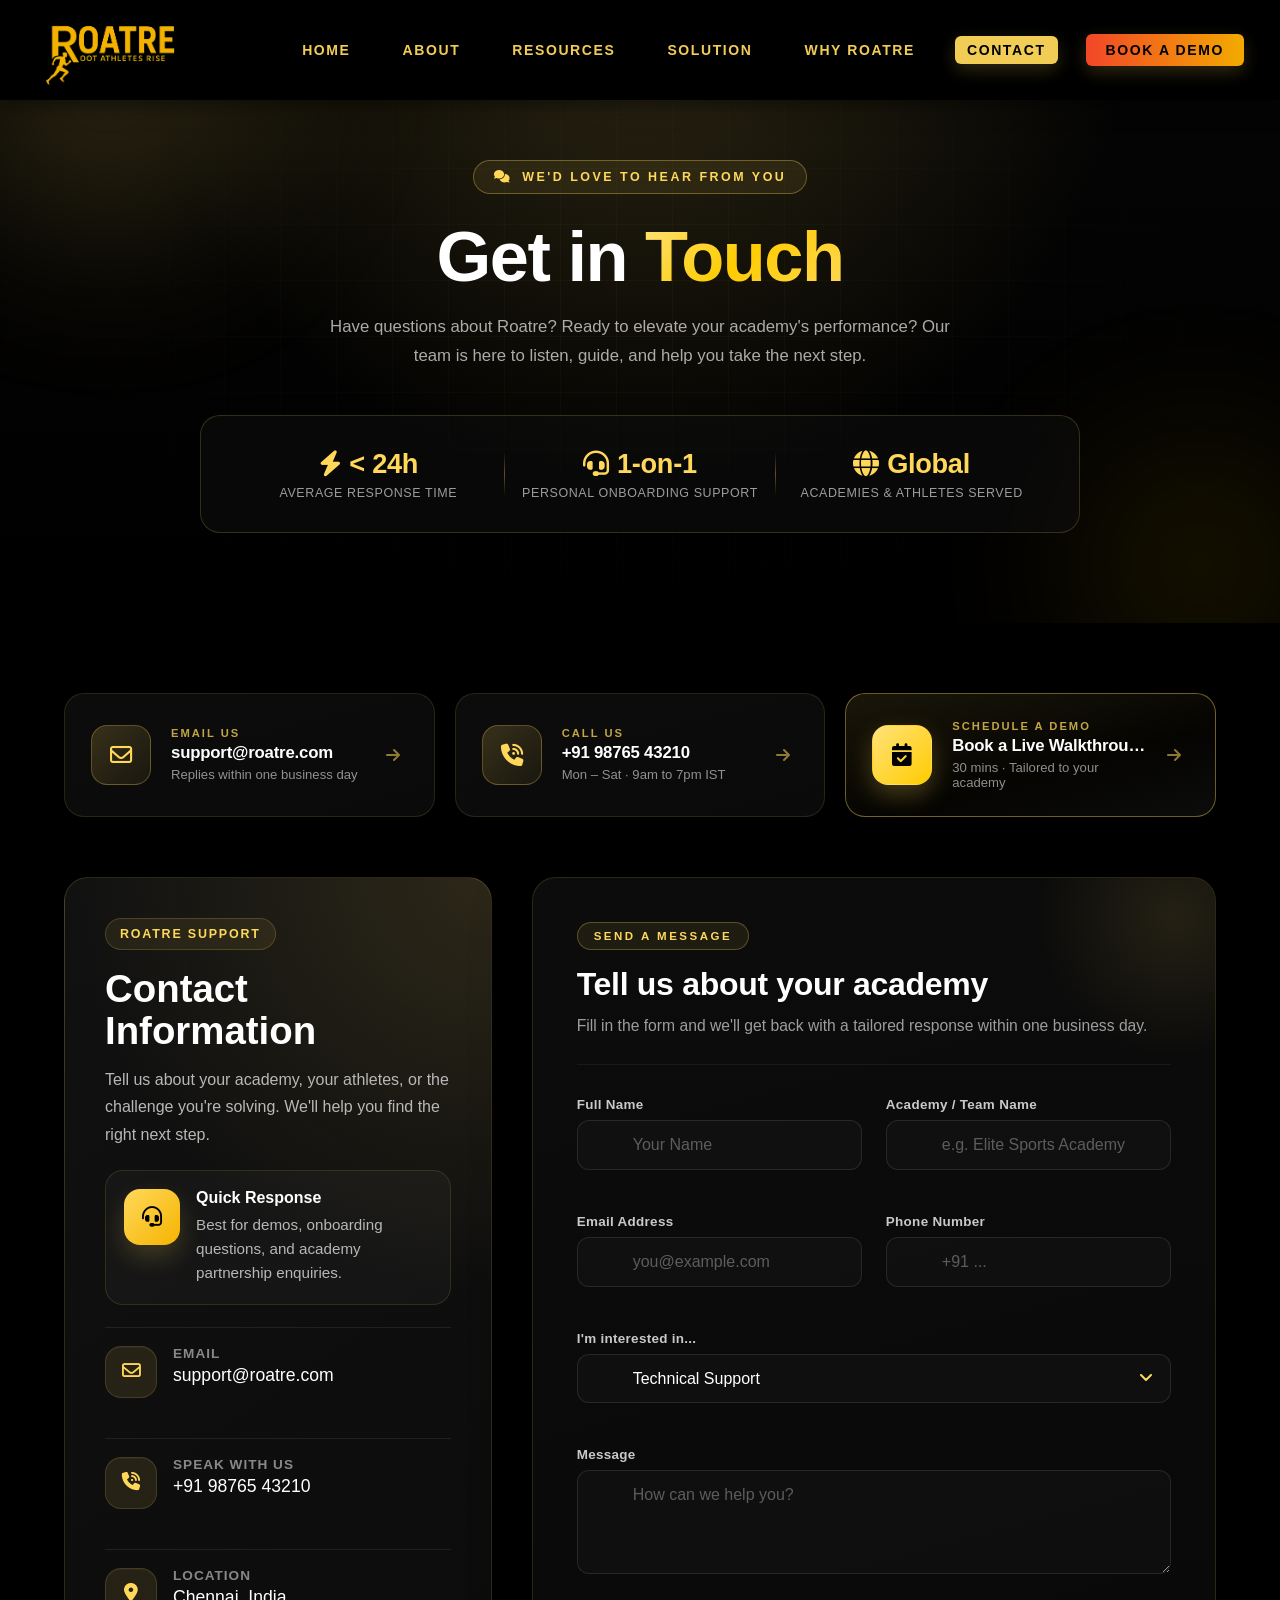
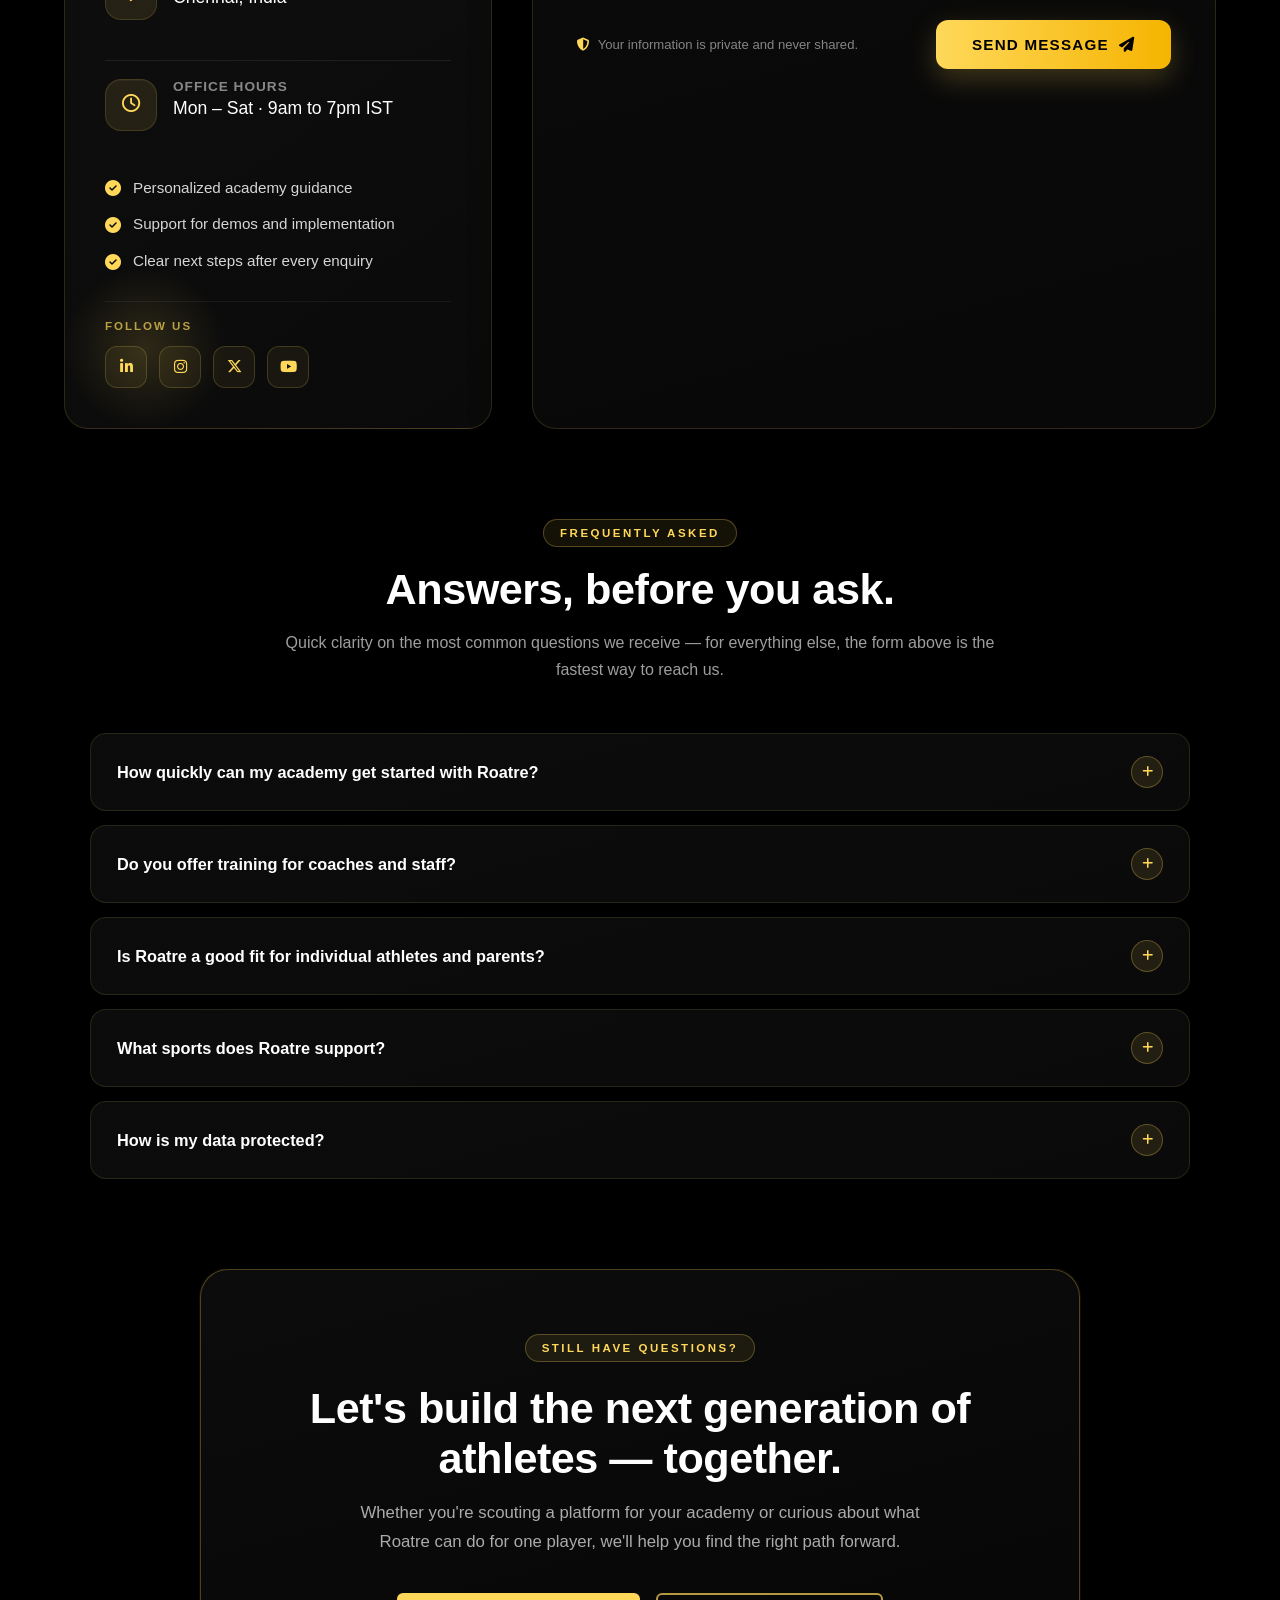
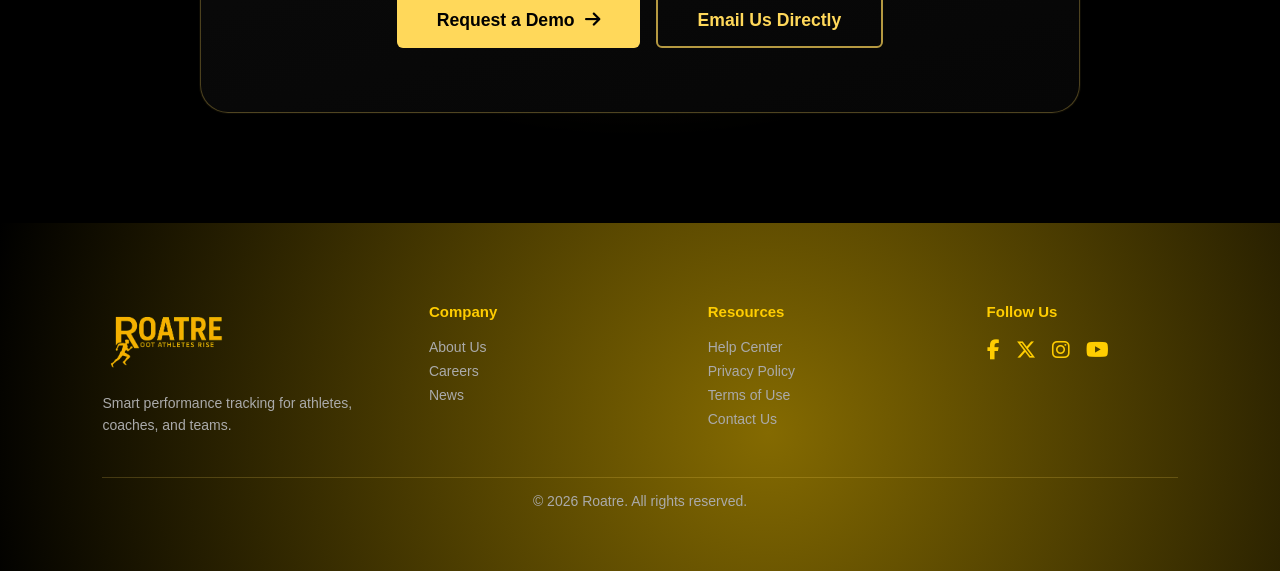
<file: contact.html>
<!doctype html>
<html lang="en">

<head>
	<meta charset="utf-8" />
	<meta name="viewport" content="width=device-width,initial-scale=1" />
	<title>Roatre - Contact Us</title>
	<link rel="stylesheet" href="style.css">
	<link rel="stylesheet" href="https://cdnjs.cloudflare.com/ajax/libs/font-awesome/6.5.0/css/all.min.css">
</head>

<body>
	<div id="site-header-placeholder"></div>

	<main class="contact-page-wrapper">
		<!-- ============ HERO ============ -->
		<section class="contact-hero">
			<div class="contact-hero-bg" aria-hidden="true">
				<span class="contact-orb contact-orb-1"></span>
				<span class="contact-orb contact-orb-2"></span>
				<div class="contact-grid-overlay"></div>
			</div>
			<div class="contact-hero-inner">
				<span class="contact-hero-eyebrow">
					<i class="fa-solid fa-comments"></i> WE'D LOVE TO HEAR FROM YOU
				</span>
				<h1>Get in <span>Touch</span></h1>
				<p>Have questions about Roatre? Ready to elevate your academy's performance?
					Our team is here to listen, guide, and help you take the next step.</p>

				<div class="contact-hero-stats">
					<div class="c-stat">
						<div class="c-stat-num"><i class="fa-solid fa-bolt"></i> &lt; 24h</div>
						<div class="c-stat-label">Average Response Time</div>
					</div>
					<div class="c-stat-divider"></div>
					<div class="c-stat">
						<div class="c-stat-num"><i class="fa-solid fa-headset"></i> 1-on-1</div>
						<div class="c-stat-label">Personal Onboarding Support</div>
					</div>
					<div class="c-stat-divider"></div>
					<div class="c-stat">
						<div class="c-stat-num"><i class="fa-solid fa-globe"></i> Global</div>
						<div class="c-stat-label">Academies & Athletes Served</div>
					</div>
				</div>
			</div>
		</section>

		<!-- ============ QUICK CONNECT CHANNELS ============ -->
		<section class="contact-channels">
			<a href="mailto:support@roatre.com" class="contact-channel">
				<div class="cc-icon"><i class="fa-regular fa-envelope"></i></div>
				<div class="cc-text">
					<span class="cc-label">EMAIL US</span>
					<strong>support@roatre.com</strong>
					<small>Replies within one business day</small>
				</div>
				<i class="fa-solid fa-arrow-right cc-arrow"></i>
			</a>
			<a href="tel:+919876543210" class="contact-channel">
				<div class="cc-icon"><i class="fa-solid fa-phone-volume"></i></div>
				<div class="cc-text">
					<span class="cc-label">CALL US</span>
					<strong>+91 98765 43210</strong>
					<small>Mon – Sat · 9am to 7pm IST</small>
				</div>
				<i class="fa-solid fa-arrow-right cc-arrow"></i>
			</a>
			<a href="demo.html" class="contact-channel contact-channel-accent">
				<div class="cc-icon"><i class="fa-solid fa-calendar-check"></i></div>
				<div class="cc-text">
					<span class="cc-label">SCHEDULE A DEMO</span>
					<strong>Book a Live Walkthrough</strong>
					<small>30 mins · Tailored to your academy</small>
				</div>
				<i class="fa-solid fa-arrow-right cc-arrow"></i>
			</a>
		</section>

		<!-- ============ MAIN CONTAINER ============ -->
		<div class="contact-container">
			<div class="contact-info-card">
				<div class="contact-info-top">
					<span class="contact-info-eyebrow">Roatre Support</span>
					<h3>Contact Information</h3>
					<p>Tell us about your academy, your athletes, or the challenge you're solving. We'll help you find
						the right next step.</p>
				</div>

				<div class="contact-highlight-card">
					<div class="contact-highlight-icon">
						<i class="fa-solid fa-headset" aria-hidden="true"></i>
					</div>
					<div>
						<strong>Quick Response</strong>
						<p>Best for demos, onboarding questions, and academy partnership enquiries.</p>
					</div>
				</div>

				<div class="info-item">
					<span class="icon"><i class="fa-regular fa-envelope" aria-hidden="true"></i></span>
					<div>
						<label>Email</label>
						<a href="mailto:support@roatre.com">support@roatre.com</a>
					</div>
				</div>

				<div class="info-item">
					<span class="icon"><i class="fa-solid fa-phone-volume" aria-hidden="true"></i></span>
					<div>
						<label>Speak With Us</label>
						<a href="tel:+919876543210">+91 98765 43210</a>
					</div>
				</div>

				<div class="info-item">
					<span class="icon"><i class="fa-solid fa-location-dot" aria-hidden="true"></i></span>
					<div>
						<label>Location</label>
						<p>Chennai, India</p>
					</div>
				</div>

				<div class="info-item">
					<span class="icon"><i class="fa-regular fa-clock" aria-hidden="true"></i></span>
					<div>
						<label>Office Hours</label>
						<p>Mon – Sat · 9am to 7pm IST</p>
					</div>
				</div>

				<div class="contact-trust-points">
					<div class="trust-point">
						<i class="fa-solid fa-circle-check" aria-hidden="true"></i>
						<span>Personalized academy guidance</span>
					</div>
					<div class="trust-point">
						<i class="fa-solid fa-circle-check" aria-hidden="true"></i>
						<span>Support for demos and implementation</span>
					</div>
					<div class="trust-point">
						<i class="fa-solid fa-circle-check" aria-hidden="true"></i>
						<span>Clear next steps after every enquiry</span>
					</div>
				</div>

				<div class="contact-social">
					<span class="contact-social-label">FOLLOW US</span>
					<div class="contact-social-links">
						<a href="#" aria-label="LinkedIn"><i class="fa-brands fa-linkedin-in"></i></a>
						<a href="#" aria-label="Instagram"><i class="fa-brands fa-instagram"></i></a>
						<a href="#" aria-label="X / Twitter"><i class="fa-brands fa-x-twitter"></i></a>
						<a href="#" aria-label="YouTube"><i class="fa-brands fa-youtube"></i></a>
					</div>
				</div>
			</div>

			<form class="contact-form-professional" id="contactForm">
				<div class="contact-form-head">
					<span class="contact-form-tag">SEND A MESSAGE</span>
					<h3>Tell us about your academy</h3>
					<p>Fill in the form and we'll get back with a tailored response within one business day.</p>
				</div>

				<div class="form-grid">
					<div class="form-group">
						<label for="name">Full Name</label>
						<input type="text" id="name" name="name" placeholder="Your Name" required>
					</div>
					<div class="form-group">
						<label for="academy">Academy / Team Name</label>
						<input type="text" id="academy" name="academy" placeholder="e.g. Elite Sports Academy">
					</div>
					<div class="form-group">
						<label for="email">Email Address</label>
						<input type="email" id="email" name="email" placeholder="you@example.com" required>
					</div>
					<div class="form-group">
						<label for="phone">Phone Number</label>
						<input type="tel" id="phone" name="phone" placeholder="+91 ..." required>
					</div>
					<div class="form-group full-width">
						<label for="subject">I'm interested in...</label>
						<select id="subject" name="subject">
							<option value="support">Technical Support</option>
							<option value="partnership">Partnership Opportunities</option>
							<option value="general">General Inquiry</option>
						</select>
					</div>
					<div class="form-group full-width">
						<label for="message">Message</label>
						<textarea id="message" name="message" rows="4"
							placeholder="How can we help you?"></textarea>
					</div>
				</div>

				<div class="contact-form-footer">
					<small><i class="fa-solid fa-shield-halved"></i> Your information is private and never shared.</small>
					<button type="submit" class="submit-btn">
						<span>Send Message</span>
						<i class="fa-solid fa-paper-plane"></i>
					</button>
				</div>
			</form>
		</div>

		<!-- ============ FAQ ============ -->
		<section class="contact-faq">
			<div class="contact-faq-head">
				<span class="contact-faq-tag">FREQUENTLY ASKED</span>
				<h2>Answers, before you ask.</h2>
				<p>Quick clarity on the most common questions we receive — for everything else, the form above is the fastest way to reach us.</p>
			</div>
			<div class="contact-faq-list">
				<details class="contact-faq-item">
					<summary>
						<span>How quickly can my academy get started with Roatre?</span>
						<i class="fa-solid fa-plus"></i>
					</summary>
					<p>Most academies are onboarded within a week. After your first demo we set up a tailored workspace
						with your teams, players, and reporting templates ready to go.</p>
				</details>
				<details class="contact-faq-item">
					<summary>
						<span>Do you offer training for coaches and staff?</span>
						<i class="fa-solid fa-plus"></i>
					</summary>
					<p>Yes — every plan includes hands-on onboarding sessions, structured training material, and ongoing
						support so your team uses Roatre confidently from day one.</p>
				</details>
				<details class="contact-faq-item">
					<summary>
						<span>Is Roatre a good fit for individual athletes and parents?</span>
						<i class="fa-solid fa-plus"></i>
					</summary>
					<p>Absolutely. Roatre is built for the entire development ecosystem — athletes get clear performance
						visibility, and parents stay connected to the journey through transparent reports.</p>
				</details>
				<details class="contact-faq-item">
					<summary>
						<span>What sports does Roatre support?</span>
						<i class="fa-solid fa-plus"></i>
					</summary>
					<p>Roatre is sport-agnostic by design. Our analysis frameworks adapt to football, cricket, basketball,
						tennis, and more. Reach out and we'll walk you through what's already configured for your sport.</p>
				</details>
				<details class="contact-faq-item">
					<summary>
						<span>How is my data protected?</span>
						<i class="fa-solid fa-plus"></i>
					</summary>
					<p>Player and academy data is private by default, hosted securely, and only visible to authorized
						users in your organization. We're happy to share a full security overview on request.</p>
				</details>
			</div>
		</section>

		<!-- ============ FINAL CTA ============ -->
		<section class="contact-final-cta">
			<div class="contact-final-cta-inner">
				<span class="contact-final-cta-tag">STILL HAVE QUESTIONS?</span>
				<h2>Let's build the next generation of athletes — together.</h2>
				<p>Whether you're scouting a platform for your academy or curious about what Roatre can do for one
					player, we'll help you find the right path forward.</p>
				<div class="contact-final-cta-buttons">
					<a href="demo.html" class="btn-primary">
						Request a Demo <i class="fa-solid fa-arrow-right"></i>
					</a>
					<a href="mailto:support@roatre.com" class="btn-secondary">
						Email Us Directly
					</a>
				</div>
			</div>
		</section>
	</main>

	<div id="site-footer-placeholder"></div>
	<script src="script.js?v=3"></script>
</body>

</html>
</file>
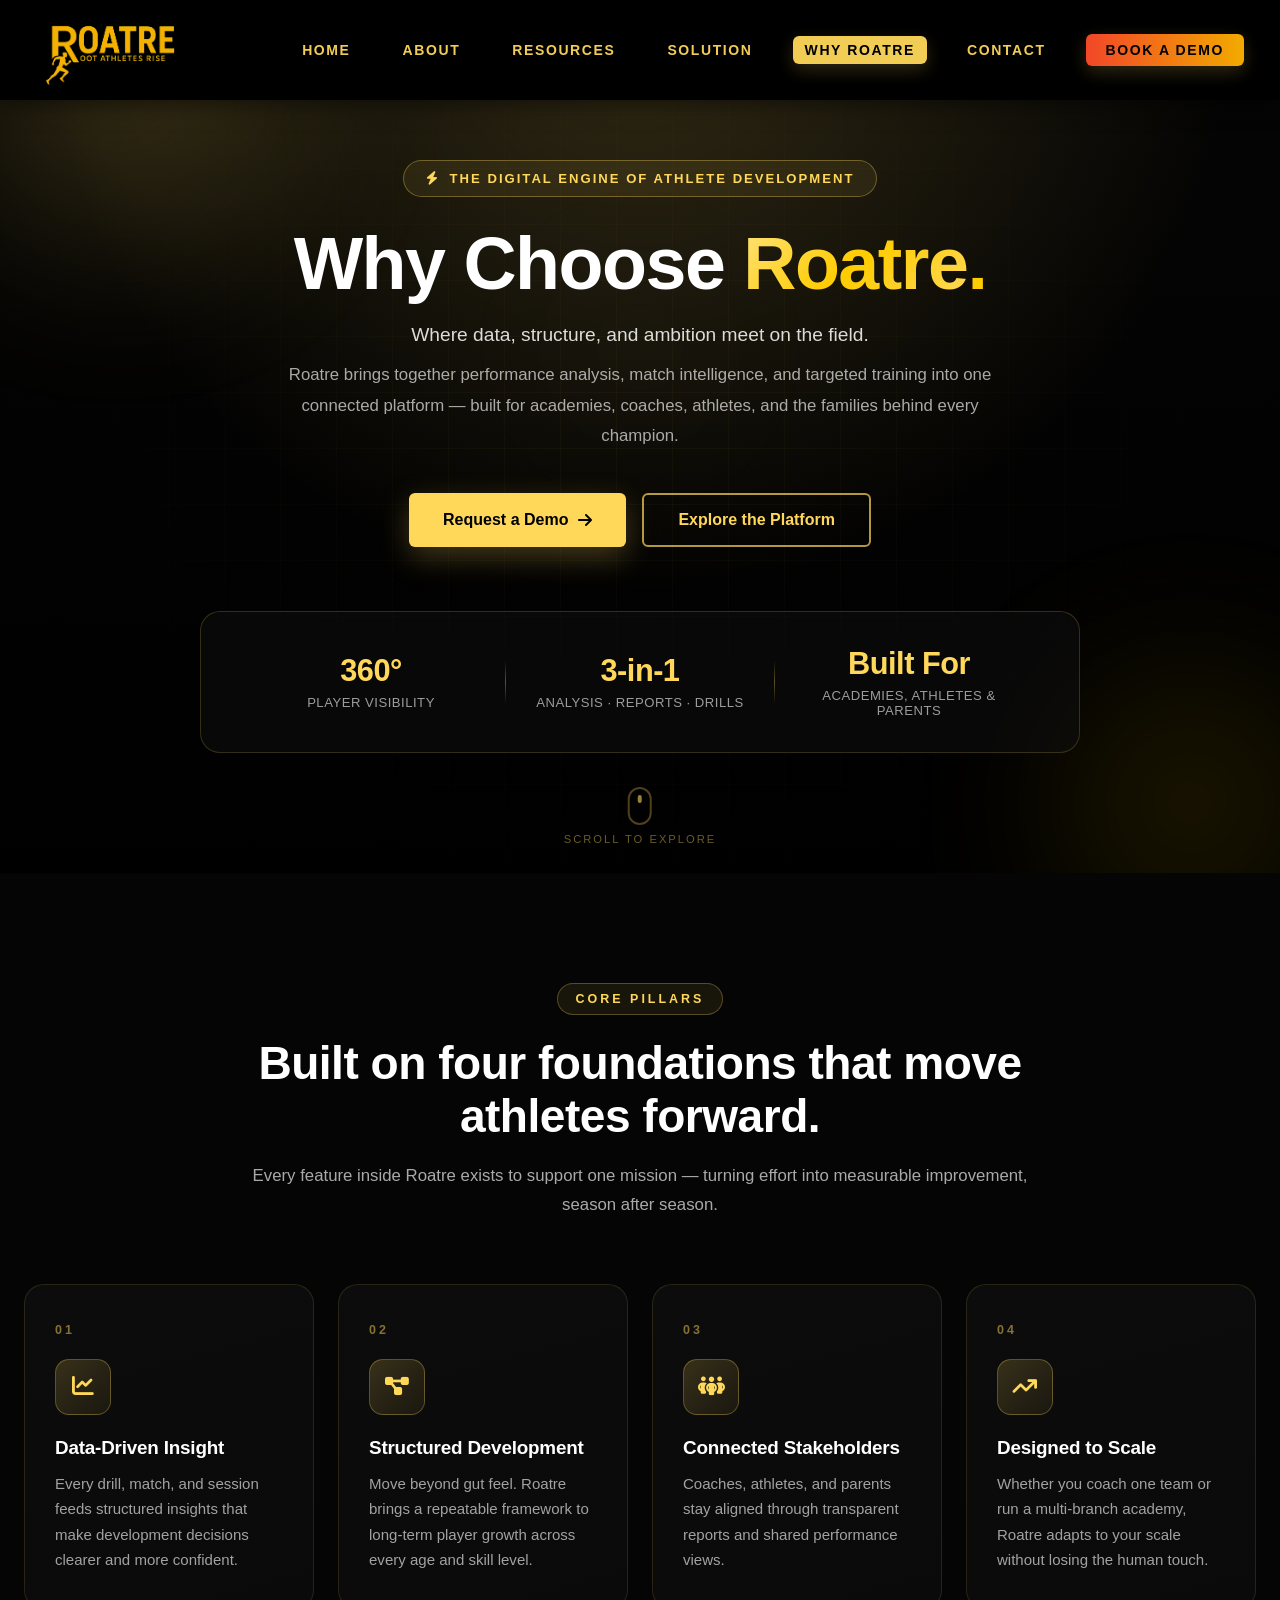
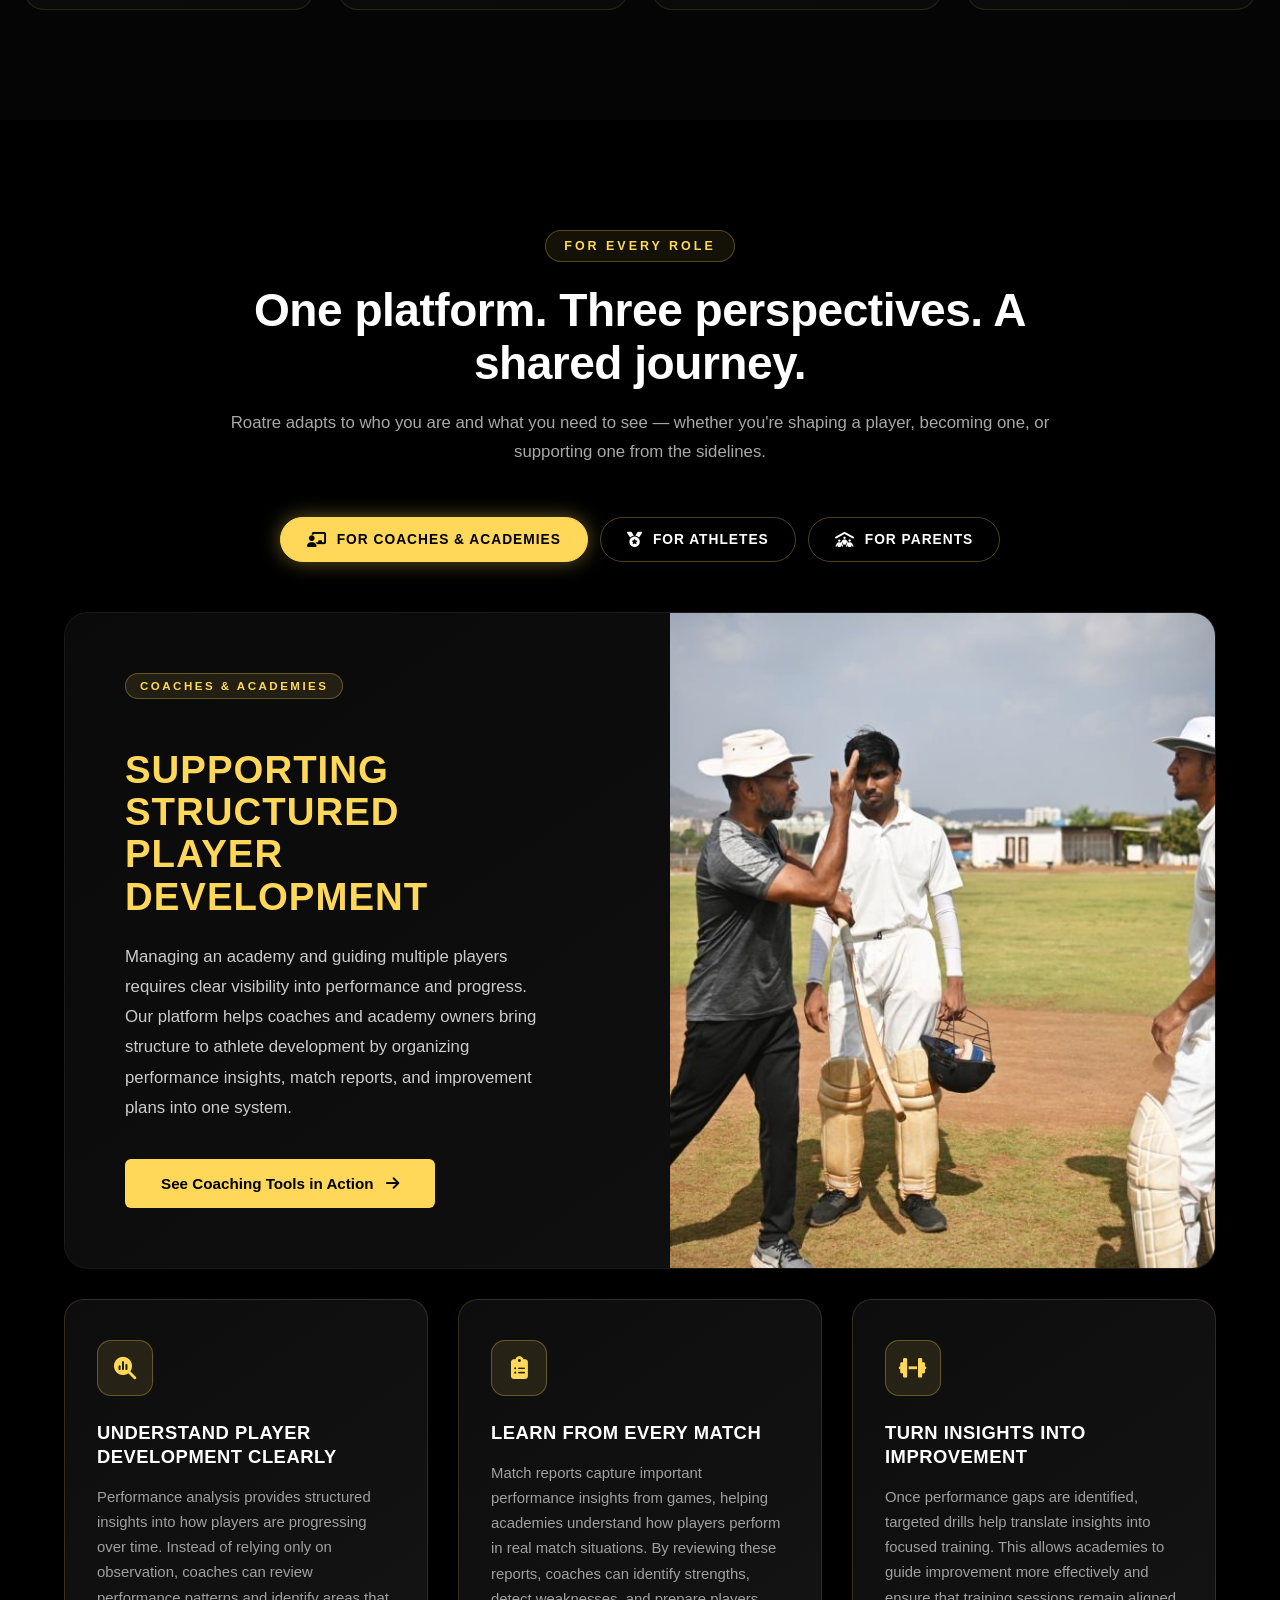
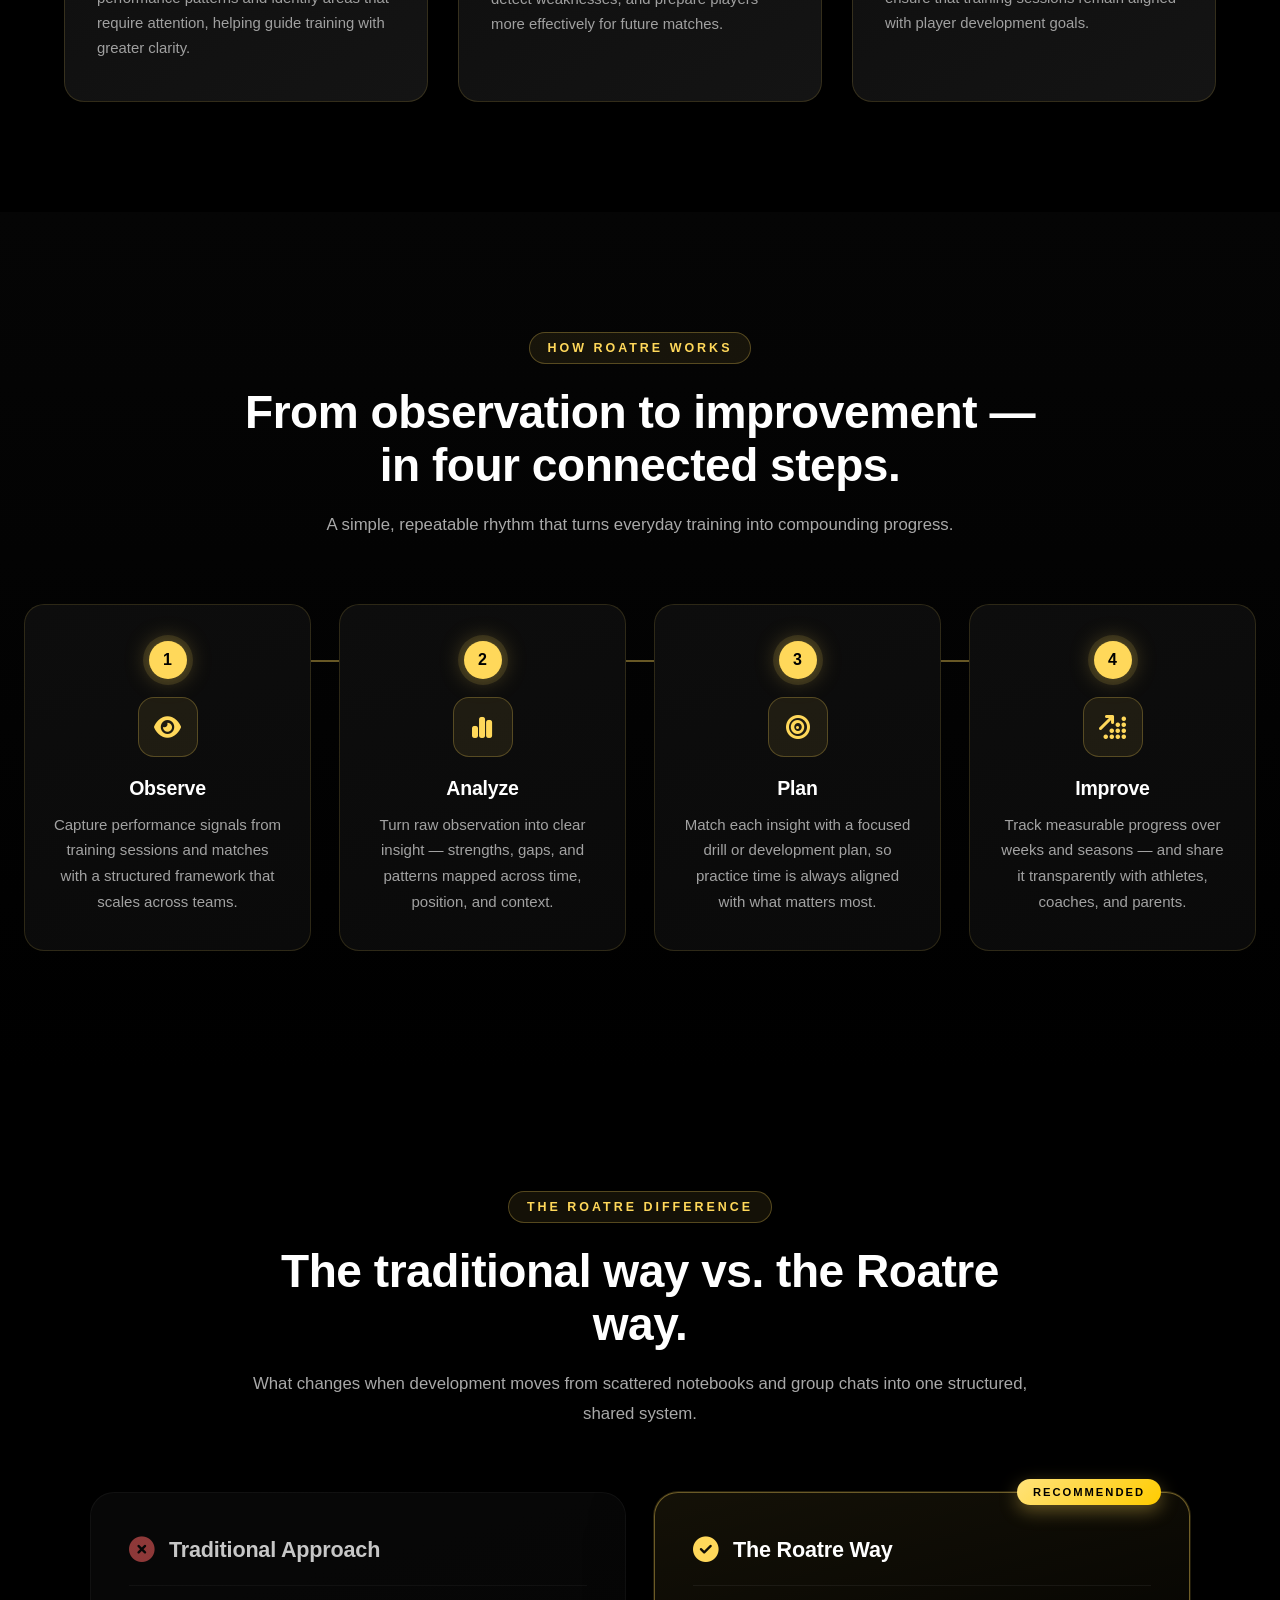
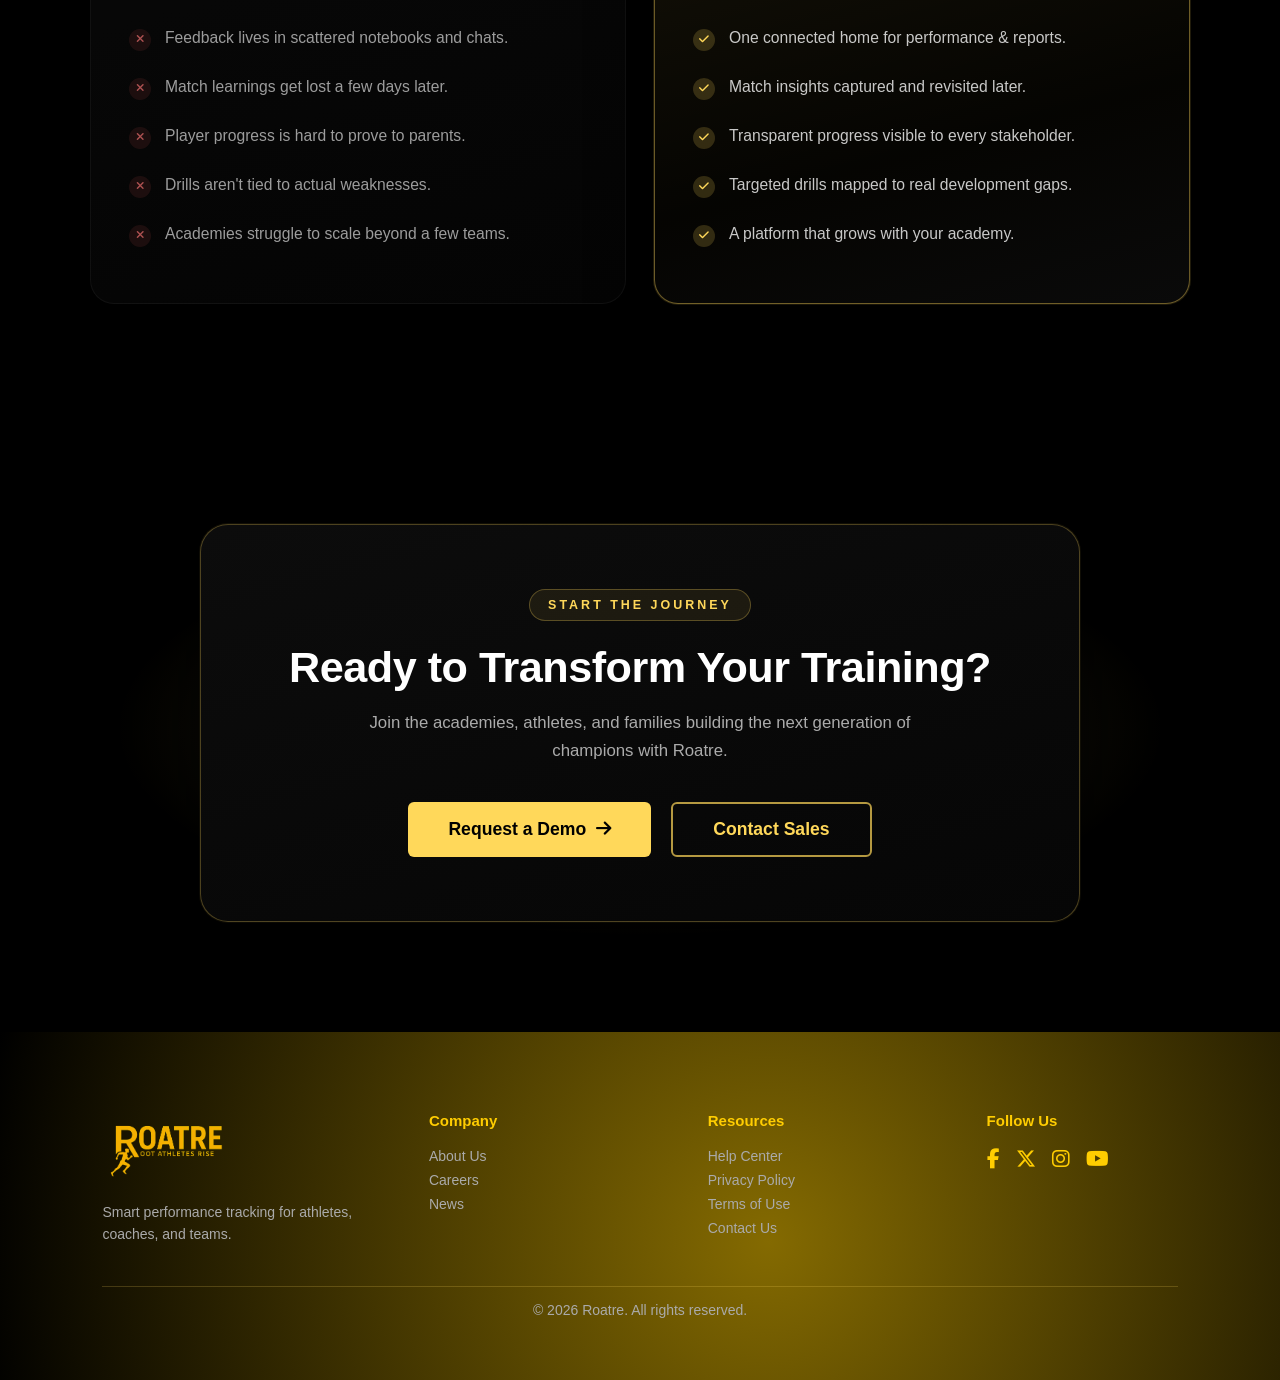
<file: roatre.html>
<!doctype html>
<html lang="en">

<head>
	<meta charset="utf-8" />
	<meta name="viewport" content="width=device-width,initial-scale=1" />
	<title>Roatre - Why Roatre</title>
	<link rel="stylesheet" href="style.css">
	<link rel="stylesheet" href="https://cdnjs.cloudflare.com/ajax/libs/font-awesome/6.5.0/css/all.min.css">
</head>

<body class="about-page">
	<div id="site-header-placeholder"></div>
	<main>
		<!-- ============ HERO SECTION ============ -->
		<section class="why-hero">
			<div class="why-hero-bg" aria-hidden="true">
				<span class="why-orb why-orb-1"></span>
				<span class="why-orb why-orb-2"></span>
				<span class="why-orb why-orb-3"></span>
				<div class="why-grid-overlay"></div>
			</div>
			<div class="why-hero-content">
				<span class="why-eyebrow">
					<i class="fa-solid fa-bolt"></i> The Digital Engine of Athlete Development
				</span>
				<h1>Why Choose <span class="highlight">Roatre</span><span class="highlight-dot">.</span></h1>
				<p class="hero-subtitle">Where data, structure, and ambition meet on the field.</p>
				<p class="hero-description">Roatre brings together performance analysis, match intelligence,
					and targeted training into one connected platform — built for academies, coaches,
					athletes, and the families behind every champion.</p>

				<div class="why-hero-actions">
					<a href="demo.html" class="btn-primary why-hero-cta-primary">
						Request a Demo <i class="fa-solid fa-arrow-right"></i>
					</a>
					<a href="#tab-coaches" class="btn-secondary why-hero-cta-secondary">
						Explore the Platform
					</a>
				</div>

				<div class="why-hero-stats" role="list">
					<div class="why-stat" role="listitem">
						<div class="why-stat-num">360°</div>
						<div class="why-stat-label">Player Visibility</div>
					</div>
					<div class="why-stat-divider"></div>
					<div class="why-stat" role="listitem">
						<div class="why-stat-num">3-in-1</div>
						<div class="why-stat-label">Analysis · Reports · Drills</div>
					</div>
					<div class="why-stat-divider"></div>
					<div class="why-stat" role="listitem">
						<div class="why-stat-num">Built For</div>
						<div class="why-stat-label">Academies, Athletes & Parents</div>
					</div>
				</div>
			</div>
			<div class="why-hero-scroll" aria-hidden="true">
				<span></span>
				<small>Scroll to explore</small>
			</div>
		</section>

		<!-- ============ CORE PILLARS ============ -->
		<section class="why-pillars">
			<div class="why-section-head">
				<span class="why-section-tag">CORE PILLARS</span>
				<h2>Built on four foundations that move athletes forward.</h2>
				<p>Every feature inside Roatre exists to support one mission — turning effort into measurable
					improvement, season after season.</p>
			</div>
			<div class="why-pillars-grid">
				<article class="why-pillar">
					<div class="why-pillar-num">01</div>
					<div class="why-pillar-icon"><i class="fa-solid fa-chart-line"></i></div>
					<h3>Data-Driven Insight</h3>
					<p>Every drill, match, and session feeds structured insights that make development
						decisions clearer and more confident.</p>
				</article>
				<article class="why-pillar">
					<div class="why-pillar-num">02</div>
					<div class="why-pillar-icon"><i class="fa-solid fa-diagram-project"></i></div>
					<h3>Structured Development</h3>
					<p>Move beyond gut feel. Roatre brings a repeatable framework to long-term player
						growth across every age and skill level.</p>
				</article>
				<article class="why-pillar">
					<div class="why-pillar-num">03</div>
					<div class="why-pillar-icon"><i class="fa-solid fa-people-group"></i></div>
					<h3>Connected Stakeholders</h3>
					<p>Coaches, athletes, and parents stay aligned through transparent reports and
					shared performance views.</p>
				</article>
				<article class="why-pillar">
					<div class="why-pillar-num">04</div>
					<div class="why-pillar-icon"><i class="fa-solid fa-arrow-trend-up"></i></div>
					<h3>Designed to Scale</h3>
					<p>Whether you coach one team or run a multi-branch academy, Roatre adapts to your
						scale without losing the human touch.</p>
				</article>
			</div>
		</section>

		<!-- ============ PERSONA TABS SECTION ============ -->
		<section class="persona-tabs-section">
			<div class="why-section-head">
				<span class="why-section-tag">FOR EVERY ROLE</span>
				<h2>One platform. Three perspectives. A shared journey.</h2>
				<p>Roatre adapts to who you are and what you need to see — whether you're shaping
					a player, becoming one, or supporting one from the sidelines.</p>
			</div>

			<div class="persona-tabs">
				<button class="persona-tab active" data-target="tab-coaches">
					<i class="fa-solid fa-chalkboard-user"></i>
					<span>For Coaches &amp; Academies</span>
				</button>
				<button class="persona-tab" data-target="tab-athletes">
					<i class="fa-solid fa-medal"></i>
					<span>For Athletes</span>
				</button>
				<button class="persona-tab" data-target="tab-parents">
					<i class="fa-solid fa-people-roof"></i>
					<span>For Parents</span>
				</button>
			</div>

			<!-- Coaches Panel -->
			<div class="persona-panel active" id="tab-coaches">
				<div class="persona-top">
					<div class="persona-text">
						<span class="persona-text-tag">COACHES &amp; ACADEMIES</span>
						<h2>Supporting Structured Player Development</h2>
						<p>Managing an academy and guiding multiple players requires clear visibility into performance
							and progress. Our platform helps coaches and academy owners bring structure to athlete
							development by organizing performance insights, match reports, and improvement plans into
							one system.</p>
						<a href="demo.html" class="btn-primary persona-cta">See Coaching Tools in Action <i
								class="fa-solid fa-arrow-right"></i></a>
					</div>
					<div class="persona-image">
						<img src="assets/service-coaches.jpeg" alt="Coaches Dashboard" />
					</div>
				</div>
				<div class="persona-bottom">
					<div class="persona-feature">
						<div class="pf-icon"><i class="fa-solid fa-magnifying-glass-chart"></i></div>
						<h4>Understand Player Development Clearly</h4>
						<p>Performance analysis provides structured insights into how players are progressing over time.
							Instead of relying only on observation, coaches can review performance patterns and identify
							areas that require attention, helping guide training with greater clarity.</p>
					</div>
					<div class="persona-feature">
						<div class="pf-icon"><i class="fa-solid fa-clipboard-list"></i></div>
						<h4>Learn From Every Match</h4>
						<p>Match reports capture important performance insights from games, helping academies understand
							how players perform in real match situations. By reviewing these reports, coaches can
							identify strengths, detect weaknesses, and prepare players more effectively for future
							matches.</p>
					</div>
					<div class="persona-feature">
						<div class="pf-icon"><i class="fa-solid fa-dumbbell"></i></div>
						<h4>Turn Insights Into Improvement</h4>
						<p>Once performance gaps are identified, targeted drills help translate insights into focused
							training. This allows academies to guide improvement more effectively and ensure that
							training sessions remain aligned with player development goals.</p>
					</div>
				</div>
			</div>

			<!-- Athletes Panel -->
			<div class="persona-panel" id="tab-athletes">
				<div class="persona-top">
					<div class="persona-text">
						<span class="persona-text-tag">ATHLETES</span>
						<h2>Helping Athletes Improve With Clarity</h2>
						<p>Athlete development becomes more effective when players clearly understand their performance
							and the areas they need to improve. Our platform helps athletes gain better visibility into
							their progress and provides structured guidance for continuous improvement.</p>
						<a href="demo.html" class="btn-primary persona-cta">See Athlete Tools in Action <i
								class="fa-solid fa-arrow-right"></i></a>
					</div>
					<div class="persona-image">
						<img src="assets/service-athletes.jpg" alt="Athlete Dashboard" />
					</div>
				</div>
				<div class="persona-bottom">
					<div class="persona-feature">
						<div class="pf-icon"><i class="fa-solid fa-chart-line"></i></div>
						<h4>Understand Your Performance</h4>
						<p>Performance insights help athletes see how they are developing over time. By reviewing
							structured feedback and reports, players can better understand their strengths and recognize
							areas that need improvement.</p>
					</div>
					<div class="persona-feature">
						<div class="pf-icon"><i class="fa-solid fa-clipboard-check"></i></div>
						<h4>Learn From Match Performance</h4>
						<p>Match reports help athletes reflect on their performance in real game situations. By
							understanding how they performed during matches, players can identify patterns, learn from
							mistakes, and prepare better for future competitions.</p>
					</div>
					<div class="persona-feature">
						<div class="pf-icon"><i class="fa-solid fa-running"></i></div>
						<h4>Improve With Focused Training</h4>
						<p>Targeted drills provide clear direction on what skills need improvement. By focusing on
							specific development areas, athletes can train with greater purpose and build stronger
							performance over time.</p>
					</div>
				</div>
			</div>

			<!-- Parents Panel -->
			<div class="persona-panel" id="tab-parents">
				<div class="persona-top">
					<div class="persona-text">
						<span class="persona-text-tag">PARENTS</span>
						<h2>Visibility Into Your Child's Development</h2>
						<p>Parents play an important role in supporting their child's sporting journey. Our platform
							provides better visibility into how athletes are participating, improving, and progressing
							over time.</p>
						<a href="demo.html" class="btn-primary persona-cta">See Parent Tools in Action <i
								class="fa-solid fa-arrow-right"></i></a>
					</div>
					<div class="persona-image">
						<img src="assets/parents.jpg" alt="Parent Dashboard" />
					</div>
				</div>
				<div class="persona-bottom">
					<div class="persona-feature">
						<div class="pf-icon"><i class="fa-solid fa-chart-pie"></i></div>
						<h4>Understand Progress Clearly</h4>
						<p>Structured reports help parents see how their child is developing through training and
							matches. Instead of relying only on occasional feedback, parents gain a clearer
							understanding of performance and progress.</p>
					</div>
					<div class="persona-feature">
						<div class="pf-icon"><i class="fa-solid fa-eye"></i></div>
						<h4>Stay Connected to the Journey</h4>
						<p>Performance insights and match reports provide a transparent view of the athlete's
							development journey. This helps parents stay informed and better support their child's
							growth in sports.</p>
					</div>
					<div class="persona-feature">
						<div class="pf-icon"><i class="fa-solid fa-seedling"></i></div>
						<h4>Supporting Long-Term Development</h4>
						<p>By combining insights from performance analysis, match reports, and improvement-focused
							drills, the platform helps create a structured development environment that supports
							long-term athlete growth.</p>
					</div>
				</div>
			</div>
		</section>

		<!-- ============ HOW IT WORKS ============ -->
		<section class="why-process">
			<div class="why-section-head">
				<span class="why-section-tag">HOW ROATRE WORKS</span>
				<h2>From observation to improvement — in four connected steps.</h2>
				<p>A simple, repeatable rhythm that turns everyday training into compounding progress.</p>
			</div>
			<div class="why-process-track">
				<div class="why-process-line" aria-hidden="true"></div>
				<article class="why-step">
					<div class="why-step-num">1</div>
					<div class="why-step-icon"><i class="fa-solid fa-eye"></i></div>
					<h3>Observe</h3>
					<p>Capture performance signals from training sessions and matches with a structured
						framework that scales across teams.</p>
				</article>
				<article class="why-step">
					<div class="why-step-num">2</div>
					<div class="why-step-icon"><i class="fa-solid fa-chart-simple"></i></div>
					<h3>Analyze</h3>
					<p>Turn raw observation into clear insight — strengths, gaps, and patterns mapped
						across time, position, and context.</p>
				</article>
				<article class="why-step">
					<div class="why-step-num">3</div>
					<div class="why-step-icon"><i class="fa-solid fa-bullseye"></i></div>
					<h3>Plan</h3>
					<p>Match each insight with a focused drill or development plan, so practice
						time is always aligned with what matters most.</p>
				</article>
				<article class="why-step">
					<div class="why-step-num">4</div>
					<div class="why-step-icon"><i class="fa-solid fa-arrow-up-right-dots"></i></div>
					<h3>Improve</h3>
					<p>Track measurable progress over weeks and seasons — and share it transparently with
						athletes, coaches, and parents.</p>
				</article>
			</div>
		</section>

		<!-- ============ COMPARISON ============ -->
		<section class="why-compare">
			<div class="why-section-head">
				<span class="why-section-tag">THE ROATRE DIFFERENCE</span>
				<h2>The traditional way vs. the Roatre way.</h2>
				<p>What changes when development moves from scattered notebooks and group chats into
					one structured, shared system.</p>
			</div>
			<div class="why-compare-grid">
				<div class="why-compare-col why-compare-old">
					<div class="why-compare-head">
						<i class="fa-solid fa-circle-xmark"></i>
						<h3>Traditional Approach</h3>
					</div>
					<ul>
						<li><i class="fa-solid fa-xmark"></i> Feedback lives in scattered notebooks and chats.</li>
						<li><i class="fa-solid fa-xmark"></i> Match learnings get lost a few days later.</li>
						<li><i class="fa-solid fa-xmark"></i> Player progress is hard to prove to parents.</li>
						<li><i class="fa-solid fa-xmark"></i> Drills aren't tied to actual weaknesses.</li>
						<li><i class="fa-solid fa-xmark"></i> Academies struggle to scale beyond a few teams.</li>
					</ul>
				</div>
				<div class="why-compare-col why-compare-new">
					<div class="why-compare-badge">RECOMMENDED</div>
					<div class="why-compare-head">
						<i class="fa-solid fa-circle-check"></i>
						<h3>The Roatre Way</h3>
					</div>
					<ul>
						<li><i class="fa-solid fa-check"></i> One connected home for performance &amp; reports.</li>
						<li><i class="fa-solid fa-check"></i> Match insights captured and revisited later.</li>
						<li><i class="fa-solid fa-check"></i> Transparent progress visible to every stakeholder.</li>
						<li><i class="fa-solid fa-check"></i> Targeted drills mapped to real development gaps.</li>
						<li><i class="fa-solid fa-check"></i> A platform that grows with your academy.</li>
					</ul>
				</div>
			</div>
		</section>

		<!-- ============ CTA SECTION ============ -->
		<section class="why-cta">
			<div class="why-cta-inner">
				<span class="why-section-tag why-cta-tag">START THE JOURNEY</span>
				<h2>Ready to Transform Your Training?</h2>
				<p>Join the academies, athletes, and families building the next generation of champions
					with Roatre.</p>
				<div class="cta-buttons">
					<a href="demo.html" class="btn-primary">Request a Demo <i class="fa-solid fa-arrow-right"></i></a>
					<a href="contact.html" class="btn-secondary">Contact Sales</a>
				</div>
			</div>
		</section>
	</main>
	<div id="site-footer-placeholder"></div>

	<script src="script.js?v=3"></script>
</body>

</html>
</file>
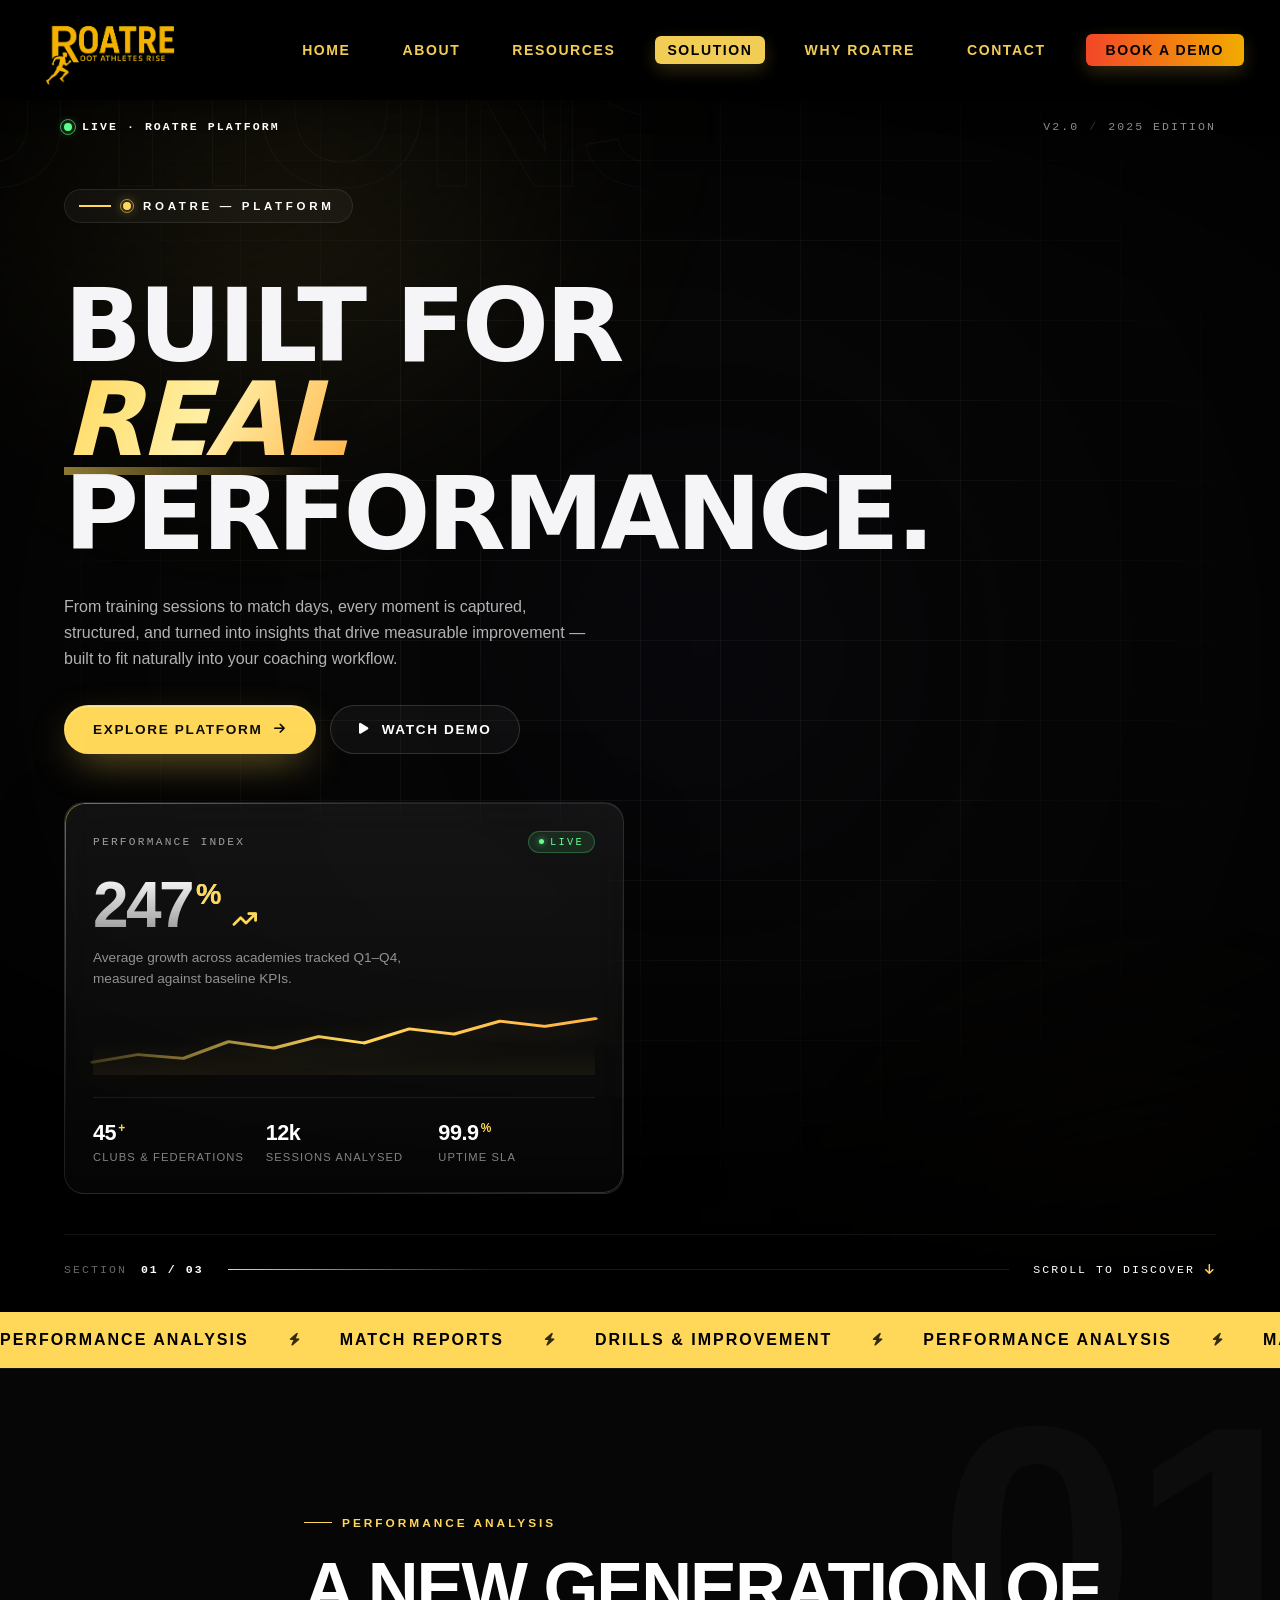
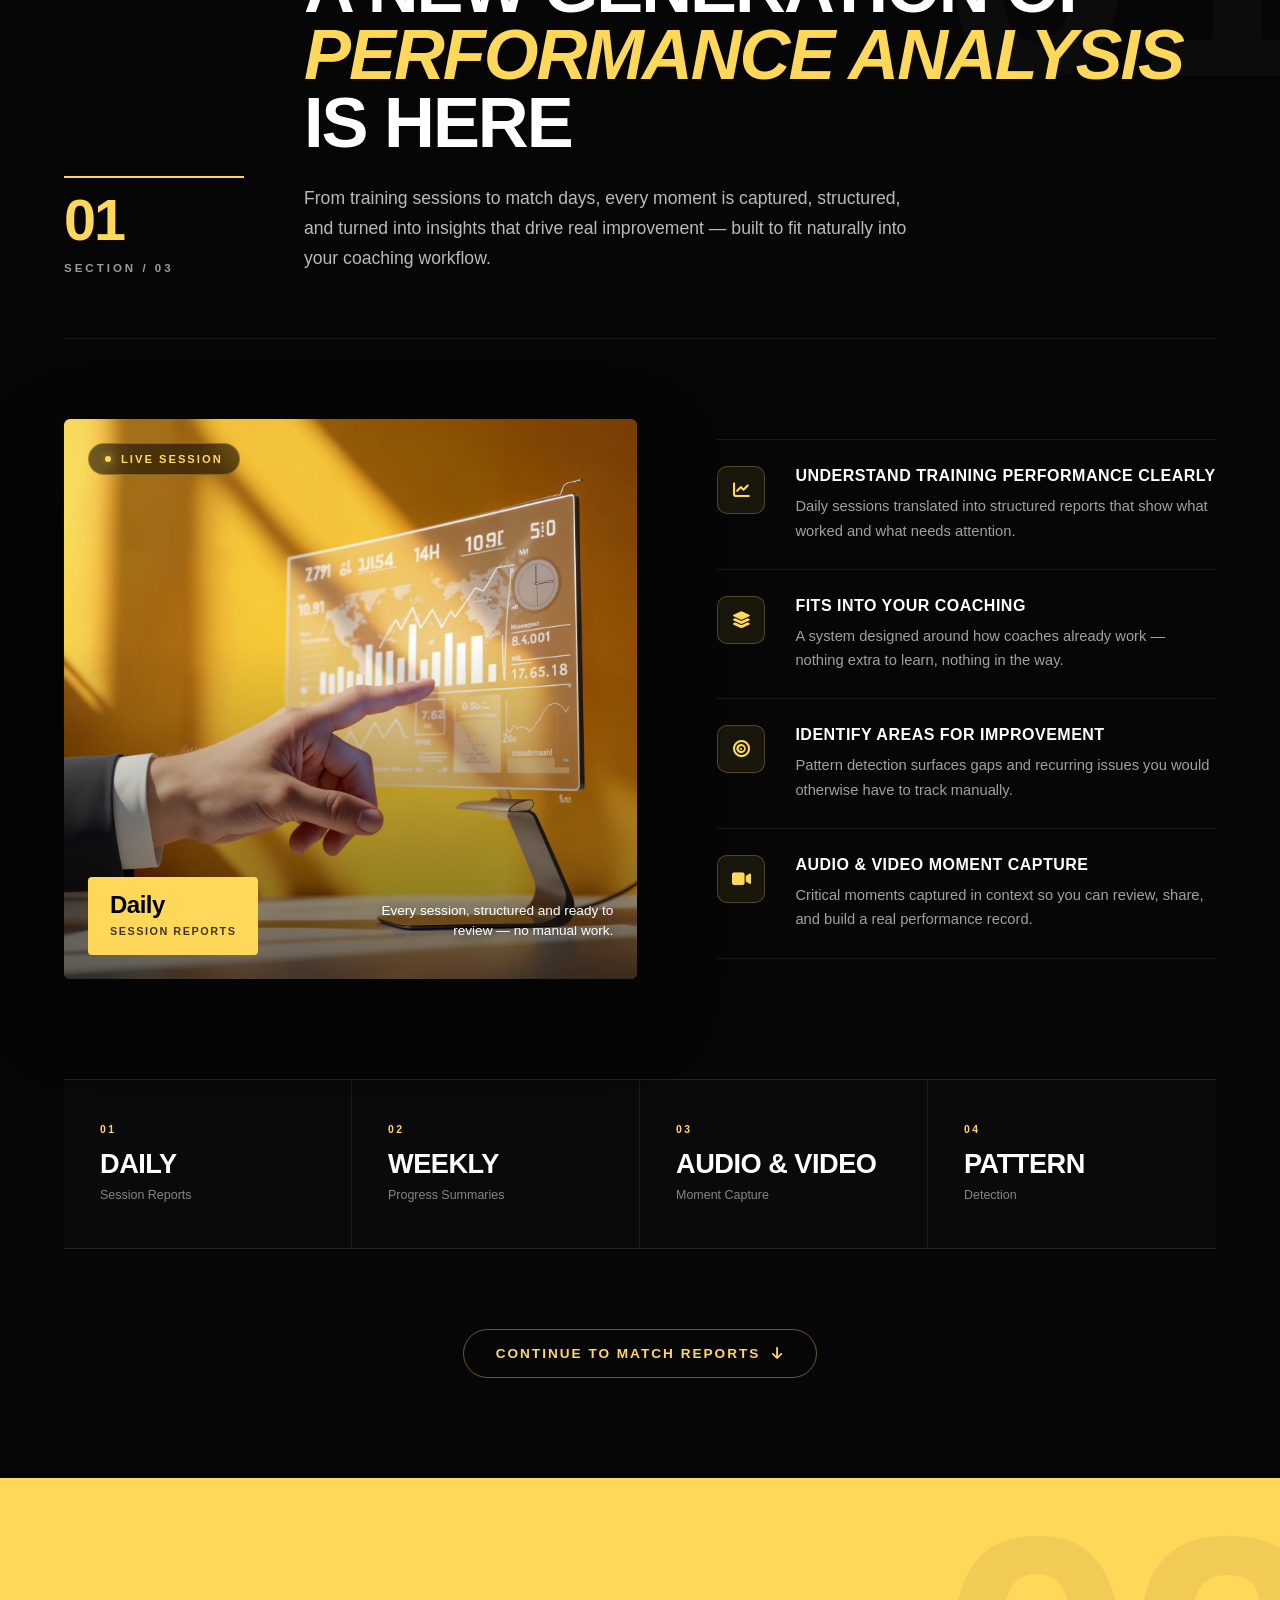
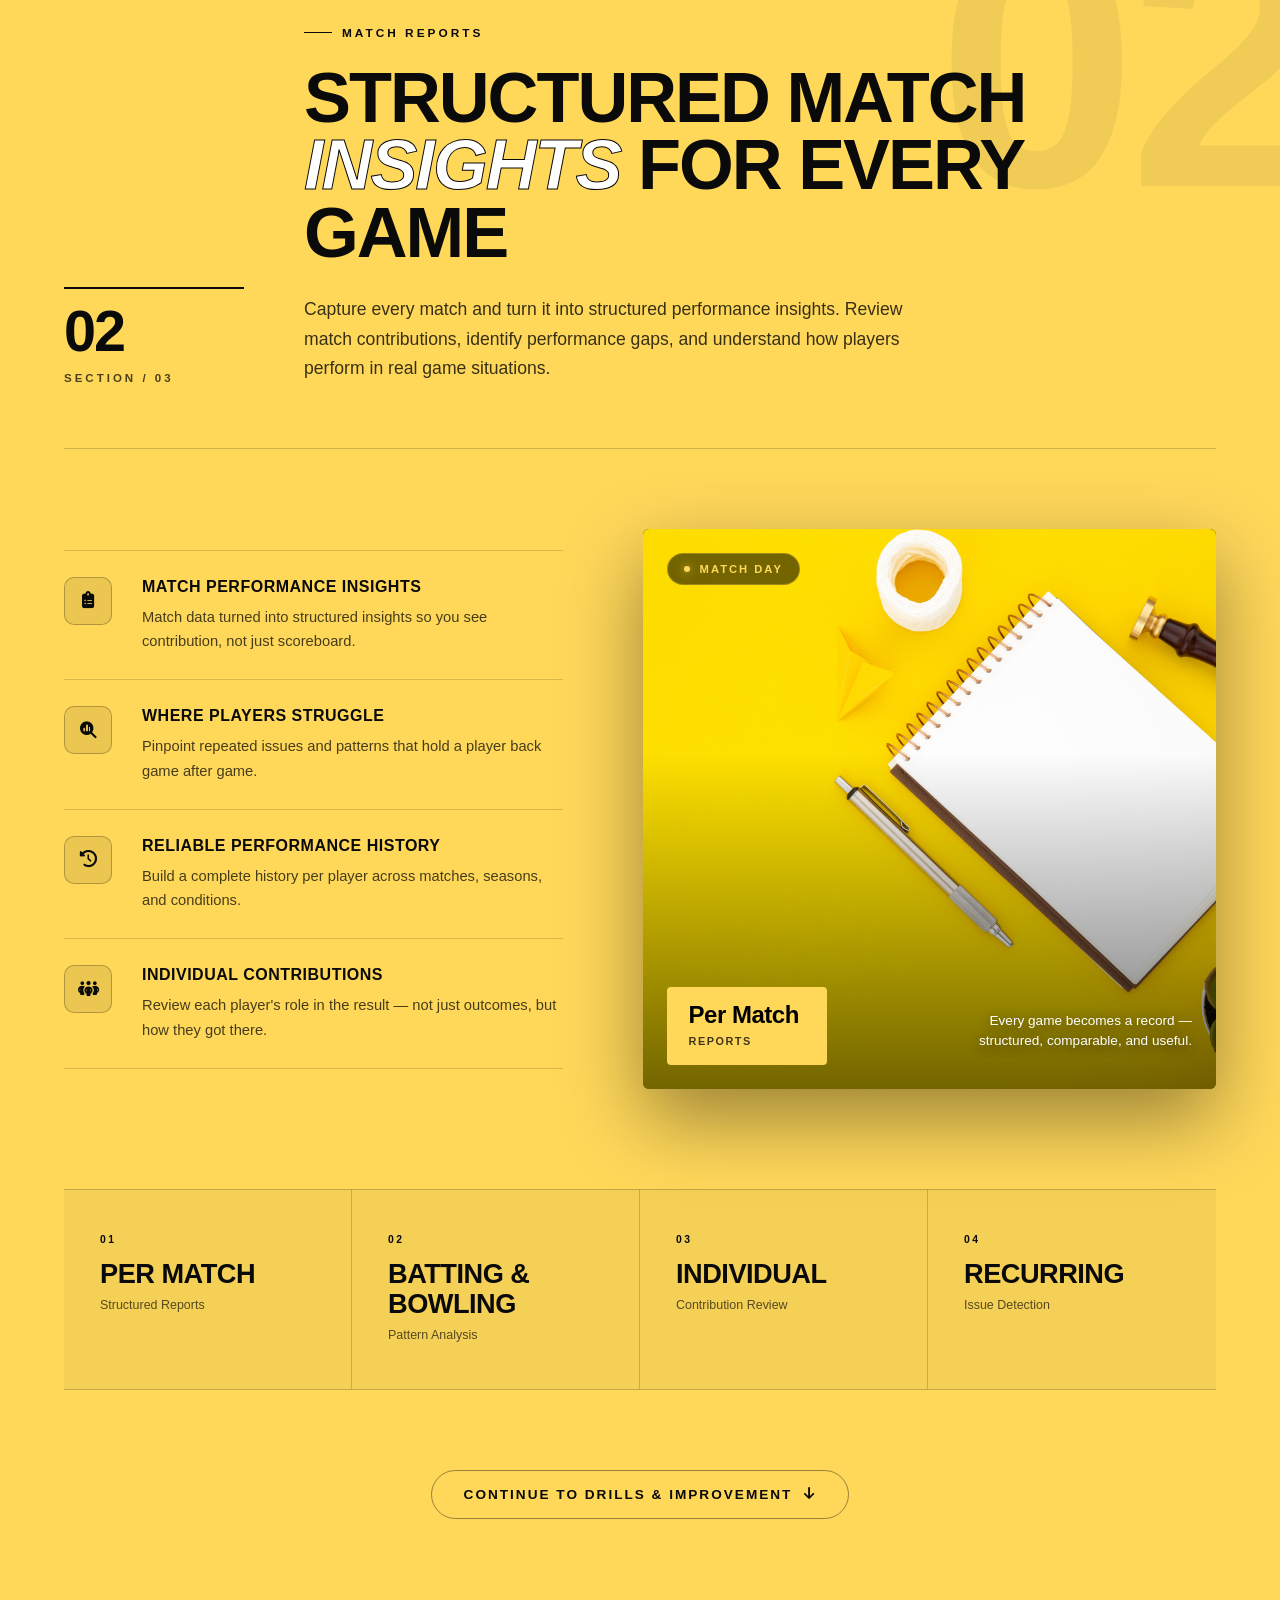
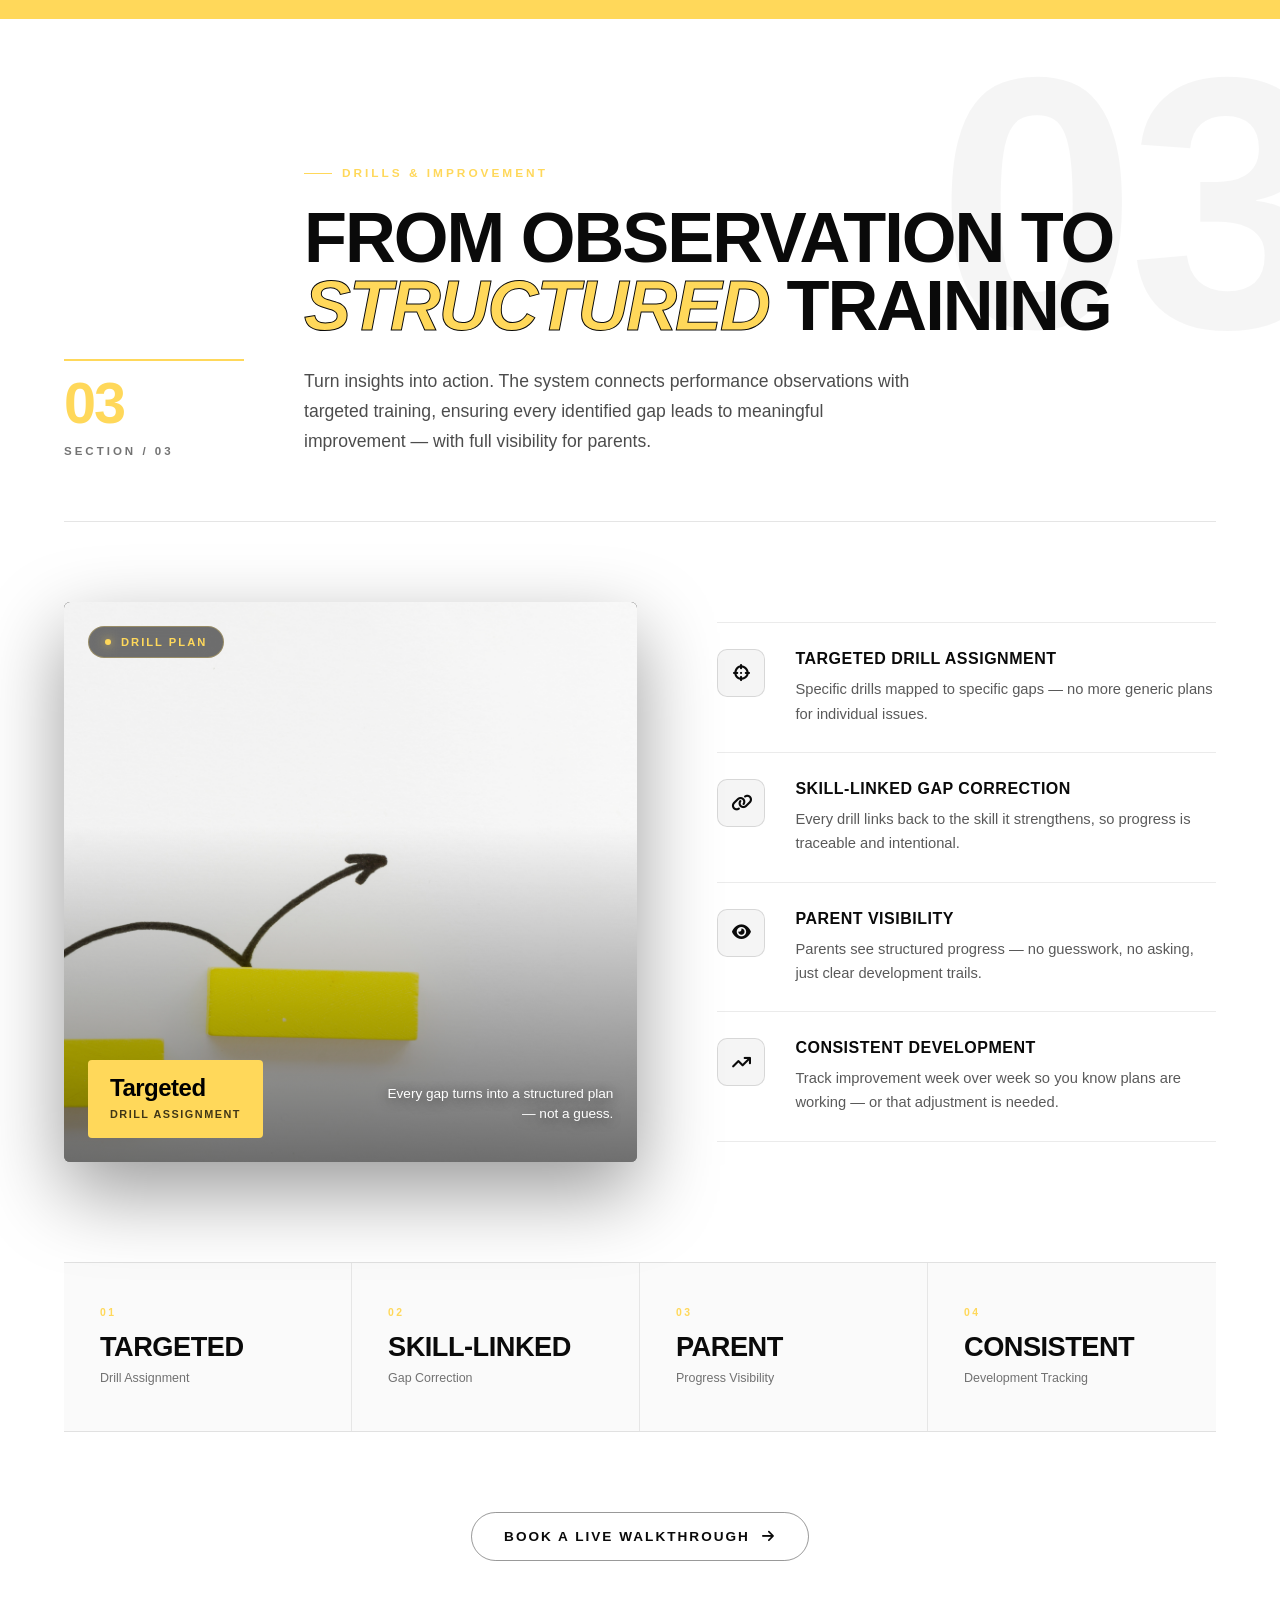
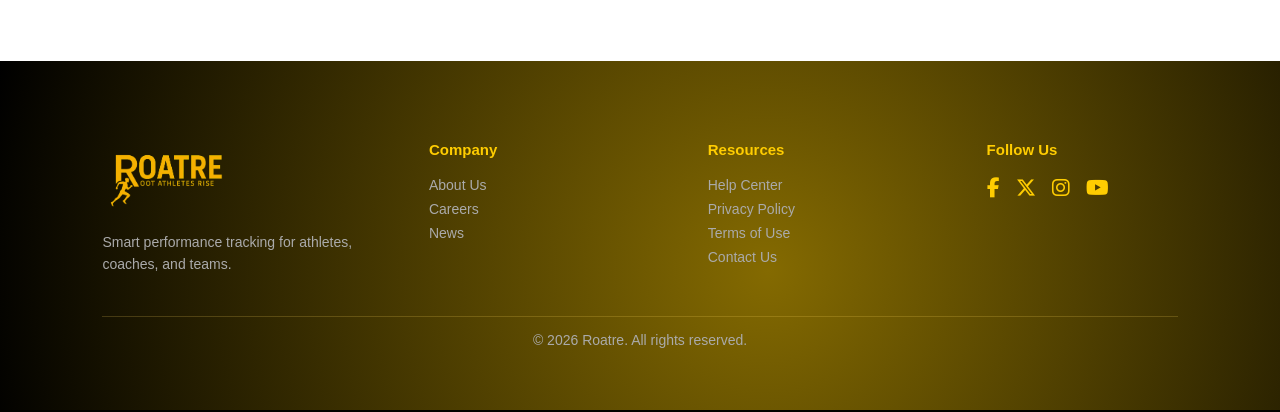
<file: solution.html>
<!doctype html>
<html lang="en">

<head>
	<meta charset="utf-8" />
	<meta name="viewport" content="width=device-width,initial-scale=1" />
	<title>Roatre - Solution</title>
	<link rel="stylesheet" href="style.css">
	<link rel="stylesheet" href="https://cdnjs.cloudflare.com/ajax/libs/font-awesome/6.5.0/css/all.min.css">
	<style>
		/* ── SOLUTION PAGE ── */
		.sol-page {
			background: #000;
			color: #fff;
			font-family: 'Inter', sans-serif;

		}

		/* ── HERO (CINEMATIC v2 — INTL EDITION) ── */
		.sol-hero--cinematic {
			--accent: #ffd85a;
			--accent-2: #ffb347;
			--ink: #f5f5f7;
			position: relative;
			min-height: 100vh;
			display: flex;
			flex-direction: column;
			padding: 0 clamp(20px, 5vw, 64px);
			overflow: hidden;
			background-color: #000;
			isolation: isolate;
		}

		/* Layered background system */
		.sol-hero-bg {
			position: absolute;
			inset: 0;
			z-index: 0;
			background-color: #050505;
			pointer-events: none;
		}

		.sol-hero-aurora {
			position: absolute;
			border-radius: 50%;
			filter: blur(110px);
			opacity: 0.55;
			will-change: transform;
		}

		.sol-hero-aurora--a {
			width: 60vw;
			height: 60vw;
			top: -20vw;
			left: -10vw;
			background: radial-gradient(circle, rgba(255, 216, 90, 0.32), transparent 65%);
			animation: auroraDrift 22s ease-in-out infinite;
		}

		.sol-hero-aurora--b {
			width: 50vw;
			height: 50vw;
			bottom: -25vw;
			right: -15vw;
			background: radial-gradient(circle, rgba(255, 179, 71, 0.18), transparent 70%);
			animation: auroraDrift 28s ease-in-out infinite reverse;
		}

		.sol-hero-aurora--c {
			width: 40vw;
			height: 40vw;
			top: 30%;
			left: 35%;
			background: radial-gradient(circle, rgba(120, 90, 255, 0.10), transparent 65%);
			animation: auroraDrift 35s ease-in-out infinite;
		}

		@keyframes auroraDrift {

			0%,
			100% {
				transform: translate3d(0, 0, 0) scale(1);
			}

			33% {
				transform: translate3d(6vw, -4vw, 0) scale(1.08);
			}

			66% {
				transform: translate3d(-4vw, 5vw, 0) scale(0.95);
			}
		}

		.sol-hero-grid {
			position: absolute;
			inset: 0;
			background-image:
				linear-gradient(rgba(255, 255, 255, 0.045) 1px, transparent 1px),
				linear-gradient(90deg, rgba(255, 255, 255, 0.045) 1px, transparent 1px);
			background-size: 80px 80px;
			mask-image: radial-gradient(ellipse at 50% 40%, #000 30%, transparent 80%);
			-webkit-mask-image: radial-gradient(ellipse at 50% 40%, #000 30%, transparent 80%);
		}

		.sol-hero-noise {
			position: absolute;
			inset: 0;
			opacity: 0.035;
			mix-blend-mode: overlay;
			background-image: url("data:image/svg+xml;utf8,<svg xmlns='http://www.w3.org/2000/svg' width='160' height='160'><filter id='n'><feTurbulence type='fractalNoise' baseFrequency='0.85' numOctaves='2' stitchTiles='stitch'/><feColorMatrix values='0 0 0 0 1  0 0 0 0 1  0 0 0 0 1  0 0 0 0.6 0'/></filter><rect width='100%' height='100%' filter='url(%23n)'/></svg>");
		}

		.sol-hero-vignette {
			position: absolute;
			inset: 0;
			background:
				linear-gradient(180deg, rgba(0, 0, 0, 0.55) 0%, transparent 22%, transparent 70%, #000 100%),
				radial-gradient(ellipse at 50% 50%, transparent 40%, rgba(0, 0, 0, 0.7) 100%);
		}

		/* Utility bar */
		.sol-hero-utility {
			position: relative;
			z-index: 3;
			display: flex;
			justify-content: space-between;
			align-items: center;
			width: 100%;
			max-width: 1400px;
			margin: 0 auto;
			padding-top: 120px;
			font-family: 'JetBrains Mono', 'SF Mono', Menlo, monospace;
			font-size: 0.72rem;
			letter-spacing: 0.18em;
			text-transform: uppercase;
			color: rgba(255, 255, 255, 0.55);
		}

		.sol-hero-status {
			display: inline-flex;
			align-items: center;
			gap: 10px;
		}

		.sol-hero-pulse {
			position: relative;
			width: 8px;
			height: 8px;
			border-radius: 50%;
			background: #5fff8b;
			box-shadow: 0 0 10px rgba(95, 255, 139, 0.7);
		}

		.sol-hero-pulse::after {
			content: '';
			position: absolute;
			inset: -4px;
			border-radius: 50%;
			border: 1px solid rgba(95, 255, 139, 0.6);
			animation: pulseRing 2s ease-out infinite;
		}

		@keyframes pulseRing {
			0% {
				transform: scale(0.8);
				opacity: 1;
			}

			100% {
				transform: scale(2.2);
				opacity: 0;
			}
		}

		.sol-hero-status-label {
			color: #fff;
			font-weight: 600;
		}

		.sol-hero-meta {
			display: inline-flex;
			gap: 10px;
			align-items: center;
		}

		.sol-hero-meta-sep {
			opacity: 0.35;
		}

		/* Main content shell */
		.sol-hero-content {
			position: relative;
			z-index: 2;
			width: 100%;
			max-width: 1400px;
			margin: 0 auto;
			padding: 56px 0 40px;
			flex: 1;
			display: flex;
			flex-direction: column;
			justify-content: center;
		}

		.sol-hero-bg-text {
			position: absolute;
			top: -2vw;
			left: -1vw;
			right: -1vw;
			font-size: clamp(8rem, 18vw, 22rem);
			font-weight: 900;
			text-transform: uppercase;
			color: transparent;
			-webkit-text-stroke: 1px rgba(255, 255, 255, 0.04);
			line-height: 0.85;
			pointer-events: none;
			user-select: none;
			letter-spacing: -0.04em;
			z-index: 0;
			overflow: hidden;
			white-space: nowrap;
		}

		.sol-hero-grid-layout {
			position: relative;
			z-index: 2;
			display: grid;
			grid-template-columns: minmax(0, 1.6fr) minmax(360px, 1fr);
			gap: clamp(32px, 4vw, 64px);
			align-items: center;
		}

		/* LEFT — Typography column */
		.sol-hero-left {
			display: flex;
			flex-direction: column;
			gap: 32px;
			min-width: 0;
		}

		.sol-hero-kicker {
			display: inline-flex;
			align-items: center;
			gap: 12px;
			align-self: flex-start;
			color: #fff;
			font-size: 0.72rem;
			font-weight: 700;
			text-transform: uppercase;
			letter-spacing: 0.32em;
			background: rgba(255, 255, 255, 0.04);
			padding: 10px 18px 10px 14px;
			border-radius: 50px;
			border: 1px solid rgba(255, 255, 255, 0.09);
			backdrop-filter: blur(10px);
			-webkit-backdrop-filter: blur(10px);
			animation: heroFadeUp 0.9s ease 0.1s both;
		}

		.sol-hero-dot {
			position: relative;
			width: 8px;
			height: 8px;
			border-radius: 50%;
			background: var(--accent);
			box-shadow: 0 0 12px rgba(255, 216, 90, 0.7);
		}

		.sol-hero-dot::after {
			content: '';
			position: absolute;
			inset: -3px;
			border-radius: 50%;
			border: 1px solid rgba(255, 216, 90, 0.6);
			animation: pulseRing 2.4s ease-out infinite;
		}

		.sol-hero-title {
			font-family: 'Inter', system-ui, sans-serif;
			font-size: clamp(2.8rem, 6.4vw, 6.8rem);
			font-weight: 900;
			text-transform: uppercase;
			line-height: 0.92;
			letter-spacing: -0.035em;
			margin: 0;
			color: var(--ink);
			min-width: 0;
			overflow-wrap: break-word;
		}

		.sol-hero-title .sol-hero-line {
			display: block;
			opacity: 0;
			transform: translateY(40px);
			animation: heroLineRise 1s cubic-bezier(0.16, 1, 0.3, 1) forwards;
		}

		.sol-hero-title .sol-hero-line:nth-child(1) {
			animation-delay: 0.15s;
		}

		.sol-hero-title .sol-hero-line:nth-child(2) {
			animation-delay: 0.32s;
		}

		.sol-hero-title .sol-hero-line:nth-child(3) {
			animation-delay: 0.50s;
		}

		.sol-hero-title em {
			font-style: italic;
			background: linear-gradient(120deg, var(--accent) 0%, #ffefa6 50%, var(--accent-2) 100%);
			-webkit-background-clip: text;
			background-clip: text;
			color: transparent;
			padding-right: 0.05em;
			position: relative;
		}

		.sol-hero-title em::after {
			content: '';
			position: absolute;
			left: 0;
			right: 6%;
			bottom: 0.04em;
			height: 0.08em;
			background: linear-gradient(90deg, var(--accent), transparent);
			opacity: 0.55;
		}

		.sol-hero-lead {
			max-width: 540px;
			color: rgba(245, 245, 247, 0.72);
			font-size: clamp(1rem, 1.15vw, 1.18rem);
			line-height: 1.65;
			margin: 0;
			animation: heroFadeUp 0.9s ease 0.7s both;
		}

		.sol-hero-cta {
			display: flex;
			gap: 14px;
			flex-wrap: wrap;
			animation: heroFadeUp 0.9s ease 0.85s both;
		}

		.sol-hero-btn {
			display: inline-flex;
			align-items: center;
			gap: 12px;
			padding: 16px 28px;
			border-radius: 999px;
			font-size: 0.85rem;
			font-weight: 700;
			text-transform: uppercase;
			letter-spacing: 0.12em;
			text-decoration: none;
			transition: transform .35s cubic-bezier(.2, .8, .2, 1), box-shadow .35s, background .35s, color .35s;
			cursor: pointer;
			border: 1px solid transparent;
		}

		.sol-hero-btn i {
			font-size: 0.78rem;
			transition: transform .35s;
		}

		.sol-hero-btn--primary {
			background: var(--accent);
			color: #0c0c0c;
			box-shadow: 0 14px 40px -12px rgba(255, 216, 90, 0.55), inset 0 1px 0 rgba(255, 255, 255, 0.4);
		}

		.sol-hero-btn--primary:hover {
			transform: translateY(-2px);
			box-shadow: 0 20px 50px -12px rgba(255, 216, 90, 0.7), inset 0 1px 0 rgba(255, 255, 255, 0.4);
		}

		.sol-hero-btn--primary:hover i {
			transform: translateX(4px);
		}

		.sol-hero-btn--ghost {
			background: rgba(255, 255, 255, 0.04);
			color: #fff;
			border-color: rgba(255, 255, 255, 0.14);
			backdrop-filter: blur(10px);
			-webkit-backdrop-filter: blur(10px);
		}

		.sol-hero-btn--ghost:hover {
			background: rgba(255, 255, 255, 0.09);
			border-color: rgba(255, 255, 255, 0.25);
			transform: translateY(-2px);
		}

		/* RIGHT — Glass panel */
		.sol-hero-panel {
			position: relative;
			padding: 28px;
			border-radius: 20px;
			background: linear-gradient(180deg, rgba(255, 255, 255, 0.06), rgba(255, 255, 255, 0.02));
			border: 1px solid rgba(255, 255, 255, 0.10);
			backdrop-filter: blur(20px);
			-webkit-backdrop-filter: blur(20px);
			box-shadow:
				0 30px 80px -20px rgba(0, 0, 0, 0.6),
				inset 0 1px 0 rgba(255, 255, 255, 0.08);
			animation: heroFadeUp 1s ease 0.6s both;
			overflow: hidden;
		}

		.sol-hero-panel::before {
			content: '';
			position: absolute;
			inset: 0;
			border-radius: inherit;
			padding: 1px;
			background: linear-gradient(135deg, rgba(255, 216, 90, 0.45), transparent 35%, transparent 65%, rgba(255, 255, 255, 0.18));
			-webkit-mask: linear-gradient(#000 0 0) content-box, linear-gradient(#000 0 0);
			-webkit-mask-composite: xor;
			mask-composite: exclude;
			pointer-events: none;
		}

		.sol-hero-panel-head {
			display: flex;
			justify-content: space-between;
			align-items: center;
			font-family: 'JetBrains Mono', 'SF Mono', Menlo, monospace;
			font-size: 0.7rem;
			letter-spacing: 0.2em;
			text-transform: uppercase;
			color: rgba(255, 255, 255, 0.6);
		}

		.sol-hero-panel-tag {
			display: inline-flex;
			align-items: center;
			gap: 6px;
			padding: 4px 10px;
			border-radius: 999px;
			background: rgba(95, 255, 139, 0.10);
			border: 1px solid rgba(95, 255, 139, 0.25);
			color: #5fff8b;
			font-size: 0.65rem;
		}

		.sol-hero-panel-tag::before {
			content: '';
			width: 5px;
			height: 5px;
			border-radius: 50%;
			background: #5fff8b;
			box-shadow: 0 0 6px rgba(95, 255, 139, 0.8);
		}

		.sol-hero-panel-figure {
			display: flex;
			align-items: baseline;
			gap: 14px;
			margin-top: 20px;
		}

		.sol-hero-panel-num {
			font-size: clamp(3rem, 5vw, 4.5rem);
			font-weight: 900;
			line-height: 1;
			letter-spacing: -0.04em;
			background: linear-gradient(180deg, #fff 0%, rgba(255, 255, 255, 0.55) 100%);
			-webkit-background-clip: text;
			background-clip: text;
			color: transparent;
		}

		.sol-hero-panel-num sup {
			font-size: 0.45em;
			color: var(--accent);
			-webkit-text-fill-color: var(--accent);
			margin-left: 4px;
			top: -0.6em;
		}

		.sol-hero-panel-arrow {
			color: var(--accent);
			font-size: 1.35rem;
		}

		.sol-hero-panel-cap {
			margin-top: 10px;
			color: rgba(255, 255, 255, 0.55);
			font-size: 0.85rem;
			line-height: 1.55;
			max-width: 320px;
		}

		.sol-hero-panel-spark {
			margin: 22px 0 8px;
			height: 64px;
			width: 100%;
			position: relative;
		}

		.sol-hero-panel-spark svg {
			width: 100%;
			height: 100%;
			overflow: visible;
		}

		.sol-hero-panel-spark path {
			fill: none;
			stroke: url(#sparkGrad);
			stroke-width: 2.2;
			stroke-linecap: round;
			stroke-linejoin: round;
			filter: drop-shadow(0 4px 10px rgba(255, 216, 90, 0.35));
			stroke-dasharray: 600;
			stroke-dashoffset: 600;
			animation: sparkDraw 2.4s ease 1s forwards;
		}

		@keyframes sparkDraw {
			to {
				stroke-dashoffset: 0;
			}
		}

		.sol-hero-panel-spark::after {
			content: '';
			position: absolute;
			inset: auto 0 0 0;
			height: 50%;
			background: linear-gradient(180deg, transparent, rgba(255, 216, 90, 0.06));
			pointer-events: none;
		}

		.sol-hero-panel-stats {
			display: grid;
			grid-template-columns: repeat(3, 1fr);
			gap: 16px;
			padding-top: 22px;
			margin-top: 22px;
			border-top: 1px solid rgba(255, 255, 255, 0.08);
		}

		.sol-hero-panel-stat {
			display: flex;
			flex-direction: column;
			gap: 4px;
		}

		.sol-hero-panel-stat-num {
			font-size: 1.35rem;
			font-weight: 800;
			color: #fff;
			letter-spacing: -0.02em;
		}

		.sol-hero-panel-stat-num sup {
			font-size: 0.55em;
			color: var(--accent);
			margin-left: 2px;
			top: -0.5em;
		}

		.sol-hero-panel-stat-label {
			font-size: 0.7rem;
			color: rgba(255, 255, 255, 0.5);
			text-transform: uppercase;
			letter-spacing: 0.1em;
			line-height: 1.35;
		}

		/* Bottom rail */
		.sol-hero-rail {
			position: relative;
			z-index: 3;
			display: grid;
			grid-template-columns: auto 1fr auto;
			align-items: center;
			gap: 24px;
			width: 100%;
			max-width: 1400px;
			margin: 0 auto;
			padding: 28px 0 36px;
			border-top: 1px solid rgba(255, 255, 255, 0.07);
			font-family: 'JetBrains Mono', 'SF Mono', Menlo, monospace;
			font-size: 0.72rem;
			letter-spacing: 0.18em;
			text-transform: uppercase;
			color: rgba(255, 255, 255, 0.55);
			animation: heroFadeUp 0.9s ease 1.1s both;
		}

		.sol-hero-rail-section {
			display: inline-flex;
			gap: 14px;
			align-items: center;
		}

		.sol-hero-rail-label {
			color: rgba(255, 255, 255, 0.4);
		}

		.sol-hero-rail-num {
			color: #fff;
			font-weight: 600;
		}

		.sol-hero-rail-progress {
			position: relative;
			height: 1px;
			background: rgba(255, 255, 255, 0.10);
			overflow: hidden;
		}

		.sol-hero-rail-progress-bar {
			position: absolute;
			top: 0;
			left: 0;
			height: 100%;
			width: 33%;
			background: linear-gradient(90deg, var(--accent), transparent);
			animation: railSweep 4s ease-in-out infinite;
		}

		@keyframes railSweep {

			0%,
			100% {
				transform: translateX(-20%);
			}

			50% {
				transform: translateX(160%);
			}
		}

		.sol-hero-rail-scroll {
			display: inline-flex;
			gap: 10px;
			align-items: center;
			color: #fff;
		}

		.sol-hero-rail-scroll i {
			color: var(--accent);
			animation: scrollHint 1.8s ease-in-out infinite;
		}

		@keyframes scrollHint {

			0%,
			100% {
				transform: translateY(0);
				opacity: 0.7;
			}

			50% {
				transform: translateY(4px);
				opacity: 1;
			}
		}

		/* Animations */
		@keyframes heroFadeUp {
			from {
				opacity: 0;
				transform: translateY(20px);
			}

			to {
				opacity: 1;
				transform: translateY(0);
			}
		}

		@keyframes heroLineRise {
			from {
				opacity: 0;
				transform: translateY(40px);
			}

			to {
				opacity: 1;
				transform: translateY(0);
			}
		}

		/* Responsive */
		@media (max-width: 1280px) {
			.sol-hero-grid-layout {
				grid-template-columns: 1fr;
				gap: 48px;
			}

			.sol-hero-panel {
				max-width: 560px;
				width: 100%;
			}

			.sol-hero-title {
				font-size: clamp(3rem, 9vw, 6.4rem);
			}
		}

		@media (max-width: 720px) {
			.sol-hero-utility {
				padding-top: 100px;
				font-size: 0.65rem;
			}

			.sol-hero-meta-item:not(:last-child)~.sol-hero-meta-sep,
			.sol-hero-meta-item:last-child {
				display: none;
			}

			.sol-hero-content {
				padding: 32px 0 24px;
			}

			.sol-hero-cta {
				width: 100%;
			}

			.sol-hero-btn {
				flex: 1;
				justify-content: center;
			}

			.sol-hero-panel {
				padding: 22px;
			}

			.sol-hero-panel-stats {
				grid-template-columns: repeat(3, 1fr);
				gap: 12px;
			}

			.sol-hero-panel-stat-num {
				font-size: 1.1rem;
			}

			.sol-hero-rail {
				grid-template-columns: 1fr;
				gap: 14px;
				padding-bottom: 28px;
			}

			.sol-hero-rail-progress {
				display: none;
			}
		}


		/* ── PLATFORM MARQUEE ── */
		.sol-marquee {
			position: relative;
			background: #ffd85a;
			color: #000;
			padding: 18px 0;
			display: flex;
			align-items: center;
			overflow: hidden;
			border-top: 1px solid rgba(255, 216, 90, 0.4);
			border-bottom: 1px solid rgba(255, 216, 90, 0.4);
		}

		.sol-marquee-track {
			display: flex;
			gap: 40px;
			align-items: center;
			white-space: nowrap;
			animation: scrollMarquee 20s linear infinite;
		}

		.sol-marquee-track span {
			font-size: 1rem;
			font-weight: 800;
			text-transform: uppercase;
			letter-spacing: 2px;
		}

		.sol-marquee-track i {
			font-size: 0.8rem;
			opacity: 0.8;
		}

		@keyframes scrollMarquee {
			0% {
				transform: translateX(0);
			}

			100% {
				transform: translateX(-50%);
			}
		}

		/* ── TOPIC SECTION WRAPPER ── */
		.sol-topic {
			display: grid;
			grid-template-columns: 1fr 1fr;
			min-height: 100vh;
			border-bottom: 1px solid rgba(255, 255, 255, 0.07);
		}

		/* LEFT PANEL */
		.sol-topic-left {
			position: sticky;
			top: 0;
			height: 100vh;
			display: flex;
			flex-direction: column;
			justify-content: space-between;
			padding: 64px 56px;
			border-right: 1px solid #030303;
			background: #030303;
			overflow: hidden;
			/* background: rgba(255, 255, 255, 0.07); */
		}

		.sol-topic-left::before {
			content: '';
			position: absolute;
			inset: 0;
			background: radial-gradient(circle at 20% 80%, rgba(255, 216, 90, 0.07), transparent 60%);
			pointer-events: none;
		}

		.sol-topic-tag {
			display: inline-flex;
			align-items: center;
			gap: 8px;
			font-size: 0.7rem;
			font-weight: 700;
			text-transform: uppercase;
			letter-spacing: 2.5px;
			color: #ffd85a;
			margin-bottom: 28px;
		}

		.sol-topic-tag-dot {
			width: 6px;
			height: 6px;
			border-radius: 50%;
			background: #ffd85a;
		}

		.sol-topic-heading {
			font-size: clamp(3rem, 4.5vw, 5.5rem);
			font-weight: 900;
			text-transform: uppercase;
			line-height: 0.9;
			letter-spacing: -1.5px;
			flex: 1;
			display: flex;
			align-items: center;
		}

		.sol-topic-heading em {
			font-style: italic;
			color: #ffd85a;
			display: block;
		}

		.sol-topic-bottom {
			display: flex;
			flex-direction: column;
			gap: 20px;
		}

		.sol-topic-index {
			font-size: 0.7rem;
			font-weight: 700;
			color: rgba(255, 255, 255, 0.2);
			text-transform: uppercase;
			letter-spacing: 2px;
		}

		.sol-topic-pills {
			display: flex;
			flex-wrap: wrap;
			gap: 8px;
		}

		.sol-topic-pill {
			padding: 6px 14px;
			border: 1px solid rgba(255, 216, 90, 0.22);
			background: rgba(255, 216, 90, 0.06);
			color: #ffd85a;
			font-size: 0.72rem;
			font-weight: 600;
			text-transform: uppercase;
			letter-spacing: 1px;
			border-radius: 999px;
		}

		/* RIGHT PANEL */
		.sol-topic-right {
			padding: 64px 56px;
			background: #000;
			display: flex;
			flex-direction: column;
			gap: 0;
		}

		.sol-topic-intro {
			padding-bottom: 48px;
			border-bottom: 1px solid rgba(255, 255, 255, 0.07);
			margin-bottom: 48px;
		}

		.sol-topic-intro-label {
			font-size: 0.7rem;
			font-weight: 700;
			text-transform: uppercase;
			letter-spacing: 2px;
			color: rgba(255, 255, 255, 0.3);
			margin-bottom: 16px;
		}

		.sol-topic-intro p {
			font-size: 1.15rem;
			line-height: 1.75;
			color: #c8c8c8;
			max-width: 520px;
		}

		/* Feature rows */
		.sol-feature-row {
			display: grid;
			grid-template-columns: 48px 1fr;
			gap: 20px;
			padding: 32px 0;
			border-bottom: 1px solid rgba(255, 255, 255, 0.06);
			align-items: start;
		}

		.sol-feature-row:last-child {
			border-bottom: none;
		}

		.sol-feature-icon-wrap {
			width: 48px;
			height: 48px;
			display: flex;
			align-items: center;
			justify-content: center;
			border: 1px solid rgba(255, 216, 90, 0.2);
			background: rgba(255, 216, 90, 0.06);
			border-radius: 12px;
			color: #ffd85a;
			font-size: 1.1rem;
			flex-shrink: 0;
			margin-top: 2px;
		}

		.sol-feature-content h3 {
			font-size: 1.05rem;
			font-weight: 700;
			color: #fff;
			margin: 0 0 10px;
			line-height: 1.2;
			text-transform: uppercase;
			letter-spacing: 0.3px;
		}

		.sol-feature-content p {
			font-size: 0.93rem;
			color: #999;
			line-height: 1.7;
			margin: 0;
		}

		/* ── STATS STRIP ── */
		.sol-stats-strip {
			display: grid;
			grid-template-columns: repeat(4, 1fr);
			border-top: 1px solid rgba(255, 255, 255, 0.07);
			border-bottom: 1px solid rgba(255, 255, 255, 0.07);
			background: #050505;
		}

		.sol-stat-cell {
			padding: 36px 40px;
			border-right: 1px solid rgba(255, 255, 255, 0.07);
			display: flex;
			flex-direction: column;
			gap: 6px;
		}

		.sol-stat-cell:last-child {
			border-right: none;
		}

		.sol-stat-value {
			font-size: 1.6rem;
			font-weight: 900;
			color: #ffd85a;
			text-transform: uppercase;
			letter-spacing: -0.5px;
			line-height: 1;
		}

		.sol-stat-label {
			font-size: 0.75rem;
			color: #666;
			text-transform: uppercase;
			letter-spacing: 1.2px;
			font-weight: 600;
		}

		/* ── MATCH REPORTS — amber accent ── */
		.sol-topic--match .sol-topic-left::before {
			background: radial-gradient(circle at 20% 80%, rgba(255, 140, 40, 0.08), transparent 60%);
		}

		.sol-topic--match .sol-topic-tag,
		.sol-topic--match .sol-topic-heading em,
		.sol-topic--match .sol-feature-icon-wrap,
		.sol-topic--match .sol-topic-pill,
		.sol-topic--match .sol-stat-value {
			color: #ffd85a;
		}

		.sol-topic--match .sol-topic-tag-dot,
		.sol-topic--match .sol-hero-kicker::before {
			background: #ffd85a;
		}

		.sol-topic--match .sol-topic-pill {
			border-color: rgba(255, 160, 50, 0.25);
			background: rgba(255, 160, 50, 0.07);
		}

		.sol-topic--match .sol-feature-icon-wrap {
			border-color: rgba(255, 160, 50, 0.22);
			background: rgba(255, 160, 50, 0.07);
		}

		.sol-topic--match .sol-stats-strip {
			background: #040402;
			border-color: rgba(255, 160, 50, 0.1);
		}

		.sol-topic--match .sol-stat-cell {
			border-color: rgba(255, 160, 50, 0.1);
		}

		/* ── DRILLS & IMPROVEMENT — green accent ── */
		.sol-topic--drills .sol-topic-left::before {
			background: radial-gradient(circle at 20% 80%, rgba(80, 200, 120, 0.08), transparent 60%);
		}

		.sol-topic--drills .sol-topic-tag,
		.sol-topic--drills .sol-topic-heading em,
		.sol-topic--drills .sol-feature-icon-wrap,
		.sol-topic--drills .sol-topic-pill,
		.sol-topic--drills .sol-stat-value {
			color: #ffd85a;
		}

		.sol-topic--drills .sol-topic-tag-dot {
			background: #ffd85a;
		}

		.sol-topic--drills .sol-topic-pill {
			border-color: rgba(181, 203, 94, 0.25);
			background: rgba(181, 203, 94, 0.07);
		}

		.sol-topic--drills .sol-feature-icon-wrap {
			border-color: rgba(167, 186, 82, 0.22);
			background: rgba(187, 203, 94, 0.07);
		}

		.sol-stats-strip.sol-topic--drills {
			background: #020504;
			border-color: rgba(94, 203, 138, 0.1);
		}

		.sol-stats-strip.sol-topic--drills .sol-stat-cell {
			border-color: rgba(94, 203, 138, 0.1);
		}

		/* ── RESPONSIVE ── */
		@media (max-width: 1100px) {
			.sol-hero {
				padding: 0 36px 56px;
			}

			.sol-topic {
				grid-template-columns: 1fr;
				min-height: auto;
			}

			.sol-topic-left {
				position: relative;
				height: auto;
				min-height: 320px;
				border-right: none;
				border-bottom: 1px solid rgba(255, 255, 255, 0.07);
				padding: 48px 36px;
			}

			.sol-topic-heading {
				font-size: clamp(2.8rem, 7vw, 4.5rem);
			}

			.sol-topic-right {
				padding: 48px 36px;
			}
		}

		@media (max-width: 768px) {
			.sol-hero {
				padding: 0 24px 48px;
				min-height: 80vh;
			}

			.sol-hero-bottom {
				flex-direction: column;
				align-items: flex-start;
				gap: 20px;
			}

			.sol-hero-scroll {
				display: none;
			}

			.sol-topic-left,
			.sol-topic-right {
				padding: 36px 24px;
			}

			.sol-stats-strip {
				grid-template-columns: repeat(2, 1fr);
			}

			.sol-stat-cell:nth-child(2) {
				border-right: none;
			}

			.sol-stat-cell:nth-child(3) {
				border-right: 1px solid rgba(255, 255, 255, 0.07);
			}

			.sol-stat-cell {
				padding: 24px;
			}
		}

		@media (max-width: 480px) {
			.sol-stats-strip {
				grid-template-columns: 1fr 1fr;
			}

			.sol-feature-row {
				grid-template-columns: 40px 1fr;
				gap: 14px;
			}
		}

		#topic-03 .sol-topic-left {
			background-image: url('assets/drill improvement1.png');
			background-size: cover;
			background-position: center;
		}

		#topic-02 .sol-topic-left {
			background-image: url('assets/match report1.png');
			background-size: cover;
			background-position: center;
		}

		#topic-01 .sol-topic-left {
			background-image: url('assets/performance1.png');
			background-size: cover;
			background-position: center;
		}

		.sol-topic-left::before {
			background: linear-gradient(to top, rgba(3, 3, 3, 0.92) 40%, rgba(3, 3, 3, 0.55) 100%) !important;
			z-index: 1;
		}

		.sol-topic-left>* {
			position: relative;
			z-index: 2;
		}

		/* ══════════════════════════════════════════════════════
		   SOLUTION SHOWCASE — international editorial layout
		   ══════════════════════════════════════════════════════ */
		.sol-show {
			position: relative;
			padding: 140px 0 0;
			background: #060606;
			color: #fff;
			overflow: hidden;
			border-top: 1px solid rgba(255, 255, 255, 0.06);
		}

		.sol-show--light {
			background: #f4f3ee;
			color: #0a0a0a;
		}

		.sol-show--white {
			background: #ffffff;
			color: #0a0a0a;
		}

		.sol-show--yellow {
			background: #ffd85a;
			color: #0a0a0a;
		}

		.sol-show--mid {
			background: #0c0c0c;
		}

		.sol-show-bg-num {
			position: absolute;
			top: 40px;
			right: -40px;
			font-size: clamp(12rem, 28vw, 26rem);
			font-weight: 900;
			line-height: 0.8;
			color: rgba(255, 255, 255, 0.025);
			letter-spacing: -8px;
			pointer-events: none;
			user-select: none;
			z-index: 0;
		}

		.sol-show--light .sol-show-bg-num,
		.sol-show--white .sol-show-bg-num {
			color: rgba(0, 0, 0, 0.04);
		}

		.sol-show--yellow .sol-show-bg-num {
			color: rgba(0, 0, 0, 0.06);
		}

		.sol-show-container {
			position: relative;
			z-index: 2;
			max-width: 1400px;
			margin: 0 auto;
			padding: 0 5%;
		}

		/* Header */
		.sol-show-head {
			display: grid;
			grid-template-columns: 180px 1fr;
			gap: 60px;
			align-items: end;
			padding-bottom: 64px;
			border-bottom: 1px solid rgba(255, 255, 255, 0.08);
			margin-bottom: 80px;
		}

		.sol-show--light .sol-show-head,
		.sol-show--white .sol-show-head {
			border-bottom-color: rgba(0, 0, 0, 0.1);
		}

		.sol-show--yellow .sol-show-head {
			border-bottom-color: rgba(0, 0, 0, 0.18);
		}

		.sol-show-index {
			display: flex;
			flex-direction: column;
			gap: 12px;
			padding-top: 14px;
			border-top: 2px solid #ffd85a;
		}

		.sol-show--yellow .sol-show-index {
			border-top-color: #0a0a0a;
		}

		.sol-show-index-num {
			font-size: 3.6rem;
			font-weight: 900;
			line-height: 1;
			color: #ffd85a;
			letter-spacing: -2px;
		}

		.sol-show--yellow .sol-show-index-num {
			color: #0a0a0a;
		}

		.sol-show-index-label {
			font-size: 0.72rem;
			font-weight: 800;
			letter-spacing: 3px;
			text-transform: uppercase;
			color: rgba(255, 255, 255, 0.6);
		}

		.sol-show--light .sol-show-index-label,
		.sol-show--white .sol-show-index-label {
			color: rgba(0, 0, 0, 0.55);
		}

		.sol-show--yellow .sol-show-index-label {
			color: rgba(0, 0, 0, 0.7);
		}

		.sol-show-head-text {
			max-width: 900px;
		}

		.sol-show-cat {
			display: inline-flex;
			align-items: center;
			gap: 10px;
			font-size: 0.74rem;
			font-weight: 800;
			text-transform: uppercase;
			letter-spacing: 3px;
			color: #ffd85a;
			margin-bottom: 24px;
		}

		.sol-show-cat::before {
			content: '';
			width: 28px;
			height: 1px;
			background: #ffd85a;
		}

		.sol-show--yellow .sol-show-cat {
			color: #0a0a0a;
		}

		.sol-show--yellow .sol-show-cat::before {
			background: #0a0a0a;
		}

		.sol-show-title {
			font-size: clamp(2.4rem, 5.5vw, 5rem);
			font-weight: 900;
			text-transform: uppercase;
			line-height: 0.96;
			letter-spacing: -2px;
			margin: 0 0 28px;
		}

		.sol-show-title em {
			font-style: italic;
			color: #ffd85a;
			font-weight: 900;
		}

		.sol-show--yellow .sol-show-title em {
			color: #fff;
			-webkit-text-stroke: 1px #0a0a0a;
		}

		.sol-show--white .sol-show-title em {
			color: #ffd85a;
			-webkit-text-stroke: 1px #0a0a0a;
		}

		.sol-show-lead {
			font-size: 1.1rem;
			line-height: 1.7;
			color: rgba(255, 255, 255, 0.72);
			margin: 0;
			max-width: 62ch;
		}

		.sol-show--light .sol-show-lead,
		.sol-show--white .sol-show-lead {
			color: rgba(0, 0, 0, 0.7);
		}

		.sol-show--yellow .sol-show-lead {
			color: rgba(0, 0, 0, 0.78);
		}

		/* Main split */
		.sol-show-main {
			display: grid;
			grid-template-columns: 1.15fr 1fr;
			gap: 80px;
			align-items: stretch;
			margin-bottom: 100px;
		}

		.sol-show--reverse .sol-show-main {
			grid-template-columns: 1fr 1.15fr;
		}

		.sol-show--reverse .sol-show-media {
			order: 2;
		}

		.sol-show--reverse .sol-show-points {
			order: 1;
		}

		/* Media */
		.sol-show-media {
			position: relative;
			border-radius: 6px;
			overflow: hidden;
			min-height: 560px;
			background: #111;
			box-shadow: 0 30px 80px rgba(0, 0, 0, 0.4);
		}

		.sol-show-media img {
			width: 100%;
			height: 100%;
			object-fit: cover;
			display: block;
			transition: transform 1s ease;
		}

		.sol-show-media:hover img {
			transform: scale(1.05);
		}

		.sol-show-media::after {
			content: '';
			position: absolute;
			inset: 0;
			background: linear-gradient(180deg, transparent 40%, rgba(0, 0, 0, 0.55) 100%);
			pointer-events: none;
		}

		.sol-show-media-tag {
			position: absolute;
			top: 24px;
			left: 24px;
			z-index: 2;
			display: inline-flex;
			align-items: center;
			gap: 10px;
			background: rgba(0, 0, 0, 0.55);
			backdrop-filter: blur(12px);
			-webkit-backdrop-filter: blur(12px);
			color: #ffd85a;
			font-size: 0.7rem;
			font-weight: 800;
			letter-spacing: 2px;
			text-transform: uppercase;
			padding: 9px 16px;
			border: 1px solid rgba(255, 216, 90, 0.3);
			border-radius: 999px;
		}

		.sol-show-media-tag::before {
			content: '';
			width: 6px;
			height: 6px;
			border-radius: 50%;
			background: #ffd85a;
			box-shadow: 0 0 8px rgba(255, 216, 90, 0.7);
		}

		.sol-show-media-card {
			position: absolute;
			bottom: 24px;
			left: 24px;
			right: 24px;
			z-index: 2;
			display: flex;
			justify-content: space-between;
			align-items: flex-end;
			gap: 20px;
		}

		.sol-show-media-stat {
			background: #ffd85a;
			color: #000;
			padding: 16px 22px;
			border-radius: 4px;
			min-width: 160px;
		}

		.sol-show-media-stat strong {
			display: block;
			font-size: 1.5rem;
			font-weight: 900;
			line-height: 1;
			margin-bottom: 4px;
			letter-spacing: -0.5px;
		}

		.sol-show-media-stat span {
			font-size: 0.68rem;
			font-weight: 700;
			letter-spacing: 1.5px;
			text-transform: uppercase;
			opacity: 0.75;
		}

		.sol-show-media-quote {
			color: #fff;
			font-size: 0.85rem;
			line-height: 1.5;
			max-width: 240px;
			text-align: right;
			font-weight: 500;
			text-shadow: 0 2px 12px rgba(0, 0, 0, 0.6);
		}

		/* Points list */
		.sol-show-points {
			display: flex;
			flex-direction: column;
			justify-content: center;
		}

		.sol-show-point {
			display: grid;
			grid-template-columns: 56px 1fr;
			gap: 22px;
			padding: 26px 0;
			border-bottom: 1px solid rgba(255, 255, 255, 0.08);
			align-items: start;
			transition: padding 0.3s ease;
		}

		.sol-show-point:hover {
			padding-left: 8px;
		}

		.sol-show--light .sol-show-point,
		.sol-show--white .sol-show-point {
			border-bottom-color: rgba(0, 0, 0, 0.08);
		}

		.sol-show--yellow .sol-show-point {
			border-bottom-color: rgba(0, 0, 0, 0.15);
		}

		.sol-show-point:first-child {
			border-top: 1px solid rgba(255, 255, 255, 0.08);
		}

		.sol-show--light .sol-show-point:first-child,
		.sol-show--white .sol-show-point:first-child {
			border-top-color: rgba(0, 0, 0, 0.08);
		}

		.sol-show--yellow .sol-show-point:first-child {
			border-top-color: rgba(0, 0, 0, 0.15);
		}

		.sol-show-point-icon {
			width: 48px;
			height: 48px;
			display: flex;
			align-items: center;
			justify-content: center;
			background: rgba(255, 216, 90, 0.08);
			border: 1px solid rgba(255, 216, 90, 0.25);
			color: #ffd85a;
			border-radius: 10px;
			font-size: 1.05rem;
			flex-shrink: 0;
		}

		.sol-show--light .sol-show-point-icon,
		.sol-show--white .sol-show-point-icon {
			background: rgba(0, 0, 0, 0.04);
			border-color: rgba(0, 0, 0, 0.12);
			color: #0a0a0a;
		}

		.sol-show--yellow .sol-show-point-icon {
			background: rgba(0, 0, 0, 0.08);
			border-color: rgba(0, 0, 0, 0.25);
			color: #0a0a0a;
		}

		.sol-show-point-content h4 {
			font-size: 1rem;
			font-weight: 800;
			text-transform: uppercase;
			letter-spacing: 0.5px;
			margin: 0 0 8px;
			line-height: 1.25;
			color: #fff;
		}

		.sol-show--light .sol-show-point-content h4,
		.sol-show--white .sol-show-point-content h4,
		.sol-show--yellow .sol-show-point-content h4 {
			color: #0a0a0a;
		}

		.sol-show-point-content p {
			font-size: 0.92rem;
			line-height: 1.65;
			color: rgba(255, 255, 255, 0.62);
			margin: 0;
		}

		.sol-show--light .sol-show-point-content p,
		.sol-show--white .sol-show-point-content p {
			color: rgba(0, 0, 0, 0.65);
		}

		.sol-show--yellow .sol-show-point-content p {
			color: rgba(0, 0, 0, 0.72);
		}

		/* Stats strip (integrated) */
		.sol-show-stats {
			display: grid;
			grid-template-columns: repeat(4, 1fr);
			border-top: 1px solid rgba(255, 255, 255, 0.1);
			border-bottom: 1px solid rgba(255, 255, 255, 0.1);
			background: rgba(255, 255, 255, 0.015);
		}

		.sol-show--light .sol-show-stats,
		.sol-show--white .sol-show-stats {
			border-color: rgba(0, 0, 0, 0.1);
			background: rgba(0, 0, 0, 0.02);
		}

		.sol-show--yellow .sol-show-stats {
			border-color: rgba(0, 0, 0, 0.2);
			background: rgba(0, 0, 0, 0.04);
		}

		.sol-show-stat {
			padding: 44px 36px;
			border-right: 1px solid rgba(255, 255, 255, 0.08);
			position: relative;
		}

		.sol-show--light .sol-show-stat,
		.sol-show--white .sol-show-stat {
			border-right-color: rgba(0, 0, 0, 0.08);
		}

		.sol-show--yellow .sol-show-stat {
			border-right-color: rgba(0, 0, 0, 0.18);
		}

		.sol-show--yellow .sol-show-stat-tag {
			color: #0a0a0a;
		}

		.sol-show-stat:last-child {
			border-right: none;
		}

		.sol-show-stat-tag {
			display: block;
			font-size: 0.65rem;
			font-weight: 800;
			letter-spacing: 2.5px;
			color: #ffd85a;
			text-transform: uppercase;
			margin-bottom: 14px;
		}

		.sol-show-stat-value {
			font-size: 1.7rem;
			font-weight: 900;
			color: #fff;
			line-height: 1.1;
			margin-bottom: 8px;
			letter-spacing: -0.5px;
			text-transform: uppercase;
		}

		.sol-show--light .sol-show-stat-value,
		.sol-show--white .sol-show-stat-value,
		.sol-show--yellow .sol-show-stat-value {
			color: #0a0a0a;
		}

		.sol-show-stat-label {
			font-size: 0.78rem;
			color: rgba(255, 255, 255, 0.5);
			font-weight: 500;
			line-height: 1.4;
		}

		.sol-show--light .sol-show-stat-label,
		.sol-show--white .sol-show-stat-label {
			color: rgba(0, 0, 0, 0.55);
		}

		.sol-show--yellow .sol-show-stat-label {
			color: rgba(0, 0, 0, 0.65);
		}

		/* Section bottom spacer */
		.sol-show-foot {
			padding: 80px 0 100px;
			text-align: center;
		}

		.sol-show-foot a {
			display: inline-flex;
			align-items: center;
			gap: 12px;
			color: #ffd85a;
			font-size: 0.85rem;
			font-weight: 800;
			letter-spacing: 2px;
			text-transform: uppercase;
			text-decoration: none;
			padding: 16px 32px;
			border: 1px solid rgba(255, 216, 90, 0.4);
			border-radius: 999px;
			transition: all 0.3s ease;
		}

		.sol-show-foot a:hover {
			background: #ffd85a;
			color: #000;
			gap: 18px;
		}

		.sol-show--light .sol-show-foot a,
		.sol-show--white .sol-show-foot a,
		.sol-show--yellow .sol-show-foot a {
			color: #0a0a0a;
			border-color: rgba(0, 0, 0, 0.4);
		}

		.sol-show--light .sol-show-foot a:hover,
		.sol-show--white .sol-show-foot a:hover,
		.sol-show--yellow .sol-show-foot a:hover {
			background: #0a0a0a;
			color: #ffd85a;
			border-color: #0a0a0a;
		}

		/* Responsive */
		@media (max-width: 1100px) {
			.sol-show {
				padding: 100px 0 0;
			}

			.sol-show-head {
				grid-template-columns: 140px 1fr;
				gap: 40px;
				margin-bottom: 60px;
				padding-bottom: 48px;
			}

			.sol-show-index-num {
				font-size: 2.8rem;
			}

			.sol-show-main {
				gap: 56px;
				margin-bottom: 80px;
			}
		}

		@media (max-width: 900px) {
			.sol-show-head {
				grid-template-columns: 1fr;
				gap: 28px;
				align-items: start;
			}

			.sol-show-main {
				grid-template-columns: 1fr !important;
				gap: 40px;
			}

			.sol-show--reverse .sol-show-media {
				order: 0;
			}

			.sol-show--reverse .sol-show-points {
				order: 1;
			}

			.sol-show-media {
				min-height: 380px;
			}

			.sol-show-stats {
				grid-template-columns: 1fr 1fr;
			}

			.sol-show-stat:nth-child(2) {
				border-right: none;
			}

			.sol-show-stat:nth-child(1),
			.sol-show-stat:nth-child(2) {
				border-bottom: 1px solid rgba(255, 255, 255, 0.08);
			}

			.sol-show--light .sol-show-stat:nth-child(1),
			.sol-show--light .sol-show-stat:nth-child(2),
			.sol-show--white .sol-show-stat:nth-child(1),
			.sol-show--white .sol-show-stat:nth-child(2) {
				border-bottom-color: rgba(0, 0, 0, 0.08);
			}

			.sol-show--yellow .sol-show-stat:nth-child(1),
			.sol-show--yellow .sol-show-stat:nth-child(2) {
				border-bottom-color: rgba(0, 0, 0, 0.18);
			}
		}

		@media (max-width: 560px) {
			.sol-show {
				padding: 72px 0 0;
			}

			.sol-show-bg-num {
				font-size: 10rem;
				right: -20px;
			}

			.sol-show-head {
				margin-bottom: 40px;
				padding-bottom: 36px;
			}

			.sol-show-stats {
				grid-template-columns: 1fr;
			}

			.sol-show-stat {
				border-right: none !important;
				border-bottom: 1px solid rgba(255, 255, 255, 0.08);
				padding: 32px 24px;
			}

			.sol-show--light .sol-show-stat,
			.sol-show--white .sol-show-stat {
				border-bottom-color: rgba(0, 0, 0, 0.08);
			}

			.sol-show--yellow .sol-show-stat {
				border-bottom-color: rgba(0, 0, 0, 0.18);
			}

			.sol-show-stat:last-child {
				border-bottom: none;
			}

			.sol-show-media-card {
				flex-direction: column;
				align-items: flex-start;
			}

			.sol-show-media-quote {
				text-align: left;
			}

			.sol-show-foot {
				padding: 48px 0 64px;
			}
		}
	</style>
</head>

<body class="about-page sol-page">
	<div id="site-header-placeholder"></div>

	<main>
		<!-- ══ HERO (CINEMATIC v2) ══ -->
		<section class="sol-hero sol-hero--cinematic">
			<div class="sol-hero-bg" aria-hidden="true">
				<div class="sol-hero-aurora sol-hero-aurora--a"></div>
				<div class="sol-hero-aurora sol-hero-aurora--b"></div>
				<div class="sol-hero-aurora sol-hero-aurora--c"></div>
				<div class="sol-hero-grid"></div>
				<div class="sol-hero-noise"></div>
				<div class="sol-hero-vignette"></div>
			</div>

			<div class="sol-hero-utility">
				<div class="sol-hero-status">
					<span class="sol-hero-pulse"></span>
					<span class="sol-hero-status-label">Live &middot; Roatre Platform</span>
				</div>
				<div class="sol-hero-meta">
					<span class="sol-hero-meta-item">v2.0</span>
					<span class="sol-hero-meta-sep">/</span>
					<span class="sol-hero-meta-item">2025 Edition</span>
				</div>
			</div>

			<div class="sol-hero-content">
				<div class="sol-hero-bg-text" aria-hidden="true">Solutions</div>

				<div class="sol-hero-grid-layout">
					<div class="sol-hero-left">
						<div class="sol-hero-kicker">
							<span class="sol-hero-dot"></span>
							<span>Roatre &mdash; Platform</span>
						</div>

						<h1 class="sol-hero-title">
							<span class="sol-hero-line">Built for</span>
							<span class="sol-hero-line"><em>Real</em></span>
							<span class="sol-hero-line">Performance.</span>
						</h1>

						<p class="sol-hero-lead">From training sessions to match days, every moment is captured,
							structured, and turned into insights that drive measurable improvement &mdash; built to fit
							naturally into your coaching workflow.</p>

						<div class="sol-hero-cta">
							<a href="#topic-01" class="sol-hero-btn sol-hero-btn--primary">
								<span>Explore Platform</span>
								<i class="fa-solid fa-arrow-right"></i>
							</a>
							<a href="demo.html" class="sol-hero-btn sol-hero-btn--ghost">
								<i class="fa-solid fa-play"></i>
								<span>Watch demo</span>
							</a>
						</div>
					</div>

					<aside class="sol-hero-panel" aria-label="Performance index">
						<div class="sol-hero-panel-head">
							<span>Performance Index</span>
							<span class="sol-hero-panel-tag">Live</span>
						</div>

						<div class="sol-hero-panel-figure">
							<span class="sol-hero-panel-num">247<sup>%</sup></span>
							<span class="sol-hero-panel-arrow"><i class="fa-solid fa-arrow-trend-up"></i></span>
						</div>
						<p class="sol-hero-panel-cap">Average growth across academies tracked Q1&ndash;Q4, measured
							against baseline KPIs.</p>

						<div class="sol-hero-panel-spark">
							<svg viewBox="0 0 200 50" preserveAspectRatio="none">
								<defs>
									<linearGradient id="sparkGrad" x1="0" x2="1" y1="0" y2="0">
										<stop offset="0%" stop-color="#ffd85a" stop-opacity="0.2" />
										<stop offset="50%" stop-color="#ffd85a" />
										<stop offset="100%" stop-color="#ffb347" />
									</linearGradient>
								</defs>
								<path
									d="M0,40 L18,34 L36,37 L54,24 L72,29 L90,20 L108,25 L126,14 L144,18 L162,8 L180,12 L200,6" />
							</svg>
						</div>

						<div class="sol-hero-panel-stats">
							<div class="sol-hero-panel-stat">
								<span class="sol-hero-panel-stat-num">45<sup>+</sup></span>
								<span class="sol-hero-panel-stat-label">Clubs &amp; federations</span>
							</div>
							<div class="sol-hero-panel-stat">
								<span class="sol-hero-panel-stat-num">12k</span>
								<span class="sol-hero-panel-stat-label">Sessions analysed</span>
							</div>
							<div class="sol-hero-panel-stat">
								<span class="sol-hero-panel-stat-num">99.9<sup>%</sup></span>
								<span class="sol-hero-panel-stat-label">Uptime SLA</span>
							</div>
						</div>
					</aside>
				</div>
			</div>

			<div class="sol-hero-rail">
				<div class="sol-hero-rail-section">
					<span class="sol-hero-rail-label">Section</span>
					<span class="sol-hero-rail-num">01 / 03</span>
				</div>
				<div class="sol-hero-rail-progress" aria-hidden="true">
					<span class="sol-hero-rail-progress-bar"></span>
				</div>
				<div class="sol-hero-rail-scroll">
					<span>Scroll to discover</span>
					<i class="fa-solid fa-arrow-down"></i>
				</div>
			</div>
		</section>

		<!--══ PLATFORM MARQUEE ══ -->
		<div class="sol-marquee">
			<div class="sol-marquee-track">
				<span>Performance Analysis</span>
				<i class="fa-solid fa-bolt"></i>
				<span>Match Reports</span>
				<i class="fa-solid fa-bolt"></i>
				<span>Drills &amp; Improvement</span>
				<i class="fa-solid fa-bolt"></i>
				<span>Performance Analysis</span>
				<i class="fa-solid fa-bolt"></i>
				<span>Match Reports</span>
				<i class="fa-solid fa-bolt"></i>
				<span>Drills &amp; Improvement</span>
				<i class="fa-solid fa-bolt"></i>
				<span>Performance Analysis</span>
				<i class="fa-solid fa-bolt"></i>
				<span>Match Reports</span>
				<i class="fa-solid fa-bolt"></i>
				<span>Drills &amp; Improvement</span>
				<i class="fa-solid fa-bolt"></i>
			</div>
		</div>

		<!-- ══ TOPIC 01 — PERFORMANCE ANALYSIS ══ -->
		<section class="sol-show" id="topic-01">
			<div class="sol-show-bg-num" aria-hidden="true">01</div>
			<div class="sol-show-container">
				<header class="sol-show-head">
					<div class="sol-show-index">
						<span class="sol-show-index-num">01</span>
						<span class="sol-show-index-label">Section / 03</span>
					</div>
					<div class="sol-show-head-text">
						<span class="sol-show-cat">Performance Analysis</span>
						<h2 class="sol-show-title">A new generation of <em>performance analysis</em> is here</h2>
						<p class="sol-show-lead">From training sessions to match days, every moment is captured,
							structured, and turned into insights that drive real improvement &mdash; built to fit
							naturally into your coaching workflow.</p>
					</div>
				</header>

				<div class="sol-show-main">
					<div class="sol-show-media">
						<span class="sol-show-media-tag">Live Session</span>
						<img src="assets/perform.jpeg" alt="Performance Analysis Engine">
						<div class="sol-show-media-card">
							<div class="sol-show-media-stat">
								<strong>Daily</strong>
								<span>Session Reports</span>
							</div>
							<p class="sol-show-media-quote">Every session, structured and ready to review &mdash; no
								manual work.</p>
						</div>
					</div>

					<div class="sol-show-points">
						<div class="sol-show-point">
							<div class="sol-show-point-icon"><i class="fa-solid fa-chart-line"></i></div>
							<div class="sol-show-point-content">
								<h4>Understand Training Performance Clearly</h4>
								<p>Daily sessions translated into structured reports that show what worked and what
									needs attention.</p>
							</div>
						</div>
						<div class="sol-show-point">
							<div class="sol-show-point-icon"><i class="fa-solid fa-layer-group"></i></div>
							<div class="sol-show-point-content">
								<h4>Fits Into Your Coaching</h4>
								<p>A system designed around how coaches already work &mdash; nothing extra to learn,
									nothing in the way.</p>
							</div>
						</div>
						<div class="sol-show-point">
							<div class="sol-show-point-icon"><i class="fa-solid fa-bullseye"></i></div>
							<div class="sol-show-point-content">
								<h4>Identify Areas for Improvement</h4>
								<p>Pattern detection surfaces gaps and recurring issues you would otherwise have to
									track manually.</p>
							</div>
						</div>
						<div class="sol-show-point">
							<div class="sol-show-point-icon"><i class="fa-solid fa-video"></i></div>
							<div class="sol-show-point-content">
								<h4>Audio &amp; Video Moment Capture</h4>
								<p>Critical moments captured in context so you can review, share, and build a real
									performance record.</p>
							</div>
						</div>
					</div>
				</div>

				<div class="sol-show-stats">
					<div class="sol-show-stat">
						<span class="sol-show-stat-tag">01</span>
						<div class="sol-show-stat-value">Daily</div>
						<div class="sol-show-stat-label">Session Reports</div>
					</div>
					<div class="sol-show-stat">
						<span class="sol-show-stat-tag">02</span>
						<div class="sol-show-stat-value">Weekly</div>
						<div class="sol-show-stat-label">Progress Summaries</div>
					</div>
					<div class="sol-show-stat">
						<span class="sol-show-stat-tag">03</span>
						<div class="sol-show-stat-value">Audio &amp; Video</div>
						<div class="sol-show-stat-label">Moment Capture</div>
					</div>
					<div class="sol-show-stat">
						<span class="sol-show-stat-tag">04</span>
						<div class="sol-show-stat-value">Pattern</div>
						<div class="sol-show-stat-label">Detection</div>
					</div>
				</div>

				<div class="sol-show-foot">
					<a href="#topic-02">Continue to Match Reports <i class="fa-solid fa-arrow-down"></i></a>
				</div>
			</div>
		</section>

		<!-- ══ TOPIC 02 — MATCH REPORTS ══ -->
		<section class="sol-show sol-show--yellow sol-show--reverse" id="topic-02">
			<div class="sol-show-bg-num" aria-hidden="true">02</div>
			<div class="sol-show-container">
				<header class="sol-show-head">
					<div class="sol-show-index">
						<span class="sol-show-index-num">02</span>
						<span class="sol-show-index-label">Section / 03</span>
					</div>
					<div class="sol-show-head-text">
						<span class="sol-show-cat">Match Reports</span>
						<h2 class="sol-show-title">Structured match <em>insights</em> for every game</h2>
						<p class="sol-show-lead">Capture every match and turn it into structured performance insights.
							Review match contributions, identify performance gaps, and understand how players perform in
							real game situations.</p>
					</div>
				</header>

				<div class="sol-show-main">
					<div class="sol-show-media">
						<span class="sol-show-media-tag">Match Day</span>
						<img src="assets/report.jpeg" alt="Match Report Analysis">
						<div class="sol-show-media-card">
							<div class="sol-show-media-stat">
								<strong>Per Match</strong>
								<span>Reports</span>
							</div>
							<p class="sol-show-media-quote">Every game becomes a record &mdash; structured, comparable,
								and useful.</p>
						</div>
					</div>

					<div class="sol-show-points">
						<div class="sol-show-point">
							<div class="sol-show-point-icon"><i class="fa-solid fa-clipboard-list"></i></div>
							<div class="sol-show-point-content">
								<h4>Match Performance Insights</h4>
								<p>Match data turned into structured insights so you see contribution, not just
									scoreboard.</p>
							</div>
						</div>
						<div class="sol-show-point">
							<div class="sol-show-point-icon"><i class="fa-solid fa-magnifying-glass-chart"></i></div>
							<div class="sol-show-point-content">
								<h4>Where Players Struggle</h4>
								<p>Pinpoint repeated issues and patterns that hold a player back game after game.</p>
							</div>
						</div>
						<div class="sol-show-point">
							<div class="sol-show-point-icon"><i class="fa-solid fa-clock-rotate-left"></i></div>
							<div class="sol-show-point-content">
								<h4>Reliable Performance History</h4>
								<p>Build a complete history per player across matches, seasons, and conditions.</p>
							</div>
						</div>
						<div class="sol-show-point">
							<div class="sol-show-point-icon"><i class="fa-solid fa-people-group"></i></div>
							<div class="sol-show-point-content">
								<h4>Individual Contributions</h4>
								<p>Review each player's role in the result &mdash; not just outcomes, but how they got
									there.</p>
							</div>
						</div>
					</div>
				</div>

				<div class="sol-show-stats">
					<div class="sol-show-stat">
						<span class="sol-show-stat-tag">01</span>
						<div class="sol-show-stat-value">Per Match</div>
						<div class="sol-show-stat-label">Structured Reports</div>
					</div>
					<div class="sol-show-stat">
						<span class="sol-show-stat-tag">02</span>
						<div class="sol-show-stat-value">Batting &amp; Bowling</div>
						<div class="sol-show-stat-label">Pattern Analysis</div>
					</div>
					<div class="sol-show-stat">
						<span class="sol-show-stat-tag">03</span>
						<div class="sol-show-stat-value">Individual</div>
						<div class="sol-show-stat-label">Contribution Review</div>
					</div>
					<div class="sol-show-stat">
						<span class="sol-show-stat-tag">04</span>
						<div class="sol-show-stat-value">Recurring</div>
						<div class="sol-show-stat-label">Issue Detection</div>
					</div>
				</div>

				<div class="sol-show-foot">
					<a href="#topic-03">Continue to Drills &amp; Improvement <i class="fa-solid fa-arrow-down"></i></a>
				</div>
			</div>
		</section>

		<!-- ══ TOPIC 03 — DRILLS & IMPROVEMENT ══ -->
		<section class="sol-show sol-show--white" id="topic-03">
			<div class="sol-show-bg-num" aria-hidden="true">03</div>
			<div class="sol-show-container">
				<header class="sol-show-head">
					<div class="sol-show-index">
						<span class="sol-show-index-num">03</span>
						<span class="sol-show-index-label">Section / 03</span>
					</div>
					<div class="sol-show-head-text">
						<span class="sol-show-cat">Drills &amp; Improvement</span>
						<h2 class="sol-show-title">From observation to <em>structured</em> training</h2>
						<p class="sol-show-lead">Turn insights into action. The system connects performance observations
							with targeted training, ensuring every identified gap leads to meaningful improvement
							&mdash; with full visibility for parents.</p>
					</div>
				</header>

				<div class="sol-show-main">
					<div class="sol-show-media">
						<span class="sol-show-media-tag">Drill Plan</span>
						<img src="assets/drills.jpeg" alt="Drills and Training">
						<div class="sol-show-media-card">
							<div class="sol-show-media-stat">
								<strong>Targeted</strong>
								<span>Drill Assignment</span>
							</div>
							<p class="sol-show-media-quote">Every gap turns into a structured plan &mdash; not a guess.
							</p>
						</div>
					</div>

					<div class="sol-show-points">
						<div class="sol-show-point">
							<div class="sol-show-point-icon"><i class="fa-solid fa-crosshairs"></i></div>
							<div class="sol-show-point-content">
								<h4>Targeted Drill Assignment</h4>
								<p>Specific drills mapped to specific gaps &mdash; no more generic plans for individual
									issues.</p>
							</div>
						</div>
						<div class="sol-show-point">
							<div class="sol-show-point-icon"><i class="fa-solid fa-link"></i></div>
							<div class="sol-show-point-content">
								<h4>Skill-Linked Gap Correction</h4>
								<p>Every drill links back to the skill it strengthens, so progress is traceable and
									intentional.</p>
							</div>
						</div>
						<div class="sol-show-point">
							<div class="sol-show-point-icon"><i class="fa-solid fa-eye"></i></div>
							<div class="sol-show-point-content">
								<h4>Parent Visibility</h4>
								<p>Parents see structured progress &mdash; no guesswork, no asking, just clear
									development trails.</p>
							</div>
						</div>
						<div class="sol-show-point">
							<div class="sol-show-point-icon"><i class="fa-solid fa-arrow-trend-up"></i></div>
							<div class="sol-show-point-content">
								<h4>Consistent Development</h4>
								<p>Track improvement week over week so you know plans are working &mdash; or that
									adjustment is needed.</p>
							</div>
						</div>
					</div>
				</div>

				<div class="sol-show-stats">
					<div class="sol-show-stat">
						<span class="sol-show-stat-tag">01</span>
						<div class="sol-show-stat-value">Targeted</div>
						<div class="sol-show-stat-label">Drill Assignment</div>
					</div>
					<div class="sol-show-stat">
						<span class="sol-show-stat-tag">02</span>
						<div class="sol-show-stat-value">Skill-Linked</div>
						<div class="sol-show-stat-label">Gap Correction</div>
					</div>
					<div class="sol-show-stat">
						<span class="sol-show-stat-tag">03</span>
						<div class="sol-show-stat-value">Parent</div>
						<div class="sol-show-stat-label">Progress Visibility</div>
					</div>
					<div class="sol-show-stat">
						<span class="sol-show-stat-tag">04</span>
						<div class="sol-show-stat-value">Consistent</div>
						<div class="sol-show-stat-label">Development Tracking</div>
					</div>
				</div>

				<div class="sol-show-foot">
					<a href="demo.html">Book a Live Walkthrough <i class="fa-solid fa-arrow-right"></i></a>
				</div>
			</div>
		</section>

	</main>

	<div id="site-footer-placeholder"></div>
	<script src="script.js?v=3"></script>
</body>

</html>
</file>
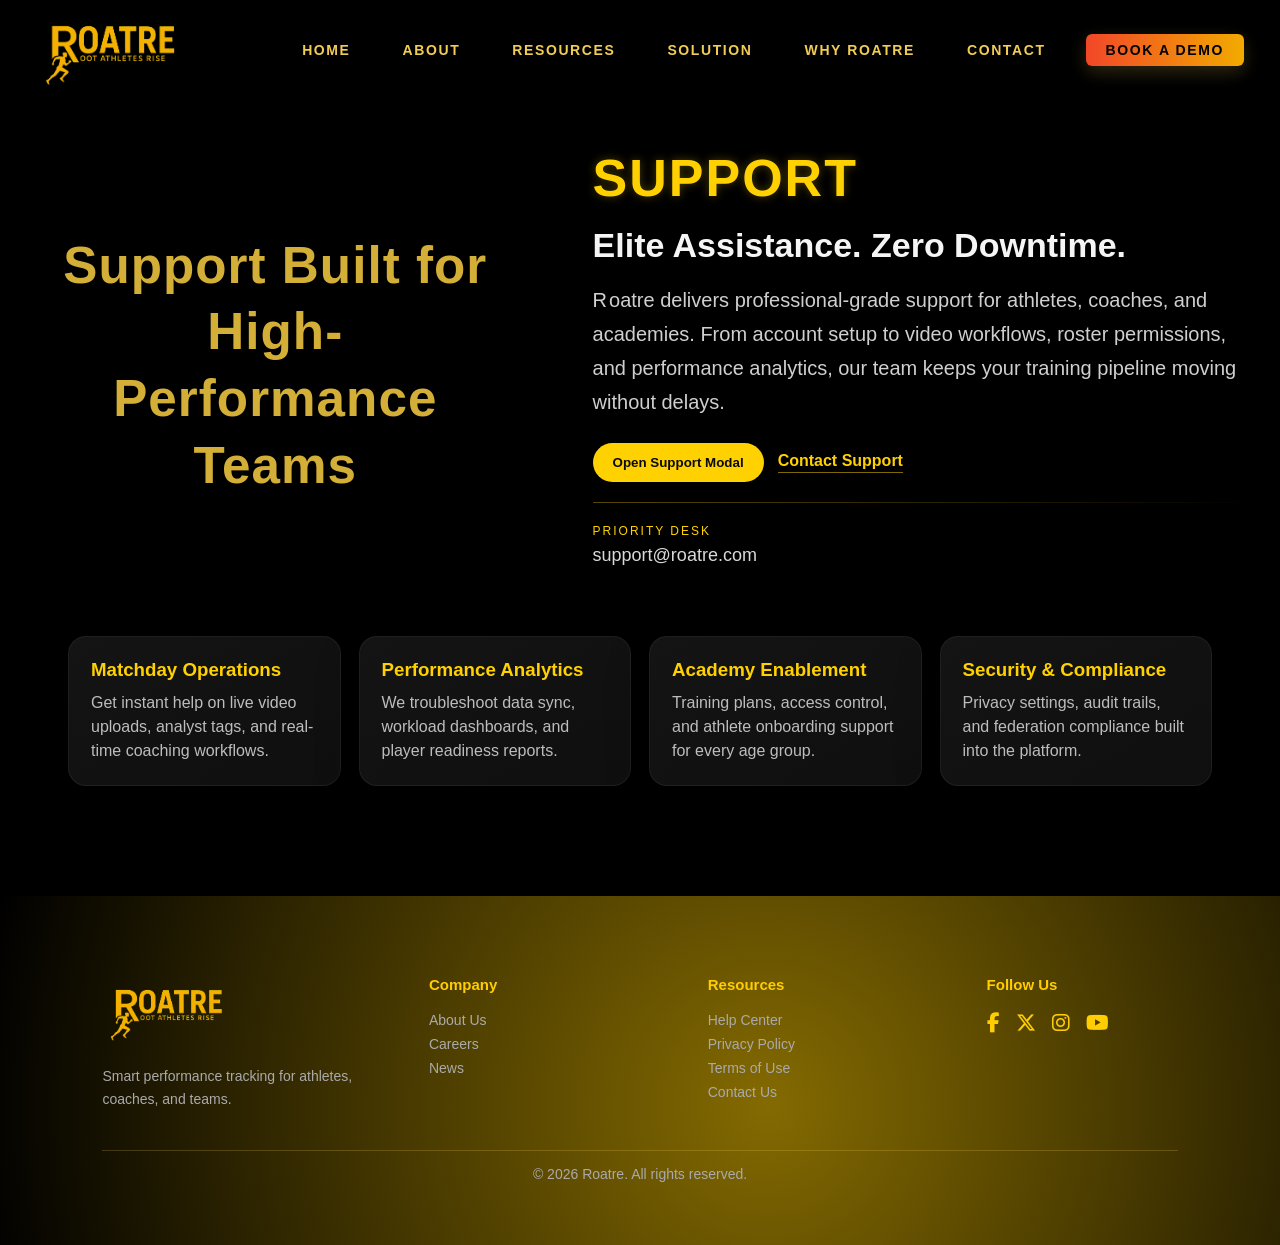
<file: support.html>
﻿<!doctype html>
<html lang="en">
	<head>
		<meta charset="utf-8" />
		<meta name="viewport" content="width=device-width,initial-scale=1" />
		<title>Roatre - Support</title>
		<link rel="stylesheet" href="style.css">
		<link rel="stylesheet" href="https://cdnjs.cloudflare.com/ajax/libs/font-awesome/6.5.0/css/all.min.css">
	</head>
	<body class="about-page">
		<div id="site-header-placeholder"></div>
		<main>
			<section class="support-hero">
				<div class="support-hero-left">
					<div class="tagline-box">
						<h2>Support Built for High-Performance Teams</h2>
					</div>
				</div>

				<div class="support-hero-right">
					<p class="support-hero-kicker">SUPPORT</p>
					<h1 class="support-hero-title">Elite Assistance. Zero Downtime.</h1>
					<p class="support-hero-copy"><span class="dropcap">R</span>oatre delivers professional-grade support for athletes, coaches, and academies. From account setup to video workflows, roster permissions, and performance analytics, our team keeps your training pipeline moving without delays.</p>
					<div class="support-hero-actions">
						<button class="support-primary-btn" type="button" id="supportModalBtn">Open Support Modal</button>
						<a class="support-link-btn" href="contact.html">Contact Support</a>
					</div>
					<div class="support-hero-divider"></div>
					<div class="support-hero-contact">
						<span>Priority Desk</span>
						<p>support@roatre.com</p>
					</div>
				</div>
			</section>

			<section class="support-grid">
				<div class="support-card">
					<h3>Matchday Operations</h3>
					<p>Get instant help on live video uploads, analyst tags, and real-time coaching workflows.</p>
				</div>
				<div class="support-card">
					<h3>Performance Analytics</h3>
					<p>We troubleshoot data sync, workload dashboards, and player readiness reports.</p>
				</div>
				<div class="support-card">
					<h3>Academy Enablement</h3>
					<p>Training plans, access control, and athlete onboarding support for every age group.</p>
				</div>
				<div class="support-card">
					<h3>Security &amp; Compliance</h3>
					<p>Privacy settings, audit trails, and federation compliance built into the platform.</p>
				</div>
			</section>
		</main>

		<div class="support-modal" id="supportModal" aria-hidden="true">
			<div class="support-modal-dialog" role="dialog" aria-modal="true" aria-labelledby="supportModalTitle">
				<button class="support-modal-close" type="button" aria-label="Close support modal">&times;</button>
				<div class="support-modal-body">
					<header class="support-modal-header">
						<div>
							<p class="support-modal-eyebrow">Professional Sports Support</p>
							<h2 id="supportModalTitle">Roatre Support Operations Center</h2>
						</div>
						<span class="support-status">Live Now</span>
					</header>

					<section class="support-modal-grid">
						<div class="support-panel">
							<h4>Rapid Response</h4>
							<ul>
								<li>Live matchday escalation channel</li>
								<li>15-minute response SLA for pro teams</li>
								<li>Dedicated analyst workflow assistance</li>
							</ul>
						</div>
						<div class="support-panel">
							<h4>Knowledge Base</h4>
							<div class="support-resource">
								<strong>Video Upload Playbook</strong>
								<p>Best practices for 4K analysis and tagging.</p>
							</div>
							<div class="support-resource">
								<strong>Performance Dashboard Setup</strong>
								<p>Configure player load and wellness metrics.</p>
							</div>
						</div>
						<div class="support-panel">
							<h4>Contact Channels</h4>
							<p>Priority email: support@roatre.com</p>
							<p>On-call hotline: +1 (000) 555-0148</p>
							<button type="button">Start Support Ticket</button>
						</div>
					</section>

					<section class="support-modal-footer">
						<div>
							<h4>Built for Clubs &amp; Federations</h4>
							<p>Our support team understands high-stakes matchday operations and athlete development timelines.</p>
						</div>
						<button type="button" class="support-secondary-btn">Book Support Briefing</button>
					</section>
				</div>
			</div>
		</div>

		<div id="site-footer-placeholder"></div>
		<script src="script.js?v=3"></script>
	</body>
</html>
</file>
<file: style.css>
/* Basic layout */

* {
	box-sizing: border-box;
}

* {
	scrollbar-width: thin;
	scrollbar-color: #ffd85a #111
}

*::-webkit-scrollbar {
	width: 8px;
	height: 8px
}

*::-webkit-scrollbar-track {
	background: #111
}

*::-webkit-scrollbar-thumb {
	background: #ffd85a;
	border-radius: 4px
}

*::-webkit-scrollbar-thumb:hover {
	background: #ffcc00
}

/* Force gold scrollbar on modal overlays */
#coachModal,
#ownerModal,
#athleteModal {
	scrollbar-width: thin;
	scrollbar-color: #ffd85a #111;
}

#coachModal::-webkit-scrollbar,
#ownerModal::-webkit-scrollbar,
#athleteModal::-webkit-scrollbar {
	width: 8px
}

#coachModal::-webkit-scrollbar-track,
#ownerModal::-webkit-scrollbar-track,
#athleteModal::-webkit-scrollbar-track {
	background: #111
}

#coachModal::-webkit-scrollbar-thumb,
#ownerModal::-webkit-scrollbar-thumb,
#athleteModal::-webkit-scrollbar-thumb {
	background: #ffd85a;
	border-radius: 4px
}

#coachModal::-webkit-scrollbar-thumb:hover,
#ownerModal::-webkit-scrollbar-thumb:hover,
#athleteModal::-webkit-scrollbar-thumb:hover {
	background: #ffcc00
}

html,
body {
	margin: 0;
	font-family: 'Inter', sans-serif;
	/* font-family: system-ui, -apple-system, Segoe UI, Roboto, 'Helvetica Neue', Arial; */
	color: #ffd85a;
	background: #000;
	scrollbar-width: thin;
	scrollbar-color: #ffd85a #111;
	z-index: 0;
	overflow-x: hidden;
	width: 100%;
}

body::-webkit-scrollbar {
	width: 8px
}

body::-webkit-scrollbar-track {
	background: #111
}

body::-webkit-scrollbar-thumb {
	background: #ffd85a;
	border-radius: 4px
}

body::-webkit-scrollbar-thumb:hover {
	background: #ffcc00
}

.site-header {
	align-items: center;
	display: flex;
	justify-content: space-between;
	padding: 10px 36px;
	position: fixed;
	top: 0;
	left: 0;
	right: 0;
	z-index: 100;
	transition: all .3s ease;
	background: linear-gradient(to right, #000000, #000000);
	/* border-bottom: 1px solid #ffd85a; */
	box-shadow: 0 4px 20px rgba(0, 0, 0, 0.5);
}

.site-header.scrolled {
	background: linear-gradient(to right, #000000, #000000);
	padding: 5px 36px;
	box-shadow: 0 4px 20px rgba(0, 0, 0, 0.5);
}

.logo {
	display: flex;
	align-items: center;
	color: #f2b400;
	font-weight: 700;
	font-size: 20px;
	text-decoration: none
}

.logo img {
	height: 80px;
	width: auto;
	display: block;
	transition: all .3s ease;
}

.site-header.scrolled .logo img {
	height: 60px;
}

.modal-trigger {
	background: #ffd85a;
	border: 0;
	color: #000;
	padding: 10px 16px;
	border-radius: 24px;
	cursor: pointer
}

.site-nav .main-menu {
	display: flex;
	gap: 28px;
	list-style: none;
	margin: 0;
	padding: 0;
	align-items: center
}

.site-nav .main-menu li {
	margin: 0
}

.site-nav .main-menu li a {
	color: #ffd85a;
	text-decoration: none;
	padding: 6px 12px;
	border-radius: 6px;
	opacity: 0.95;
	text-transform: uppercase;
	font-weight: 700;
	letter-spacing: 1.6px;
	font-size: 14px;
	transition: all .3s ease;
}

.site-nav .main-menu li a:hover,
.site-nav .main-menu li a.active {
	background: #ffd85a;
	color: #000;
	box-shadow: 0 6px 18px rgba(255, 216, 90, 0.2);
}

.resources-nav-item {
	position: relative
}

.resources-submenu {
	position: absolute;
	top: 100%;
	left: 0;
	min-width: 230px;
	list-style: none;
	padding: 8px 0;
	margin: 10px 0 0;
	background: rgba(10, 10, 10, 0.98);
	border: 1px solid rgba(255, 216, 90, 0.2);
	border-radius: 10px;
	box-shadow: 0 14px 30px rgba(0, 0, 0, 0.45);
	opacity: 0;
	visibility: hidden;
	transform: translateY(8px);
	transition: opacity .22s ease, transform .22s ease, visibility .22s ease;
	z-index: 220;
}

.resources-submenu li {
	width: 100%
}

.resources-submenu li a {
	display: block;
	padding: 10px 14px !important;
	font-size: 12px !important;
	letter-spacing: 1.1px !important;
	color: #ffd85a !important;
	border-radius: 0 !important;
}

.site-nav .resources-submenu li a:hover,
.site-nav .resources-submenu li a.active {
	background: rgba(255, 216, 90, 0.12) !important;
	color: #ffd85a !important;
	box-shadow: none !important;
}

.resources-nav-item:hover .resources-submenu,
.resources-nav-item:focus-within .resources-submenu {
	opacity: 1;
	visibility: visible;
	transform: translateY(0);
}

/* Contact button style (last menu item) */
.site-nav .main-menu>li:last-child>a {
	background: linear-gradient(90deg, rgb(255, 75, 43), rgb(255, 180, 0));
	padding: 8px 20px;
	color: #000;
	border-radius: 6px;
	box-shadow: 0 6px 18px rgba(255, 216, 90, 0.2);
}

.site-nav .main-menu>li:last-child>a:hover {
	transform: translateY(-2px);
	background: #f2b400;
}

/* Hamburger button */
.nav-toggle {
	display: none;
	background: transparent;
	border: 2px solid rgba(255, 216, 90, 0.6);
	border-radius: 6px;
	padding: 6px 10px;
	cursor: pointer;
	z-index: 170;
	gap: 5px;
	flex-direction: column;
	align-items: center;
	justify-content: center;
}

.nav-toggle span {
	display: block;
	width: 22px;
	height: 2px;
	background: #ffd85a;
	border-radius: 2px;
	transition: all .3s ease;
}

.nav-toggle.open span:nth-child(1) {
	transform: translateY(7px) rotate(45deg)
}

.nav-toggle.open span:nth-child(2) {
	opacity: 0
}

.nav-toggle.open span:nth-child(3) {
	transform: translateY(-7px) rotate(-45deg)
}

@media (max-width:900px) {
	.nav-toggle {
		display: flex
	}

	.site-nav {
		position: fixed;
		top: 0;
		right: 0;
		width: min(300px, 80vw);
		height: 100vh;
		background: #000;
		border-left: 1px solid rgba(255, 216, 90, 0.15);
		padding: 90px 24px 32px;
		overflow-y: auto;
		transform: translateX(100%);
		transition: transform .3s ease;
		z-index: 160;
	}

	.site-nav.open {
		transform: translateX(0)
	}

	.site-nav .main-menu {
		flex-direction: column;
		gap: 4px;
		align-items: stretch;
	}

	.site-nav .main-menu li a {
		display: block;
		padding: 12px 14px;
		font-size: 15px;
	}

	.site-nav .main-menu>li:last-child>a {
		margin-top: 8px;
	}

	.resources-submenu {
		position: static;
		margin-top: 4px;
		min-width: 100%;
		opacity: 1;
		visibility: visible;
		transform: none;
		display: none;
		border-radius: 8px;
	}

	.resources-nav-item:hover .resources-submenu,
	.resources-nav-item:focus-within .resources-submenu {
		display: block;
	}

	/* overlay behind nav - only covers area outside the nav drawer */
	.nav-overlay {
		display: none;
		position: fixed;
		top: 0;
		left: 0;
		right: min(300px, 80vw);
		bottom: 0;
		background: rgba(0, 0, 0, 0.55);
		z-index: 140;
		cursor: pointer;
	}

	.nav-overlay.open {
		display: block
	}
}

.hero-spacer {
	height: 100vh;
	width: 100%;
}

.hero-overlay {
	min-height: 100vh;
	display: flex;
	align-items: center;
	padding: 0 8%;
	position: relative;
	z-index: 2;
}

.hero-content {
	max-width: 900px;
	display: flex;
	flex-direction: column;
	gap: 20px;
}

.hero-content h4 {
	font-size: clamp(40px, 8vw, 84px);
	font-weight: 900;
	color: #ffd85a;
	text-transform: uppercase;
	line-height: 0.95;
	margin: 0;
	letter-spacing: -2px;
	text-shadow: 0 10px 30px rgba(0, 0, 0, 0.5);
}

.hero-rule {
	width: 120px;
	height: 8px;
	background: #ffd85a;
	margin: 10px 0;
}

.hero-content p {
	font-size: clamp(18px, 1.5vw, 24px);
	color: #fff;
	max-width: 600px;
	line-height: 1.4;
	font-weight: 500;
	margin: 0;
	text-shadow: 0 2px 10px rgba(0, 0, 0, 0.8);
}

@keyframes slideUpFade {
	from {
		opacity: 0;
		transform: translateY(40px);
	}

	to {
		opacity: 1;
		transform: translateY(0);
	}
}

.scroll-cta {
	display: flex;
	flex-direction: column;
	align-items: center;
	gap: 8px;
	background: transparent;
	border: 2px solid rgba(255, 180, 0, 0.5);
	color: #ffd85a;
	padding: 12px 18px;
	border-radius: 50px;
	cursor: pointer;
	transition: all .3s ease;
	margin-top: 24px
}

.scroll-cta:hover {
	background: rgba(255, 180, 0, 0.04);
	border-color: #ffd85a
}

.scroll-cta svg {
	animation: bounce 2s infinite
}

@keyframes bounce {

	0%,
	100% {
		transform: translateY(0)
	}

	50% {
		transform: translateY(8px)
	}
}

/* Site background video styling */
.site-bg-video {
	position: fixed;
	inset: 0;
	width: 100%;
	height: 100%;
	object-fit: cover;
	z-index: 1;
	/* Above body background, below content */
	opacity: 0.65;
	pointer-events: none;
	filter: none;
	transform: translateZ(0);
	will-change: transform;
	backface-visibility: hidden;
	contain: strict;
}

.site-bg-video.hero-bg {
	position: absolute;
	z-index: 0;
}

/* Modal overlay */
.modal-overlay {
	position: fixed;
	inset: 0;
	background: rgba(0, 0, 0, 0.6);
	backdrop-filter: blur(6px);
	display: flex;
	align-items: center;
	justify-content: center;
	opacity: 0;
	pointer-events: none;
	transition: opacity .25s ease
}

.modal-overlay.open {
	opacity: 1;
	pointer-events: auto
}

.modal-content {
	width: min(1100px, 95%);
	max-height: 80vh;
	background: linear-gradient(90deg, #000, #000);
	border-radius: 18px;
	box-shadow: 0 10px 60px rgba(0, 0, 0, 0.8);
	display: grid;
	grid-template-columns: 1fr 1fr;
	overflow: hidden;
	position: relative
}

.modal-close {
	position: absolute;
	right: 14px;
	top: 10px;
	background: transparent;
	border: 0;
	color: #ffd85a;
	font-size: 28px;
	cursor: pointer
}

.modal-left {
	padding: 48px;
	color: #ffd85a
}

.modal-left h2 {
	margin: 0 0 8px;
	font-size: 28px
}

.modal-left p {
	color: #ffd85a
}

.image-pair {
	display: flex;
	gap: 12px;
	margin-top: 18px
}

.image-pair img {
	width: 100%;
	max-width: 260px;
	height: auto;
	border-radius: 10px;
	box-shadow: 0 6px 24px rgba(0, 0, 0, 0.6)
}

.img-placeholder {
	width: 100%;
	max-width: 260px;
	height: 160px;
	border-radius: 10px;
	display: flex;
	align-items: flex-end;
	justify-content: flex-start;
	padding: 12px;
	background: linear-gradient(135deg, #000, #000);
	color: #ffd85a;
	position: relative;
	overflow: hidden
}

.img-placeholder.loaded {
	background-size: cover;
	background-position: center;
	border-radius: 10px
}

.img-caption {
	position: relative;
	z-index: 2;
	font-weight: 600;
	filter: drop-shadow(0 2px 6px rgba(0, 0, 0, 0.6))
}

.img-placeholder::after {
	content: '';
	position: absolute;
	inset: 0;
	background: linear-gradient(180deg, transparent, rgba(0, 0, 0, 0.35));
	pointer-events: none
}

/* video fallback decorative panel */
.video-fallback {
	position: absolute;
	inset: 0;
	display: flex;
	align-items: center;
	justify-content: center;
	pointer-events: none;
	background: linear-gradient(90deg, rgba(255, 180, 0, 0.04), rgba(255, 216, 90, 0.2));
	opacity: 0;
	transition: opacity .18s ease
}

.video-fallback.visible {
	opacity: 1
}


/* Two-tone treatments to match site color palette */
.tone-1 {
	filter: grayscale(0.15) contrast(1.05) saturate(1.2) brightness(0.95);
	mix-blend-mode: multiply
}

.tone-2 {
	filter: sepia(0.2) hue-rotate(-20deg) saturate(1.5) contrast(1.02);
	mix-blend-mode: screen
}

.modal-right {
	position: relative;
	background: linear-gradient(90deg, rgba(255, 180, 0, 0.08), rgba(255, 216, 90, 0.2));
	display: flex;
	align-items: center;
	justify-content: center
}

.modal-video {
	position: absolute;
	inset: 0;
	width: 100%;
	height: 100%;
	object-fit: cover;
	opacity: 0.85;
	filter: blur(0.5px) saturate(1.05)
}

/* Responsive */
@media (max-width:800px) {
	.modal-content {
		grid-template-columns: 1fr;
		max-height: 90vh
	}

	.modal-right {
		min-height: 220px
	}

	.image-pair img {
		max-width: 45%
	}
}

/* small helper for demo */
.modal-trigger:focus {
	outline: 2px solid rgba(255, 180, 0, 0.2)
}

/* Embed modal (iframe) */
.embed-modal {
	width: min(1100px, 95%);
	height: min(82vh, 900px);
	background: #08121a;
	border-radius: 12px;
	overflow: hidden;
	position: relative;
	box-shadow: 0 12px 80px rgba(0, 0, 0, 0.7);
	display: flex;
	flex-direction: column
}

.embed-modal iframe {
	flex: 1;
	border: 0;
	width: 100%;
	height: 100%
}

.modal-overlay .modal-close {
	right: 14px;
	top: 10px
}

@media (max-width:800px) {
	.embed-modal {
		width: 95%;
		height: 92vh
	}
}

/* Services section */
.services-persona {
	padding: 80px 36px 100px;
	background: #000;
	color: #fff;
	position: relative;
	z-index: 2;
}

.services {
	padding: 80px 36px 100px;
	background: #000;
	color: #fff;
	position: relative;
	z-index: 2;
}

.services-title {
	text-align: center;
	font-size: clamp(2rem, 5vw, 3.5rem);
	font-weight: 900;
	letter-spacing: 5px;
	text-transform: uppercase;
	margin: 0 0 64px;
	color: #fff
}

.services-title span {
	color: #ffd85a
}

.services-wrap {
	max-width: 1200px;
	margin: 0 auto;
	display: flex;
	flex-direction: column;
	gap: 0
}

/* Each feature card — reference image layout */
.feature {
	display: grid;
	grid-template-columns: 1fr 1fr;
	gap: 60px;
	background: transparent;
	border-radius: 0;
	overflow: visible;
	margin-bottom: 80px;
	box-shadow: none;
	border: none;
	align-items: center;
}

/* Image side */
.feature-media {
	position: relative;
	background: transparent;
	display: flex;
	flex-direction: column;
	gap: 20px;
	padding: 0;
}

.feature-media img {
	width: 100%;
	height: 380px;
	object-fit: cover;
	border-radius: 30px;
	display: block;
	flex-shrink: 0;
}

.feature-media-thumbs {
	display: flex;
	gap: 20px;
	align-items: stretch;
}

.feature-media-thumb {
	flex: 1;
	height: 120px;
	object-fit: cover;
	border-radius: 20px;
	display: block;
}

.feature-media-accent {
	width: 120px;
	height: 120px;
	border-radius: 20px;
	background: #fff3e8;
	border: none;
	display: flex;
	align-items: center;
	justify-content: center;
	color: #ff6a00;
	font-size: 3.5rem;
	flex-shrink: 0;
}

/* Content side */
.feature-content {
	padding: 0;
	color: #e6e6e6;
	display: flex;
	flex-direction: column;
	justify-content: center;
	gap: 0;
	background: transparent;
}

.feature-content h3 {
	font-size: clamp(2.2rem, 4vw, 3.8rem);
	font-weight: 700;
	margin: 0 0 24px;
	color: #ff6a00;
	text-transform: none;
	line-height: 1.2;
	letter-spacing: -0.5px;
}

.feature-content h3 span {
	color: #fff;
}

.feature-content p {
	line-height: 1.8;
	color: #a0a0a0;
	margin: 0 0 40px;
	font-size: 1.05rem;
}

.feature-actions {
	display: flex;
	gap: 16px;
	flex-wrap: wrap;
	margin-top: 4px;
}

.read-more {
	display: inline-flex;
	align-items: center;
	gap: 8px;
	padding: 14px 32px;
	border-radius: 12px;
	background: #ffd100;
	color: #0a0a0a;
	text-decoration: none;
	font-weight: 600;
	font-size: 1rem;
	transition: all 0.2s;
}

.read-more:hover {
	background: #ffd100;
	transform: translateY(-2px);
}

.read-more-ghost {
	display: inline-flex;
	align-items: center;
	gap: 8px;
	padding: 14px 32px;
	border-radius: 12px;
	border: 1px solid rgba(255, 255, 255, 0.3);
	color: #fff;
	text-decoration: none;
	font-weight: 600;
	font-size: 1rem;
	transition: all 0.2s;
}

.read-more-ghost:hover {
	background: rgba(255, 255, 255, 0.08);
	transform: translateY(-2px);
}

/* Flip layout for right-variant */
.feature--right .feature-media {
	order: 2
}

.feature--right .feature-content {
	order: 1
}

/* Owner variant — same as left */
.feature--owner .feature-media {
	order: 1
}

.feature--owner .feature-content {
	order: 2
}

@media (max-width:960px) {
	.feature {
		grid-template-columns: 1fr;
		gap: 32px;
	}

	.feature--right .feature-media {
		order: 1
	}

	.feature--right .feature-content {
		order: 2
	}

	.feature-media {
		padding: 20px
	}

	.feature-media img {
		height: 220px
	}

	.feature-content {
		padding: 32px 24px
	}

	.services-title {
		font-size: 2rem
	}
}

@media (max-width:480px) {
	.hero {
		padding: 24px 16px;
		padding-top: 80px
	}

	.scroll-cta {
		padding: 10px 14px
	}
}

/* Demo CTA section */
.demo-cta {
	padding: 100px 28px 140px;
	background: #000;
	position: relative;
	overflow: hidden;
	display: flex;
	align-items: center;
	justify-content: center;
	z-index: 2;
}

.demo-cta::before {
	content: "";
	position: absolute;
	top: 50%;
	left: 50%;
	width: 140%;
	height: 140%;
	transform: translate(-50%, -50%);
	background: radial-gradient(circle, rgba(255, 208, 0, 0.12) 0%, transparent 65%);
	pointer-events: none;
	z-index: 1;
}

.demo-cta-inner {
	position: relative;
	z-index: 2;
	max-width: 900px;
	width: 100%;
	margin: 0 auto;
	text-align: center;
	background: rgba(10, 10, 10, 0.65);
	backdrop-filter: blur(28px);
	-webkit-backdrop-filter: blur(28px);
	padding: 70px 44px;
	border-radius: 40px;
	border: 1px solid rgba(255, 208, 0, 0.1);
	box-shadow: 0 40px 100px rgba(0, 0, 0, 0.6);
}

.demo-cta h2 {
	margin: 0 0 16px;
	color: #ffffff;
	font-size: clamp(2.2rem, 6.5vw, 4.5rem);
	font-weight: 900;
	line-height: 1;
	letter-spacing: -2px;
	text-transform: uppercase;
}

.demo-cta h2 span {
	color: #ffd000;
	display: block;
}

.demo-cta-copy {
	font-size: 1.25rem;
	color: #a0a0a0;
	max-width: 580px;
	margin: 0 auto 52px;
	line-height: 1.6;
}

.demo-cta-btn {
	display: inline-flex;
	align-items: center;
	justify-content: center;
	gap: 12px;
	min-width: 260px;
	padding: 22px 44px;
	border-radius: 999px;
	background: #ffd000;
	color: #000;
	text-decoration: none;
	font-size: 18px;
	font-weight: 800;
	text-transform: uppercase;
	letter-spacing: 1px;
	transition: all 0.4s cubic-bezier(0.175, 0.885, 0.32, 1.275);
	box-shadow: 0 10px 30px rgba(255, 208, 0, 0.25);
}

.demo-cta-btn:hover {
	background: #ffffff;
	color: #000;
	transform: translateY(-6px) scale(1.03);
	box-shadow: 0 20px 50px rgba(255, 208, 0, 0.35);
}

.demo-cta-btn i {
	font-size: 1.1rem;
	transition: transform 0.4s ease;
}

.demo-cta-btn:hover i {
	transform: translateX(6px);
}

/* Footer */
.site-footer {
	background: #000;
	padding: 0;
	position: relative;
	overflow: hidden;
	z-index: 2;
	/* Ensure it stays above background video */
}

.site-footer::before {
	content: "";
	position: absolute;
	top: -40%;
	left: -40%;
	width: 200%;
	height: 200%;
	background: radial-gradient(circle, rgb(132, 106, 1), transparent 60%);
	animation: footerRotate 20s linear infinite;
	z-index: 0;
}

@keyframes footerRotate {
	from {
		transform: rotate(0deg)
	}

	to {
		transform: rotate(360deg)
	}
}

.footer-shell {
	max-width: 100%;
	margin: 0 auto;
	padding: 80px 8% 60px;
	position: relative;
	z-index: 1;
}

.footer-grid {
	display: grid;
	grid-template-columns: 1.2fr 1fr 1fr 0.8fr;
	gap: 40px;
	align-items: start;
}

.footer-brand {
	max-width: 320px;
}

.footer-logo img {
	width: 130px;
	height: auto;
	display: block;
	margin-bottom: 20px;
}

.footer-brand p {
	margin: 0;
	color: #aaa;
	font-size: 14px;
	line-height: 1.6;
}

.footer-col h4 {
	margin: 0 0 20px;
	color: #ffcd01;
	font-size: 15px;
	font-weight: 600;
}

.footer-col a {
	display: block;
	color: #aaa;
	text-decoration: none;
	line-height: 1;
	margin-bottom: 10px;
	font-size: 14px;
	transition: color .3s ease, transform .3s ease;
}

.footer-col a:hover {
	color: #ffcd01;
	transform: translateX(5px);
}

.footer-social a {
	display: inline-flex;
	align-items: center;
	justify-content: center;
	margin: 0;
	padding: 0;
	transition: transform .3s ease, color .3s ease;
}

.footer-social .social-icons {
	display: flex;
	flex-direction: row;
	flex-wrap: nowrap;
	gap: 16px;
	margin-top: 6px;
	align-items: center;
}

.footer-social .social-icons a {
	color: #ffcd01;
	font-size: 20px;
	margin-bottom: 0;
}

.footer-social .social-icons a:hover {
	transform: scale(1.2);
	color: #aaa;
}

.footer-copy {
	margin: 40px 0 0;
	padding-top: 14px;
	border-top: 1px solid rgba(255, 216, 90, 0.2);
	text-align: center;
	color: #aaa;
	font-size: 14px;
	line-height: 1.4;
}

@media (max-width:1200px) {
	.footer-grid {
		grid-template-columns: repeat(2, minmax(0, 1fr));
	}
}

@media (max-width:900px) {
	.footer-shell {
		padding: 40px 24px 24px;
	}

	.footer-grid {
		grid-template-columns: 1fr 1fr;
		gap: 24px;
	}

	.footer-brand {
		grid-column: 1 / -1;
	}

	.footer-logo img {
		width: 120px;
	}

	.footer-copy {
		margin-top: 24px;
		padding-top: 12px;
		font-size: 13px;
	}
}

@media (max-width:480px) {
	.footer-shell {
		padding: 32px 16px 20px;
	}

	.footer-grid {
		grid-template-columns: 1fr 1fr;
		gap: 20px;
	}

	.footer-col h4 {
		font-size: 14px;
		margin-bottom: 12px;
	}

	.footer-col a {
		font-size: 13px;
	}

	.footer-social .social-icons a {
		font-size: 18px;
	}

	.footer-social .social-icons {
		gap: 12px;
	}
}

@media (max-width:480px) {
	.footer-shell {
		padding: 32px 16px 20px;
	}

	.footer-grid {
		grid-template-columns: 1fr 1fr;
		gap: 20px;
	}

	.footer-col h4 {
		font-size: 14px;
		margin-bottom: 12px;
	}

	.footer-col a {
		font-size: 13px;
	}

	.footer-social .social-icons a {
		font-size: 18px;
	}

	.footer-social .social-icons {
		gap: 12px;
	}
}

@media (max-width:900px) {
	.footer-shell {
		padding: 34px 24px 20px;
	}

	.footer-grid {
		grid-template-columns: repeat(2, minmax(0, 1fr));
		gap: 24px;
	}

	.footer-logo img {
		width: 140px;
	}

	.footer-brand p {
		font-size: 14px;
		margin-top: 10px;
		color: #bebebe;
	}

	.footer-col h4 {
		font-size: 15px;
		margin-bottom: 12px;
	}

	.footer-col a {
		font-size: 13px;
		line-height: 1.9;
	}

	.footer-copy {
		font-size: 12px;
		margin-top: 18px;
		padding-top: 10px;
	}

	.footer-social .social-icons {
		display: flex;
		flex-direction: row;
		flex-wrap: nowrap;
		gap: 8px;
		align-items: center;
	}

	.footer-social a {
		width: 36px;
		height: 36px;
	}

	.footer-social a img {
		width: 20px;
		height: 20px;
	}

	.footer-social a.icon-youtube span {
		width: 28px;
		height: 20px;
	}

	.footer-social a.icon-youtube span::before {
		border-top-width: 4px;
		border-bottom-width: 4px;
		border-left-width: 7px;
	}
}

@media (max-width:480px) {
	.footer-grid {
		grid-template-columns: 1fr 1fr;
		gap: 20px;
	}

	.footer-brand {
		grid-column: 1 / -1;
	}

	.footer-shell {
		padding: 28px 16px 16px;
	}
}

/* Tagline box responsive */
.tagline-box {
	padding: 24px;
	min-height: 200px
}

@media (max-width:1024px) {
	.demo-hero {
		flex-direction: column;
	}

	.demo-hero-left {
		flex: none;
		width: 100%;
		height: 450px;
		position: relative;
		top: 0;
	}

	.demo-hero-right {
		flex: none;
		width: 100%;
		padding: 60px 5% 0;
	}
}

@media (max-width:768px) {
	.demo-hero-left {
		height: 350px;
	}
}

/* Demo form styling */
.demo-form {
	background: rgba(255, 255, 255, 0.03);
	backdrop-filter: blur(15px);
	border: 1px solid rgba(255, 216, 90, 0.1);
	padding: 40px;
	border-radius: 24px;
	margin-top: 40px;
	box-shadow: 0 25px 50px rgba(0, 0, 0, 0.3);
}

.demo-form h2 {
	font-size: 28px;
	font-weight: 800;
	color: #fff;
	margin-bottom: 30px;
	letter-spacing: 1px;
}

.demo-form input,
.demo-form select,
.demo-form textarea {
	width: 100%;
	background: rgba(255, 255, 255, 0.05);
	border: 1px solid rgba(255, 255, 255, 0.1);
	padding: 16px 20px;
	margin-bottom: 20px;
	border-radius: 12px;
	color: #fff;
	font-family: inherit;
	font-size: 16px;
	transition: all 0.3s ease;
}

.demo-form input:focus,
.demo-form select:focus,
.demo-form textarea:focus {
	outline: none;
	border-color: #ffd100;
	background: rgba(255, 255, 255, 0.08);
	box-shadow: 0 0 15px rgba(255, 209, 0, 0.1);
}

.demo-form select option {
	background: #111;
	color: #fff;
}

.demo-submit-btn {
	width: 100%;
	background: #ffd100;
	color: #000;
	border: none;
	padding: 18px;
	border-radius: 12px;
	font-weight: 800;
	text-transform: uppercase;
	letter-spacing: 2px;
	cursor: pointer;
	transition: all 0.4s cubic-bezier(0.175, 0.885, 0.32, 1.275);
	margin-top: 10px;
}

.demo-submit-btn:hover {
	background: #fff;
	transform: translateY(-3px);
	box-shadow: 0 15px 30px rgba(255, 216, 90, 0.3);
}


/* About page */
.about-page {
	background: #000;
	color: #c7c7c7;
	font-family: 'Inter', sans-serif;
}

.solution-hero {
	max-width: 1400px;
	margin: 0 auto;
	padding: 140px 28px 90px;
	display: grid;
	grid-template-columns: minmax(280px, 0.9fr) minmax(420px, 1.2fr);
	gap: 70px;
	align-items: start;
}

.solution-hero-left {
	position: sticky;
	top: 200px;
	align-self: start;
}

.solution-hero-title {
	margin: 0;
	font-size: 64px;
	line-height: 1.1;
	font-weight: 800;
	color: #d7b23a;
	text-transform: none;
}

.solution-hero-right {
	padding-top: 8px;
}

.solution-hero-kicker {
	margin: 0 0 24px;
	font-size: 58px;
	font-weight: 800;
	letter-spacing: 2px;
	color: #ffd100;
	text-shadow: 0 0 10px rgba(255, 209, 0, 0.3);
}

.solution-hero-copy {
	margin: 0 0 24px;
	font-size: 22px;
	line-height: 1.7;
	color: #cfcfcf;
}

.solution-hero-divider {
	height: 1px;
	background: linear-gradient(90deg, rgba(255, 209, 0, 0.35), rgba(255, 209, 0, 0));
	margin: 20px 0 32px;
}

/* Demo Page - Premium Split Layout */
.demo-hero {
	display: flex;
	min-height: 100vh;
	background: #000;
	position: relative;
	align-items: flex-start;
}

.demo-hero-left {
	position: fixed;
	top: 0;
	left: 0;
	width: 45%;
	height: 100vh;
	background-image: linear-gradient(to right, rgba(0, 0, 0, 0.2), rgba(0, 0, 0, 0.5)), url('assets/demo.jpg');
	background-size: cover;
	background-position: center;
	background-repeat: no-repeat;
	z-index: 1;
}

.demo-hero-right {
	margin-left: 45%;
	width: 55%;
	padding: 160px 6% 0;
	position: relative;
	z-index: 2;
	background: #000;
	min-height: 100vh;
}


.demo-hero-title h2 {
	font-size: clamp(32px, 4vw, 56px);
	font-weight: 900;
	line-height: 1.1;
	color: #fff;
	text-transform: uppercase;
	margin: 0 0 30px;
	letter-spacing: -1px;
}

.demo-hero-title h2 span {
	color: #ffd100;
	display: block;
}

.demo-hero-copy {
	margin: 0 0 25px;
	font-size: 20px;
	line-height: 1.8;
	color: #b0b0b0;
}

.demo-hero-copy .dropcap {
	font-size: 52px;
	font-weight: 900;
	color: #ffd100;
	float: left;
	line-height: 1;
	margin-right: 12px;
	margin-top: 5px;
}

/* Form refinement */
.form-group {
	position: relative;
	margin-bottom: 20px;
}

.form-group i {
	position: absolute;
	left: 20px;
	top: 50%;
	transform: translateY(-50%);
	color: rgba(255, 216, 90, 0.6);
	font-size: 18px;
	pointer-events: none;
	transition: color 0.3s ease;
}

.form-group textarea ~ i {
	top: 30px;
	transform: none;
}

.form-group input,
.form-group select,
.form-group textarea {
	padding-left: 55px !important;
	margin-bottom: 0 !important;
}

.form-group input:focus ~ i,
.form-group select:focus ~ i,
.form-group textarea:focus ~ i {
	color: #ffd100;
}


/* Support Page */
.support-hero {
	max-width: 1400px;
	margin: 0 auto;
	padding: 140px 28px 70px;
	display: grid;
	grid-template-columns: minmax(280px, 0.9fr) minmax(420px, 1.2fr);
	gap: 70px;
	align-items: start;
}

.support-hero-left {
	position: sticky;
	top: 200px;
	align-self: start;
}

.support-hero-right {
	padding-top: 8px;
}

.support-hero-kicker {
	margin: 0 0 18px;
	font-size: 52px;
	font-weight: 800;
	letter-spacing: 2px;
	color: #ffd100;
	text-shadow: 0 0 10px rgba(255, 209, 0, 0.3);
}

.support-hero-title {
	margin: 0 0 18px;
	font-size: 34px;
	color: #f5f5f5;
}

.support-hero-copy {
	margin: 0 0 24px;
	font-size: 20px;
	line-height: 1.7;
	color: #cfcfcf;
}

.support-hero-copy .dropcap {
	font-size: 1em;
	color: #d3d3d3;
	padding-right: 2px;
}

.support-hero-actions {
	display: flex;
	gap: 14px;
	align-items: center;
	margin-bottom: 20px;
	flex-wrap: wrap;
}

.support-primary-btn {
	border: none;
	background: #ffd100;
	color: #0a0a0a;
	font-weight: 700;
	padding: 12px 20px;
	border-radius: 999px;
	cursor: pointer;
}

.support-link-btn {
	color: #ffd100;
	text-decoration: none;
	font-weight: 600;
	border-bottom: 1px solid rgba(255, 209, 0, 0.5);
	padding-bottom: 2px;
}

.support-hero-divider {
	height: 1px;
	background: linear-gradient(90deg, rgba(255, 209, 0, 0.35), rgba(255, 209, 0, 0));
	margin: 18px 0;
}

.support-hero-contact span {
	text-transform: uppercase;
	letter-spacing: 2px;
	font-size: 12px;
	color: #ffd100;

}

.support-hero-contact p {
	margin: 6px 0 0;
	color: #d9d9d9;
	font-size: 18px;
}

.support-grid {
	max-width: 1200px;
	margin: 0 auto;
	padding: 0 28px 110px;
	display: grid;
	grid-template-columns: repeat(auto-fit, minmax(220px, 1fr));
	gap: 18px;
}

.support-card {
	background: linear-gradient(150deg, #141414, #0f0f0f);
	border-radius: 18px;
	padding: 22px;
	border: 1px solid rgba(255, 255, 255, 0.06);
	box-shadow: 0 18px 40px rgba(0, 0, 0, 0.35);
}

.support-card h3 {
	margin: 0 0 10px;
	color: #ffd100;
}

.support-card p {
	margin: 0;
	color: #bdbdbd;
	line-height: 1.5;
}

/* Support Modal */
.support-modal {
	display: none;
	position: fixed;
	inset: 0;
	background: rgba(0, 0, 0, 0.86);
	z-index: 9999;
	overflow-y: auto;
}

.support-modal-dialog {
	position: relative;
	max-width: 980px;
	margin: 60px auto;
	padding: 20px;
}

.support-modal-close {
	position: absolute;
	right: 30px;
	top: 20px;
	background: none;
	border: none;
	color: #fff;
	font-size: 40px;
	cursor: pointer;
}

.support-modal-body {
	background: #0b0b0b;
	border-radius: 24px;
	padding: 36px;
	color: #f2f2f2;
	border: 1px solid rgba(255, 255, 255, 0.08);
	box-shadow: 0 30px 80px rgba(0, 0, 0, 0.5);
}

.support-modal-header {
	display: flex;
	justify-content: space-between;
	align-items: center;
	gap: 20px;
	flex-wrap: wrap;
	margin-bottom: 24px;
}

.support-modal-eyebrow {
	margin: 0 0 8px;
	text-transform: uppercase;
	letter-spacing: 2px;
	font-size: 12px;
	color: #ffd100;
}

.support-status {
	background: #1f1f1f;
	color: #9dff9d;
	padding: 6px 14px;
	border-radius: 999px;
	font-size: 12px;
	letter-spacing: 1px;
}

.support-modal-grid {
	display: grid;
	grid-template-columns: repeat(auto-fit, minmax(220px, 1fr));
	gap: 18px;
	margin-bottom: 24px;
}

.support-panel {
	background: rgba(18, 18, 18, 0.9);
	border-radius: 18px;
	padding: 18px;
	border: 1px solid rgba(255, 255, 255, 0.06);
}

.support-panel h4 {
	margin: 0 0 12px;
	color: #ffd100;
}

.support-panel ul {
	margin: 0;
	padding-left: 18px;
	color: #c9c9c9;
	line-height: 1.6;
}

.support-resource strong {
	display: block;
	color: #f5f5f5;
	margin-bottom: 6px;
}

.support-resource p {
	margin: 0 0 12px;
	color: #9f9f9f;
	font-size: 13px;
}

.support-panel button {
	background: #ffd100;
	border: none;
	border-radius: 999px;
	padding: 10px 18px;
	font-weight: 700;
	cursor: pointer;
	color: #0a0a0a;
	margin-top: 8px;
}

.support-modal-footer {
	display: flex;
	justify-content: space-between;
	align-items: center;
	gap: 20px;
	flex-wrap: wrap;
	background: #0f0f0f;
	border-radius: 16px;
	padding: 18px 22px;
	border: 1px solid rgba(255, 255, 255, 0.06);
}

.support-secondary-btn {
	background: transparent;
	color: #ffd100;
	border: 1px solid rgba(255, 209, 0, 0.5);
	border-radius: 999px;
	padding: 10px 20px;
	font-weight: 700;
	cursor: pointer;
}


/* Mission Section */
/* Mission Section - Redesigned Card Layout */
.mission-section {
	padding: 100px 5%;
	/* background-color: #fcfcfc; */
	/* Light, airy background */
	position: relative;
	z-index: 2;
}

.mission-container {
	max-width: 1300px;
	margin: 0 auto;
}

.mission-card {
	background: #242424;
	border-radius: 40px;
	padding: 60px;
	display: grid;
	grid-template-columns: 1.1fr 0.9fr;
	gap: 80px;
	align-items: center;
	box-shadow: 0 40px 120px rgba(0, 0, 0, 0.06);
	overflow: visible;
}

.mission-left {
	position: relative;
}

.mission-image-wrapper {
	position: relative;
	width: 100%;
	line-height: 0;
}

.mission-main-img {
	width: 100%;
	height: 520px;
	object-fit: cover;
	border-radius: 32px;
	box-shadow: 0 20px 60px rgba(0, 0, 0, 0.1);
}

.mission-badge {
	position: absolute;
	bottom: -40px;
	left: -40px;
	width: 180px;
	height: 180px;
	z-index: 10;
	animation: rotateBadge 20s linear infinite;
	filter: drop-shadow(0 15px 30px rgba(0, 0, 0, 0.15));
	border-radius: 50%;
	overflow: hidden;
}

@keyframes rotateBadge {
	from {
		transform: rotate(0deg);
	}

	to {
		transform: rotate(360deg);
	}
}

.badge-img {
	width: 100%;
	height: 100%;
	object-fit: cover;
	border-radius: 50%;
	background-color: transparent;
}

.mission-right {
	display: flex;
	flex-direction: column;
	gap: 20px;
}

.mission-kicker {
	font-size: 0.85rem;
	font-weight: 800;
	text-transform: uppercase;
	letter-spacing: 4px;
	color: #d7b23a;
	margin-bottom: 8px;
}

.mission-title {
	font-size: clamp(2.5rem, 5vw, 4.2rem);
	font-weight: 900;
	color: #ffffff;
	line-height: 1.05;
	margin: 0;
	letter-spacing: -2px;
}

.mission-title em {
	font-style: italic;
	color: #d7b23a;
	text-decoration: underline;
	text-decoration-style: solid;
	text-underline-offset: 8px;
	text-decoration-thickness: 4px;
}

.mission-divider {
	width: 80px;
	height: 6px;
	background: #d7b23a;
	border-radius: 3px;
	margin: 10px 0;
}

.mission-body {
	font-size: 1.2rem;
	line-height: 1.8;
	color: #dddddd;
	margin: 0;
}

.mission-body strong {
	color: #ffd85a;
	font-weight: 800;
}

.mission-cta {
	display: flex;
	gap: 20px;
	margin-top: 20px;
}

/* Redesigned Pill Buttons */
.cta-primary-pill {
	display: inline-flex;
	align-items: center;
	justify-content: center;
	background: #ffd85a;
	color: #000;
	padding: 18px 40px;
	border-radius: 50px;
	font-weight: 800;
	text-decoration: none;
	font-size: 1rem;
	transition: all 0.3s cubic-bezier(0.2, 0, 0.2, 1);
}

.cta-primary-pill:hover {
	transform: translateY(-4px);
	box-shadow: 0 15px 40px rgba(255, 216, 90, 0.3);
	background: #ffffff;
}

.cta-secondary-pill {
	display: inline-flex;
	align-items: center;
	justify-content: center;
	background: transparent;
	color: #ffffff;
	padding: 18px 40px;
	border-radius: 50px;
	font-weight: 800;
	text-decoration: none;
	font-size: 1rem;
	border: 2px solid rgba(255, 255, 255, 0.2);
	transition: all 0.3s cubic-bezier(0.2, 0, 0.2, 1);
}

.cta-secondary-pill:hover {
	background: rgba(255, 255, 255, 0.05);
	border-color: #ffffff;
	transform: translateY(-4px);
}

/* Responsive Mission Section */
@media (max-width: 1100px) {
	.mission-card {
		grid-template-columns: 1fr;
		gap: 60px;
		padding: 40px;
	}

	.mission-left {
		order: 1;
	}

	.mission-right {
		order: 2;
		text-align: center;
		align-items: center;
	}

	.mission-divider {
		margin: 10px auto;
	}

	.mission-badge {
		width: 140px;
		height: 140px;
		bottom: -30px;
		left: -20px;
	}
}

@media (max-width: 600px) {
	.mission-section {
		padding: 60px 20px;
	}

	.mission-card {
		padding: 30px 20px;
		border-radius: 30px;
	}

	.mission-main-img {
		height: 350px;
	}

	.mission-badge {
		width: 100px;
		height: 100px;
		bottom: -20px;
		left: -10px;
	}
}



/* About Page Story */
.about-story {
	max-width: 1400px;
	margin: 0 auto;
	padding: 130px 28px 80px;
	display: grid;
	grid-template-columns: minmax(320px, 0.95fr) minmax(420px, 1.2fr);
	gap: 56px;
	align-items: start;
}

.about-story-image-wrap {
	position: sticky;
	top: 200px;
	align-self: start;
}

.about-story-image {
	width: 100%;
	height: auto;
	display: block;
	object-fit: cover;
	border-radius: 8px;
}

.about-story-content h1 {
	margin: 0 0 42px;
	font-size: 58px;
	line-height: 1;
	font-weight: 800;
	letter-spacing: 2px;
	color: transparent;
	-webkit-text-stroke: 2px #f5c400;
}

.about-story-content h1 span {
	color: #ffd100;
	-webkit-text-stroke: 0;
	text-shadow: 0 0 8px rgba(255, 209, 0, 0.45), 0 0 24px rgba(255, 209, 0, 0.24);
}

.about-story-content p {
	margin: 0 0 30px;
	font-size: 26px;
	line-height: 1.55;
	color: #bebebe;
}

.about-story-content .dropcap {
	font-size: 1em;
	color: #d3d3d3;
	padding-right: 2px;
}

.about-story-highlight {
	color: #ffb100;
	font-weight: 700;
}

.about-story-sign {
	margin-top: 52px;
	text-align: right;
	color: #ffd100;
	font-weight: 700;
	font-size: 30px;
	text-shadow: 0 0 8px rgba(255, 209, 0, 0.5);
}

/* About Page - New */
.about-hero {
	max-width: 1400px;
	margin: 0 auto;
	padding: 140px 28px 70px;
	display: grid;
	grid-template-columns: minmax(300px, 0.95fr) minmax(420px, 1.2fr);
	gap: 70px;
	align-items: start;
}

.about-hero-left {
	position: sticky;
	top: 200px;
	align-self: start;
}

.about-hero-image {
	width: 100%;
	border-radius: 18px;
	display: block;
	box-shadow: 0 30px 60px rgba(0, 0, 0, 0.45);
}

.about-hero-badge {
	margin-top: 18px;
	padding: 14px 18px;
	background: linear-gradient(140deg, #141414, #0b0b0b);
	border-radius: 14px;
	border: 1px solid rgba(255, 255, 255, 0.08);
	color: #d0d0d0;
	display: flex;
	justify-content: space-between;
	align-items: center;
	font-size: 14px;
}

.about-hero-badge strong {
	color: #ffd100;
}

.about-hero-right {
	padding-top: 8px;
}

.about-hero-kicker {
	margin: 0 0 18px;
	font-size: 18px;
	letter-spacing: 3px;
	text-transform: uppercase;
	color: #ffd100;
}

.about-hero-title {
	margin: 0 0 20px;
	font-size: 42px;
	color: #f6f6f6;
}

.about-hero-copy {
	margin: 0 0 26px;
	font-size: 20px;
	line-height: 1.7;
	color: #cfcfcf;
}

.about-hero-copy .dropcap {
	font-size: 1em;
	color: #d3d3d3;
	padding-right: 2px;
}

.about-hero-metrics {
	display: grid;
	grid-template-columns: repeat(auto-fit, minmax(200px, 1fr));
	gap: 16px;
	margin-bottom: 26px;
}

.about-hero-metrics strong {
	display: block;
	font-size: 26px;
	color: #ffd100;
}

.about-hero-metrics span {
	color: #bdbdbd;
	font-size: 14px;
}

.about-hero-cta {
	display: flex;
	gap: 14px;
	flex-wrap: wrap;
}

.about-cta-primary,
.about-cta-secondary {
	text-decoration: none;
	font-weight: 700;
	border-radius: 999px;
	padding: 12px 22px;
}

.about-cta-primary {
	background: #ffd100;
	color: #0a0a0a;
}

.about-cta-secondary {
	border: 1px solid rgba(255, 209, 0, 0.5);
	color: #ffd100;
}

.about-values {
	max-width: 1200px;
	margin: 0 auto;
	padding: 0 28px 90px;
}

.about-values-header {
	display: flex;
	justify-content: space-between;
	align-items: flex-end;
	gap: 20px;
	margin-bottom: 26px;
	flex-wrap: wrap;
}

.about-values-header h2 {
	margin: 0;
	color: #f6f6f6;
	font-size: 32px;
}

.about-values-header p {
	margin: 0;
	color: #b6b6b6;
	max-width: 520px;
}

.about-values-grid {
	display: grid;
	grid-template-columns: repeat(3, 1fr);
	/* 3 columns */
	gap: 20px;
	/* space between cards */
}

.about-value-card {
	background: linear-gradient(150deg, #141414, #0f0f0f);
	border-radius: 18px;
	padding: 22px;
	border: 1px solid rgba(255, 255, 255, 0.06);
}

.about-value-card h3 {
	margin: 0 0 10px;
	color: #ffd100;
	font-size: 18px;
}

.about-value-card p {
	margin: 0;
	color: #bdbdbd;
	line-height: 1.6;
}

.about-quote {
	max-width: 900px;
	margin: 0 auto 40px;
	padding: 32px 28px;
	text-align: center;
	border-top: 1px solid rgba(255, 255, 255, 0.08);
	border-bottom: 1px solid rgba(255, 255, 255, 0.08);
}

.about-quote p {
	margin: 0 0 12px;
	font-size: 22px;
	color: #ffd100;
}

.about-quote span {
	color: #9f9f9f;
	font-size: 14px;
	letter-spacing: 2px;
	text-transform: uppercase;
}

.perf-features {
	display: flex;
	flex-direction: column;
	gap: 24px;
	margin-top: 36px;
}

.perf-feature-card {
	display: flex;
	gap: 20px;
	align-items: flex-start;
	background: linear-gradient(135deg, #121212, #1b1b1b);
	border: 1px solid rgba(255, 209, 0, 0.15);
	padding: 26px;
	border-radius: 16px;
	box-shadow: 0 20px 40px rgba(0, 0, 0, 0.35);
	transition: border-color 0.25s;
}

.perf-feature-card:hover {
	border-color: rgba(255, 209, 0, 0.35);
}

.perf-feature-icon {
	flex-shrink: 0;
	width: 48px;
	height: 48px;
	border-radius: 12px;
	background: rgba(255, 209, 0, 0.1);
	border: 1px solid rgba(255, 209, 0, 0.2);
	display: grid;
	place-items: center;
	color: #ffd100;
	font-size: 20px;
}

.perf-feature-body h3 {
	margin: 0 0 10px;
	font-size: 20px;
	color: #f6f6f6;
	font-weight: 700;
}

.perf-feature-body p {
	margin: 0;
	font-size: 16px;
	line-height: 1.7;
	color: #b9b9b9;
}

.perf-stats-section {
	padding: 0 28px 100px;
}

.perf-stats-shell {
	max-width: 1200px;
	margin: 0 auto;
	display: flex;
	align-items: center;
	justify-content: center;
	background: linear-gradient(135deg, #111, #1a1a1a);
	border: 1px solid rgba(255, 209, 0, 0.15);
	border-radius: 20px;
	padding: 40px 48px;
	box-shadow: 0 20px 50px rgba(0, 0, 0, 0.4);
}

.perf-stat {
	flex: 1;
	text-align: center;
}

.perf-stat strong {
	display: block;
	font-size: 28px;
	font-weight: 800;
	color: #ffd100;
	margin-bottom: 6px;
}

.perf-stat span {
	font-size: 14px;
	color: #9e9e9e;
	letter-spacing: 1px;
	text-transform: uppercase;
}

.perf-stat-divider {
	width: 1px;
	height: 48px;
	background: rgba(255, 209, 0, 0.2);
	margin: 0 32px;
}

.solution-showcase {
	padding: 0 28px 120px;
}

.solution-showcase-shell {
	max-width: 1200px;
	margin: 0 auto;
	display: grid;
	grid-template-columns: minmax(260px, 0.9fr) minmax(320px, 1.1fr);
	gap: 46px;
	align-items: center;
}

.solution-showcase-copy h2 {
	margin: 10px 0 18px;
	font-size: 38px;
	color: #f6f6f6;
}

.solution-showcase-copy p {
	margin: 0 0 22px;
	font-size: 18px;
	color: #b9b9b9;
	line-height: 1.6;
}

.solution-showcase-eyebrow {
	text-transform: uppercase;
	letter-spacing: 2px;
	font-size: 12px;
	color: #ffd100;
}

.solution-showcase-btn--ghost {
	background: transparent;
	color: #ffd100;
	border: 1px solid rgba(255, 209, 0, 0.4);
}

.solution-showcase-preview {
	background: linear-gradient(160deg, #141414, #242424);
	border-radius: 24px;
	padding: 28px;
	border: 1px solid rgba(255, 255, 255, 0.06);
	box-shadow: 0 30px 60px rgba(0, 0, 0, 0.45);
}

.preview-header {
	display: flex;
	gap: 16px;
	align-items: center;
	margin-bottom: 20px;
}

.preview-crest {
	width: 48px;
	height: 48px;
	border-radius: 12px;
	background: #ffd100;
	display: grid;
	place-items: center;
	color: #0a0a0a;
	font-weight: 800;
}

.preview-meta span {
	display: block;
	font-size: 12px;
	letter-spacing: 1px;
	color: #9e9e9e;
	text-transform: uppercase;
}

.preview-meta strong {
	font-size: 18px;
	color: #f6f6f6;
}

.preview-grid {
	display: grid;
	gap: 16px;
}

.preview-card {
	background: rgba(10, 10, 10, 0.6);
	border-radius: 14px;
	padding: 16px;
	border: 1px solid rgba(255, 255, 255, 0.05);
}

.preview-card h4 {
	margin: 0 0 6px;
	color: #ffd100;
	font-size: 16px;
}

.preview-card p {
	margin: 0 0 6px;
	color: #e0e0e0;
	font-size: 14px;
}

.preview-card span {
	color: #9f9f9f;
	font-size: 12px;
}

.preview-footer {
	margin-top: 18px;
	display: flex;
	justify-content: space-between;
	align-items: center;
	color: #f0f0f0;
	font-size: 14px;
}

.preview-footer button {
	background: #ffd100;
	border: none;
	border-radius: 999px;
	padding: 8px 14px;
	font-weight: 700;
	cursor: pointer;
}

/* Solution Modal */
.solution-modal {
	display: none;
	position: fixed;
	inset: 0;
	background: rgba(0, 0, 0, 0.86);
	z-index: 9999;
	overflow-y: auto;
}

.solution-modal-dialog {
	position: relative;
	max-width: 980px;
	margin: 60px auto;
	padding: 20px;
}

.solution-modal-close {
	position: absolute;
	right: 30px;
	top: 20px;
	background: none;
	border: none;
	color: #fff;
	font-size: 40px;
	cursor: pointer;
}

.solution-modal-body {
	background: #0b0b0b;
	border-radius: 24px;
	padding: 36px;
	color: #f2f2f2;
	border: 1px solid rgba(255, 255, 255, 0.08);
	box-shadow: 0 30px 80px rgba(0, 0, 0, 0.5);
}

.sports-template-hero {
	display: flex;
	justify-content: space-between;
	align-items: center;
	gap: 20px;
	margin-bottom: 24px;
	flex-wrap: wrap;
}

.sports-template-brand {
	display: flex;
	gap: 16px;
	align-items: center;
}

.brand-crest {
	width: 52px;
	height: 52px;
	border-radius: 14px;
	background: #ffd100;
	display: grid;
	place-items: center;
	color: #0a0a0a;
	font-weight: 800;
	font-size: 18px;
}

.brand-league {
	margin: 0 0 6px;
	text-transform: uppercase;
	font-size: 11px;
	letter-spacing: 2px;
	color: #b8b8b8;
}

.sports-template-nav {
	display: flex;
	gap: 18px;
	flex-wrap: wrap;
}

.sports-template-nav a {
	color: #f6f6f6;
	text-decoration: none;
	font-size: 14px;
	letter-spacing: 1px;
	text-transform: uppercase;
}

.sports-template-highlight {
	display: grid;
	grid-template-columns: 1.1fr 0.9fr;
	gap: 20px;
	background: linear-gradient(140deg, #171717, #101010);
	border-radius: 20px;
	padding: 24px;
	border: 1px solid rgba(255, 255, 255, 0.06);
	margin-bottom: 24px;
}

.highlight-content span {
	color: #ffd100;
	letter-spacing: 2px;
	font-size: 12px;
	text-transform: uppercase;
}

.highlight-content h3 {
	margin: 10px 0 8px;
	font-size: 26px;
}

.highlight-content p {
	margin: 0 0 16px;
	color: #bdbdbd;
}

.highlight-actions {
	display: flex;
	gap: 12px;
}

.highlight-actions button {
	background: #ffd100;
	border: none;
	color: #0a0a0a;
	padding: 10px 18px;
	border-radius: 999px;
	font-weight: 700;
	cursor: pointer;
}

.highlight-actions .ghost {
	background: transparent;
	color: #ffd100;
	border: 1px solid rgba(255, 209, 0, 0.5);
}

.highlight-scorecard {
	display: grid;
	grid-template-columns: repeat(3, 1fr);
	gap: 12px;
	text-align: center;
}

.highlight-scorecard div {
	background: rgba(5, 5, 5, 0.6);
	border-radius: 14px;
	padding: 16px 10px;
}

.highlight-scorecard strong {
	display: block;
	font-size: 24px;
	color: #ffd100;
}

.highlight-scorecard span {
	font-size: 12px;
	color: #9f9f9f;
	text-transform: uppercase;
}

.sports-template-grid {
	display: grid;
	grid-template-columns: repeat(auto-fit, minmax(220px, 1fr));
	gap: 18px;
	margin-bottom: 24px;
}

.template-panel {
	background: rgba(18, 18, 18, 0.9);
	border-radius: 18px;
	padding: 18px;
	border: 1px solid rgba(255, 255, 255, 0.06);
}

.template-panel h4 {
	margin: 0 0 12px;
	color: #ffd100;
}

.template-panel ul {
	margin: 0;
	padding-left: 18px;
	color: #c9c9c9;
	line-height: 1.6;
}

.player-row {
	display: flex;
	gap: 12px;
	align-items: center;
	margin-bottom: 12px;
}

.player-badge {
	width: 38px;
	height: 38px;
	border-radius: 12px;
	background: #1f1f1f;
	display: grid;
	place-items: center;
	color: #ffd100;
	font-weight: 700;
}

.player-row p {
	margin: 4px 0 0;
	color: #9f9f9f;
	font-size: 12px;
}

.schedule-row {
	display: flex;
	gap: 12px;
	margin-bottom: 10px;
}

.schedule-row span {
	color: #ffd100;
	font-weight: 700;
}

.schedule-row p {
	margin: 0;
	color: #c9c9c9;
	font-size: 14px;
}

.sports-template-footer {
	display: flex;
	justify-content: space-between;
	align-items: center;
	gap: 20px;
	flex-wrap: wrap;
	background: #0f0f0f;
	border-radius: 16px;
	padding: 18px 22px;
	border: 1px solid rgba(255, 255, 255, 0.06);
}

.sports-template-footer button {
	background: #ffd100;
	border: none;
	border-radius: 999px;
	padding: 10px 20px;
	font-weight: 700;
	cursor: pointer;
	color: #0a0a0a;
}

@media (max-width:1280px) {
	.solution-hero-title {
		font-size: 50px;
	}

	.solution-hero-kicker {
		font-size: 46px;
	}

	.solution-hero-copy {
		font-size: 20px;
	}

	.about-story-content h1 {
		font-size: 46px;
	}


	.about-story-content p {
		font-size: 22px;
	}

	.about-story-sign {
		font-size: 26px;
	}
}

@media (max-width:480px) {

	.solution-hero,
	.support-hero,

	.about-hero {
		padding: 90px 14px 40px;
		gap: 20px;
	}

	.solution-hero-title,
	.about-story-content h1 {
		font-size: 28px
	}

	.solution-hero-kicker,
	.support-hero-kicker {

		font-size: 26px
	}

	.solution-hero-copy,
	.support-hero-copy,

	.about-hero-copy {
		font-size: 15px
	}

	.about-hero-title {
		font-size: 24px
	}

	.about-story-content p {
		font-size: 16px
	}

	.feature-content {
		padding: 24px 16px
	}

	.feature-content h3 {
		font-size: 28px
	}

	.services {
		padding: 32px 14px 56px
	}

	.services-title {
		font-size: 26px;
		letter-spacing: 3px
	}
}

@media (max-width:960px) {
	.solution-hero {
		grid-template-columns: 1fr;
		gap: 32px;
		padding: 110px 16px 60px;
	}

	.solution-hero-left {
		position: relative;
		top: 0;
	}

	.solution-hero-title {
		font-size: 40px;
	}

	.solution-hero-kicker {
		font-size: 34px;
		margin-bottom: 18px;
	}

	.solution-hero-copy {
		font-size: 17px;
	}

	.support-hero {

		grid-template-columns: 1fr;
		gap: 32px;
		padding: 110px 16px 60px;
	}

	.support-hero-left {
		position: relative;
		top: 0;
	}

	.support-hero-kicker {
		font-size: 36px;
	}

	.support-hero-copy {
		font-size: 17px;
	}

	.support-grid {
		padding: 0 16px 80px;
	}

	.support-modal-dialog {
		margin: 30px auto;
	}

	.support-modal-body {
		padding: 24px;
	}

	.about-hero {
		grid-template-columns: 1fr;
		gap: 32px;
		padding: 110px 16px 60px;
	}

	.about-hero-left {
		position: relative;
		top: 0;
	}

	.about-hero-title {
		font-size: 32px;
	}

	.about-hero-copy {
		font-size: 17px;
	}

	.mission-content {
		grid-template-columns: 1fr;
		padding: 100px 16px 60px;
		gap: 36px;
	}

	.mission-left {
		position: relative;
		top: 0;
	}

	.mission-title {
		font-size: 40px;
	}

	.role-top {
		grid-template-columns: 1fr;
		gap: 24px;
	}

	.role-section {
		padding: 0 16px 60px;
	}

	.about-values {
		padding: 0 16px 70px;
	}

	.about-quote {
		padding: 28px 16px;
	}

	.about-story {
		grid-template-columns: 1fr;
		gap: 28px;
		padding: 98px 16px 46px;
	}

	.about-story-image-wrap {
		position: relative;
		top: 0;
	}

	.about-story-content h1 {
		font-size: 34px;
		margin-bottom: 28px;
	}

	.about-story-content p {
		font-size: 18px;
		margin-bottom: 20px;
	}

	.about-story-sign {
		font-size: 20px;
		margin-top: 28px;
		text-align: left;
	}

	.perf-stats-shell {
		flex-wrap: wrap;
		gap: 24px;
		padding: 28px 24px;
	}

	.perf-stat-divider {
		display: none;
	}

	.perf-stat {
		flex: 1 1 40%;
	}

	.perf-feature-card {
		flex-direction: column;
	}

	.perf-stats-section {
		padding: 0 16px 60px;
	}
}


/* Why Roatre Modal */
.modal {
	display: none;
	position: fixed;
	z-index: 9999;
	left: 0;
	top: 0;
	width: 100%;
	height: 100%;
	background-color: rgba(0, 0, 0, 0.9);
	overflow-y: auto;
	scrollbar-width: thin;
	scrollbar-color: #ffd85a #111;
}

#resourceModal {
	align-items: flex-start;
	justify-content: center;
	padding: 40px 0;
}

.modal::-webkit-scrollbar {
	width: 8px
}

.modal::-webkit-scrollbar-track {
	background: #111
}

.modal::-webkit-scrollbar-thumb {
	background: #ffd85a;
	border-radius: 4px
}

.modal::-webkit-scrollbar-thumb:hover {
	background: #ffcc00
}

#athleteModal::-webkit-scrollbar,
#coachModal::-webkit-scrollbar,
#ownerModal::-webkit-scrollbar {
	width: 8px
}

#athleteModal::-webkit-scrollbar-track,
#coachModal::-webkit-scrollbar-track,
#ownerModal::-webkit-scrollbar-track {
	background: #111
}

#athleteModal::-webkit-scrollbar-thumb,
#coachModal::-webkit-scrollbar-thumb,
#ownerModal::-webkit-scrollbar-thumb {
	background: #ffd85a;
	border-radius: 4px
}

#athleteModal::-webkit-scrollbar-thumb:hover,
#coachModal::-webkit-scrollbar-thumb:hover,
#ownerModal::-webkit-scrollbar-thumb:hover {
	background: #ffcc00
}

.modal-dialog {
	position: relative;
	max-width: 900px;
	margin: 50px auto;
	padding: 20px;
}

.modal-close {
	position: absolute;
	top: 10px;
	right: 20px;
	background: none;
	border: none;
	color: #fff;
	font-size: 40px;
	cursor: pointer;
	z-index: 10000;
}

.modal-close:hover {
	color: #d4af37;
}

.modal-body {
	background: #000;
	padding: 40px;
	color: #fff;
}

/* Tagline Box */
.tagline-box {
	display: flex;
	align-items: center;
	justify-content: center;
	height: 100%;
	min-height: 400px;
	background: transparent;
	/* padding: 40px; */
}

.tagline-box h2 {
	font-size: clamp(2rem, 4vw, 3.5rem);
	font-weight: 700;
	color: #d4af37;
	text-align: center;
	line-height: 1.3;
	letter-spacing: 0.02em;
}

/* Support Email Styling */
.support-email {
	color: #d4af37;
	font-weight: 600;
	display: block;
	text-align: center;
	margin-top: 20px;
	font-size: 1.1em;
}

/* Demo Registration Form */
.demo-form {
	margin-top: 50px;
	padding: 40px;
	background: #1a1a1a;
	border-radius: 8px;
}

.demo-form h2 {
	color: #d4af37;
	font-size: 1.8rem;
	margin-bottom: 25px;
	text-align: center;
}

.demo-form form {
	display: flex;
	flex-direction: column;
	gap: 15px;
}

.demo-form input,
.demo-form select,
.demo-form textarea {
	padding: 12px 15px;
	background: #000;
	border: 1px solid #333;
	color: #fff;
	font-size: 1rem;
	border-radius: 4px;
}

.demo-form input:focus,
.demo-form select:focus,
.demo-form textarea:focus {
	outline: none;
	border-color: #d4af37;
}

.demo-form select {
	cursor: pointer;
}

.demo-submit-btn {
	padding: 15px;
	background: #d4af37;
	color: #000;
	border: none;
	font-size: 1.1rem;
	font-weight: 600;
	cursor: pointer;
	border-radius: 4px;
	margin-top: 10px;
}

.demo-submit-btn:hover {
	background: #c49d2e;
}

/* Professional Contact Page Styles */
.contact-page-wrapper {
	padding-top: 120px;
	/* Header offset */
	padding-bottom: 80px;
	background-color: #000;
	min-height: 100vh;
	display: flex;
	flex-direction: column;
	align-items: center;
}

.contact-hero {
	text-align: center;
	margin-bottom: 60px;
	padding: 0 20px;
}

.contact-hero h1 {
	font-size: clamp(2.5rem, 5vw, 4rem);
	font-weight: 800;
	color: #fff;
	margin: 0 0 16px;
	text-transform: uppercase;
	letter-spacing: 2px;
}

.contact-hero h1 span {
	color: #ffd85a;
}

.contact-hero p {
	color: #b0b0b0;
	font-size: 1.1rem;
	max-width: 600px;
	margin: 0 auto;
	line-height: 1.6;
}

.contact-container {
	display: grid;
	grid-template-columns: 1fr 1.6fr;
	gap: 40px;
	width: min(1200px, 90%);
	margin: 0 auto;
}

/* Info Card */
.contact-info-card {
	background:
		radial-gradient(circle at top right, rgba(255, 216, 90, 0.12), transparent 34%),
		linear-gradient(145deg, #111, #0a0a0a);
	padding: 40px;
	border-radius: 24px;
	border: 1px solid rgba(255, 216, 90, 0.14);
	display: flex;
	flex-direction: column;
	gap: 24px;
	height: fit-content;
	box-shadow: 0 24px 60px rgba(0, 0, 0, 0.45);
	position: relative;
	overflow: hidden;
}

.contact-info-card::after {
	content: "";
	position: absolute;
	inset: auto auto 0 0;
	width: 160px;
	height: 160px;
	background: radial-gradient(circle, rgba(255, 216, 90, 0.14), transparent 72%);
	pointer-events: none;
}

.contact-info-top,
.contact-highlight-card,
.info-item,
.contact-trust-points {
	position: relative;
	z-index: 1;
}

.contact-info-eyebrow {
	display: inline-flex;
	width: fit-content;
	padding: 8px 14px;
	border-radius: 999px;
	background: rgba(255, 216, 90, 0.08);
	border: 1px solid rgba(255, 216, 90, 0.18);
	color: #ffd85a;
	font-size: 0.78rem;
	font-weight: 700;
	letter-spacing: 1.8px;
	text-transform: uppercase;
	margin-bottom: 18px;
}

.contact-info-card h3 {
	color: #fff;
	font-size: clamp(1.9rem, 3vw, 2.5rem);
	margin: 0 0 14px;
	line-height: 1.1;
}

.contact-info-card>p {
	color: #ccc;
	margin-bottom: 10px;
	line-height: 1.5;
}

.contact-info-top p {
	color: #b8b8b8;
	margin: 0;
	line-height: 1.7;
	font-size: 1rem;
}

.contact-highlight-card {
	display: grid;
	grid-template-columns: 56px 1fr;
	gap: 16px;
	padding: 18px;
	border-radius: 18px;
	background: rgba(255, 255, 255, 0.03);
	border: 1px solid rgba(255, 216, 90, 0.12);
}

.contact-highlight-icon {
	width: 56px;
	height: 56px;
	display: flex;
	align-items: center;
	justify-content: center;
	border-radius: 16px;
	background: linear-gradient(135deg, #ffd85a, #f5b400);
	color: #000;
	font-size: 1.25rem;
	box-shadow: 0 12px 24px rgba(255, 216, 90, 0.18);
}

.contact-highlight-card strong {
	display: block;
	color: #fff;
	font-size: 1rem;
	margin-bottom: 6px;
}

.contact-highlight-card p {
	margin: 0;
	color: #b7b7b7;
	line-height: 1.6;
	font-size: 0.95rem;
}

.info-item {
	display: flex;
	align-items: flex-start;
	gap: 16px;
	padding: 18px 0;
	border-top: 1px solid rgba(255, 255, 255, 0.08);
}

.info-item .icon {
	font-size: 1.15rem;
	background: rgba(255, 216, 90, 0.1);
	border: 1px solid rgba(255, 216, 90, 0.14);
	width: 52px;
	height: 52px;
	display: flex;
	align-items: center;
	justify-content: center;
	border-radius: 16px;
	color: #ffd85a;
	flex-shrink: 0;
	box-shadow: inset 0 1px 0 rgba(255, 255, 255, 0.04);
}

.info-item label {
	display: block;
	font-size: 0.85rem;
	color: #888;
	margin-bottom: 4px;
	text-transform: uppercase;
	letter-spacing: 1px;
	font-weight: 600;
}

.info-item a,
.info-item p {
	color: #fff;
	text-decoration: none;
	font-size: 1.1rem;
	font-weight: 500;
	margin: 0;
	transition: color 0.3s;
}

.info-item a:hover {
	color: #ffd85a;
}

.contact-trust-points {
	display: grid;
	gap: 14px;
	padding-top: 6px;
}

.trust-point {
	display: flex;
	align-items: center;
	gap: 12px;
	color: #d6d6d6;
	font-size: 0.95rem;
	line-height: 1.5;
}

.trust-point i {
	color: #ffd85a;
	font-size: 1rem;
}

/* Form */
.contact-form-professional {
	background: #0b0b0b;
	padding: 40px;
	border-radius: 12px;
	border: 1px solid #222;
}

.form-grid {
	display: grid;
	grid-template-columns: 1fr 1fr;
	gap: 24px;
	margin-bottom: 30px;
}

.form-group {
	display: flex;
	flex-direction: column;
	gap: 8px;
}

.form-group.full-width {
	grid-column: 1 / -1;
}

.form-group label {
	color: #ccc;
	font-size: 0.9rem;
	font-weight: 600;
}

.form-group input,
.form-group select,
.form-group textarea {
	background: #1a1a1a;
	border: 1px solid #333;
	padding: 14px 16px;
	border-radius: 6px;
	color: #fff;
	font-family: 'Inter', sans-serif;
	font-size: 1rem;
	transition: border-color 0.3s, box-shadow 0.3s;
}

.form-group input:focus,
.form-group select:focus,
.form-group textarea:focus {
	outline: none;
	border-color: #ffd85a;
	box-shadow: 0 0 0 3px rgba(255, 216, 90, 0.1);
}

.submit-btn {
	background: linear-gradient(90deg, #ffd85a, #f5b400);
	color: #000;
	border: none;
	padding: 16px 32px;
	font-size: 1rem;
	font-weight: 700;
	border-radius: 6px;
	cursor: pointer;
	transition: transform 0.2s, box-shadow 0.2s;
	width: 100%;
	text-transform: uppercase;
	letter-spacing: 1px;
}

.submit-btn:hover {
	transform: translateY(-2px);
	box-shadow: 0 6px 20px rgba(255, 216, 90, 0.25);
}

@media (max-width: 900px) {
	.contact-container {
		grid-template-columns: 1fr;
	}

	.form-grid {
		grid-template-columns: 1fr;
	}

	.contact-info-card {
		order: 2;
	}

	.contact-form-professional {
		order: 1;
	}

	.contact-info-card {
		gap: 20px;
	}
}

/* Resources Page Styling */
.resources-page-wrapper {
	padding-top: 120px;
	padding-bottom: 80px;
	background-color: #000;
	min-height: 100vh;
	width: 100%;
}

.resources-hero {
	text-align: center;
	margin-bottom: 60px;
	padding: 0 20px;
}

.resources-hero h1 {
	font-size: clamp(2.5rem, 5vw, 4rem);
	font-weight: 800;
	color: #fff;
	margin: 0 0 16px;
	text-transform: uppercase;
	letter-spacing: 2px;
}

.resources-hero h1 span {
	color: #ffd85a;
}

.resources-hero p {
	color: #b0b0b0;
	font-size: 1.1rem;
	max-width: 600px;
	margin: 0 auto;
	line-height: 1.6;
}

.resources-filter {
	display: flex;
	justify-content: center;
	gap: 12px;
	margin-bottom: 50px;
	flex-wrap: wrap;
	padding: 0 20px;
}

.res-filter-btn {
	background: rgba(255, 255, 255, 0.05);
	border: 1px solid #333;
	color: #ccc;
	padding: 10px 24px;
	border-radius: 30px;
	cursor: pointer;
	font-size: 0.95rem;
	font-weight: 600;
	transition: all 0.3s ease;
}

.res-filter-btn:hover,
.res-filter-btn.active {
	background: #ffd85a;
	color: #000;
	border-color: #ffd85a;
	transform: translateY(-2px);
}

.resources-grid {
	display: grid;
	grid-template-columns: repeat(auto-fill, minmax(350px, 1fr));
	gap: 30px;
	max-width: 1200px;
	margin: 0 auto;
	padding: 0 24px;
}

.res-card {
	background: #0b0b0b;
	border-radius: 12px;
	overflow: hidden;
	border: 1px solid #222;
	display: flex;
	flex-direction: column;
	transition: all 0.3s ease;
	position: relative;
}

.res-card:hover {
	transform: translateY(-6px);
	box-shadow: 0 12px 40px rgba(0, 0, 0, 0.6);
	border-color: rgba(255, 216, 90, 0.3);
}

.res-card-media {
	height: 220px;
	position: relative;
	overflow: hidden;
	background: #151515;
}

.res-card-media img {
	width: 100%;
	height: 100%;
	object-fit: cover;
	transition: transform 0.6s ease;
	opacity: 0.9;
}

.res-card:hover .res-card-media img {
	transform: scale(1.08);
	opacity: 1;
}

.res-badge {
	position: absolute;
	top: 16px;
	left: 16px;
	background: rgba(0, 0, 0, 0.85);
	color: #ffd85a;
	padding: 6px 12px;
	border-radius: 4px;
	font-size: 0.75rem;
	font-weight: 700;
	text-transform: uppercase;
	letter-spacing: 0.5px;
	backdrop-filter: blur(4px);
	z-index: 2;
}

.res-card-body {
	padding: 28px;
	display: flex;
	flex-direction: column;
	flex: 1;
}

.res-card-body h3 {
	color: #fff;
	font-size: 1.5rem;
	margin: 0 0 14px;
	line-height: 1.3;
	font-weight: 700;
}

.res-card-body p {
	color: #b0b0b0;
	font-size: 1rem;
	line-height: 1.6;
	margin-bottom: 24px;
	flex: 1;
}

.res-card-footer {
	display: flex;
	align-items: center;
	justify-content: space-between;
	border-top: 1px solid #222;
	padding-top: 20px;
	margin-top: auto;
}

.res-link {
	color: #ffd85a;
	text-decoration: none;
	font-weight: 600;
	font-size: 0.95rem;
	display: inline-flex;
	align-items: center;
	gap: 6px;
	transition: gap 0.2s ease;
}

.res-link:hover {
	gap: 10px;
}

.res-date {
	font-size: 0.85rem;
	color: #666;
}

@media (max-width: 768px) {
	.resources-grid {
		grid-template-columns: 1fr;
		padding: 0 20px;
	}

	.resources-hero h1 {
		font-size: 2.5rem;
	}
}

/* Resource Modal Specifics */
.resource-modal-content {
	background: #111;
	color: #eee;
	max-width: 800px;
	width: 90%;
	border: 1px solid #333;
	max-height: 90vh;
	overflow-y: auto;
	display: block;
	/* Override grid from generic modal */
	margin: auto;
	scrollbar-width: thin;
	scrollbar-color: #ffd85a #111;
}

.resource-modal-content::-webkit-scrollbar {
	width: 8px
}

.resource-modal-content::-webkit-scrollbar-track {
	background: #111
}

.resource-modal-content::-webkit-scrollbar-thumb {
	background: #ffd85a;
	border-radius: 4px
}

.close-resource {
	position: absolute;
	top: 15px;
	right: 20px;
	color: #fff;
	font-size: 30px;
	font-weight: bold;
	cursor: pointer;
	z-index: 10;
}

.close-resource:hover {
	color: #ffd85a;
}

.res-modal-body {
	padding: 30px;
}

.res-modal-body img {
	width: 100%;
	height: 300px;
	object-fit: cover;
	border-radius: 8px;
	margin-bottom: 24px;
	border: 1px solid #333;
}

.res-modal-body h2 {
	color: #ffd85a;
	font-size: 2rem;
	margin-bottom: 20px;
	line-height: 1.2;
}

.res-modal-body p {
	line-height: 1.8;
	color: #ccc;
	margin-bottom: 16px;
	font-size: 1.05rem;
}

.res-modal-body strong {
	color: #fff;
}

.resource-section-description {
	margin-bottom: 30px;
	color: #b0b0b0;
	font-size: 1.1rem;
	line-height: 1.6;
	max-width: 800px;
}

.resource-section-description p {
	margin-bottom: 15px;
}

.resource-section-description ul {
	list-style-position: inside;
	padding-left: 0;
	margin-top: 15px;
}

.resource-section-description li {
	margin-bottom: 8px;
	padding-left: 10px;
	position: relative;
}

.resource-section-description li::before {
	content: 'â€¢';
	color: #ffd85a;
	display: inline-block;
	width: 1em;
	margin-left: -1em;
	position: absolute;
	left: 0;
}



/* Resources page professional layout overrides */
.resources-magazine {
	max-width: 1280px;
	margin: 0 auto;
	padding-inline: 20px;
}

.resources-search-strip {
	width: min(980px, 100%);
	margin: 0 auto 36px;
	padding: 10px;
	border-radius: 14px;
	background: linear-gradient(145deg, #141414, #0e0e0e);
	border: 1px solid rgba(255, 216, 90, 0.12);
	display: grid;
	grid-template-columns: 1fr auto;
	gap: 10px;
}

.resources-search-strip input {
	border: 1px solid #2b2b2b;
	background: #090909;
	color: #eee;
	border-radius: 10px;
	padding: 12px 14px;
	font-size: 0.98rem;
}

.resources-search-strip input:focus {
	outline: none;
	border-color: #ffd85a;
	box-shadow: 0 0 0 3px rgba(255, 216, 90, 0.15);
}

.resources-search-strip button {
	border: none;
	border-radius: 10px;
	background: linear-gradient(100deg, #ffd85a, #f2b400);
	color: #101010;
	padding: 0 20px;
	font-weight: 700;
	cursor: pointer;
}

.resource-section {
	margin-bottom: 52px;
	padding: 30px;
	border-radius: 16px;
	background: linear-gradient(145deg, rgba(20, 20, 20, 0.98), rgba(11, 11, 11, 0.98));
	border: 1px solid rgba(255, 216, 90, 0.12);
	box-shadow: 0 14px 34px rgba(0, 0, 0, 0.32);
}

.resource-section--help {
	margin-bottom: 24px;
}

.resources-section-title {
	margin: 0 0 18px;
	color: #fff;
	font-size: clamp(1.6rem, 2.2vw, 2.3rem);
	letter-spacing: 0.02em;
}

.resource-section-description {
	background: rgba(255, 255, 255, 0.02);
	border: 1px solid rgba(255, 216, 90, 0.12);
	border-radius: 12px;
	padding: 22px 24px;
	margin-bottom: 28px;
	color: #d0d0d0;
	font-size: 1.03rem;
	line-height: 1.65;
	max-width: 100%;
}

.resource-section-description p {
	margin: 0 0 12px;
}

.resource-section-description p:last-child {
	margin-bottom: 0;
}

.resource-section-description ul {
	list-style: none;
	margin: 0;
	padding: 0;
}

.resource-section-description li {
	margin-bottom: 8px;
	padding-left: 18px;
	position: relative;
}

.resource-section-description li::before {
	content: "\2022";
	color: #ffd85a;
	display: inline-block;
	width: 1em;
	margin-left: -1em;
	position: absolute;
	left: 0;
}

.resource-section-description a {
	color: #ffd85a;
	font-weight: 600;
	text-decoration: none;
}

.resource-section-description a:hover {
	text-decoration: underline;
}

.resources-grid--3 {
	grid-template-columns: repeat(3, minmax(0, 1fr));
}

.resources-grid--4 {
	grid-template-columns: repeat(4, minmax(0, 1fr));
}

.coach-stories-layout {
	display: grid;
	grid-template-columns: 1.35fr 1fr;
	gap: 24px;
}

.coach-side-list {
	display: grid;
	gap: 24px;
}

@media (max-width: 1100px) {
	.resources-grid--4 {
		grid-template-columns: repeat(2, minmax(0, 1fr));
	}

	.resources-grid--3 {
		grid-template-columns: repeat(2, minmax(0, 1fr));
	}

	.coach-stories-layout {
		grid-template-columns: 1fr;
	}
}

@media (max-width: 768px) {
	.resources-magazine {
		padding-inline: 14px;
	}

	.resources-search-strip {
		grid-template-columns: 1fr;
		padding: 12px;
	}

	.resources-search-strip button {
		min-height: 44px;
	}

	.resource-section {
		padding: 18px;
		margin-bottom: 30px;
	}

	.resources-grid--3,
	.resources-grid--4 {
		grid-template-columns: 1fr;
	}
}

.resource-section.is-hidden {
	display: none
}

/* Blog modal style inspired by Reports & Guides layout */
.resource-modal-content.modal-theme-blog {
	width: min(1600px, 98%);
	max-width: 1600px;
	background: #030303;
	border: 1px solid #111;
	box-shadow: 0 16px 60px rgba(0, 0, 0, 0.75);
}

.modal-theme-blog .res-modal-body {
	padding: 22px 20px 26px;
}

.modal-theme-blog #resModalImg,
.modal-theme-blog #resModalTag,
.modal-theme-blog #resModalTitle {
	display: none !important;
}

.blog-modal-shell {
	width: 100%;
}

.blog-modal-title {
	margin: 0 0 18px;
	color: #fff;
	font-size: clamp(2rem, 3.5vw, 3.2rem);
	font-weight: 800;
	letter-spacing: 1px;
	text-transform: uppercase;
}

.blog-modal-carousel-wrap {
	display: grid;
	grid-template-columns: 48px 1fr 48px;
	align-items: center;
	gap: 8px;
}

.blog-modal-nav {
	border: none;
	background: transparent;
	color: #efefef;
	font-size: 54px;
	line-height: 1;
	cursor: pointer;
	opacity: 0.88;
	transition: color .2s ease, opacity .2s ease, transform .2s ease;
}

.blog-modal-nav:hover {
	color: #ffd85a;
	opacity: 1;
	transform: scale(1.05);
}

.blog-modal-track {
	display: grid;
	grid-auto-flow: column;
	grid-auto-columns: minmax(260px, 1fr);
	gap: 12px;
	overflow-x: auto;
	padding: 2px 0 8px;
	scroll-behavior: smooth;
	scrollbar-width: none;
}

.blog-modal-track::-webkit-scrollbar {
	display: none;
}

.blog-guide-card {
	min-height: 410px;
	border: 1px solid rgba(255, 255, 255, 0.08);
	position: relative;
	overflow: hidden;
	background: #0a0a0a;
}

.blog-guide-card.is-active {
	border-color: rgba(255, 216, 90, 0.48);
}

.blog-guide-bg {
	position: absolute;
	inset: 0;
	background-size: cover;
	background-position: center;
	transform: scale(1.05);
	filter: grayscale(0.15) saturate(0.85) brightness(0.48);
}

.blog-guide-shade {
	position: absolute;
	inset: 0;
	background: linear-gradient(180deg, rgba(0, 0, 0, 0.55) 8%, rgba(0, 0, 0, 0.78) 60%, rgba(0, 0, 0, 0.88) 100%);
}

.blog-guide-content {
	position: relative;
	z-index: 2;
	padding: 16px 14px 14px;
	display: flex;
	flex-direction: column;
	min-height: 100%;
}

.blog-guide-brand {
	margin: 0 0 10px;
	color: #e8e8e8;
	font-size: 1.15rem;
	font-weight: 700;
	letter-spacing: 0.5px;
}

.blog-guide-content h3 {
	margin: 0;
	color: #fff;
	font-size: 2rem;
	line-height: 1.06;
	font-weight: 900;
	text-transform: uppercase;
	text-wrap: balance;
}

.blog-guide-rule {
	width: 56px;
	height: 4px;
	margin: 11px 0 12px;
	background: #ff7e21;
	border-radius: 999px;
}

.blog-guide-content p {
	margin: 0;
	margin-top: auto;
	color: #d7d7d7;
	font-size: 0.93rem;
	line-height: 1.5;
}

@media (max-width: 1000px) {
	.blog-modal-carousel-wrap {
		grid-template-columns: 36px 1fr 36px;
	}

	.blog-modal-nav {
		font-size: 44px;
	}

	.blog-guide-card {
		min-height: 340px;
	}

	.blog-guide-content h3 {
		font-size: 1.4rem;
	}
}

@media (max-width: 640px) {
	.resource-modal-content.modal-theme-blog {
		width: 95%;
	}

	.modal-theme-blog .res-modal-body {
		padding: 18px 12px 20px;
	}

	.blog-modal-title {
		margin-bottom: 12px;
	}

	.blog-modal-carousel-wrap {
		grid-template-columns: 1fr;
		gap: 10px;
	}

	.blog-modal-nav {
		display: none;
	}
}

/* Blog section style inspired by reference cards */
.blog-showcase {
	display: grid;
	grid-template-columns: 44px 1fr 44px;
	align-items: center;
	gap: 10px;
}

.blog-section-nav {
	border: none;
	background: transparent;
	color: #f2f2f2;
	font-size: 56px;
	line-height: 1;
	cursor: pointer;
	opacity: 0.9;
	transition: transform .2s ease, color .2s ease;
}

.blog-section-nav:hover {
	color: #ffd85a;
	transform: scale(1.05);
}

.blog-feature-track {
	display: grid;
	grid-auto-flow: column;
	grid-auto-columns: minmax(260px, 1fr);
	gap: 12px;
	overflow-x: auto;
	padding: 2px 0 6px;
	scroll-behavior: smooth;
	scrollbar-width: none;
	-webkit-overflow-scrolling: touch;
}

.blog-feature-track::-webkit-scrollbar {
	display: none;
}

.resource-section--blog .blog-feature-card {
	min-height: 410px;
	position: relative;
	overflow: hidden;
	border: 1px solid rgba(255, 255, 255, 0.08);
	background: #090909;
}

.resource-section--blog .blog-feature-card .res-card-media {
	position: absolute;
	inset: 0;
	height: 100%;
}

.resource-section--blog .blog-feature-card .res-card-media img {
	height: 100%;
	filter: saturate(0.75) brightness(0.45);
	transform: scale(1.06);
}

.resource-section--blog .blog-feature-card::before {
	content: "";
	position: absolute;
	inset: 0;
	background: linear-gradient(180deg, rgba(0, 0, 0, 0.52) 5%, rgba(0, 0, 0, 0.78) 58%, rgba(0, 0, 0, 0.9) 100%);
	z-index: 1;
}

.resource-section--blog .blog-feature-card .res-card-body {
	position: relative;
	z-index: 2;
	padding: 14px 14px 12px;
	min-height: 100%;
	display: flex;
	flex-direction: column;
}

.blog-feature-brand {
	margin: 0 0 10px;
	color: #e6e6e6;
	font-size: 1.02rem;
	font-weight: 700;
	letter-spacing: 0.6px;
	flex: none;
}

.resource-section--blog .blog-feature-card h3 {
	margin: 0;
	color: #fff;
	font-size: clamp(1.55rem, 1.95vw, 2.15rem);
	line-height: 1.04;
	font-weight: 900;
	text-transform: uppercase;
}

.blog-feature-rule {
	width: 56px;
	height: 4px;
	margin: 10px 0 8px;
	background: #ff7e21;
	border-radius: 999px;
}

.blog-feature-link {
	margin-bottom: auto;
	text-transform: uppercase;
	letter-spacing: 0.4px;
}

.blog-feature-book {
	width: min(78%, 250px);
	margin: 14px auto 0;
	border-radius: 6px;
	transform: rotate(-28deg);
	transform-origin: center;
	border: 2px solid rgba(255, 255, 255, 0.3);
	box-shadow: 0 18px 30px rgba(0, 0, 0, 0.55);
	opacity: 0.94;
}

.resource-section--blog .blog-feature-card .res-hidden-content {
	display: none;
}

@media (max-width: 900px) {
	.blog-showcase {
		grid-template-columns: 1fr;
	}

	.blog-section-nav {
		display: none;
	}

	.blog-feature-track {
		display: flex;
		flex-direction: column;
		overflow-x: visible;
		gap: 16px;
	}

	.resource-section--blog .blog-feature-card {
		min-height: 360px;
		width: 100%;
	}

	.resource-section--blog .blog-feature-card h3 {
		font-size: 1.35rem;
	}
}

@media (max-width: 480px) {
	.resource-section--blog .blog-feature-card {
		min-height: 280px;
	}

	.resource-section--blog .blog-feature-card h3 {
		font-size: 1.15rem;
	}

	.blog-feature-brand {
		font-size: 0.9rem;
	}
}

/* Coach Education top stories style */
.coach-top-stories {
	margin-top: 4px;
}

.coach-top-label {
	margin: 0 0 16px;
	color: #fff;
	font-size: clamp(1.8rem, 3.2vw, 3.2rem);
	font-weight: 900;
	letter-spacing: 0.5px;
	text-transform: uppercase;
}

.coach-top-grid {
	display: grid;
	grid-template-columns: 1.55fr 1fr;
	gap: 22px;
}

.resource-section--coach .res-card {
	background: #020202;
	border-color: rgba(255, 255, 255, 0.08);
}

.coach-story-feature {
	min-height: 680px;
}

.coach-story-feature .res-card-media {
	height: 460px;
}

.coach-story-feature .res-card-media img {
	opacity: 0.86;
}

.coach-story-feature .res-card-body {
	padding: 20px 0 0;
}

.coach-story-feature .res-card-body h3 {
	margin: 0;
	color: #fff;
	font-size: clamp(2rem, 4.2vw, 5rem);
	line-height: 1.04;
	text-transform: uppercase;
	font-weight: 900;
}

.coach-story-feature .res-card-footer {
	margin-top: 14px;
	border-top: 1px solid rgba(255, 255, 255, 0.16);
	padding-top: 14px;
}

.coach-story-side {
	display: grid;
	grid-template-rows: 1fr 1fr;
	gap: 24px;
}

.coach-story-mini {
	border: none;
	border-bottom: 1px solid rgba(255, 255, 255, 0.28);
	border-radius: 0;
	min-height: 320px;
}

.coach-story-mini:last-child {
	border-bottom: none;
}

.coach-story-mini .res-card-media {
	height: 150px;
	border-radius: 6px;
}

.coach-story-mini .res-card-body {
	padding: 12px 0 4px;
}

.coach-story-mini-head {
	display: flex;
	justify-content: space-between;
	align-items: center;
	margin-bottom: 10px;
}

.coach-story-mini-head::before {
	content: "\21BB";
	color: #ff7e21;
	font-size: 1.85rem;
	font-weight: 700;
}

.coach-story-score {
	color: #ff8a2a;
	font-size: 1.75rem;
	font-weight: 700;
}

.coach-story-mini h3 {
	margin: 0;
	color: #fff;
	font-size: clamp(1.3rem, 2.05vw, 2.45rem);
	line-height: 1.08;
	text-transform: uppercase;
	font-weight: 900;
}

.coach-story-mini .res-card-footer {
	margin-top: 12px;
	border-top: 1px solid rgba(255, 255, 255, 0.16);
	padding-top: 12px;
}

@media (max-width: 1200px) {
	.coach-top-grid {
		grid-template-columns: 1fr;
	}

	.coach-story-feature {
		min-height: auto;
	}

	.coach-story-feature .res-card-media {
		height: 360px;
	}

	.coach-story-side {
		grid-template-rows: none;
	}
}

@media (max-width: 768px) {
	.coach-top-label {
		margin-bottom: 12px;
	}

	.coach-story-feature .res-card-media {
		height: 250px;
	}

	.coach-story-feature .res-card-body h3 {
		font-size: 2.15rem;
	}

	.coach-story-mini .res-card-media {
		height: 120px;
	}

	.coach-story-mini h3 {
		font-size: 1.4rem;
	}
}

/* Performance Insights premium layout */
.insights-layout {
	display: grid;
	grid-template-columns: 1.25fr 1fr;
	gap: 22px;
}

.insight-feature-card {
	border: 1px solid rgba(255, 216, 90, 0.18);
	background: linear-gradient(150deg, #0e0e0e, #090909);
}

.insight-feature-card .res-card-media {
	height: 300px;
}

.insight-feature-card .res-card-media img {
	opacity: 0.88;
}

.insight-kicker {
	margin: 0 0 8px;
	color: #ffbf46;
	font-size: 0.82rem;
	text-transform: uppercase;
	letter-spacing: 1.1px;
	font-weight: 700;
}

.insight-feature-card .res-card-body h3 {
	font-size: clamp(1.7rem, 2.8vw, 2.6rem);
	line-height: 1.08;
	text-transform: uppercase;
	margin-bottom: 12px;
}

.insight-feature-card .res-card-body p {
	color: #d4d4d4;
}

.insight-metrics {
	display: flex;
	flex-wrap: wrap;
	gap: 10px;
	margin-bottom: 14px;
}

.insight-metrics span {
	background: rgba(255, 191, 70, 0.1);
	border: 1px solid rgba(255, 191, 70, 0.28);
	color: #ffd587;
	border-radius: 999px;
	padding: 7px 12px;
	font-size: 0.8rem;
	font-weight: 600;
}

.insights-side-grid {
	display: grid;
	grid-template-rows: repeat(3, 1fr);
	gap: 16px;
}

.insight-mini-card {
	display: grid;
	grid-template-columns: 150px 1fr;
	min-height: 175px;
	border-color: rgba(255, 255, 255, 0.12);
}

.insight-mini-card .res-card-media {
	height: 100%;
}

.insight-mini-card .res-card-body {
	padding: 18px;
}

.insight-mini-card .res-card-body h3 {
	font-size: 1.28rem;
	margin-bottom: 8px;
	line-height: 1.16;
}

.insight-mini-card .res-card-body p {
	margin-bottom: 12px;
	font-size: 0.95rem;
}

@media (max-width: 1200px) {
	.insights-layout {
		grid-template-columns: 1fr;
	}

	.insights-side-grid {
		grid-template-rows: none;
	}
}

@media (max-width: 760px) {
	.insight-feature-card .res-card-media {
		height: 220px;
	}

	.insight-mini-card {
		grid-template-columns: 1fr;
	}

	.insight-mini-card .res-card-media {
		height: 160px;
	}
}

/* FAQ accordion layout */
.faq-layout {
	display: grid;
	grid-template-columns: 1.6fr 1fr;
	gap: 22px;
}

.faq-accordion {
	display: grid;
	gap: 12px;
}

.faq-item {
	border: 1px solid rgba(255, 255, 255, 0.12);
	border-radius: 12px;
	background: linear-gradient(145deg, #111, #090909);
	overflow: hidden;
}

.faq-question {
	width: 100%;
	display: flex;
	align-items: center;
	justify-content: space-between;
	gap: 12px;
	border: none;
	background: transparent;
	color: #fff;
	text-align: left;
	padding: 18px 20px;
	font-size: 1.1rem;
	font-weight: 700;
	cursor: pointer;
}

.faq-icon {
	color: #ffbf46;
	font-size: 1.5rem;
	line-height: 1;
	transition: transform .2s ease;
}

.faq-item.is-open .faq-icon {
	transform: rotate(45deg);
}

.faq-answer {
	display: none;
	padding: 0 20px 18px;
	border-top: 1px solid rgba(255, 255, 255, 0.1);
}

.faq-item.is-open .faq-answer {
	display: block;
}

.faq-answer p {
	margin: 10px 0 0;
	color: #cfcfcf;
	line-height: 1.6;
}

.faq-help-card {
	border: 1px solid rgba(255, 216, 90, 0.24);
	border-radius: 12px;
	background: radial-gradient(circle at top right, rgba(255, 191, 70, 0.12), rgba(9, 9, 9, 0.98) 60%);
	padding: 24px;
	height: fit-content;
}

.faq-help-card h3 {
	margin: 0 0 10px;
	color: #fff;
	font-size: 1.6rem;
}

.faq-help-card p {
	color: #ccc;
	line-height: 1.65;
}

.faq-help-card a {
	display: inline-block;
	color: #ffd85a;
	text-decoration: none;
	font-weight: 700;
	margin-top: 8px;
}

.faq-help-card a:hover {
	text-decoration: underline;
}

.faq-help-link {
	margin-top: 14px !important;
	padding: 10px 14px;
	border-radius: 8px;
	background: rgba(255, 216, 90, 0.1);
	border: 1px solid rgba(255, 216, 90, 0.28);
}

@media (max-width: 980px) {
	.faq-layout {
		grid-template-columns: 1fr;
	}
}

/* Help center hub pattern */
.help-center-hub {
	display: grid;
	gap: 18px;
}

.help-center-search {
	border: 1px solid rgba(255, 216, 90, 0.22);
	border-radius: 12px;
	background: linear-gradient(140deg, rgba(255, 216, 90, 0.08), rgba(10, 10, 10, 0.98) 55%);
	padding: 20px;
}

.help-center-search p {
	margin: 0 0 12px;
	color: #ddd;
}

.help-search-label {
	display: block;
	margin-bottom: 8px;
	color: #ffd85a;
	font-size: 0.85rem;
	font-weight: 700;
	text-transform: uppercase;
	letter-spacing: 1px;
}

#helpTopicSearch {
	width: 100%;
	border: 1px solid #3a3a3a;
	background: #0b0b0b;
	color: #f2f2f2;
	border-radius: 10px;
	padding: 12px 14px;
	font-size: 0.98rem;
}

#helpTopicSearch:focus {
	outline: none;
	border-color: #ffd85a;
	box-shadow: 0 0 0 3px rgba(255, 216, 90, 0.15);
}

.help-topic-grid {
	display: grid;
	grid-template-columns: repeat(3, minmax(0, 1fr));
	gap: 14px;
}

.help-topic-card {
	border: 1px solid rgba(255, 255, 255, 0.12);
	border-radius: 12px;
	background: linear-gradient(145deg, #121212, #090909);
	padding: 18px;
	display: flex;
	flex-direction: column;
	min-height: 190px;
	transition: transform .22s ease, border-color .22s ease;
}

.help-topic-card:hover {
	transform: translateY(-4px);
	border-color: rgba(255, 216, 90, 0.36);
}

.help-topic-card h3 {
	margin: 0 0 10px;
	color: #fff;
	font-size: 1.25rem;
}

.help-topic-card p {
	margin: 0 0 14px;
	color: #c8c8c8;
	line-height: 1.58;
	flex: 1;
}

.help-topic-card a {
	color: #ffd85a;
	text-decoration: none;
	font-weight: 700;
}

.help-topic-card a:hover {
	text-decoration: underline;
}

.help-center-bottom {
	display: grid;
	grid-template-columns: 1.4fr 1fr;
	gap: 14px;
}

.help-quick-steps {
	border: 1px solid rgba(255, 255, 255, 0.12);
	border-radius: 12px;
	background: #0c0c0c;
	padding: 18px 20px;
}

.help-quick-steps h3 {
	margin: 0 0 10px;
	color: #fff;
	font-size: 1.4rem;
}

.help-quick-steps ol {
	margin: 0;
	padding-left: 20px;
	color: #d3d3d3;
	line-height: 1.7;
}

.help-contact-card {
	border: 1px solid rgba(255, 216, 90, 0.25);
	border-radius: 12px;
	background: radial-gradient(circle at top right, rgba(255, 216, 90, 0.14), rgba(12, 12, 12, 0.98) 58%);
	padding: 18px;
}

.help-contact-card h3 {
	margin: 0 0 10px;
	color: #fff;
	font-size: 1.35rem;
}

.help-contact-card p {
	margin: 0 0 10px;
	color: #d2d2d2;
	line-height: 1.6;
}

.help-contact-card a {
	display: inline-block;
	color: #ffd85a;
	text-decoration: none;
	font-weight: 700;
	margin-top: 6px;
}

.help-contact-link {
	margin-top: 12px !important;
	padding: 10px 14px;
	border-radius: 8px;
	border: 1px solid rgba(255, 216, 90, 0.28);
	background: rgba(255, 216, 90, 0.1);
}

@media (max-width: 1100px) {
	.help-topic-grid {
		grid-template-columns: repeat(2, minmax(0, 1fr));
	}

	.help-center-bottom {
		grid-template-columns: 1fr;
	}
}

@media (max-width: 700px) {
	.help-topic-grid {
		grid-template-columns: 1fr;
	}
}

/* Coach Education redesign */
.coach-lab {
	display: grid;
	grid-template-columns: 1.2fr 1fr;
	gap: 20px;
}

.coach-lab-feature {
	border: 1px solid rgba(255, 216, 90, 0.22);
	background: linear-gradient(155deg, #111, #090909);
}

.coach-lab-feature .res-card-media {
	height: 280px;
}

.coach-lab-feature .res-card-body {
	padding: 22px;
}

.coach-lab-eyebrow {
	margin: 0 0 10px;
	color: #ffd272;
	font-size: 0.82rem;
	font-weight: 700;
	text-transform: uppercase;
	letter-spacing: 1.2px;
}

.coach-lab-feature .res-card-body h3 {
	margin: 0 0 12px;
	color: #fff;
	font-size: clamp(1.8rem, 2.4vw, 2.8rem);
	line-height: 1.08;
	text-transform: uppercase;
}

.coach-lab-feature .res-card-body>p {
	color: #d5d5d5;
	margin-bottom: 12px;
}

.coach-lab-points {
	list-style: none;
	margin: 0 0 10px;
	padding: 0;
}

.coach-lab-points li {
	position: relative;
	padding-left: 18px;
	color: #e0e0e0;
	margin-bottom: 8px;
	line-height: 1.55;
}

.coach-lab-points li::before {
	content: "";
	position: absolute;
	left: 0;
	top: 9px;
	width: 8px;
	height: 8px;
	border-radius: 50%;
	background: #ffb12d;
}

.coach-lab-stack {
	display: grid;
	gap: 14px;
}

.coach-lab-item {
	display: grid;
	grid-template-columns: 140px 1fr;
	min-height: 165px;
	border: 1px solid rgba(255, 255, 255, 0.12);
	background: #0d0d0d;
}

.coach-lab-item .res-card-media {
	height: 100%;
}

.coach-lab-item .res-card-body {
	padding: 16px;
}

.coach-lab-tag {
	margin: 0 0 8px;
	color: #ffbf46;
	font-size: 0.78rem;
	text-transform: uppercase;
	letter-spacing: 1px;
	font-weight: 700;
}

.coach-lab-item .res-card-body h3 {
	margin: 0 0 8px;
	color: #fff;
	font-size: 1.22rem;
	line-height: 1.18;
}

.coach-lab-item .res-card-body p {
	color: #cfcfcf;
	margin-bottom: 10px;
}

@media (max-width: 1200px) {
	.coach-lab {
		grid-template-columns: 1fr;
	}
}

@media (max-width: 760px) {
	.coach-lab-feature .res-card-media {
		height: 220px;
	}

	.coach-lab-item {
		grid-template-columns: 1fr;
	}

	.coach-lab-item .res-card-media {
		height: 150px;
	}
}

/* Coach Education pathway layout (distinct from insights) */
.coach-pathway {
	display: grid;
	grid-template-columns: 330px 1fr;
	gap: 18px;
	align-items: start;
}

.coach-path-intro {
	position: sticky;
	top: 104px;
	border: 1px solid rgba(255, 216, 90, 0.24);
	border-radius: 14px;
	background: linear-gradient(150deg, rgba(255, 216, 90, 0.1), rgba(13, 13, 13, 0.98) 62%);
	padding: 20px 18px;
}

.coach-path-kicker {
	margin: 0 0 8px;
	color: #ffcf74;
	font-size: 0.8rem;
	font-weight: 700;
	text-transform: uppercase;
	letter-spacing: 1.1px;
}

.coach-path-intro h3 {
	margin: 0 0 10px;
	color: #fff;
	font-size: 1.55rem;
	line-height: 1.2;
	text-transform: uppercase;
}

.coach-path-intro p {
	margin: 0 0 10px;
	color: #d2d2d2;
	line-height: 1.6;
}

.coach-path-intro ul {
	list-style: none;
	margin: 0;
	padding: 0;
}

.coach-path-intro li {
	position: relative;
	padding-left: 16px;
	margin-bottom: 7px;
	color: #ededed;
}

.coach-path-intro li::before {
	content: "";
	position: absolute;
	left: 0;
	top: 8px;
	width: 7px;
	height: 7px;
	border-radius: 50%;
	background: #ffb12d;
}

.coach-path-steps {
	position: relative;
	display: grid;
	gap: 14px;
}

.coach-path-steps::before {
	content: "";
	position: absolute;
	left: 28px;
	top: 14px;
	bottom: 14px;
	width: 2px;
	background: linear-gradient(180deg, rgba(255, 191, 70, 0.65), rgba(255, 191, 70, 0.08));
}

.coach-step-card {
	display: grid;
	grid-template-columns: 190px 1fr;
	min-height: 190px;
	border: 1px solid rgba(255, 255, 255, 0.13);
	background: linear-gradient(145deg, #121212, #090909);
	position: relative;
}

.coach-step-card::before {
	content: "";
	position: absolute;
	left: 20px;
	top: 50%;
	transform: translateY(-50%);
	width: 16px;
	height: 16px;
	border-radius: 50%;
	border: 3px solid #ffbf46;
	background: #0a0a0a;
	z-index: 2;
}

.coach-step-card .res-card-media {
	height: 100%;
}

.coach-step-card .res-card-body {
	padding: 18px 18px 16px 22px;
}

.coach-step-no {
	margin: 0 0 8px;
	color: #ffbf46;
	font-size: 0.78rem;
	text-transform: uppercase;
	letter-spacing: 1.2px;
	font-weight: 700;
}

.coach-step-card .res-card-body h3 {
	margin: 0 0 8px;
	color: #fff;
	font-size: 1.35rem;
	line-height: 1.18;
}

.coach-step-card .res-card-body p {
	margin-bottom: 10px;
	color: #d0d0d0;
}

@media (max-width: 1200px) {
	.coach-pathway {
		grid-template-columns: 1fr;
	}

	.coach-path-intro {
		position: relative;
		top: 0;
	}
}

@media (max-width: 780px) {
	.coach-path-steps::before {
		display: none;
	}

	.coach-step-card {
		grid-template-columns: 1fr;
	}

	.coach-step-card::before {
		display: none;
	}

	.coach-step-card .res-card-media {
		height: 170px;
	}
}

/* Coach academy redesign */
.coach-academy {
	display: grid;
	grid-template-columns: 1.1fr 1fr;
	gap: 18px;
}

.coach-academy-hero {
	border: 1px solid rgba(255, 216, 90, 0.2);
	background: linear-gradient(150deg, #111, #090909);
}

.coach-academy-hero .res-card-media {
	height: 300px;
}

.coach-academy-hero .res-card-body {
	padding: 22px;
}

.coach-academy-kicker {
	margin: 0 0 8px;
	color: #ffca64;
	font-size: 0.82rem;
	font-weight: 700;
	text-transform: uppercase;
	letter-spacing: 1.1px;
}

.coach-academy-hero h3 {
	margin: 0 0 10px;
	color: #fff;
	font-size: clamp(1.8rem, 2.5vw, 2.7rem);
	line-height: 1.1;
	text-transform: uppercase;
}

.coach-academy-hero p {
	color: #d2d2d2;
}

.coach-academy-badges {
	display: flex;
	flex-wrap: wrap;
	gap: 8px;
	margin: 12px 0 14px;
}

.coach-academy-badges span {
	border: 1px solid rgba(255, 216, 90, 0.3);
	background: rgba(255, 216, 90, 0.09);
	color: #ffd98d;
	border-radius: 999px;
	padding: 6px 10px;
	font-size: 0.78rem;
	font-weight: 600;
}

.coach-academy-grid {
	display: grid;
	grid-template-columns: repeat(2, minmax(0, 1fr));
	gap: 14px;
}

.coach-academy-card {
	border: 1px solid rgba(255, 255, 255, 0.12);
	background: linear-gradient(145deg, #121212, #0a0a0a);
	min-height: 280px;
}

.coach-academy-card .res-card-media {
	height: 140px;
}

.coach-academy-card .res-card-body {
	padding: 16px;
}

.coach-academy-card-tag {
	display: inline-block;
	background: rgba(255, 216, 90, 0.16);
	color: #ffd85a;
	padding: 6px 12px;
	border-radius: 3px;
	font-size: 0.75rem;
	font-weight: 700;
	letter-spacing: 1px;
	margin-bottom: 10px;
}

.coach-academy-card h3 {
	margin: 0 0 8px;
	color: #fff;
	font-size: 1.16rem;
	line-height: 1.2;
}

.coach-academy-card p {
	color: #cecece;
	font-size: 0.95rem;
}

@media (max-width: 1200px) {
	.coach-academy {
		grid-template-columns: 1fr;
	}
}

@media (max-width: 760px) {
	.coach-academy-hero .res-card-media {
		height: 220px;
	}

	.coach-academy-grid {
		grid-template-columns: 1fr;
	}
}


/* Coach Education Modal - Horizontal Layout */
.modal-content.coach-modal-content {
	display: block;
	background-color: #0a0a0a;
	margin: 5% auto;
	padding: 0;
	width: 85%;
	max-width: 1100px;
	border-radius: 24px;
	overflow: hidden;
	position: relative;
}

.coach-modal-body {
	display: flex;
	gap: 0;
	min-height: 500px;
}

.coach-modal-image {
	flex: 0 0 50%;
	position: relative;
	overflow: hidden;
}

.coach-modal-image img {
	width: 100%;
	height: 100%;
	object-fit: cover;
}

.coach-modal-content-area {
	flex: 1;
	padding: 50px 60px;
	color: #fff;
	overflow-y: auto;
	max-height: 600px;
}

.coach-modal-tag {
	display: inline-block;
	background: #ff5722;
	color: #fff;
	padding: 6px 16px;
	font-size: 0.85rem;
	font-weight: 600;
	text-transform: uppercase;
	letter-spacing: 1px;
	margin-bottom: 20px;
}

.coach-modal-content-area h2 {
	font-size: 2rem;
	margin-bottom: 25px;
	color: #fff;
	line-height: 1.3;
}

.coach-modal-content-area p {
	font-size: 1.05rem;
	line-height: 1.7;
	margin-bottom: 18px;
	color: #ccc;
}

.coach-modal-content-area ul {
	margin: 20px 0;
	padding-left: 20px;
}

.coach-modal-content-area li {
	margin-bottom: 12px;
	color: #ccc;
	line-height: 1.6;
}

@media (max-width: 968px) {
	.modal-content.coach-modal-content {
		width: 95%;
		margin: 3% auto;
	}

	.coach-modal-body {
		flex-direction: column;
	}

	.coach-modal-image {
		flex: 0 0 300px;
	}

	.coach-modal-content-area {
		padding: 30px;
		max-height: 400px;
	}

	.coach-modal-content-area h2 {
		font-size: 1.5rem;
	}
}

/* Coach Education Grid Layout */
.coach-academy {
	display: block;
	width: 100%;
	max-width: 1400px;
	margin: 0 auto;
	padding: 28px;
	border-radius: 24px;
	background:
		radial-gradient(circle at 0 0, rgba(255, 196, 56, 0.1), transparent 52%),
		linear-gradient(135deg, #090909, #050505 52%, #0b0b0b);
	border: 1px solid rgba(255, 216, 90, 0.14);
}

.coach-academy-grid {
	display: grid;
	grid-template-columns: repeat(4, minmax(0, 1fr));
	gap: 18px;
	width: 100%;
}

.coach-academy-card {
	background: #0f0f0f;
	border: 1px solid rgba(255, 216, 90, 0.18);
	border-radius: 16px;
	overflow: hidden;
	height: 100%;
	box-shadow: 0 12px 28px rgba(0, 0, 0, 0.5);
}

.coach-academy-card .res-card-media {
	height: 196px;
	overflow: hidden;
}

.coach-academy-card .res-card-media img {
	width: 100%;
	height: 100%;
	object-fit: cover;
}

.coach-academy-card .res-card-body {
	padding: 18px 18px 16px;
	background: transparent;
	display: flex;
	flex-direction: column;
	gap: 10px;
	flex: 1;
}


.coach-academy-card h3 {
	font-size: 1.05rem;
	font-weight: 800;
	margin: 0;
	line-height: 1.25;
	text-transform: uppercase;
	color: #ffffff;
}

.coach-academy-card-summary {
	margin: 0;
	color: #c7c7c7;
	font-size: 0.98rem;
	line-height: 1.45;
	flex: 1;
}

.coach-academy-card .res-card-footer {
	margin-top: auto;
	padding-top: 12px;
	border-top: 1px solid rgba(255, 216, 90, 0.18);
}

.coach-academy-card .res-card-footer .res-link {
	font-size: 1.02rem;
	font-weight: 700;
}

@media (max-width: 1200px) {
	.coach-academy {
		padding: 20px;
	}

	.coach-academy-grid {
		grid-template-columns: repeat(2, minmax(0, 1fr));
	}
}

@media (max-width: 768px) {
	.coach-academy {
		padding: 14px;
		border-radius: 18px;
	}

	.coach-academy-grid {
		grid-template-columns: 1fr;
		gap: 14px;
	}

	.coach-academy-card .res-card-media {
		height: 200px;
	}
}


/* ========================================
   WHY ROATRE PAGE STYLES
   ======================================== */

/* Hero Section */
.why-hero {
	background:
		radial-gradient(circle at top, rgba(255, 216, 90, 0.16), transparent 55%),
		linear-gradient(180deg, #050505 0%, #000 100%);
	color: #ffd85a;
	padding: 120px 20px 90px;
	text-align: center;
}

.why-hero-content h1 {
	font-size: 3.6rem;
	margin-bottom: 18px;
	font-weight: 800;
	letter-spacing: 1px;
}

.why-hero-content .highlight {
	color: #ffcc00;
	text-shadow: 0 0 22px rgba(255, 216, 90, 0.35);
}

.hero-subtitle {
	font-size: 1.4rem;
	color: #ffe27a;
	margin-bottom: 16px;
	font-weight: 600;
}

.hero-description {
	font-size: 1.08rem;
	max-width: 800px;
	margin: 0 auto;
	line-height: 1.8;
	color: rgba(255, 255, 255, 0.78);
}

/* Value Proposition */
.value-proposition {
	padding: 90px 20px;
	background: #000;
}

.value-grid {
	display: grid;
	grid-template-columns: repeat(auto-fit, minmax(300px, 1fr));
	gap: 40px;
	max-width: 1200px;
	margin: 0 auto;
}

.value-card {
	background: #0b0b0b;
	padding: 40px;
	border-radius: 16px;
	border: 1px solid rgba(255, 216, 90, 0.28);
	box-shadow: 0 12px 38px rgba(0, 0, 0, 0.65);
	transition: transform 0.3s ease, box-shadow 0.3s ease, border-color 0.3s ease;
}

.value-card:hover {
	transform: translateY(-5px);
	box-shadow: 0 16px 46px rgba(0, 0, 0, 0.7);
	border-color: rgba(255, 216, 90, 0.5);
}

.value-icon {
	font-size: 3rem;
	margin-bottom: 20px;
	color: #ffd85a;
}

.value-card h3 {
	font-size: 1.8rem;
	margin-bottom: 15px;
	color: #ffd85a;
}

.value-card p {
	font-size: 1rem;
	line-height: 1.7;
	color: rgba(255, 255, 255, 0.78);
	margin-bottom: 25px;
}

.value-list {
	list-style: none;
	padding: 0;
}

.value-list li {
	padding: 10px 0 10px 30px;
	position: relative;
	color: rgba(255, 255, 255, 0.82);
}

.value-list li:before {
	content: "✓";
	position: absolute;
	left: 0;
	color: #ffd85a;
	font-weight: bold;
	font-size: 1.2rem;
}

/* Key Features */
.key-features {
	padding: 90px 20px;
	background: #050505;
}

.key-features h2 {
	text-align: center;
	font-size: 2.5rem;
	margin-bottom: 60px;
	color: #ffd85a;
}

.features-grid {
	display: grid;
	grid-template-columns: repeat(auto-fit, minmax(300px, 1fr));
	gap: 40px;
	max-width: 1200px;
	margin: 0 auto;
}

.feature-item {
	padding: 30px;
	border-left: 4px solid #ffd85a;
	background: #0c0c0c;
	border-radius: 10px;
	box-shadow: 0 10px 28px rgba(0, 0, 0, 0.55);
	transition: all 0.3s ease;
}

.feature-item:hover {
	background: #111;
	box-shadow: 0 14px 36px rgba(0, 0, 0, 0.65);
}

.feature-number {
	font-size: 2.5rem;
	font-weight: 700;
	color: #ffd85a;
	opacity: 0.35;
	margin-bottom: 15px;
}

.feature-item h4 {
	font-size: 1.4rem;
	margin-bottom: 12px;
	color: #ffd85a;
}

.feature-item p {
	color: rgba(255, 255, 255, 0.75);
	line-height: 1.7;
}

/* Use Cases */
.use-cases {
	padding: 90px 20px;
	background: #000;
	color: #ffd85a;
}

.use-cases h2 {
	text-align: center;
	font-size: 2.5rem;
	margin-bottom: 60px;
	color: #ffd85a;
}

.cases-grid {
	display: grid;
	grid-template-columns: repeat(auto-fit, minmax(250px, 1fr));
	gap: 30px;
	max-width: 1200px;
	margin: 0 auto;
}

.case-card {
	background: #0b0b0b;
	padding: 30px;
	border-radius: 12px;
	border: 1px solid rgba(255, 216, 90, 0.2);
	transition: all 0.3s ease;
}

.case-card:hover {
	background: #111;
	transform: translateY(-5px);
}

.case-card h4 {
	font-size: 1.3rem;
	margin-bottom: 12px;
	color: #ffd85a;
}

.case-card p {
	line-height: 1.7;
	color: rgba(255, 255, 255, 0.78);
}

/* CTA Section */
.why-cta {
	padding: 80px 20px;
	text-align: center;
	background: #050505;
}

.why-cta h2 {
	font-size: 2.5rem;
	margin-bottom: 20px;
	color: #ffd85a;
}

.why-cta p {
	font-size: 1.2rem;
	color: rgba(255, 255, 255, 0.75);
	margin-bottom: 40px;
}

.cta-buttons {
	display: flex;
	gap: 20px;
	justify-content: center;
	flex-wrap: wrap;
}

.btn-primary,
.btn-secondary {
	padding: 15px 40px;
	font-size: 1.1rem;
	border-radius: 6px;
	text-decoration: none;
	font-weight: 600;
	transition: all 0.3s ease;
	display: inline-block;
}

.btn-primary {
	background: #ffd85a;
	color: #000;
}

.btn-primary:hover {
	background: #ffcc00;
	transform: translateY(-2px);
	box-shadow: 0 6px 18px rgba(255, 216, 90, 0.35);
}

.btn-secondary {
	background: transparent;
	color: #ffd85a;
	border: 2px solid rgba(255, 216, 90, 0.7);
}

.btn-secondary:hover {
	background: #ffd85a;
	color: #000;
}

/* Responsive Design */
@media (max-width: 768px) {
	.about-values-grid {
		grid-template-columns: 1fr;
	}

	.why-hero-content h1 {
		font-size: 2.5rem;
	}

	.hero-subtitle {
		font-size: 1.2rem;
	}

	.value-grid {
		grid-template-columns: 1fr;
	}

	.features-grid {
		grid-template-columns: 1fr;
	}

	.cases-grid {
		grid-template-columns: 1fr;
	}

	.key-features h2,
	.use-cases h2,
	.why-cta h2 {
		font-size: 2rem;
	}

	.value-card {
		padding: 24px
	}

	.value-grid {
		gap: 20px
	}

	.why-hero {
		padding: 100px 16px 60px
	}

	.value-proposition,
	.key-features,
	.use-cases,
	.why-cta {
		padding: 60px 16px
	}

	.feature-item {
		padding: 20px
	}

	.case-card {
		padding: 20px
	}

	.btn-primary,
	.btn-secondary {
		padding: 12px 24px;
		font-size: 1rem
	}
}

@media (max-width:480px) {
	.why-hero-content h1 {
		font-size: 1.9rem
	}

	.hero-subtitle {
		font-size: 1rem
	}

	.hero-description {
		font-size: 0.95rem
	}

	.value-card h3 {
		font-size: 1.4rem
	}

	.key-features h2,
	.use-cases h2,
	.why-cta h2 {
		font-size: 1.6rem
	}

	.cta-buttons {
		flex-direction: column;
		align-items: center
	}

	.btn-primary,
	.btn-secondary {
		width: 100%;
		max-width: 280px;
		text-align: center
	}
}

/* Contact page responsive */
@media (max-width:900px) {
	.contact-page-wrapper {
		padding-top: 110px
	}
}

@media (max-width:480px) {
	.contact-page-wrapper {
		padding-top: 100px;
		padding-bottom: 40px
	}

	.contact-hero {
		margin-bottom: 36px
	}

	.contact-hero h1 {
		font-size: 2rem
	}

	.contact-info-card,
	.contact-form-professional {
		padding: 24px 16px
	}

	.contact-highlight-card {
		grid-template-columns: 1fr;
	}

	.contact-highlight-icon {
		width: 48px;
		height: 48px;
		border-radius: 14px;
	}

	.info-item {
		padding: 16px 0;
	}

	.contact-container {
		width: 95%
	}
}


/* ========================================
   SOLUTION PAGE
   ======================================== */

.solution-hero {
	display: grid;
	grid-template-columns: 1fr 1.8fr;
	gap: 0;
	min-height: 100vh;
	background: #000;
}

.solution-hero-left {
	display: flex;
	align-items: center;
	justify-content: center;
	padding: 80px 40px;
	background: radial-gradient(circle at 30% 50%, rgba(255, 216, 90, 0.1), transparent 65%),
		linear-gradient(160deg, #0a0a0a, #050505);
	border-right: 1px solid rgba(255, 216, 90, 0.12);
	position: sticky;
	top: 0;
	height: 100vh;
}

.solution-hero-title {
	font-size: clamp(3rem, 5vw, 5.5rem);
	font-weight: 900;
	color: #fff;
	text-transform: uppercase;
	line-height: 1;
	letter-spacing: -1px;
}

.solution-hero-right {
	padding: 80px 60px;
	display: flex;
	flex-direction: column;
	justify-content: center;
	background: #050505;
}

.solution-hero-kicker {
	margin: 0 0 10px;
	color: #ffd85a;
	font-size: 0.78rem;
	font-weight: 700;
	text-transform: uppercase;
	letter-spacing: 2px;
}

.solution-hero-copy {
	margin: 0 0 28px;
	color: #c8c8c8;
	font-size: 1.08rem;
	line-height: 1.7;
	max-width: 560px;
}

.solution-hero-divider {
	width: 48px;
	height: 3px;
	background: #ffd85a;
	margin-bottom: 32px;
	border-radius: 2px;
}

.perf-features {
	display: flex;
	flex-direction: column;
	gap: 0;
}

.perf-feature-card {
	display: flex;
	gap: 18px;
	padding: 22px 0;
	border-bottom: 1px solid rgba(255, 255, 255, 0.07);
}

.perf-feature-card:last-child {
	border-bottom: none;
}

.perf-feature-icon {
	flex-shrink: 0;
	width: 42px;
	height: 42px;
	display: flex;
	align-items: center;
	justify-content: center;
	background: rgba(255, 216, 90, 0.1);
	border: 1px solid rgba(255, 216, 90, 0.22);
	border-radius: 10px;
	color: #ffd85a;
	font-size: 1.1rem;
	margin-top: 2px;
}

.perf-feature-body h3 {
	margin: 0 0 6px;
	color: #fff;
	font-size: 1.05rem;
	font-weight: 700;
	line-height: 1.25;
}

.perf-feature-body p {
	margin: 0;
	color: #b8b8b8;
	font-size: 0.95rem;
	line-height: 1.65;
}

/* Stats bar */
.perf-stats-section {
	background: #0a0a0a;
	border-top: 1px solid rgba(255, 216, 90, 0.14);
	border-bottom: 1px solid rgba(255, 216, 90, 0.14);
	padding: 28px 60px;
}

.perf-stats-shell {
	display: flex;
	align-items: center;
	justify-content: space-between;
	max-width: 900px;
	margin: 0 auto;
	gap: 20px;
}

.perf-stat {
	display: flex;
	flex-direction: column;
	align-items: center;
	gap: 4px;
	flex: 1;
}

.perf-stat strong {
	color: #ffd85a;
	font-size: 1.15rem;
	font-weight: 800;
	text-transform: uppercase;
	letter-spacing: 0.5px;
}

.perf-stat span {
	color: #888;
	font-size: 0.8rem;
	text-transform: uppercase;
	letter-spacing: 0.8px;
}

.perf-stat-divider {
	width: 1px;
	height: 36px;
	background: rgba(255, 216, 90, 0.2);
	flex-shrink: 0;
}

/* Match Reports section — distinct accent */
.match-reports-hero {
	background: #000;
	border-top: 1px solid rgba(255, 255, 255, 0.06);
}

.match-reports-hero .solution-hero-left {
	background: radial-gradient(circle at 70% 50%, rgba(255, 140, 50, 0.09), transparent 65%),
		linear-gradient(160deg, #0b0a08, #050505);
	border-right-color: rgba(255, 160, 50, 0.14);
}

.match-reports-hero .solution-hero-title {
	color: #ffd085;
}

.match-reports-hero .solution-hero-kicker {
	color: #ffb347;
}

.match-reports-hero .solution-hero-divider {
	background: #ffb347;
}

.match-reports-hero .perf-feature-icon {
	background: rgba(255, 160, 50, 0.1);
	border-color: rgba(255, 160, 50, 0.24);
	color: #ffb347;
}

.match-stats-section {
	border-top-color: rgba(255, 160, 50, 0.16);
	border-bottom-color: rgba(255, 160, 50, 0.16);
	background: #080705;
}

.match-stats-section .perf-stat strong {
	color: #ffb347;
}

.match-stats-section .perf-stat-divider {
	background: rgba(255, 160, 50, 0.22);
}

@media (max-width: 1100px) {
	.solution-hero {
		grid-template-columns: 1fr;
		min-height: auto;
	}

	.solution-hero-left {
		position: relative;
		height: auto;
		padding: 60px 40px 40px;
		border-right: none;
		border-bottom: 1px solid rgba(255, 216, 90, 0.12);
	}

	.solution-hero-right {
		padding: 40px;
	}
}

@media (max-width: 680px) {
	.solution-hero-left {
		padding: 50px 24px 30px;
	}

	.solution-hero-right {
		padding: 30px 24px;
	}

	.perf-stats-section {
		padding: 22px 24px;
	}

	.perf-stats-shell {
		flex-wrap: wrap;
		gap: 16px;
	}

	.perf-stat-divider {
		display: none;
	}

	.perf-stat {
		flex: 0 0 calc(50% - 8px);
	}
}

/* â”€â”€ SOLUTION PAGE â”€â”€ */
.sol-page {
	background: #000;
	color: #fff;
	font-family: 'Inter', sans-serif;
}

/* â”€â”€ HERO â”€â”€ */
.sol-hero {
	position: relative;
	min-height: 92vh;
	display: flex;
	flex-direction: column;
	justify-content: flex-end;
	padding: 0 60px 72px;
	overflow: hidden;
	background: radial-gradient(ellipse at 60% 0%, rgba(255, 216, 90, 0.13) 0%, transparent 55%),
		linear-gradient(180deg, #050505 0%, #000 100%);
}

.sol-hero-bg-text {
	position: absolute;
	top: 50%;
	left: 50%;
	transform: translate(-50%, -50%);
	font-size: clamp(8rem, 18vw, 22rem);
	font-weight: 900;
	text-transform: uppercase;
	color: rgba(255, 255, 255, 0.025);
	white-space: nowrap;
	pointer-events: none;
	letter-spacing: -4px;
	user-select: none;
}

.sol-hero-kicker {
	display: inline-flex;
	align-items: center;
	gap: 10px;
	color: #ffd85a;
	font-size: 0.75rem;
	font-weight: 700;
	text-transform: uppercase;
	letter-spacing: 3px;
	margin-bottom: 24px;
}

.sol-hero-kicker::before {
	content: '';
	display: block;
	width: 32px;
	height: 2px;
	background: #ffd85a;
}

.sol-hero-title {
	font-size: clamp(3.5rem, 8vw, 9rem);
	font-weight: 900;
	text-transform: uppercase;
	line-height: 0.92;
	letter-spacing: -2px;
	margin: 0 0 36px;
	max-width: 900px;
}

.sol-hero-title em {
	font-style: italic;
	color: #ffd85a;
}

.sol-hero-bottom {
	display: flex;
	align-items: flex-end;
	justify-content: space-between;
	gap: 40px;
}

.sol-hero-desc {
	max-width: 480px;
	color: #aaa;
	font-size: 1rem;
	line-height: 1.75;
}

.sol-hero-scroll {
	display: flex;
	align-items: center;
	gap: 10px;
	color: rgba(255, 255, 255, 0.35);
	font-size: 0.75rem;
	text-transform: uppercase;
	letter-spacing: 2px;
	flex-shrink: 0;
}

.sol-hero-scroll-line {
	width: 1px;
	height: 60px;
	background: linear-gradient(180deg, rgba(255, 216, 90, 0.6), transparent);
}

/* â”€â”€ TOPIC LABEL BAR â”€â”€ */
.sol-label-bar {
	display: flex;
	align-items: center;
	gap: 0;
	border-top: 1px solid rgba(255, 255, 255, 0.08);
	border-bottom: 1px solid rgba(255, 255, 255, 0.08);
	background: #050505;
	overflow: hidden;
}

.sol-label-item {
	flex: 1;
	display: flex;
	align-items: center;
	gap: 14px;
	padding: 20px 36px;
	border-right: 1px solid rgba(255, 255, 255, 0.08);
	cursor: default;
	transition: background 0.2s;
}

.sol-label-item:last-child {
	border-right: none;
}

.sol-label-item:hover {
	background: rgba(255, 216, 90, 0.04);
}

.sol-label-num {
	font-size: 0.7rem;
	font-weight: 700;
	color: #ffd85a;
	opacity: 0.6;
	letter-spacing: 1px;
}

.sol-label-text {
	font-size: 0.82rem;
	font-weight: 700;
	text-transform: uppercase;
	letter-spacing: 1.5px;
	color: #fff;
}

/* â”€â”€ TOPIC SECTION WRAPPER â”€â”€ */
.sol-topic {
	display: grid;
	grid-template-columns: 1fr 1fr;
	min-height: 100vh;
	border-bottom: 1px solid rgba(255, 255, 255, 0.07);
}

/* LEFT PANEL */
.sol-topic-left {
	position: sticky;
	top: 0;
	height: 100vh;
	display: flex;
	flex-direction: column;
	justify-content: space-between;
	padding: 64px 56px;
	border-right: 1px solid rgba(255, 255, 255, 0.07);
	background: #030303;
	overflow: hidden;
}

.sol-topic-left::before {
	content: '';
	position: absolute;
	inset: 0;
	background: radial-gradient(circle at 20% 80%, rgba(255, 216, 90, 0.07), transparent 60%);
	pointer-events: none;
}

.sol-topic-tag {
	display: inline-flex;
	align-items: center;
	gap: 8px;
	font-size: 0.7rem;
	font-weight: 700;
	text-transform: uppercase;
	letter-spacing: 2.5px;
	color: #ffd85a;
	margin-bottom: 28px;
}

.sol-topic-tag-dot {
	width: 6px;
	height: 6px;
	border-radius: 50%;
	background: #ffd85a;
}

.sol-topic-heading {
	font-size: clamp(3rem, 4.5vw, 5.5rem);
	font-weight: 900;
	text-transform: uppercase;
	line-height: 0.9;
	letter-spacing: -1.5px;
	flex: 1;
	display: flex;
	align-items: center;
}

.sol-topic-heading em {
	font-style: italic;
	color: #ffd85a;
	display: block;
}

.sol-topic-bottom {
	display: flex;
	flex-direction: column;
	gap: 20px;
}

.sol-topic-index {
	font-size: 0.7rem;
	font-weight: 700;
	color: rgba(255, 255, 255, 0.2);
	text-transform: uppercase;
	letter-spacing: 2px;
}

.sol-topic-pills {
	display: flex;
	flex-wrap: wrap;
	gap: 8px;
}

.sol-topic-pill {
	padding: 6px 14px;
	border: 1px solid rgba(255, 216, 90, 0.22);
	background: rgba(255, 216, 90, 0.06);
	color: #ffd85a;
	font-size: 0.72rem;
	font-weight: 600;
	text-transform: uppercase;
	letter-spacing: 1px;
	border-radius: 999px;
}

/* RIGHT PANEL */
.sol-topic-right {
	padding: 64px 56px;
	background: #000;
	display: flex;
	flex-direction: column;
	gap: 0;
}

.sol-topic-intro {
	padding-bottom: 48px;
	border-bottom: 1px solid rgba(255, 255, 255, 0.07);
	margin-bottom: 48px;
}

.sol-topic-intro-label {
	font-size: 0.7rem;
	font-weight: 700;
	text-transform: uppercase;
	letter-spacing: 2px;
	color: rgba(255, 255, 255, 0.3);
	margin-bottom: 16px;
}

.sol-topic-intro p {
	font-size: 1.15rem;
	line-height: 1.75;
	color: #c8c8c8;
	max-width: 520px;
}

/* Feature rows */
.sol-feature-row {
	display: grid;
	grid-template-columns: 48px 1fr;
	gap: 20px;
	padding: 32px 0;
	border-bottom: 1px solid rgba(255, 255, 255, 0.06);
	align-items: start;
}

.sol-feature-row:last-child {
	border-bottom: none;
}

.sol-feature-icon-wrap {
	width: 48px;
	height: 48px;
	display: flex;
	align-items: center;
	justify-content: center;
	border: 1px solid rgba(255, 216, 90, 0.2);
	background: rgba(255, 216, 90, 0.06);
	border-radius: 12px;
	color: #ffd85a;
	font-size: 1.1rem;
	flex-shrink: 0;
	margin-top: 2px;
}

.sol-feature-content h3 {
	font-size: 1.05rem;
	font-weight: 700;
	color: #fff;
	margin: 0 0 10px;
	line-height: 1.2;
	text-transform: uppercase;
	letter-spacing: 0.3px;
}

.sol-feature-content p {
	font-size: 0.93rem;
	color: #999;
	line-height: 1.7;
	margin: 0;
}

/* â”€â”€ STATS STRIP â”€â”€ */
.sol-stats-strip {
	display: grid;
	grid-template-columns: repeat(4, 1fr);
	border-top: 1px solid rgba(255, 255, 255, 0.07);
	border-bottom: 1px solid rgba(255, 255, 255, 0.07);
	background: #050505;
}

.sol-stat-cell {
	padding: 36px 40px;
	border-right: 1px solid rgba(255, 255, 255, 0.07);
	display: flex;
	flex-direction: column;
	gap: 6px;
}

.sol-stat-cell:last-child {
	border-right: none;
}

.sol-stat-value {
	font-size: 1.6rem;
	font-weight: 900;
	color: #ffd85a;
	text-transform: uppercase;
	letter-spacing: -0.5px;
	line-height: 1;
}

.sol-stat-label {
	font-size: 0.75rem;
	color: #666;
	text-transform: uppercase;
	letter-spacing: 1.2px;
	font-weight: 600;
}

/* â”€â”€ MATCH REPORTS â€” amber accent â”€â”€ */
.sol-topic--match .sol-topic-left::before {
	background: radial-gradient(circle at 20% 80%, rgba(255, 140, 40, 0.08), transparent 60%);
}

.sol-topic--match .sol-topic-tag,
.sol-topic--match .sol-topic-heading em,
.sol-topic--match .sol-feature-icon-wrap,
.sol-topic--match .sol-topic-pill,
.sol-topic--match .sol-stat-value {
	color: #ffb347;
}

.sol-topic--match .sol-topic-tag-dot,
.sol-topic--match .sol-hero-kicker::before {
	background: #ffb347;
}

.sol-topic--match .sol-topic-pill {
	border-color: rgba(255, 160, 50, 0.25);
	background: rgba(255, 160, 50, 0.07);
}

.sol-topic--match .sol-feature-icon-wrap {
	border-color: rgba(255, 160, 50, 0.22);
	background: rgba(255, 160, 50, 0.07);
}

.sol-topic--match .sol-stats-strip {
	background: #040402;
	border-color: rgba(255, 160, 50, 0.1);
}

.sol-topic--match .sol-stat-cell {
	border-color: rgba(255, 160, 50, 0.1);
}

/* â”€â”€ DRILLS & IMPROVEMENT â€” green accent â”€â”€ */
.sol-topic--drills .sol-topic-left::before {
	background: radial-gradient(circle at 20% 80%, rgba(80, 200, 120, 0.08), transparent 60%);
}

.sol-topic--drills .sol-topic-tag,
.sol-topic--drills .sol-topic-heading em,
.sol-topic--drills .sol-feature-icon-wrap,
.sol-topic--drills .sol-topic-pill,
.sol-topic--drills .sol-stat-value {
	color: #5ecb8a;
}

.sol-topic--drills .sol-topic-tag-dot {
	background: #5ecb8a;
}

.sol-topic--drills .sol-topic-pill {
	border-color: rgba(94, 203, 138, 0.25);
	background: rgba(94, 203, 138, 0.07);
}

.sol-topic--drills .sol-feature-icon-wrap {
	border-color: rgba(94, 203, 138, 0.22);
	background: rgba(94, 203, 138, 0.07);
}

.sol-stats-strip.sol-topic--drills {
	background: #020504;
	border-color: rgba(94, 203, 138, 0.1);
}

.sol-stats-strip.sol-topic--drills .sol-stat-cell {
	border-color: rgba(94, 203, 138, 0.1);
}

/* â”€â”€ RESPONSIVE â”€â”€ */
@media (max-width: 1100px) {
	.sol-hero {
		padding: 0 36px 56px;
	}

	.sol-topic {
		grid-template-columns: 1fr;
		min-height: auto;
	}

	.sol-topic-left {
		position: relative;
		height: auto;
		min-height: 320px;
		border-right: none;
		border-bottom: 1px solid rgba(255, 255, 255, 0.07);
		padding: 48px 36px;
	}

	.sol-topic-heading {
		font-size: clamp(2.8rem, 7vw, 4.5rem);
	}

	.sol-topic-right {
		padding: 48px 36px;
	}

	.sol-label-item {
		padding: 16px 24px;
	}
}

@media (max-width: 768px) {
	.sol-hero {
		padding: 0 24px 48px;
		min-height: 80vh;
	}

	.sol-hero-bottom {
		flex-direction: column;
		align-items: flex-start;
		gap: 20px;
	}

	.sol-hero-scroll {
		display: none;
	}

	.sol-label-bar {
		flex-direction: column;
	}

	.sol-label-item {
		border-right: none;
		border-bottom: 1px solid rgba(255, 255, 255, 0.08);
	}

	.sol-label-item:last-child {
		border-bottom: none;
	}

	.sol-topic-left,
	.sol-topic-right {
		padding: 36px 24px;
	}

	.sol-stats-strip {
		grid-template-columns: repeat(2, 1fr);
	}

	.sol-stat-cell:nth-child(2) {
		border-right: none;
	}

	.sol-stat-cell:nth-child(3) {
		border-right: 1px solid rgba(255, 255, 255, 0.07);
	}

	.sol-stat-cell {
		padding: 24px;
	}
}

@media (max-width: 480px) {
	.sol-stats-strip {
		grid-template-columns: 1fr 1fr;
	}

	.sol-feature-row {
		grid-template-columns: 40px 1fr;
		gap: 14px;
	}
}

/* ── EDITORIAL PERFORMANCE BLOCK (KTM DESIGN) ── */
.sol-editorial-block {
	background-color: #ffd85a; /* Bold Brand Accent */
	padding: 100px 0;
	position: relative;
	overflow: hidden;
	color: #000;
	font-family: 'Inter', sans-serif;
}

.sol-ed-container {
	max-width: 1400px;
	margin: 0 auto;
	padding: 0 40px;
	display: grid;
	grid-template-columns: 240px 1fr;
	gap: 80px;
	position: relative;
	z-index: 2;
}

/* Side Menu Box */
.sol-ed-menu {
	background: #fff;
	padding: 40px 30px;
	border-radius: 4px;
	box-shadow: 0 20px 60px rgba(0,0,0,0.1);
	align-self: flex-start;
	position: sticky;
	top: 100px;
}

.sol-ed-menu ul {
	list-style: none;
	padding: 0;
	margin: 0;
}

.sol-ed-menu li {
	font-size: 0.9rem;
	font-weight: 800;
	text-transform: uppercase;
	letter-spacing: 1px;
	padding: 12px 0;
	color: #333;
	cursor: pointer;
	border-bottom: 1px solid #eee;
	transition: color 0.3s ease;
}

.sol-ed-menu li:last-child {
	border-bottom: none;
}

.sol-ed-menu li.active,
.sol-ed-menu li:hover {
	color: #ffd85a;
}

/* Main Content Area */
.sol-ed-main {
	display: grid;
	grid-template-columns: 1fr 1.2fr;
	gap: 50px;
	align-items: center;
	margin-bottom: 80px;
}

.sol-ed-meta {
	display: flex;
	flex-direction: column;
	gap: 15px;
	margin-bottom: 25px;
}

.sol-ed-date {
	font-size: 0.75rem;
	font-weight: 800;
	letter-spacing: 2px;
	color: rgba(0,0,0,0.6);
}

.sol-ed-zigzag {
	width: 40px;
	color: #000;
}

.sol-ed-title {
	font-size: clamp(2.5rem, 5vw, 4.5rem);
	font-weight: 900;
	line-height: 0.95;
	text-transform: uppercase;
	letter-spacing: -2px;
	margin-bottom: 30px;
}

.sol-ed-title em {
	font-style: italic;
	color: #fff;
	text-shadow: 2px 2px 0 #000;
}

.sol-ed-desc {
	font-size: 1.05rem;
	line-height: 1.7;
	color: rgba(0,0,0,0.7);
	margin-bottom: 35px;
	max-width: 500px;
}

.sol-ed-link {
	font-size: 0.9rem;
	font-weight: 900;
	text-transform: uppercase;
	letter-spacing: 2px;
	color: #000;
	text-decoration: none;
	display: inline-flex;
	align-items: center;
	gap: 10px;
	border-bottom: 2px solid #000;
	padding-bottom: 5px;
}

.sol-ed-image {
	width: 100%;
	height: 100%;
	min-height: 450px;
	background: #000;
	border-radius: 4px;
	overflow: hidden;
}

.sol-ed-image img {
	width: 100%;
	height: 100%;
	object-fit: cover;
	opacity: 0.9;
}

/* Footer Area */
.sol-ed-footer {
	grid-column: 2;
	display: grid;
	grid-template-columns: 1.2fr 0.8fr;
	gap: 50px;
	align-items: center;
}

.sol-ed-news ul {
	list-style: none;
	padding: 0;
	margin: 0;
}

.sol-ed-news li {
	font-size: 0.8rem;
	font-weight: 700;
	text-transform: uppercase;
	letter-spacing: 1px;
	padding: 12px 0;
	border-bottom: 1px solid rgba(0,0,0,0.1);
	display: flex;
	align-items: center;
	gap: 12px;
	background: rgba(255, 216, 90, 0.4);
	backdrop-filter: blur(5px);
	margin-bottom: 2px;
	padding-left: 10px;
}

.sol-ed-news i {
	font-size: 0.7rem;
	color: #ffd85a;
	-webkit-text-stroke: 1px #000;
}

.sol-ed-secondary {
	display: flex;
	flex-direction: column;
	gap: 30px;
}

.sol-ed-sec-card {
	display: flex;
	gap: 20px;
	background: rgba(255,255,255,0.2);
	padding: 15px;
	border-radius: 4px;
}

.sol-ed-sec-img {
	width: 120px;
	height: 120px;
	flex-shrink: 0;
}

.sol-ed-sec-img img {
	width: 100%;
	height: 100%;
	object-fit: cover;
}

.sol-ed-sec-content {
	display: flex;
	flex-direction: column;
	justify-content: center;
	gap: 8px;
}

.sol-ed-sec-date {
	font-size: 0.65rem;
	font-weight: 800;
	color: rgba(0,0,0,0.5);
}

.sol-ed-sec-content h3 {
	font-size: 0.9rem;
	font-weight: 900;
	line-height: 1.2;
	margin: 0;
}

.sol-ed-sec-link {
	font-size: 0.7rem;
	font-weight: 800;
	color: #000;
	text-decoration: none;
	border-bottom: 1px solid #000;
	width: fit-content;
}

.sol-ed-zigzag-small {
	width: 40px;
	margin-left: auto;
}

/* Floating Asset */
.sol-ed-floating-asset {
	position: absolute;
	bottom: -20px;
	left: -20px;
	width: 400px;
	z-index: 3;
	transform: translateX(0);
	pointer-events: none;
}

.sol-ed-floating-asset img {
	width: 100%;
	filter: drop-shadow(0 20px 40px rgba(0,0,0,0.3));
}

/* Responsiveness */
@media (max-width: 1200px) {
	.sol-ed-container {
		grid-template-columns: 200px 1fr;
	}
	.sol-ed-floating-asset {
		width: 350px;
	}
}

@media (max-width: 968px) {
	.sol-ed-container {
		grid-template-columns: 1fr;
	}
	.sol-ed-menu {
		position: static;
		width: 100%;
		margin-bottom: 40px;
	}
	.sol-ed-main {
		grid-template-columns: 1fr;
	}
	.sol-ed-footer {
		grid-column: 1;
		grid-template-columns: 1fr;
	}
	.sol-ed-floating-asset {
		display: none;
	}
}





/* ── EDITORIAL BLOCK MODIFIER: WHITE ── */
.sol-editorial-block--white {
	background-color: #ffffff;
}

.sol-editorial-block--white .sol-ed-menu {
	background: #f8f8f8;
	box-shadow: 0 10px 40px rgba(0,0,0,0.05);
	border: 1px solid rgba(0,0,0,0.05);
}

.sol-editorial-block--white .sol-ed-title em {
	color: #ffd85a; /* Use brand yellow for emphasis on white bg */
	text-shadow: none; /* Remove shadow on white bg */
}

.sol-editorial-block--white .sol-ed-news li {
	background: rgba(240, 240, 240, 0.8); /* Light grey for news items */
}

.sol-editorial-block--white .sol-ed-sec-card {
	background: rgba(240, 240, 240, 0.8);
}

/* ── EDITORIAL BLOCK MODIFIER: BLACK ── */
.sol-editorial-block--black {
	background-color: #050505;
	color: #ffffff;
}

.sol-editorial-block--black .sol-ed-date,
.sol-editorial-block--black .sol-ed-desc,
.sol-editorial-block--black .sol-ed-sec-date {
	color: rgba(255, 255, 255, 0.7);
}

.sol-editorial-block--black .sol-ed-zigzag,
.sol-editorial-block--black .sol-ed-link,
.sol-editorial-block--black .sol-ed-sec-link,
.sol-editorial-block--black .sol-ed-title {
	color: #ffffff;
}

.sol-editorial-block--black .sol-ed-link,
.sol-editorial-block--black .sol-ed-sec-link {
	border-bottom-color: #ffffff;
}

.sol-editorial-block--black .sol-ed-menu {
	background: #111111;
	box-shadow: 0 10px 40px rgba(0,0,0,0.5);
	border: 1px solid rgba(255,255,255,0.05);
}

.sol-editorial-block--black .sol-ed-menu li {
	color: #ffffff;
	border-bottom-color: rgba(255,255,255,0.1);
}

.sol-editorial-block--black .sol-ed-menu li:hover,
.sol-editorial-block--black .sol-ed-menu li.active {
	color: #ffd85a;
}

.sol-editorial-block--black .sol-ed-news li {
	background: rgba(30, 30, 30, 0.8);
	border-bottom-color: rgba(255,255,255,0.1);
}

.sol-editorial-block--black .sol-ed-sec-card {
	background: rgba(30, 30, 30, 0.8);
}

.sol-editorial-block--black .sol-ed-title em {
	color: #ffd85a;
	text-shadow: none;
}


/* ── OUR APPROACH — FEATURE STORIES GRID ── */
.appr-section {
	background-color: #ffffff;
	padding: 100px 5%;
}

.appr-main-card {
	background-color: #F2F2F2;
	max-width: 1300px;
	margin: 0 auto;
	border-radius: 40px;
	padding: 60px;
	box-shadow: 0 40px 120px rgba(0, 0, 0, 0.06);
}

.appr-header-container {
	margin: 0 0 64px;
	display: flex;
	justify-content: space-between;
	align-items: flex-end;
	border-bottom: 1px solid #eee;
	padding-bottom: 24px;
}

.appr-header-main {
	flex: 1;
}

.appr-display-title {
	font-size: clamp(2.5rem, 5vw, 3.8rem);
	font-weight: 900;
	color: #000;
	margin: 0 0 16px;
	text-transform: uppercase;
	line-height: 1;
}

.appr-display-title em {
	font-style: italic;
	font-weight: 900;
	color: #000;
}

.appr-title-line {
	width: 60px;
	height: 5px;
	background: #ffd85a;
	border-radius: 2px;
}

.appr-header-right {
	display: flex;
	flex-direction: column;
	align-items: flex-end;
	gap: 12px;
}

.share-text {
	font-size: 0.8rem;
	font-weight: 800;
	text-transform: uppercase;
	letter-spacing: 1px;
	color: #000;
}

.share-icons {
	display: flex;
	gap: 12px;
}

.share-icons a {
	width: 36px;
	height: 36px;
	background: #000;
	color: #fff;
	display: flex;
	align-items: center;
	justify-content: center;
	border-radius: 4px;
	font-size: 0.9rem;
	transition: transform 0.2s, background 0.2s;
	text-decoration: none;
}

.share-icons a:hover {
	background: #ffd85a;
	color: #000;
	transform: translateY(-3px);
}

.appr-grid {
	display: grid;
	grid-template-columns: repeat(3, 1fr);
	gap: 40px;
}

.appr-card {
	background: #fff;
	border: 1px solid #f0f0f0;
	border-radius: 40px;
	overflow: hidden;
	display: flex;
	flex-direction: column;
	transition: transform 0.3s ease, box-shadow 0.3s ease;
	height: 100%;
}

.appr-card:hover {
	transform: translateY(-8px);
	box-shadow: 0 20px 50px rgba(0, 0, 0, 0.08);
	border-color: #ffd85a;
}

.appr-card-image {
	width: 100%;
	height: 260px;
	overflow: hidden;
}

.appr-card-image img {
	width: 100%;
	height: 100%;
	object-fit: cover;
	transition: transform 0.6s ease;
}

.appr-card:hover .appr-card-image img {
	transform: scale(1.08);
}

.appr-card-content {
	padding: 32px;
	flex: 1;
	display: flex;
	flex-direction: column;
}

.appr-card-title {
	font-size: 1.4rem;
	font-weight: 800;
	color: #000;
	margin: 0 0 16px;
	line-height: 1.25;
}

.appr-card-body {
	font-size: 1rem;
	line-height: 1.7;
	color: #555;
	margin: 0 0 24px;
	flex: 1;
}

.appr-card-footer {
	margin-top: auto;
}

.appr-card-tag {
	display: inline-block;
	background: #f5f5f5;
	padding: 6px 14px;
	font-size: 0.75rem;
	font-weight: 700;
	color: #666;
	text-transform: uppercase;
	letter-spacing: 1px;
}

@media (max-width: 1024px) {
	.appr-grid {
		grid-template-columns: repeat(2, 1fr);
	}
}

@media (max-width: 768px) {
	.appr-header-container {
		flex-direction: column;
		align-items: flex-start;
		gap: 24px;
	}

	.appr-header-right {
		align-items: flex-start;
	}

	.appr-grid {
		grid-template-columns: 1fr;
		gap: 32px;
	}

	.appr-display-title {
		font-size: 2.2rem;
	}
}

@media (max-width: 960px) {
	.appr-main-card {
		padding: 30px 20px;
		border-radius: 30px;
	}

	.appr-section {
		padding: 60px 20px;
	}
}

/* ── OUR ROLE SECTION (IMAGE MODAL GRID) ── */
.role-section {
	background:
		linear-gradient(180deg, #ffc905 0%, #ffd21a 46%, #ffcf10 100%);
	padding: 96px 0 110px;
	overflow: hidden;
	position: relative;
}

.role-section::before {
	content: "";
	position: absolute;
	inset: 0;
	background:
		radial-gradient(circle at 50% 42%, rgba(255, 241, 170, 0.28), transparent 42%),
		linear-gradient(180deg, rgba(255, 255, 255, 0.08), transparent 30%);
	pointer-events: none;
}

.role-header {
	position: relative;
	text-align: center;
	max-width: 1180px;
	margin: 0 auto 58px;
	padding: 28px 20px 22px;
	background: transparent;
	isolation: isolate;
	z-index: 1;
}

.role-header::before {
	content: "";
	position: absolute;
	inset: 0;
	background: repeating-linear-gradient(90deg,
			rgba(0, 0, 0, 0.045) 0,
			rgba(0, 0, 0, 0.045) 1px,
			transparent 1px,
			transparent 92px);
	opacity: 0.28;
	mask-image: linear-gradient(90deg, transparent 0%, rgba(0, 0, 0, 1) 8%, rgba(0, 0, 0, 1) 92%, transparent 100%);
	-webkit-mask-image: linear-gradient(90deg, transparent 0%, rgba(0, 0, 0, 1) 8%, rgba(0, 0, 0, 1) 92%, transparent 100%);
	pointer-events: none;
	z-index: 0;
}

.role-header-desc {
	color: #000;
}

.role-header-kicker {
	display: inline-block;
	margin-bottom: 10px;
	color: rgba(0, 0, 0, 0.62);
	font-size: 0.76rem;
	font-weight: 800;
	letter-spacing: 0.42rem;
	text-transform: uppercase;
	position: relative;
	z-index: 2;
}

.role-display-title {
	position: relative;
	z-index: 2;
	display: flex;
	justify-content: center;
	align-items: baseline;
	gap: 0.16em;
	flex-wrap: wrap;
	font-size: clamp(2.6rem, 7vw, 5.5rem);
	font-weight: 900;
	margin: 0;
	text-transform: uppercase;
	letter-spacing: -0.07em;
	line-height: 0.95;
	text-shadow: 0 4px 0 rgba(255, 255, 255, 0.12);
}

.role-display-title-dark {
	color: #000;
}

.role-display-title-light {
	color: #fff;
}

.role-title-line {
	position: relative;
	z-index: 2;
	width: min(92px, 24vw);
	height: 4px;
	margin: 16px auto 0;
	border-radius: 999px;
	background: rgba(0, 0, 0, 0.78);
}

.role-header-ghost {
	position: absolute;
	left: 50%;
	top: 50%;
	transform: translate(-50%, -38%);
	font-size: clamp(4.6rem, 18vw, 13rem);
	font-weight: 900;
	letter-spacing: 0.1em;
	color: rgba(255, 255, 255, 0.07);
	-webkit-text-stroke: 1px rgba(255, 255, 255, 0.045);
	pointer-events: none;
	white-space: nowrap;
	z-index: 1;
}

.role-cards {
	display: grid;
	grid-template-columns: repeat(4, minmax(0, 1fr));
	gap: 26px;
	max-width: 1320px;
	margin: 0 auto;
	padding: 0 32px;
}

.role-card {
	display: flex;
	flex-direction: column;
	background: rgba(255, 255, 255, 0.94);
	backdrop-filter: blur(10px);
	-webkit-backdrop-filter: blur(10px);
	padding: 22px;
	border-radius: 22px;
	border: 1px solid rgba(255, 255, 255, 0.55);
	transition: all 0.4s cubic-bezier(0.2, 0.8, 0.2, 1);
	box-shadow: 0 14px 34px rgba(0, 0, 0, 0.08);
}

.role-card:hover {
	transform: translateY(-8px);
	background: #fff;
	box-shadow: 0 22px 44px rgba(0, 0, 0, 0.12);
	border-color: rgba(255, 255, 255, 0.82);
}

.role-img {
	width: 100%;
	height: 210px;
	object-fit: cover;
	border-radius: 16px;
	margin-bottom: 18px;
	box-shadow: 0 10px 20px rgba(0, 0, 0, 0.1);
}

.role-tag {
	font-size: 0.7rem;
	font-weight: 800;
	color: rgba(0, 0, 0, 0.52);
	text-transform: uppercase;
	letter-spacing: 1.7px;
	margin-bottom: 10px;
}

.role-title {
	font-size: 1.35rem;
	font-weight: 900;
	color: #000;
	margin: 0 0 10px;
	line-height: 1.2;
}

.role-body {
	font-size: 0.95rem;
	line-height: 1.7;
	color: rgba(0, 0, 0, 0.78);
	margin: 0 0 22px;
	font-weight: 500;
}

.role-link {
	font-size: 0.9rem;
	font-weight: 800;
	color: #000;
	text-decoration: none;
	display: inline-flex;
	align-items: center;
	gap: 8px;
	margin-top: auto;
	width: fit-content;
	transition: gap 0.3s ease;
}

.role-link i {
	font-size: 0.85rem;
	transition: transform 0.3s ease;
}

.role-link:hover {
	gap: 12px;
}

.role-link:hover i {
	transform: translateX(3px);
}

@media (max-width: 1024px) {
	.role-cards {
		grid-template-columns: repeat(2, 1fr);
		gap: 28px;
	}
}

@media (max-width: 600px) {
	.role-header {
		margin-bottom: 42px;
		padding: 22px 16px 18px;
	}

	.role-header-kicker {
		letter-spacing: 0.28rem;
		font-size: 0.68rem;
	}

	.role-display-title {
		font-size: clamp(2.15rem, 14vw, 3.4rem);
		gap: 0.1em;
	}

	.role-header-ghost {
		font-size: clamp(3.8rem, 28vw, 7rem);
	}

	.role-cards {
		grid-template-columns: 1fr;
		gap: 24px;
		padding: 0 20px;
	}

	.role-img {
		height: 220px;
	}
}

/* ── ROLE IMAGE MODAL ── */
.role-modal {
	display: none;
	position: fixed;
	inset: 0;
	background: rgba(0, 0, 0, 0.85);
	/* Slightly translucent dark bg */
	z-index: 9999;
	align-items: center;
	justify-content: center;
	padding: 40px 20px;
}

.role-modal.open {
	display: flex;
}

.role-modal-dialog {
	position: relative;
	width: min(800px, 100%);
	background: #ffffff;
	border-radius: 20px;
	overflow: hidden;
	box-shadow: 0 24px 60px rgba(0, 0, 0, 0.4);
	display: flex;
	flex-direction: column;
}

.role-modal-close {
	position: absolute;
	top: 16px;
	right: 16px;
	background: rgba(0, 0, 0, 0.5);
	color: #fff;
	border: none;
	width: 32px;
	height: 32px;
	border-radius: 50%;
	font-size: 20px;
	display: flex;
	align-items: center;
	justify-content: center;
	cursor: pointer;
	z-index: 10;
	transition: background 0.2s;
}

.role-modal-close:hover {
	background: #000;
}

.role-modal-inner {
	display: flex;
	flex-direction: column;
}

.role-modal-img {
	width: 100%;
	height: 350px;
	background-size: cover;
	background-position: center;
}

.role-modal-content {
	padding: 40px;
	display: flex;
	flex-direction: column;
	gap: 12px;
}

.role-modal-tag {
	font-size: 0.75rem;
	font-weight: 700;
	color: #666;
	text-transform: uppercase;
	letter-spacing: 1px;
}

.role-modal-title {
	font-size: 2rem;
	font-weight: 900;
	color: #000;
	margin: 0;
	line-height: 1.1;
}

.role-modal-body {
	font-size: 1.05rem;
	line-height: 1.6;
	color: #444;
	margin: 0;
}

@media (max-width: 600px) {
	.role-modal-img {
		height: 250px;
	}

	.role-modal-content {
		padding: 24px;
	}

	.role-modal-title {
		font-size: 1.5rem;
	}
}

/* Note: Mission Section styles are now unified at line 1718-1850 */

/*  */

/* Role title — single line */
.role-section .appr-title em {
	display: inline !important;
}

/* ── OUR SERVICES CARDS SECTION ── */
.svc-cards-section {
	background: #ffd100;
	padding: 100px 36px 110px;
}

.svc-cards-title {
	text-align: center;
	font-size: clamp(2.5rem, 5vw, 4.5rem);
	font-weight: 900;
	letter-spacing: 2px;
	text-transform: uppercase;
	color: #000;
	margin: 0 0 64px;
	line-height: .95;
}

.svc-cards-title span {
	color: #fff;
	text-shadow: 2px 2px 0px rgba(0, 0, 0, 0.1);
}

.svc-cards-grid {
	display: grid;
	grid-template-columns: repeat(3, 1fr);
	gap: 24px;
	max-width: 1240px;
	margin: 0 auto;
}

.svc-card {
	position: relative;
	border-radius: 20px;
	overflow: hidden;
	text-decoration: none;
	transition: transform 0.3s cubic-bezier(0.2, 0, 0.2, 1), box-shadow 0.3s ease;
	height: 420px;
	background: #121212;
}

.svc-card:hover {
	transform: translateY(-6px);
	/* More subtle hover lift */
	box-shadow: 0 24px 48px rgba(0, 0, 0, 0.35);
	/* Refined shadow */
}

.svc-card-top {
	position: absolute;
	inset: 0;
	z-index: 1;
}

.svc-card-header {
	position: relative;
	width: 100%;
	background: #000;
	display: flex;
	justify-content: space-between;
	align-items: center;
	/* Ensures text and arrow are vertically aligned */
	padding: 12px 18px;
	/* Increased horizontal padding for a more spacious feel */
	z-index: 10;
	border-bottom: 1px solid rgba(255, 255, 255, 0.08);
}

.svc-card-header span {
	color: #fff;
	font-size: 0.65rem;
	font-weight: 800;
	text-transform: uppercase;
	letter-spacing: 2px;
	font-family: 'Inter', sans-serif;
}

.svc-card-img {
	width: 100%;
	height: 100%;
	object-fit: cover;
	opacity: 0.8;
	/* Slightly better visibility by default */
	filter: saturate(1.1) brightness(0.9) contrast(1.05);
	/* subtle image treatment for consistency */
	transition: transform 0.6s cubic-bezier(0.2, 0, 0.2, 1), opacity 0.3s ease, filter 0.3s ease;
}

.svc-card:hover .svc-card-img {
	transform: scale(1.08);
	/* More dynamic zoom */
	opacity: 0.95;
	filter: saturate(1.2) brightness(1.0);
	/* Subtle color pop on hover */
}

/* Gradient Overlay for Text Readability */
.svc-card-top::after {
	content: '';
	position: absolute;
	inset: 0;
	/* background: linear-gradient(to top, rgba(0, 0, 0, 0.95) 0%, rgba(0, 0, 0, 0.4) 50%, rgba(0, 0, 0, 0.1) 100%); */
	z-index: 2;
}

.svc-card-bottom {
	position: absolute;
	bottom: 0;
	left: 0;
	right: 0;
	z-index: 3;
	padding: 0;
	background: transparent;
	display: flex;
	flex-direction: column;
	align-items: center;
	text-align: center;
}

.svc-card-label {
	font-size: 1rem;
	font-weight: 900;
	color: #FFD100;
	margin-bottom: 24px;
	line-height: 1.1;
	text-transform: uppercase;
	text-shadow: 0 4px 15px rgba(0, 0, 0, 0.6);
	letter-spacing: 1px;
	padding: 0 24px;
}

.svc-card-footer {
	margin-top: 0;
	padding-bottom: 36px;
}

.svc-card-arrow {
	width: 44px;
	height: 44px;
	border-radius: 50%;
	border: 1.5px solid rgba(255, 216, 90, 0.4);
	background: rgba(255, 216, 90, 0.05);
	color: #ffd85a;
	display: flex;
	align-items: center;
	justify-content: center;
	cursor: pointer;
	transition: all 0.35s cubic-bezier(0.2, 0, 0.2, 1);
}

.svc-card-arrow i {
	font-size: 1.6rem;
	/* Increased for better visibility */
	transform: rotate(45deg);
	/* Rotates the standard 'up' arrow to point top-right */
	line-height: 1;
	transition: transform 0.35s ease;
}

.svc-card:hover .svc-card-arrow {
	background: #ffd85a;
	color: #000;
	transform: scale(1.1);
	border-color: #ffd85a;
}

/* ── SERVICE MODALS ── */
.svc-modal {
	display: none;
	position: fixed;
	inset: 0;
	background: rgba(0, 0, 0, 0.88);
	z-index: 9999;
	overflow-y: auto;
	scrollbar-width: thin;
	scrollbar-color: #ffd85a #111;
	align-items: center;
	justify-content: center;
	padding: 40px 20px;
}

.svc-modal.open {
	display: flex;
}

.svc-modal-dialog {
	position: relative;
	width: min(1000px, 100%);
	background: #0a0a0a;
	border-radius: 24px;
	border: 1px solid rgba(255, 216, 90, 0.18);
	overflow: hidden;
	box-shadow: 0 24px 80px rgba(0, 0, 0, 0.7);
}

.svc-modal-close {
	position: absolute;
	top: 16px;
	right: 20px;
	background: none;
	border: none;
	color: #fff;
	font-size: 36px;
	cursor: pointer;
	z-index: 10;
	line-height: 1;
	transition: color 0.2s;
}

.svc-modal-close:hover {
	color: #ffd85a;
}

.svc-modal-inner {
	display: grid;
	grid-template-columns: 1fr 1fr;
	min-height: 480px;
}

.svc-modal-img {
	background-size: cover;
	background-position: center;
	min-height: 320px;
}

.svc-modal-content {
	padding: 52px 44px;
	display: flex;
	flex-direction: column;
	justify-content: center;
	gap: 16px;
}

.svc-modal-tag {
	display: inline-block;
	background: rgba(255, 216, 90, 0.12);
	border: 1px solid rgba(255, 216, 90, 0.3);
	color: #ffd85a;
	padding: 6px 14px;
	border-radius: 999px;
	font-size: 0.75rem;
	font-weight: 700;
	text-transform: uppercase;
	letter-spacing: 1.5px;
	width: fit-content;
}

.svc-modal-content h2 {
	margin: 0;
	font-size: clamp(1.5rem, 2.5vw, 2rem);
	font-weight: 900;
	color: #fff;
	line-height: 1.15;
	text-transform: uppercase;
}

.svc-modal-content p {
	margin: 0;
	font-size: 0.97rem;
	line-height: 1.75;
	color: #b8b8b8;
}

.svc-modal-list {
	list-style: none;
	margin: 0;
	padding: 0;
	display: flex;
	flex-direction: column;
	gap: 10px;
}

.svc-modal-list li {
	position: relative;
	padding-left: 20px;
	font-size: 0.93rem;
	color: #d0d0d0;
	line-height: 1.5;
}

.svc-modal-list li::before {
	content: '';
	position: absolute;
	left: 0;
	top: 8px;
	width: 8px;
	height: 8px;
	border-radius: 50%;
	background: #ffd85a;
}

@media (max-width: 900px) {
	.svc-cards-grid {
		grid-template-columns: 1fr;
		gap: 32px;
	}

	.svc-card {
		height: 300px;
	}

	.svc-card-top {
		height: 220px;
	}

	.svc-modal-inner {
		grid-template-columns: 1fr;
	}

	.svc-modal-img {
		min-height: 220px;
	}

	.svc-modal-content {
		padding: 32px 24px;
	}
}

@media (max-width: 600px) {
	.svc-cards-section {
		padding: 70px 20px 80px;
	}

	.svc-cards-title {
		font-size: 2.2rem;
		letter-spacing: 1px;
	}

	.svc-card-label {
		font-size: 1.5rem;
	}

	.svc-card {
		height: 280px;
	}

	.svc-card-top {
		height: 200px;
	}
}

/* svc-card as anchor fix */
a.svc-card {
	text-decoration: none;
	color: inherit;
}

/* ── TOPIC SECTION WRAPPER ── */
.sol-topic {
	display: grid;
	grid-template-columns: 1fr 1fr;
	min-height: 100vh;
	border-bottom: 1px solid rgba(255, 255, 255, 0.07);
}

/* LEFT PANEL */
.sol-topic-left {
	position: sticky;
	top: 60px;
	height: calc(100vh - 60px);
	display: flex;
	flex-direction: column;
	justify-content: space-between;
	padding: 64px 56px;
	border-right: 1px solid #030303;
	background: #030303;
	overflow: hidden;
}

.sol-topic-left::before {
	content: '';
	position: absolute;
	inset: 0;
	background: radial-gradient(circle at 20% 80%, rgba(255, 216, 90, 0.07), transparent 60%);
	pointer-events: none;
	z-index: 1;
}

.sol-topic-left>* {
	position: relative;
	z-index: 2;
}

.sol-topic-tag {
	display: inline-flex;
	align-items: center;
	gap: 8px;
	font-size: 0.7rem;
	font-weight: 700;
	text-transform: uppercase;
	letter-spacing: 2.5px;
	color: #ffd85a;
	margin-bottom: 28px;
}

.sol-topic-heading {
	font-size: clamp(3rem, 4.5vw, 5.5rem);
	font-weight: 900;
	text-transform: uppercase;
	line-height: 0.9;
	letter-spacing: -1.5px;
	flex: 1;
	display: flex;
	align-items: center;
}

.sol-topic-heading em {
	font-style: italic;
	color: #ffd85a;
	display: block;
}

.sol-topic-bottom {
	display: flex;
	flex-direction: column;
	gap: 20px;
}

.sol-topic-pills {
	display: flex;
	flex-wrap: wrap;
	gap: 8px;
}

.sol-topic-pill {
	padding: 6px 14px;
	border: 1px solid rgba(255, 216, 90, 0.22);
	background: rgba(255, 216, 90, 0.06);
	color: #ffd85a;
	font-size: 0.72rem;
	font-weight: 600;
	text-transform: uppercase;
	letter-spacing: 1px;
	border-radius: 999px;
}

/* RIGHT PANEL */
.sol-topic-right {
	padding: 64px 56px;
	background: #000;
	display: flex;
	flex-direction: column;
	gap: 0;
}

.sol-topic-intro {
	padding-bottom: 48px;
	border-bottom: 1px solid rgba(255, 255, 255, 0.07);
	margin-bottom: 48px;
}

.sol-topic-intro-label {
	font-size: 0.7rem;
	font-weight: 700;
	text-transform: uppercase;
	letter-spacing: 2px;
	color: rgba(255, 255, 255, 0.3);
	margin-bottom: 16px;
}

.sol-topic-intro p {
	font-size: 1.15rem;
	line-height: 1.75;
	color: #c8c8c8;
	max-width: 520px;
}

/* Feature rows */
.sol-feature-row {
	display: grid;
	grid-template-columns: 48px 1fr;
	gap: 20px;
	padding: 32px 0;
	border-bottom: 1px solid rgba(255, 255, 255, 0.06);
	align-items: start;
}

.sol-feature-row:last-child {
	border-bottom: none;
}

.sol-feature-icon-wrap {
	width: 48px;
	height: 48px;
	display: flex;
	align-items: center;
	justify-content: center;
	border: 1px solid rgba(255, 216, 90, 0.2);
	background: rgba(255, 216, 90, 0.06);
	border-radius: 12px;
	color: #ffd85a;
	font-size: 1.1rem;
	flex-shrink: 0;
	margin-top: 2px;
}

.sol-feature-content h3 {
	font-size: 1.05rem;
	font-weight: 700;
	color: #fff;
	margin: 0 0 10px;
	line-height: 1.2;
	text-transform: uppercase;
	letter-spacing: 0.3px;
}

.sol-feature-content p {
	font-size: 0.93rem;
	color: #999;
	line-height: 1.7;
	margin: 0;
}

/* ── RESPONSIVE ── */
@media (max-width: 1100px) {
	.sol-topic {
		grid-template-columns: 1fr;
		min-height: auto;
	}

	.sol-topic-left {
		position: relative;
		height: auto;
		min-height: 320px;
		border-right: none;
		border-bottom: 1px solid rgba(255, 255, 255, 0.07);
		padding: 48px 36px;
	}

	.sol-topic-heading {
		font-size: clamp(2.8rem, 7vw, 4.5rem);
	}

	.sol-topic-right {
		padding: 48px 36px;
	}
}

@media (max-width: 768px) {

	.sol-topic-left,
	.sol-topic-right {
		padding: 36px 24px;
	}
}

@media (max-width: 480px) {
	.sol-feature-row {
		grid-template-columns: 40px 1fr;
		gap: 14px;
	}
}

/* ── PERSONA TABS LAYOUT ── */
.persona-tabs-section {
	padding: 80px 5%;
	max-width: 1400px;
	margin: 0 auto;
}

.persona-tabs {
	display: flex;
	justify-content: center;
	gap: 15px;
	margin-bottom: 50px;
}

.persona-tab {
	background: transparent;
	border: 1px solid rgba(255, 216, 90, 0.3);
	color: #fff;
	font-family: 'Inter', sans-serif;
	font-size: 0.9rem;
	font-weight: 700;
	text-transform: uppercase;
	letter-spacing: 1px;
	padding: 14px 32px;
	border-radius: 99px;
	cursor: pointer;
	transition: all 0.3s ease;
}

.persona-tab:hover {
	border-color: #ffd85a;
	background: rgba(255, 216, 90, 0.05);
}

.persona-tab.active {
	background: #ffd85a;
	color: #000;
	border-color: #ffd85a;
	box-shadow: 0 0 20px rgba(255, 216, 90, 0.4);
}

.persona-panel {
	display: none;
	animation: fadeInTabs 0.5s ease forwards;
}

.persona-panel.active {
	display: block;
}

@keyframes fadeInTabs {
	from {
		opacity: 0;
		transform: translateY(10px);
	}

	to {
		opacity: 1;
		transform: translateY(0);
	}
}

.persona-top {
	display: grid;
	grid-template-columns: 1fr 1fr;
	gap: 60px;
	align-items: center;
	margin-bottom: 30px;
	background: linear-gradient(145deg, #0a0a0a, #111);
	border: 1px solid rgba(255, 255, 255, 0.05);
	border-radius: 24px;
	overflow: hidden;
}

.persona-text {
	padding: 60px;
}

.persona-text h2 {
	font-size: clamp(2rem, 3vw, 2.7rem);
	font-weight: 900;
	color: #ffd85a;
	text-transform: uppercase;
	line-height: 1.1;
	margin-bottom: 24px;
	font-family: 'Inter', sans-serif;
	letter-spacing: 1px;
}

.persona-text p {
	font-size: 1.05rem;
	color: #ccc;
	line-height: 1.8;
	margin-bottom: 36px;
}

.persona-cta {
	display: inline-flex;
	align-items: center;
	gap: 12px;
	padding: 16px 36px !important;
	font-size: 0.95rem !important;
}

.persona-image {
	width: 100%;
	height: 100%;
	min-height: 480px;
}

.persona-image img {
	width: 100%;
	height: 100%;
	object-fit: cover;
	display: block;
}

.persona-bottom {
	display: grid;
	grid-template-columns: repeat(3, 1fr);
	gap: 30px;
}

.persona-feature {
	background: linear-gradient(145deg, #0d0d0d, #141414);
	border: 1px solid rgba(255, 216, 90, 0.15);
	border-radius: 20px;
	padding: 40px 32px;
	transition: transform 0.3s ease, box-shadow 0.3s ease;
}

.persona-feature:hover {
	transform: translateY(-5px);
	box-shadow: 0 10px 30px rgba(0, 0, 0, 0.8);
	border-color: rgba(255, 216, 90, 0.4);
}

.pf-icon {
	width: 56px;
	height: 56px;
	background: rgba(255, 216, 90, 0.1);
	border: 1px solid rgba(255, 216, 90, 0.3);
	border-radius: 14px;
	display: flex;
	align-items: center;
	justify-content: center;
	color: #ffd85a;
	font-size: 1.4rem;
	margin-bottom: 24px;
}

.persona-feature h4 {
	font-size: 1.15rem;
	font-weight: 800;
	color: #fff;
	margin-bottom: 16px;
	line-height: 1.3;
	text-transform: uppercase;
	letter-spacing: 0.5px;
}

.persona-feature p {
	font-size: 0.93rem;
	color: #a0a0a0;
	line-height: 1.7;
	margin: 0;
}

/* Responsive */
@media (max-width: 1024px) {
	.persona-top {
		grid-template-columns: 1fr;
		gap: 0;
	}

	.persona-image {
		order: -1;
		min-height: 300px;
	}

	.persona-text {
		padding: 40px;
	}

	.persona-bottom {
		grid-template-columns: 1fr;
	}
}

@media (max-width: 768px) {
	.persona-tabs {
		flex-direction: column;
		align-items: stretch;
	}

	.persona-tab {
		text-align: center;
	}
}

/* ── SERVICE PERSONA BLOCKS ── */
/* Persona Services Section with Dynamic Background */
.services-persona {
	display: flex;
	flex-direction: column;
	transition: background-color 1.2s cubic-bezier(0.2, 0, 0.2, 1);
	background-color: #000000;
	overflow: hidden;
}

/* Dynamic State Mapping for Scroll Transitions */
.services-persona[data-active-persona="athletes"] {
	background-color: #000000;
}

.services-persona[data-active-persona="coaches"] {
	background-color: #2a2a2a;
}

.services-persona[data-active-persona="parents"] {
	background-color: #ffffff;
}

.service-block {
	width: 100%;
	padding: 120px 0;
	display: flex;
	align-items: center;
	justify-content: center;
	background: transparent !important;
	border-bottom: 1px solid rgba(255, 255, 255, 0.05);
	transition: opacity 0.8s ease;
}

.service-block--parents {
	border-bottom: 1px solid #eee;
}

.service-container {
	max-width: 1280px;
	width: 90%;
	margin: 0 auto;
	display: grid;
	grid-template-columns: 1fr 1fr;
	gap: 100px;
	align-items: center;
}

.service-text {
	display: flex;
	flex-direction: column;
	gap: 30px;
	position: relative;
}

.service-accent {
	width: 10px;
	height: 10px;
	background: #ffd000;
	border-radius: 50%;
	position: absolute;
	left: -25px;
	top: 15px;
}

.service-heading {
	font-size: clamp(2.8rem, 5.5vw, 4.8rem);
	font-weight: 900;
	line-height: 0.95;
	text-transform: none;
	letter-spacing: -2px;
	font-family: inherit;
	margin: 0;
	/* Inherit modern serif if available */
	transition: color 0.8s ease;
}

.service-block--athletes .service-heading {
	color: #ffffff;
}

.service-block--coaches .service-heading {
	color: #ffffff;
}

.service-block--parents .service-heading {
	color: #000000;
}

.service-desc {
	font-size: 1.25rem;
	line-height: 1.6;
	max-width: 520px;
	font-weight: 500;
	margin: 0;
	transition: color 0.8s ease;
}

.service-block--athletes .service-desc {
	color: #B2ADA9;
}

.service-block--coaches .service-desc {

	color: #9D9690;
}

.service-block--parents .service-desc {
	color: #333333;
}

.service-link {
	display: inline-flex;
	align-items: center;
	gap: 10px;
	font-weight: 700;
	text-decoration: none;
	text-transform: uppercase;
	font-size: 0.95rem;
	letter-spacing: 1.5px;
	transition: all 0.3s ease, color 0.8s ease;
	margin-top: 10px;
}

.service-block--athletes .service-link,
.service-block--coaches .service-link {
	color: #ffffff;
}

.service-block--athletes .service-link:hover,
.service-block--coaches .service-link:hover {
	color: #ffd000;
}

.service-block--parents .service-link {
	color: #000000;
}

.service-block--parents .service-link:hover {
	color: #ffd000;
}

.service-media {
	width: 100%;
	overflow: hidden;
	box-shadow: 0 40px 80px rgba(0, 0, 0, 0.4);
	border-radius: 24px;
	/* Matching the smooth design language */
}

.service-block--parents .service-media {
	box-shadow: 0 40px 80px rgba(0, 0, 0, 0.1);
	border-radius: 24px;
}

.service-media img {
	width: 100%;
	height: 100%;
	display: block;
	object-fit: cover;
	transition: transform 0.6s ease;
}

.service-block:hover .service-media img {
	transform: scale(1.04);
}

/* Mobile Responsiveness for Persona Blocks */
@media (max-width: 1024px) {
	.service-container {
		grid-template-columns: 1fr;
		gap: 60px;
		text-align: center;
	}

	.service-text {
		align-items: center;
		padding: 0 20px;
	}

	.service-accent {
		position: static;
		margin-bottom: 20px;
	}

	.service-desc {
		max-width: 100%;
	}

	.service-block--coaches .service-media {
		order: 2;
	}

	.service-block--coaches .service-text {
		order: 1;
	}

	.service-block {
		padding: 80px 0;
	}
}

@media (max-width: 480px) {
	.service-heading {
		font-size: 2.8rem;
	}
}

/* ── PREMIUM SECTION HEADERS ── */
.section-header {
	text-align: center;
	margin-bottom: 80px;
	position: relative;
	z-index: 10;
	padding: 0 20px;
	overflow: hidden;
}

.eyebrow {
	display: block;
	font-size: 0.85rem;
	font-weight: 700;
	letter-spacing: 5px;
	text-transform: uppercase;
	color: #ffd85a;
	margin-bottom: 16px;
	opacity: 0.8;
}

.services-title,
.svc-cards-title {
	font-size: clamp(2.5rem, 7vw, 5rem);
	font-weight: 900;
	line-height: 1.1;
	margin: 0 auto;
	text-transform: uppercase;
	letter-spacing: -2px;
	position: relative;
	color: #fff;
	display: inline-block;
	text-align: center;
}

.services-title span,
.svc-cards-title span {
	background: linear-gradient(135deg, #ffd85a 0%, #ffcc00 100%);
	-webkit-background-clip: text;
	background-clip: text;
	-webkit-text-fill-color: transparent;
	display: inline-block;
}

/* Decorative underline */
.title-underline {
	width: 100px;
	height: 4px;
	background: linear-gradient(90deg, #ffd85a, transparent);
	margin: 24px auto 0;
	border-radius: 2px;
}

/* Ghost Background Text */
.ghost-text {
	position: absolute;
	top: 50%;
	left: 50%;
	transform: translate(-50%, -50%);
	font-size: clamp(6rem, 18vw, 15rem);
	font-weight: 900;
	text-transform: uppercase;
	color: rgba(255, 216, 90, 0.02);
	-webkit-text-stroke: 1px rgba(255, 216, 90, 0.04);
	z-index: -1;
	pointer-events: none;
	white-space: nowrap;
	letter-spacing: 1rem;
}

/* Adjustments for the Solution section which has a yellow bg */
.svc-cards-section .services-title,
.svc-cards-section .svc-cards-title {
	color: #000;
}

.svc-cards-section .svc-cards-title span {
	background: none;
	-webkit-text-fill-color: #fff;
	color: #fff;
}

.svc-cards-section .eyebrow {
	color: rgba(0, 0, 0, 0.6);
}

.svc-cards-section .ghost-text {
	color: rgba(0, 0, 0, 0.025);
	-webkit-text-stroke: 1px rgba(0, 0, 0, 0.05);
}

.svc-cards-section .title-underline {
	background: linear-gradient(90deg, #000, transparent);
}


/* ── ULTRA-SMOOTH SCROLL REVEAL (MAJESTIC GLIDE) ── */
.reveal-on-scroll {
	opacity: 0;
	transform: translateY(150px) scale(0.97);
	transition:
		opacity 1.8s cubic-bezier(0.075, 0.82, 0.165, 1),
		transform 1.8s cubic-bezier(0.075, 0.82, 0.165, 1);
	will-change: opacity, transform;
}

.reveal-on-scroll.is-visible {
	opacity: 1;
	transform: translateY(0) scale(1);
}

/* Stagger delay for layered orchestral flow */
.service-text.reveal-on-scroll {
	transition-delay: 0.15s;
}

.svc-cards-section {
	background: #ffd100;
	position: relative;
	z-index: 2;
	padding: 100px 36px;
}

/* ── BLOG EDITORIAL SPOTLIGHT (REDESIGNED DEMO CTA) ── */
.blog-spotlight {
	padding: 120px 5% 140px;
	background: #000;
	position: relative;
	overflow: hidden;
	z-index: 2;
}

.blog-spotlight::before {
	content: '';
	position: absolute;
	top: -100px;
	right: -100px;
	width: 500px;
	height: 500px;
	background: radial-gradient(circle, rgba(255, 216, 90, 0.03) 0%, transparent 70%);
	pointer-events: none;
}

.blog-spotlight-container {
	max-width: 1280px;
	margin: 0 auto;
}

.blog-spotlight-card {
	display: grid;
	grid-template-columns: 1.1fr 0.9fr;
	background: #0a0a0a;
	border: 1px solid rgba(255, 216, 90, 0.12);
	border-radius: 32px;
	overflow: hidden;
	box-shadow: 0 40px 100px rgba(0, 0, 0, 0.6);
	transition: transform 0.4s ease, border-color 0.4s ease;
}

.blog-spotlight-card:hover {
	border-color: rgba(255, 216, 90, 0.3);
}

/* Media Side */
.blog-media {
	width: 100%;
	height: 100%;
	min-height: 500px;
	position: relative;
	overflow: hidden;
}

.blog-media img {
	width: 100%;
	height: 100%;
	object-fit: cover;
	transition: transform 0.8s cubic-bezier(0.2, 0, 0.2, 1);
}

.blog-spotlight-card:hover .blog-media img {
	transform: scale(1.05);
}

.media-overlay {
	position: absolute;
	inset: 0;
	background: linear-gradient(90deg, transparent 40%, rgba(10, 10, 10, 0.2) 80%, rgba(10, 10, 10, 0.7) 100%);
}

/* Content Side */
.blog-content {
	padding: 64px 56px;
	display: flex;
	flex-direction: column;
	justify-content: center;
	gap: 28px;
	background: linear-gradient(135deg, rgba(10, 10, 10, 0.5) 0%, rgba(5, 5, 5, 0.8) 100%);
	backdrop-filter: blur(10px);
}

.blog-badge {
	display: inline-block;
	color: #fff;
	font-size: 0.75rem;
	font-weight: 800;
	text-transform: uppercase;
	letter-spacing: 3px;
	padding: 8px 18px;
	background: rgba(255, 216, 90, 0.12);
	border: 1px solid rgba(255, 216, 90, 0.3);
	border-radius: 50px;
	width: fit-content;
	margin-bottom: 8px;
}

.blog-badge span {
	color: #ffd85a;
}

.blog-headline {
	font-size: clamp(2.5rem, 4.5vw, 3.8rem);
	font-weight: 900;
	color: #fff;
	line-height: 1.05;
	margin: 0;
	letter-spacing: -1.5px;
}

.blog-headline span {
	color: #ffd85a;
}

.blog-summary {
	font-size: 1.15rem;
	line-height: 1.7;
	color: #b0b0b0;
	margin: 0;
	max-width: 500px;
}

.blog-actions {
	display: flex;
	gap: 24px;
	align-items: center;
	margin-top: 12px;
}

.blog-cta-main {
	display: inline-flex;
	align-items: center;
	gap: 12px;
	background: #ffd85a;
	color: #000;
	padding: 16px 36px;
	border-radius: 50px;
	font-weight: 800;
	text-decoration: none;
	text-transform: uppercase;
	font-size: 0.9rem;
	letter-spacing: 1px;
	transition: all 0.3s cubic-bezier(0.2, 0, 0.2, 1);
	box-shadow: 0 10px 30px rgba(255, 216, 90, 0.2);
}

.blog-cta-main:hover {
	background: #fff;
	transform: translateY(-3px);
	box-shadow: 0 15px 40px rgba(255, 255, 255, 0.25);
}

.blog-cta-secondary {
	display: inline-flex;
	align-items: center;
	color: #fff;
	text-decoration: none;
	font-weight: 700;
	font-size: 0.9rem;
	text-transform: uppercase;
	letter-spacing: 1px;
	border-bottom: 2px solid rgba(255, 255, 255, 0.1);
	padding-bottom: 4px;
	transition: all 0.3s ease;
}

.blog-cta-secondary:hover {
	border-bottom-color: #ffd85a;
	color: #ffd85a;
}

/* Responsiveness */
@media (max-width: 1024px) {
	.blog-spotlight-card {
		grid-template-columns: 1fr;
	}

	.blog-media {
		min-height: 380px;
	}

	.media-overlay {
		background: linear-gradient(0deg, rgba(10, 10, 10, 0.8) 0%, rgba(10, 10, 10, 0.2) 100%);
	}

	.blog-content {
		padding: 48px 32px;
		text-align: center;
		align-items: center;
	}

	.blog-summary {
		max-width: 100%;
	}
}

@media (max-width: 540px) {
	.blog-spotlight {
		padding: 80px 5%;
	}

	.blog-headline {
		font-size: 2.2rem;
	}

	.blog-actions {
		flex-direction: column;
		width: 100%;
		gap: 16px;
	}

	.blog-cta-main {
		width: 100%;
		justify-content: center;
	}
}

.service-media.reveal-on-scroll {
	transition-delay: 0.35s;
}

/* ── Demo Success Modal ── */
.demo-modal-overlay {
	display: none;
	position: fixed;
	inset: 0;
	background: rgba(0, 0, 0, 0.75);
	backdrop-filter: blur(4px);
	z-index: 9999;
	align-items: center;
	justify-content: center;
}
.demo-modal-overlay.active {
	display: flex;
}
.demo-modal {
	background: #111;
	border: 1px solid #222;
	border-radius: 16px;
	padding: 48px 40px 40px;
	max-width: 440px;
	width: 90%;
	text-align: center;
	position: relative;
	animation: modalIn .3s ease;
}
@keyframes modalIn {
	from { opacity: 0; transform: translateY(24px) scale(.97); }
	to   { opacity: 1; transform: translateY(0) scale(1); }
}
.demo-modal-close {
	position: absolute;
	top: 16px;
	right: 20px;
	background: none;
	border: none;
	color: #666;
	font-size: 24px;
	cursor: pointer;
	line-height: 1;
	transition: color .2s;
}
.demo-modal-close:hover { color: #fff; }
.demo-modal-icon {
	font-size: 56px;
	color: #ffd100;
	margin-bottom: 20px;
}
.demo-modal h3 {
	font-size: 26px;
	font-weight: 800;
	color: #fff;
	text-transform: uppercase;
	letter-spacing: -0.5px;
	margin: 0 0 12px;
}
.demo-modal p {
	font-size: 15px;
	color: #999;
	line-height: 1.7;
	margin: 0 0 28px;
}
.demo-modal-btn {
	background: #ffd100;
	color: #000;
	border: none;
	padding: 14px 40px;
	border-radius: 8px;
	font-size: 15px;
	font-weight: 700;
	cursor: pointer;
	text-transform: uppercase;
	letter-spacing: 0.5px;
	transition: background .2s, transform .15s;
}
.demo-modal-btn:hover {
	background: #e6bc00;
	transform: translateY(-1px);
}

/* ==========================================================================
   WHY ROATRE — PREMIUM REDESIGN (v2)
   ========================================================================== */

/* ── Shared section heading style ── */
.why-section-head {
	max-width: 820px;
	margin: 0 auto 64px;
	text-align: center;
}

.why-section-tag {
	display: inline-block;
	font-size: 0.78rem;
	font-weight: 700;
	letter-spacing: 3px;
	text-transform: uppercase;
	color: #ffd85a;
	background: rgba(255, 216, 90, 0.08);
	border: 1px solid rgba(255, 216, 90, 0.28);
	padding: 8px 18px;
	border-radius: 99px;
	margin-bottom: 22px;
}

.why-section-head h2 {
	font-size: clamp(2rem, 3.6vw, 3rem);
	font-weight: 800;
	line-height: 1.15;
	color: #fff;
	margin: 0 0 18px;
	letter-spacing: -0.5px;
}

.why-section-head p {
	font-size: 1.05rem;
	line-height: 1.75;
	color: rgba(255, 255, 255, 0.66);
	margin: 0;
}

/* ============================================================
   HERO — premium animated entrance
   ============================================================ */
.why-hero {
	position: relative;
	background:
		radial-gradient(circle at 50% 0%, rgba(255, 216, 90, 0.18), transparent 55%),
		linear-gradient(180deg, #050505 0%, #000 100%);
	color: #fff;
	padding: 160px 24px 120px;
	text-align: center;
	overflow: hidden;
	isolation: isolate;
}

.why-hero-bg {
	position: absolute;
	inset: 0;
	z-index: -1;
	overflow: hidden;
	pointer-events: none;
}

.why-orb {
	position: absolute;
	border-radius: 50%;
	filter: blur(80px);
	opacity: 0.55;
	will-change: transform;
}

.why-orb-1 {
	width: 480px;
	height: 480px;
	background: radial-gradient(circle, rgba(255, 216, 90, 0.45), transparent 70%);
	top: -160px;
	left: -120px;
	animation: whyOrb1 16s ease-in-out infinite;
}

.why-orb-2 {
	width: 380px;
	height: 380px;
	background: radial-gradient(circle, rgba(255, 204, 0, 0.32), transparent 70%);
	bottom: -120px;
	right: -100px;
	animation: whyOrb2 18s ease-in-out infinite;
}

.why-orb-3 {
	width: 260px;
	height: 260px;
	background: radial-gradient(circle, rgba(255, 255, 255, 0.08), transparent 70%);
	top: 40%;
	left: 50%;
	transform: translate(-50%, -50%);
	animation: whyOrb3 14s ease-in-out infinite;
}

@keyframes whyOrb1 {
	0%, 100% { transform: translate(0, 0) scale(1); }
	50% { transform: translate(60px, 40px) scale(1.08); }
}

@keyframes whyOrb2 {
	0%, 100% { transform: translate(0, 0) scale(1); }
	50% { transform: translate(-50px, -30px) scale(1.06); }
}

@keyframes whyOrb3 {
	0%, 100% { transform: translate(-50%, -50%) scale(1); }
	50% { transform: translate(-48%, -52%) scale(1.12); }
}

.why-grid-overlay {
	position: absolute;
	inset: 0;
	background-image:
		linear-gradient(rgba(255, 216, 90, 0.04) 1px, transparent 1px),
		linear-gradient(90deg, rgba(255, 216, 90, 0.04) 1px, transparent 1px);
	background-size: 56px 56px;
	mask-image: radial-gradient(ellipse at center, #000 0%, transparent 75%);
	-webkit-mask-image: radial-gradient(ellipse at center, #000 0%, transparent 75%);
}

.why-hero-content {
	position: relative;
	max-width: 980px;
	margin: 0 auto;
	animation: whyHeroIn 0.9s cubic-bezier(0.2, 0.7, 0.2, 1) both;
}

@keyframes whyHeroIn {
	from { opacity: 0; transform: translateY(24px); }
	to { opacity: 1; transform: translateY(0); }
}

.why-eyebrow {
	display: inline-flex;
	align-items: center;
	gap: 10px;
	font-size: 0.82rem;
	font-weight: 700;
	letter-spacing: 2px;
	text-transform: uppercase;
	color: #ffd85a;
	background: rgba(255, 216, 90, 0.08);
	border: 1px solid rgba(255, 216, 90, 0.32);
	padding: 10px 22px;
	border-radius: 99px;
	margin-bottom: 28px;
	backdrop-filter: blur(6px);
}

.why-eyebrow i { font-size: 0.85rem; }

.why-hero-content h1 {
	font-size: clamp(2.6rem, 6vw, 4.6rem);
	font-weight: 900;
	letter-spacing: -1.5px;
	line-height: 1.05;
	margin: 0 0 22px;
	color: #fff;
}

.why-hero-content .highlight {
	background: linear-gradient(135deg, #ffe27a 0%, #ffcc00 50%, #ffd85a 100%);
	-webkit-background-clip: text;
	background-clip: text;
	-webkit-text-fill-color: transparent;
	color: transparent;
	text-shadow: none;
}

.why-hero-content .highlight-dot {
	color: #ffcc00;
	-webkit-text-fill-color: #ffcc00;
}

.hero-subtitle {
	font-size: clamp(1.05rem, 1.5vw, 1.35rem);
	color: rgba(255, 255, 255, 0.85);
	font-weight: 500;
	margin: 0 0 14px;
}

.hero-description {
	font-size: 1.05rem;
	max-width: 720px;
	margin: 0 auto 42px;
	line-height: 1.8;
	color: rgba(255, 255, 255, 0.65);
}

.why-hero-actions {
	display: flex;
	gap: 16px;
	justify-content: center;
	flex-wrap: wrap;
	margin-bottom: 64px;
}

.why-hero-cta-primary,
.why-hero-cta-secondary {
	display: inline-flex;
	align-items: center;
	gap: 10px;
	padding: 16px 34px !important;
	font-size: 1rem !important;
}

.why-hero-cta-primary {
	box-shadow: 0 10px 30px rgba(255, 216, 90, 0.25);
}

.why-hero-stats {
	display: flex;
	justify-content: center;
	align-items: center;
	gap: 0;
	flex-wrap: wrap;
	max-width: 880px;
	margin: 0 auto;
	padding: 28px 36px;
	background: rgba(15, 15, 15, 0.55);
	border: 1px solid rgba(255, 216, 90, 0.18);
	border-radius: 20px;
	backdrop-filter: blur(10px);
}

.why-stat {
	flex: 1 1 220px;
	min-width: 180px;
	padding: 6px 18px;
	text-align: center;
}

.why-stat-num {
	font-size: clamp(1.5rem, 2.4vw, 2rem);
	font-weight: 800;
	color: #ffd85a;
	letter-spacing: -0.5px;
	margin-bottom: 6px;
}

.why-stat-label {
	font-size: 0.82rem;
	color: rgba(255, 255, 255, 0.6);
	letter-spacing: 0.5px;
	text-transform: uppercase;
	font-weight: 500;
}

.why-stat-divider {
	width: 1px;
	height: 44px;
	background: linear-gradient(180deg, transparent, rgba(255, 216, 90, 0.35), transparent);
}

.why-hero-scroll {
	position: absolute;
	bottom: 28px;
	left: 50%;
	transform: translateX(-50%);
	display: flex;
	flex-direction: column;
	align-items: center;
	gap: 8px;
	opacity: 0.6;
	pointer-events: none;
}

.why-hero-scroll span {
	width: 24px;
	height: 38px;
	border: 2px solid rgba(255, 216, 90, 0.5);
	border-radius: 14px;
	position: relative;
}

.why-hero-scroll span::before {
	content: "";
	position: absolute;
	top: 6px;
	left: 50%;
	transform: translateX(-50%);
	width: 4px;
	height: 8px;
	background: #ffd85a;
	border-radius: 4px;
	animation: whyScroll 1.6s ease-in-out infinite;
}

.why-hero-scroll small {
	font-size: 0.7rem;
	letter-spacing: 2px;
	text-transform: uppercase;
	color: rgba(255, 216, 90, 0.7);
}

@keyframes whyScroll {
	0% { opacity: 1; transform: translate(-50%, 0); }
	100% { opacity: 0; transform: translate(-50%, 14px); }
}

/* ============================================================
   CORE PILLARS
   ============================================================ */
.why-pillars {
	background: #050505;
	padding: 110px 24px;
	position: relative;
}

.why-pillars-grid {
	display: grid;
	grid-template-columns: repeat(4, 1fr);
	gap: 24px;
	max-width: 1280px;
	margin: 0 auto;
}

.why-pillar {
	position: relative;
	padding: 38px 30px 36px;
	background: linear-gradient(165deg, #0c0c0c 0%, #0a0a0a 100%);
	border: 1px solid rgba(255, 216, 90, 0.12);
	border-radius: 20px;
	overflow: hidden;
	transition: transform 0.35s ease, border-color 0.35s ease, box-shadow 0.35s ease;
}

.why-pillar::before {
	content: "";
	position: absolute;
	inset: 0;
	background: radial-gradient(circle at top right, rgba(255, 216, 90, 0.1), transparent 60%);
	opacity: 0;
	transition: opacity 0.35s ease;
	pointer-events: none;
}

.why-pillar:hover {
	transform: translateY(-8px);
	border-color: rgba(255, 216, 90, 0.4);
	box-shadow: 0 24px 60px rgba(0, 0, 0, 0.6), 0 0 0 1px rgba(255, 216, 90, 0.12);
}

.why-pillar:hover::before { opacity: 1; }

.why-pillar-num {
	font-size: 0.78rem;
	font-weight: 700;
	letter-spacing: 3px;
	color: rgba(255, 216, 90, 0.5);
	margin-bottom: 22px;
}

.why-pillar-icon {
	width: 56px;
	height: 56px;
	border-radius: 14px;
	background: linear-gradient(135deg, rgba(255, 216, 90, 0.18), rgba(255, 216, 90, 0.06));
	border: 1px solid rgba(255, 216, 90, 0.28);
	display: flex;
	align-items: center;
	justify-content: center;
	color: #ffd85a;
	font-size: 1.35rem;
	margin-bottom: 22px;
}

.why-pillar h3 {
	font-size: 1.18rem;
	font-weight: 800;
	color: #fff;
	margin: 0 0 12px;
	letter-spacing: -0.2px;
}

.why-pillar p {
	font-size: 0.94rem;
	line-height: 1.7;
	color: rgba(255, 255, 255, 0.62);
	margin: 0;
}

/* ============================================================
   PERSONA TABS — refined
   ============================================================ */
.persona-tabs-section {
	background: #000;
	padding-top: 110px;
	padding-bottom: 110px;
}

.persona-tabs-section .why-section-head {
	margin-bottom: 50px;
}

.persona-tabs {
	gap: 12px;
}

.persona-tab {
	display: inline-flex;
	align-items: center;
	gap: 10px;
	padding: 14px 26px;
	font-size: 0.86rem;
}

.persona-tab i {
	font-size: 0.95rem;
	transition: transform 0.3s ease;
}

.persona-tab:hover i { transform: scale(1.1); }

.persona-tab.active i { color: #000; }

.persona-text-tag {
	display: inline-block;
	font-size: 0.72rem;
	font-weight: 700;
	letter-spacing: 2.5px;
	text-transform: uppercase;
	color: #ffd85a;
	background: rgba(255, 216, 90, 0.1);
	border: 1px solid rgba(255, 216, 90, 0.3);
	padding: 6px 14px;
	border-radius: 99px;
	margin-bottom: 18px;
}

/* ============================================================
   PROCESS / HOW IT WORKS
   ============================================================ */
.why-process {
	background: linear-gradient(180deg, #050505 0%, #000 100%);
	padding: 120px 24px;
}

.why-process-track {
	position: relative;
	display: grid;
	grid-template-columns: repeat(4, 1fr);
	gap: 28px;
	max-width: 1280px;
	margin: 0 auto;
}

.why-process-line {
	position: absolute;
	top: 56px;
	left: 12.5%;
	right: 12.5%;
	height: 2px;
	background: linear-gradient(90deg,
		rgba(255, 216, 90, 0) 0%,
		rgba(255, 216, 90, 0.4) 12%,
		rgba(255, 216, 90, 0.4) 88%,
		rgba(255, 216, 90, 0) 100%);
	z-index: 0;
}

.why-step {
	position: relative;
	background: linear-gradient(165deg, #0d0d0d 0%, #0a0a0a 100%);
	border: 1px solid rgba(255, 216, 90, 0.14);
	border-radius: 20px;
	padding: 36px 28px;
	text-align: center;
	transition: transform 0.35s ease, border-color 0.35s ease, box-shadow 0.35s ease;
	z-index: 1;
}

.why-step:hover {
	transform: translateY(-6px);
	border-color: rgba(255, 216, 90, 0.45);
	box-shadow: 0 20px 50px rgba(0, 0, 0, 0.55);
}

.why-step-num {
	width: 38px;
	height: 38px;
	margin: 0 auto 18px;
	background: #ffd85a;
	color: #000;
	border-radius: 50%;
	display: flex;
	align-items: center;
	justify-content: center;
	font-weight: 800;
	font-size: 1rem;
	box-shadow: 0 0 0 6px rgba(255, 216, 90, 0.12), 0 0 24px rgba(255, 216, 90, 0.35);
}

.why-step-icon {
	width: 60px;
	height: 60px;
	margin: 0 auto 20px;
	background: rgba(255, 216, 90, 0.08);
	border: 1px solid rgba(255, 216, 90, 0.25);
	border-radius: 16px;
	display: flex;
	align-items: center;
	justify-content: center;
	color: #ffd85a;
	font-size: 1.5rem;
}

.why-step h3 {
	font-size: 1.22rem;
	font-weight: 800;
	color: #fff;
	margin: 0 0 12px;
	letter-spacing: -0.2px;
}

.why-step p {
	font-size: 0.94rem;
	line-height: 1.7;
	color: rgba(255, 255, 255, 0.62);
	margin: 0;
}

/* ============================================================
   COMPARISON — Traditional vs Roatre
   ============================================================ */
.why-compare {
	background: #000;
	padding: 120px 24px;
}

.why-compare-grid {
	display: grid;
	grid-template-columns: 1fr 1fr;
	gap: 28px;
	max-width: 1100px;
	margin: 0 auto;
	align-items: stretch;
}

.why-compare-col {
	position: relative;
	padding: 44px 38px;
	border-radius: 24px;
	border: 1px solid rgba(255, 255, 255, 0.06);
	background: linear-gradient(165deg, #0a0a0a 0%, #060606 100%);
}

.why-compare-old { opacity: 0.78; }

.why-compare-new {
	background: linear-gradient(165deg, rgba(255, 216, 90, 0.08) 0%, rgba(255, 216, 90, 0.02) 60%, #0a0a0a 100%);
	border-color: rgba(255, 216, 90, 0.4);
	box-shadow: 0 24px 60px rgba(0, 0, 0, 0.6), 0 0 0 1px rgba(255, 216, 90, 0.18);
}

.why-compare-badge {
	position: absolute;
	top: -14px;
	right: 28px;
	background: linear-gradient(135deg, #ffe27a, #ffcc00);
	color: #000;
	font-size: 0.7rem;
	font-weight: 800;
	letter-spacing: 2px;
	padding: 7px 16px;
	border-radius: 99px;
	box-shadow: 0 6px 18px rgba(255, 216, 90, 0.35);
}

.why-compare-head {
	display: flex;
	align-items: center;
	gap: 14px;
	margin-bottom: 28px;
	padding-bottom: 22px;
	border-bottom: 1px solid rgba(255, 255, 255, 0.06);
}

.why-compare-head i {
	font-size: 1.6rem;
}

.why-compare-old .why-compare-head i { color: rgba(255, 100, 100, 0.7); }
.why-compare-new .why-compare-head i { color: #ffd85a; }

.why-compare-head h3 {
	font-size: 1.35rem;
	font-weight: 800;
	color: #fff;
	margin: 0;
	letter-spacing: -0.2px;
}

.why-compare-col ul {
	list-style: none;
	padding: 0;
	margin: 0;
}

.why-compare-col li {
	display: flex;
	align-items: flex-start;
	gap: 14px;
	padding: 12px 0;
	font-size: 0.98rem;
	line-height: 1.55;
	color: rgba(255, 255, 255, 0.78);
}

.why-compare-col li i {
	flex: 0 0 22px;
	width: 22px;
	height: 22px;
	border-radius: 50%;
	display: inline-flex;
	align-items: center;
	justify-content: center;
	font-size: 0.7rem;
	margin-top: 3px;
}

.why-compare-old li i {
	background: rgba(255, 100, 100, 0.12);
	color: rgba(255, 120, 120, 0.85);
}

.why-compare-new li i {
	background: rgba(255, 216, 90, 0.18);
	color: #ffd85a;
}

/* ============================================================
   CTA — premium
   ============================================================ */
.why-cta {
	padding: 100px 24px 110px;
	background: #000;
	position: relative;
	overflow: hidden;
}

.why-cta::before {
	content: "";
	position: absolute;
	inset: 0;
	background:
		radial-gradient(ellipse 60% 50% at 50% 50%, rgba(255, 216, 90, 0.18), transparent 70%);
	pointer-events: none;
}

.why-cta-inner {
	position: relative;
	max-width: 880px;
	margin: 0 auto;
	padding: 64px 48px;
	text-align: center;
	background: linear-gradient(165deg, #0c0c0c 0%, #060606 100%);
	border: 1px solid rgba(255, 216, 90, 0.28);
	border-radius: 28px;
	box-shadow: 0 30px 80px rgba(0, 0, 0, 0.7), 0 0 0 1px rgba(255, 216, 90, 0.08);
}

.why-cta-tag { margin-bottom: 22px; }

.why-cta h2 {
	font-size: clamp(1.9rem, 3.4vw, 2.7rem);
	font-weight: 800;
	color: #fff;
	margin: 0 0 16px;
	letter-spacing: -0.5px;
	line-height: 1.15;
}

.why-cta p {
	font-size: 1.05rem;
	color: rgba(255, 255, 255, 0.66);
	margin: 0 0 36px;
	line-height: 1.7;
	max-width: 600px;
	margin-left: auto;
	margin-right: auto;
	margin-bottom: 36px;
}

.why-cta .cta-buttons { margin-top: 0; }

.why-cta .btn-primary,
.why-cta .btn-secondary {
	display: inline-flex;
	align-items: center;
	gap: 10px;
}

/* ============================================================
   RESPONSIVE
   ============================================================ */
@media (max-width: 1024px) {
	.why-pillars-grid { grid-template-columns: repeat(2, 1fr); }
	.why-process-track { grid-template-columns: repeat(2, 1fr); gap: 24px; }
	.why-process-line { display: none; }
}

@media (max-width: 768px) {
	.why-hero { padding: 120px 18px 90px; }
	.why-hero-actions { flex-direction: column; align-items: stretch; max-width: 320px; margin-left: auto; margin-right: auto; margin-bottom: 48px; }
	.why-hero-actions a { width: 100%; justify-content: center; }
	.why-hero-stats { padding: 22px 20px; flex-direction: column; gap: 18px; }
	.why-stat-divider { width: 60%; height: 1px; background: linear-gradient(90deg, transparent, rgba(255, 216, 90, 0.3), transparent); }
	.why-hero-scroll { display: none; }

	.why-section-head { margin-bottom: 44px; }
	.why-pillars,
	.why-process,
	.why-compare { padding: 80px 18px; }
	.why-pillars-grid { grid-template-columns: 1fr; gap: 16px; }
	.why-process-track { grid-template-columns: 1fr; }

	.persona-tabs-section { padding-top: 80px; padding-bottom: 80px; }

	.why-compare-grid { grid-template-columns: 1fr; }
	.why-compare-col { padding: 36px 26px; }

	.why-cta { padding: 70px 18px 80px; }
	.why-cta-inner { padding: 48px 26px; border-radius: 22px; }
}

@media (max-width: 480px) {
	.why-hero-content h1 { font-size: 2.3rem; }
	.why-eyebrow { font-size: 0.7rem; padding: 8px 16px; letter-spacing: 1.5px; }
	.why-hero-stats { padding: 18px; }
	.why-pillar { padding: 32px 24px; }
	.why-step { padding: 30px 22px; }
	.why-compare-col { padding: 32px 22px; }
	.why-compare-badge { right: 18px; top: -12px; font-size: 0.62rem; padding: 6px 12px; }
	.why-cta-inner { padding: 38px 20px; }
	.why-cta .cta-buttons { flex-direction: column; gap: 12px; }
	.why-cta .cta-buttons a { width: 100%; }
}

/* ==========================================================================
   CONTACT PAGE — PREMIUM REDESIGN (v2)
   ========================================================================== */

.contact-page-wrapper {
	padding-top: 0;
	padding-bottom: 0;
	background: #000;
}

/* ────── HERO ────── */
.contact-hero {
	position: relative;
	width: 100%;
	max-width: none;
	padding: 160px 24px 90px;
	margin: 0 0 70px;
	text-align: center;
	overflow: hidden;
	isolation: isolate;
	background:
		radial-gradient(circle at 50% 0%, rgba(255, 216, 90, 0.16), transparent 55%),
		linear-gradient(180deg, #050505 0%, #000 100%);
}

.contact-hero-bg {
	position: absolute;
	inset: 0;
	z-index: -1;
	overflow: hidden;
	pointer-events: none;
}

.contact-orb {
	position: absolute;
	border-radius: 50%;
	filter: blur(80px);
	opacity: 0.5;
	will-change: transform;
}

.contact-orb-1 {
	width: 460px;
	height: 460px;
	background: radial-gradient(circle, rgba(255, 216, 90, 0.45), transparent 70%);
	top: -150px;
	left: -120px;
	animation: contactOrb1 16s ease-in-out infinite;
}

.contact-orb-2 {
	width: 360px;
	height: 360px;
	background: radial-gradient(circle, rgba(255, 204, 0, 0.3), transparent 70%);
	bottom: -120px;
	right: -100px;
	animation: contactOrb2 18s ease-in-out infinite;
}

@keyframes contactOrb1 {
	0%, 100% { transform: translate(0, 0) scale(1); }
	50% { transform: translate(50px, 30px) scale(1.06); }
}

@keyframes contactOrb2 {
	0%, 100% { transform: translate(0, 0) scale(1); }
	50% { transform: translate(-40px, -20px) scale(1.08); }
}

.contact-grid-overlay {
	position: absolute;
	inset: 0;
	background-image:
		linear-gradient(rgba(255, 216, 90, 0.04) 1px, transparent 1px),
		linear-gradient(90deg, rgba(255, 216, 90, 0.04) 1px, transparent 1px);
	background-size: 56px 56px;
	mask-image: radial-gradient(ellipse at center, #000 0%, transparent 75%);
	-webkit-mask-image: radial-gradient(ellipse at center, #000 0%, transparent 75%);
}

.contact-hero-inner {
	position: relative;
	max-width: 920px;
	margin: 0 auto;
	animation: contactHeroIn 0.9s cubic-bezier(0.2, 0.7, 0.2, 1) both;
}

@keyframes contactHeroIn {
	from { opacity: 0; transform: translateY(22px); }
	to { opacity: 1; transform: translateY(0); }
}

.contact-hero-eyebrow {
	display: inline-flex;
	align-items: center;
	gap: 10px;
	font-size: 0.78rem;
	font-weight: 700;
	letter-spacing: 2.5px;
	text-transform: uppercase;
	color: #ffd85a;
	background: rgba(255, 216, 90, 0.08);
	border: 1px solid rgba(255, 216, 90, 0.32);
	padding: 9px 20px;
	border-radius: 99px;
	margin-bottom: 26px;
	backdrop-filter: blur(6px);
}

.contact-hero h1 {
	font-size: clamp(2.6rem, 5.5vw, 4.4rem);
	font-weight: 900;
	letter-spacing: -1.5px;
	line-height: 1.05;
	margin: 0 0 18px;
	color: #fff;
	text-transform: none;
}

.contact-hero h1 span {
	background: linear-gradient(135deg, #ffe27a 0%, #ffcc00 50%, #ffd85a 100%);
	-webkit-background-clip: text;
	background-clip: text;
	-webkit-text-fill-color: transparent;
	color: transparent;
}

.contact-hero p {
	color: rgba(255, 255, 255, 0.66);
	font-size: 1.05rem;
	max-width: 660px;
	margin: 0 auto 44px;
	line-height: 1.75;
}

.contact-hero-stats {
	display: flex;
	justify-content: center;
	align-items: center;
	gap: 0;
	flex-wrap: wrap;
	max-width: 880px;
	margin: 0 auto;
	padding: 26px 32px;
	background: rgba(15, 15, 15, 0.55);
	border: 1px solid rgba(255, 216, 90, 0.18);
	border-radius: 20px;
	backdrop-filter: blur(10px);
}

.c-stat {
	flex: 1 1 220px;
	min-width: 180px;
	padding: 6px 16px;
	text-align: center;
}

.c-stat-num {
	font-size: clamp(1.3rem, 2.2vw, 1.7rem);
	font-weight: 800;
	color: #ffd85a;
	letter-spacing: -0.3px;
	margin-bottom: 6px;
	display: inline-flex;
	align-items: center;
	gap: 8px;
}

.c-stat-num i {
	font-size: 0.95em;
	color: #ffd85a;
}

.c-stat-label {
	font-size: 0.78rem;
	color: rgba(255, 255, 255, 0.6);
	letter-spacing: 0.6px;
	text-transform: uppercase;
	font-weight: 500;
}

.c-stat-divider {
	width: 1px;
	height: 44px;
	background: linear-gradient(180deg, transparent, rgba(255, 216, 90, 0.35), transparent);
}

/* ────── QUICK CONNECT CHANNELS ────── */
.contact-channels {
	display: grid;
	grid-template-columns: repeat(3, 1fr);
	gap: 20px;
	max-width: 1200px;
	width: min(1200px, 90%);
	margin: 0 auto 60px;
}

.contact-channel {
	display: grid;
	grid-template-columns: 60px 1fr 22px;
	align-items: center;
	gap: 20px;
	padding: 26px 26px;
	background: linear-gradient(165deg, #0c0c0c 0%, #0a0a0a 100%);
	border: 1px solid rgba(255, 216, 90, 0.12);
	border-radius: 20px;
	text-decoration: none;
	color: inherit;
	transition: transform 0.3s ease, border-color 0.3s ease, box-shadow 0.3s ease;
	position: relative;
	overflow: hidden;
}

.contact-channel::before {
	content: "";
	position: absolute;
	inset: 0;
	background: radial-gradient(circle at top right, rgba(255, 216, 90, 0.1), transparent 65%);
	opacity: 0;
	transition: opacity 0.3s ease;
	pointer-events: none;
}

.contact-channel:hover {
	transform: translateY(-6px);
	border-color: rgba(255, 216, 90, 0.45);
	box-shadow: 0 20px 50px rgba(0, 0, 0, 0.6), 0 0 0 1px rgba(255, 216, 90, 0.12);
}

.contact-channel:hover::before { opacity: 1; }

.contact-channel:hover .cc-arrow {
	transform: translateX(6px);
	color: #ffd85a;
}

.cc-icon {
	width: 60px;
	height: 60px;
	display: flex;
	align-items: center;
	justify-content: center;
	border-radius: 16px;
	background: linear-gradient(135deg, rgba(255, 216, 90, 0.18), rgba(255, 216, 90, 0.06));
	border: 1px solid rgba(255, 216, 90, 0.28);
	color: #ffd85a;
	font-size: 1.4rem;
	flex-shrink: 0;
}

.cc-text { display: flex; flex-direction: column; gap: 4px; min-width: 0; }

.cc-label {
	font-size: 0.7rem;
	font-weight: 700;
	letter-spacing: 2px;
	color: rgba(255, 216, 90, 0.75);
}

.cc-text strong {
	font-size: 1.05rem;
	color: #fff;
	font-weight: 700;
	letter-spacing: -0.2px;
	overflow: hidden;
	text-overflow: ellipsis;
	white-space: nowrap;
}

.cc-text small {
	font-size: 0.82rem;
	color: rgba(255, 255, 255, 0.55);
}

.cc-arrow {
	color: rgba(255, 216, 90, 0.55);
	font-size: 1rem;
	transition: transform 0.3s ease, color 0.3s ease;
}

.contact-channel-accent {
	background: linear-gradient(165deg, rgba(255, 216, 90, 0.1) 0%, rgba(255, 216, 90, 0.02) 60%, #0c0c0c 100%);
	border-color: rgba(255, 216, 90, 0.4);
}

.contact-channel-accent .cc-icon {
	background: linear-gradient(135deg, #ffe27a, #ffcc00);
	border-color: transparent;
	color: #000;
	box-shadow: 0 10px 24px rgba(255, 216, 90, 0.25);
}

/* ────── MAIN CONTAINER override ────── */
.contact-page-wrapper .contact-container {
	margin-bottom: 90px;
	align-items: stretch;
}

/* Info card refinements */
.contact-info-card {
	gap: 22px;
}

.contact-social {
	margin-top: 6px;
	padding-top: 18px;
	border-top: 1px solid rgba(255, 255, 255, 0.06);
	position: relative;
	z-index: 1;
}

.contact-social-label {
	display: block;
	font-size: 0.72rem;
	font-weight: 700;
	letter-spacing: 2px;
	color: rgba(255, 216, 90, 0.7);
	margin-bottom: 14px;
}

.contact-social-links {
	display: flex;
	gap: 12px;
}

.contact-social-links a {
	width: 42px;
	height: 42px;
	display: flex;
	align-items: center;
	justify-content: center;
	border-radius: 12px;
	background: rgba(255, 216, 90, 0.06);
	border: 1px solid rgba(255, 216, 90, 0.18);
	color: #ffd85a;
	text-decoration: none;
	font-size: 0.95rem;
	transition: all 0.25s ease;
}

.contact-social-links a:hover {
	background: linear-gradient(135deg, #ffe27a, #ffcc00);
	color: #000;
	border-color: transparent;
	transform: translateY(-2px);
	box-shadow: 0 10px 22px rgba(255, 216, 90, 0.25);
}

/* Form refinements */
.contact-form-professional {
	background: linear-gradient(165deg, #0c0c0c 0%, #080808 100%);
	border: 1px solid rgba(255, 216, 90, 0.14);
	border-radius: 24px;
	padding: 44px;
	box-shadow: 0 24px 60px rgba(0, 0, 0, 0.45);
	position: relative;
	overflow: hidden;
}

.contact-form-professional::before {
	content: "";
	position: absolute;
	top: -100px;
	right: -100px;
	width: 280px;
	height: 280px;
	background: radial-gradient(circle, rgba(255, 216, 90, 0.1), transparent 70%);
	pointer-events: none;
}

.contact-form-head {
	position: relative;
	z-index: 1;
	margin-bottom: 32px;
	padding-bottom: 26px;
	border-bottom: 1px solid rgba(255, 255, 255, 0.06);
}

.contact-form-tag {
	display: inline-block;
	font-size: 0.72rem;
	font-weight: 700;
	letter-spacing: 2.5px;
	text-transform: uppercase;
	color: #ffd85a;
	background: rgba(255, 216, 90, 0.08);
	border: 1px solid rgba(255, 216, 90, 0.28);
	padding: 7px 16px;
	border-radius: 99px;
	margin-bottom: 16px;
}

.contact-form-head h3 {
	font-size: clamp(1.5rem, 2.6vw, 2rem);
	font-weight: 800;
	color: #fff;
	margin: 0 0 10px;
	letter-spacing: -0.3px;
}

.contact-form-head p {
	margin: 0;
	color: rgba(255, 255, 255, 0.6);
	font-size: 0.98rem;
	line-height: 1.6;
}

.contact-form-professional .form-grid {
	margin-bottom: 26px;
	position: relative;
	z-index: 1;
}

.contact-form-professional .form-group label {
	color: rgba(255, 255, 255, 0.78);
	font-size: 0.84rem;
	font-weight: 600;
	letter-spacing: 0.3px;
}

.contact-form-professional .form-group input,
.contact-form-professional .form-group select,
.contact-form-professional .form-group textarea {
	background: rgba(255, 255, 255, 0.025);
	border: 1px solid rgba(255, 255, 255, 0.1);
	padding: 15px 18px;
	border-radius: 12px;
	transition: border-color 0.25s, box-shadow 0.25s, background 0.25s;
}

.contact-form-professional .form-group input:hover,
.contact-form-professional .form-group select:hover,
.contact-form-professional .form-group textarea:hover {
	border-color: rgba(255, 216, 90, 0.32);
}

.contact-form-professional .form-group input:focus,
.contact-form-professional .form-group select:focus,
.contact-form-professional .form-group textarea:focus {
	background: rgba(255, 216, 90, 0.04);
	border-color: #ffd85a;
	box-shadow: 0 0 0 4px rgba(255, 216, 90, 0.12);
}

.contact-form-professional .form-group input::placeholder,
.contact-form-professional .form-group textarea::placeholder {
	color: rgba(255, 255, 255, 0.32);
}

.contact-form-professional .form-group select {
	appearance: none;
	-webkit-appearance: none;
	-moz-appearance: none;
	background-image: url("data:image/svg+xml,%3Csvg xmlns='http://www.w3.org/2000/svg' width='12' height='8' viewBox='0 0 12 8'%3E%3Cpath fill='none' stroke='%23ffd85a' stroke-width='2' stroke-linecap='round' stroke-linejoin='round' d='M1 1l5 5 5-5'/%3E%3C/svg%3E");
	background-repeat: no-repeat;
	background-position: right 18px center;
	background-size: 12px 8px;
	padding-right: 44px;
	cursor: pointer;
}

.contact-form-professional .form-group select option {
	background: #0c0c0c;
	color: #fff;
	padding: 12px;
}

.contact-form-professional .form-group select option:checked,
.contact-form-professional .form-group select option:hover {
	background: linear-gradient(#ffd85a, #ffd85a);
	color: #000;
}

.contact-form-footer {
	display: flex;
	align-items: center;
	justify-content: space-between;
	gap: 20px;
	flex-wrap: wrap;
	position: relative;
	z-index: 1;
}

.contact-form-footer small {
	color: rgba(255, 255, 255, 0.5);
	font-size: 0.82rem;
	display: inline-flex;
	align-items: center;
	gap: 8px;
}

.contact-form-footer small i { color: #ffd85a; }

.contact-form-professional .submit-btn {
	width: auto;
	min-width: 220px;
	padding: 16px 36px;
	border-radius: 12px;
	display: inline-flex;
	align-items: center;
	justify-content: center;
	gap: 10px;
	font-size: 0.95rem;
	letter-spacing: 1.2px;
	box-shadow: 0 10px 28px rgba(255, 216, 90, 0.22);
}

.contact-form-professional .submit-btn i {
	transition: transform 0.25s ease;
}

.contact-form-professional .submit-btn:hover i {
	transform: translateX(4px) rotate(-12deg);
}

/* ────── FAQ ────── */
.contact-faq {
	max-width: 1100px;
	width: min(1100px, 90%);
	margin: 0 auto 90px;
}

.contact-faq-head {
	max-width: 720px;
	margin: 0 auto 50px;
	text-align: center;
}

.contact-faq-tag {
	display: inline-block;
	font-size: 0.72rem;
	font-weight: 700;
	letter-spacing: 2.5px;
	text-transform: uppercase;
	color: #ffd85a;
	background: rgba(255, 216, 90, 0.08);
	border: 1px solid rgba(255, 216, 90, 0.28);
	padding: 7px 16px;
	border-radius: 99px;
	margin-bottom: 18px;
}

.contact-faq-head h2 {
	font-size: clamp(1.9rem, 3.4vw, 2.7rem);
	font-weight: 800;
	color: #fff;
	margin: 0 0 14px;
	line-height: 1.15;
	letter-spacing: -0.5px;
}

.contact-faq-head p {
	color: rgba(255, 255, 255, 0.62);
	font-size: 1rem;
	line-height: 1.7;
	margin: 0;
}

.contact-faq-list {
	display: flex;
	flex-direction: column;
	gap: 14px;
}

.contact-faq-item {
	background: linear-gradient(165deg, #0c0c0c 0%, #0a0a0a 100%);
	border: 1px solid rgba(255, 216, 90, 0.12);
	border-radius: 16px;
	overflow: hidden;
	transition: border-color 0.3s ease, box-shadow 0.3s ease;
}

.contact-faq-item:hover {
	border-color: rgba(255, 216, 90, 0.28);
}

.contact-faq-item[open] {
	border-color: rgba(255, 216, 90, 0.45);
	box-shadow: 0 14px 40px rgba(0, 0, 0, 0.45);
	background: linear-gradient(165deg, rgba(255, 216, 90, 0.04) 0%, #0a0a0a 100%);
}

.contact-faq-item summary {
	display: flex;
	align-items: center;
	justify-content: space-between;
	gap: 24px;
	padding: 22px 26px;
	cursor: pointer;
	list-style: none;
	font-size: 1.02rem;
	font-weight: 700;
	color: #fff;
	transition: color 0.25s ease;
}

.contact-faq-item summary::-webkit-details-marker { display: none; }

.contact-faq-item summary:hover { color: #ffd85a; }

.contact-faq-item summary i {
	width: 32px;
	height: 32px;
	display: flex;
	align-items: center;
	justify-content: center;
	background: rgba(255, 216, 90, 0.1);
	border: 1px solid rgba(255, 216, 90, 0.28);
	color: #ffd85a;
	border-radius: 50%;
	font-size: 0.78rem;
	flex-shrink: 0;
	transition: transform 0.3s ease, background 0.3s ease;
}

.contact-faq-item[open] summary i {
	transform: rotate(45deg);
	background: #ffd85a;
	color: #000;
	border-color: transparent;
}

.contact-faq-item p {
	margin: 0;
	padding: 0 26px 24px;
	color: rgba(255, 255, 255, 0.68);
	line-height: 1.75;
	font-size: 0.96rem;
}

/* ────── FINAL CTA ────── */
.contact-final-cta {
	padding: 0 24px 110px;
	position: relative;
	overflow: hidden;
}

.contact-final-cta::before {
	content: "";
	position: absolute;
	inset: 0;
	background: radial-gradient(ellipse 60% 50% at 50% 50%, rgba(255, 216, 90, 0.18), transparent 70%);
	pointer-events: none;
}

.contact-final-cta-inner {
	position: relative;
	max-width: 880px;
	margin: 0 auto;
	padding: 64px 48px;
	text-align: center;
	background: linear-gradient(165deg, #0c0c0c 0%, #060606 100%);
	border: 1px solid rgba(255, 216, 90, 0.28);
	border-radius: 28px;
	box-shadow: 0 30px 80px rgba(0, 0, 0, 0.7), 0 0 0 1px rgba(255, 216, 90, 0.08);
}

.contact-final-cta-tag {
	display: inline-block;
	font-size: 0.72rem;
	font-weight: 700;
	letter-spacing: 2.5px;
	text-transform: uppercase;
	color: #ffd85a;
	background: rgba(255, 216, 90, 0.08);
	border: 1px solid rgba(255, 216, 90, 0.28);
	padding: 7px 16px;
	border-radius: 99px;
	margin-bottom: 22px;
}

.contact-final-cta h2 {
	font-size: clamp(1.9rem, 3.4vw, 2.7rem);
	font-weight: 800;
	color: #fff;
	margin: 0 0 16px;
	letter-spacing: -0.5px;
	line-height: 1.15;
}

.contact-final-cta p {
	font-size: 1.05rem;
	color: rgba(255, 255, 255, 0.66);
	max-width: 600px;
	margin: 0 auto 36px;
	line-height: 1.7;
}

.contact-final-cta-buttons {
	display: flex;
	gap: 16px;
	justify-content: center;
	flex-wrap: wrap;
}

.contact-final-cta-buttons .btn-primary,
.contact-final-cta-buttons .btn-secondary {
	display: inline-flex;
	align-items: center;
	gap: 10px;
}

/* ────── RESPONSIVE ────── */
@media (max-width: 1024px) {
	.contact-channels { grid-template-columns: 1fr; gap: 14px; }
}

@media (max-width: 900px) {
	.contact-page-wrapper .contact-container {
		grid-template-columns: 1fr;
		gap: 28px;
	}
	.contact-page-wrapper .contact-info-card { order: 2; }
	.contact-page-wrapper .contact-form-professional { order: 1; }
	.contact-form-professional { padding: 32px 26px; }
}

@media (max-width: 768px) {
	.contact-hero { padding: 130px 18px 70px; margin-bottom: 50px; }
	.contact-hero-stats { padding: 22px 18px; flex-direction: column; gap: 18px; }
	.c-stat-divider { width: 60%; height: 1px; background: linear-gradient(90deg, transparent, rgba(255, 216, 90, 0.3), transparent); }
	.contact-channels { width: min(100%, 92%); margin-bottom: 50px; }
	.contact-channel { padding: 22px 20px; gap: 16px; grid-template-columns: 52px 1fr 18px; }
	.cc-icon { width: 52px; height: 52px; font-size: 1.2rem; }
	.contact-faq { margin-bottom: 70px; }
	.contact-faq-item summary { padding: 18px 20px; gap: 16px; font-size: 0.96rem; }
	.contact-faq-item p { padding: 0 20px 20px; }
	.contact-final-cta { padding: 0 18px 80px; }
	.contact-final-cta-inner { padding: 48px 26px; border-radius: 22px; }
}

@media (max-width: 480px) {
	.contact-hero h1 { font-size: 2.1rem; }
	.contact-hero-eyebrow { font-size: 0.66rem; padding: 8px 14px; letter-spacing: 1.5px; }
	.contact-hero-stats { padding: 16px; }
	.contact-form-head h3 { font-size: 1.4rem; }
	.contact-form-footer { flex-direction: column; align-items: stretch; }
	.contact-form-professional .submit-btn { width: 100%; min-width: 0; }
	.contact-final-cta-inner { padding: 38px 20px; }
	.contact-final-cta-buttons { flex-direction: column; }
	.contact-final-cta-buttons .btn-primary,
	.contact-final-cta-buttons .btn-secondary { width: 100%; justify-content: center; }
	.contact-social-links a { width: 38px; height: 38px; font-size: 0.88rem; }
}

/* ==========================================================================
   DEMO PAGE — PREMIUM REDESIGN (v2)
   ========================================================================== */

/* ────── Left visual overlay ────── */
.demo-hero-overlay {
	position: absolute;
	inset: 0;
	display: flex;
	align-items: flex-end;
	padding: 50px;
	background: linear-gradient(180deg, rgba(0,0,0,0.15) 0%, rgba(0,0,0,0.55) 70%, rgba(0,0,0,0.85) 100%);
}

.demo-overlay-card {
	background: rgba(10, 10, 10, 0.6);
	border: 1px solid rgba(255, 216, 90, 0.25);
	border-radius: 22px;
	padding: 32px 30px 28px;
	backdrop-filter: blur(14px);
	-webkit-backdrop-filter: blur(14px);
	box-shadow: 0 24px 60px rgba(0,0,0,0.5);
	max-width: 520px;
	width: 100%;
	animation: demoOverlayIn 0.9s cubic-bezier(0.2,0.7,0.2,1) both;
}

@keyframes demoOverlayIn {
	from { opacity: 0; transform: translateY(24px); }
	to { opacity: 1; transform: translateY(0); }
}

.demo-overlay-badge {
	display: inline-flex;
	align-items: center;
	gap: 8px;
	font-size: 0.72rem;
	font-weight: 800;
	letter-spacing: 2.5px;
	color: #ffd85a;
	background: rgba(255, 216, 90, 0.1);
	border: 1px solid rgba(255, 216, 90, 0.35);
	padding: 7px 14px;
	border-radius: 99px;
	margin-bottom: 18px;
}

.demo-overlay-card h3 {
	font-size: 1.7rem;
	font-weight: 800;
	color: #fff;
	margin: 0 0 10px;
	letter-spacing: -0.4px;
	line-height: 1.15;
}

.demo-overlay-card p {
	color: rgba(255,255,255,0.7);
	font-size: 0.96rem;
	line-height: 1.6;
	margin: 0 0 24px;
}

.demo-overlay-stats {
	display: grid;
	grid-template-columns: repeat(3, 1fr);
	gap: 14px;
	padding-top: 18px;
	border-top: 1px solid rgba(255, 216, 90, 0.16);
}

.demo-overlay-stats > div {
	min-width: 0;
}

.demo-overlay-stats strong {
	display: block;
	font-size: 1.4rem;
	font-weight: 800;
	color: #ffd85a;
	letter-spacing: -0.3px;
	margin-bottom: 4px;
}

.demo-overlay-stats strong span {
	font-size: 0.82rem;
	color: rgba(255, 216, 90, 0.65);
	font-weight: 600;
	margin-left: 3px;
}

.demo-overlay-stats small {
	font-size: 0.74rem;
	color: rgba(255,255,255,0.55);
	line-height: 1.4;
	display: block;
}

/* ────── Right content — eyebrow ────── */
.demo-hero-right {
	padding-bottom: 100px;
}

.demo-eyebrow {
	display: inline-flex;
	align-items: center;
	gap: 10px;
	font-size: 0.78rem;
	font-weight: 700;
	letter-spacing: 2.5px;
	text-transform: uppercase;
	color: #ffd85a;
	background: rgba(255, 216, 90, 0.08);
	border: 1px solid rgba(255, 216, 90, 0.32);
	padding: 9px 20px;
	border-radius: 99px;
	margin-bottom: 24px;
}

.demo-hero-title h2 span {
	background: linear-gradient(135deg, #ffe27a 0%, #ffcc00 50%, #ffd85a 100%);
	-webkit-background-clip: text;
	background-clip: text;
	-webkit-text-fill-color: transparent;
	color: transparent;
}

/* ────── Section tags shared ────── */
.demo-section-tag {
	display: inline-block;
	font-size: 0.72rem;
	font-weight: 700;
	letter-spacing: 2.5px;
	text-transform: uppercase;
	color: #ffd85a;
	background: rgba(255, 216, 90, 0.08);
	border: 1px solid rgba(255, 216, 90, 0.28);
	padding: 7px 14px;
	border-radius: 99px;
	margin-bottom: 16px;
}

.demo-section-title {
	font-size: clamp(1.4rem, 2.2vw, 1.8rem);
	font-weight: 800;
	color: #fff;
	margin: 0 0 28px;
	letter-spacing: -0.3px;
	line-height: 1.2;
}

/* ────── What you'll see ────── */
.demo-benefits {
	margin-top: 50px;
	padding: 40px 36px;
	background: linear-gradient(165deg, rgba(255, 216, 90, 0.04) 0%, #0c0c0c 60%);
	border: 1px solid rgba(255, 216, 90, 0.14);
	border-radius: 22px;
}

.demo-benefit-list {
	list-style: none;
	padding: 0;
	margin: 0;
	display: grid;
	gap: 18px;
}

.demo-benefit-list li {
	display: grid;
	grid-template-columns: 28px 1fr;
	gap: 16px;
	align-items: flex-start;
}

.demo-benefit-list li i {
	width: 28px;
	height: 28px;
	display: inline-flex;
	align-items: center;
	justify-content: center;
	background: rgba(255, 216, 90, 0.12);
	border: 1px solid rgba(255, 216, 90, 0.32);
	border-radius: 50%;
	color: #ffd85a;
	font-size: 0.82rem;
	margin-top: 2px;
	flex-shrink: 0;
}

.demo-benefit-list strong {
	display: block;
	color: #fff;
	font-size: 1.02rem;
	font-weight: 700;
	margin-bottom: 4px;
	letter-spacing: -0.2px;
}

.demo-benefit-list p {
	margin: 0;
	color: rgba(255,255,255,0.6);
	font-size: 0.93rem;
	line-height: 1.65;
}

/* ────── Process — 3-step ────── */
.demo-process {
	margin-top: 50px;
	padding: 40px 36px;
	background: linear-gradient(165deg, #0c0c0c 0%, #080808 100%);
	border: 1px solid rgba(255, 216, 90, 0.14);
	border-radius: 22px;
}

.demo-process-list {
	display: grid;
	gap: 22px;
}

.demo-step {
	display: grid;
	grid-template-columns: 44px 1fr;
	gap: 18px;
	align-items: flex-start;
	padding: 16px 0;
	border-bottom: 1px solid rgba(255,255,255,0.05);
}

.demo-step:last-child { border-bottom: none; padding-bottom: 0; }
.demo-step:first-child { padding-top: 0; }

.demo-step-num {
	width: 44px;
	height: 44px;
	background: linear-gradient(135deg, #ffe27a, #ffcc00);
	color: #000;
	border-radius: 50%;
	display: flex;
	align-items: center;
	justify-content: center;
	font-weight: 800;
	font-size: 1rem;
	box-shadow: 0 0 0 5px rgba(255, 216, 90, 0.1), 0 8px 20px rgba(255, 216, 90, 0.25);
}

.demo-step strong {
	display: block;
	color: #fff;
	font-size: 1.05rem;
	font-weight: 700;
	margin-bottom: 4px;
	letter-spacing: -0.2px;
}

.demo-step p {
	margin: 0;
	color: rgba(255,255,255,0.6);
	font-size: 0.93rem;
	line-height: 1.65;
}

/* ────── Form refinement ────── */
.demo-form {
	margin-top: 60px !important;
	padding: 44px 40px !important;
	background: linear-gradient(165deg, #0c0c0c 0%, #080808 100%) !important;
	border: 1px solid rgba(255, 216, 90, 0.18);
	border-radius: 22px !important;
	box-shadow: 0 24px 60px rgba(0,0,0,0.55), 0 0 0 1px rgba(255, 216, 90, 0.04);
	position: relative;
	overflow: hidden;
}

.demo-form::before {
	content: "";
	position: absolute;
	top: -120px;
	right: -120px;
	width: 320px;
	height: 320px;
	background: radial-gradient(circle, rgba(255, 216, 90, 0.12), transparent 70%);
	pointer-events: none;
}

.demo-form-head {
	position: relative;
	z-index: 1;
	margin-bottom: 28px;
	padding-bottom: 24px;
	border-bottom: 1px solid rgba(255,255,255,0.06);
	text-align: left;
}

.demo-form-tag {
	display: inline-block;
	font-size: 0.7rem;
	font-weight: 700;
	letter-spacing: 2.5px;
	color: #ffd85a;
	background: rgba(255, 216, 90, 0.1);
	border: 1px solid rgba(255, 216, 90, 0.3);
	padding: 6px 14px;
	border-radius: 99px;
	margin-bottom: 14px;
}

.demo-form-head h2 {
	font-size: clamp(1.5rem, 2.6vw, 2rem) !important;
	font-weight: 800 !important;
	color: #fff !important;
	margin: 0 0 8px !important;
	text-align: left !important;
	letter-spacing: -0.3px;
	line-height: 1.2;
}

.demo-form-head p {
	margin: 0;
	color: rgba(255,255,255,0.6);
	font-size: 0.96rem;
	line-height: 1.6;
}

.demo-form input,
.demo-form select,
.demo-form textarea {
	background: rgba(255, 255, 255, 0.025) !important;
	border: 1px solid rgba(255,255,255,0.1) !important;
	border-radius: 12px !important;
	padding: 15px 18px 15px 52px !important;
	transition: border-color 0.25s, box-shadow 0.25s, background 0.25s !important;
}

.demo-form .form-group i {
	left: 20px;
	color: rgba(255, 216, 90, 0.7);
	z-index: 2;
}

.demo-form .form-group:has(textarea) i {
	top: 18px;
	transform: none;
}

.demo-form textarea {
	padding-top: 15px !important;
	resize: vertical;
}

.demo-form input:hover,
.demo-form select:hover,
.demo-form textarea:hover {
	border-color: rgba(255, 216, 90, 0.32) !important;
}

.demo-form input:focus,
.demo-form select:focus,
.demo-form textarea:focus {
	background: rgba(255, 216, 90, 0.04) !important;
	border-color: #ffd85a !important;
	box-shadow: 0 0 0 4px rgba(255, 216, 90, 0.12) !important;
}

.demo-form input::placeholder,
.demo-form textarea::placeholder {
	color: rgba(255,255,255,0.32);
}

.demo-form select {
	appearance: none;
	-webkit-appearance: none;
	-moz-appearance: none;
	background-image: url("data:image/svg+xml,%3Csvg xmlns='http://www.w3.org/2000/svg' width='12' height='8' viewBox='0 0 12 8'%3E%3Cpath fill='none' stroke='%23ffd85a' stroke-width='2' stroke-linecap='round' stroke-linejoin='round' d='M1 1l5 5 5-5'/%3E%3C/svg%3E") !important;
	background-repeat: no-repeat !important;
	background-position: right 18px center !important;
	background-size: 12px 8px !important;
	padding-right: 44px !important;
}

.demo-form select option {
	background: #0c0c0c;
	color: #fff;
}

.demo-form select option:checked,
.demo-form select option:hover {
	background: #ffd85a;
	color: #000;
}

.demo-submit-btn {
	width: 100%;
	display: inline-flex !important;
	align-items: center;
	justify-content: center;
	gap: 12px;
	padding: 16px 32px !important;
	background: linear-gradient(135deg, #ffe27a, #ffcc00) !important;
	color: #000 !important;
	border-radius: 12px !important;
	font-weight: 800 !important;
	font-size: 1rem !important;
	letter-spacing: 0.5px;
	text-transform: none !important;
	box-shadow: 0 12px 30px rgba(255, 216, 90, 0.28);
	transition: transform 0.25s ease, box-shadow 0.25s ease !important;
	position: relative;
	z-index: 1;
}

.demo-submit-btn:hover {
	transform: translateY(-2px);
	box-shadow: 0 18px 40px rgba(255, 216, 90, 0.4) !important;
	background: linear-gradient(135deg, #ffd85a, #ffbf00) !important;
}

.demo-submit-btn i {
	transition: transform 0.25s ease;
}

.demo-submit-btn:hover i {
	transform: translateX(5px);
}

.demo-form-foot {
	margin-top: 18px;
	text-align: center;
	position: relative;
	z-index: 1;
}

.demo-form-foot small {
	display: inline-flex;
	align-items: center;
	gap: 8px;
	color: rgba(255,255,255,0.45);
	font-size: 0.82rem;
	line-height: 1.5;
}

.demo-form-foot small i { color: #ffd85a; }

/* ────── Success modal upgrade ────── */
.demo-modal-overlay {
	background: rgba(0, 0, 0, 0.85);
	backdrop-filter: blur(8px);
	-webkit-backdrop-filter: blur(8px);
}

.demo-modal {
	max-width: 500px;
	padding: 44px 36px 36px;
	background: linear-gradient(165deg, #0d0d0d 0%, #080808 100%);
	border: 1px solid rgba(255, 216, 90, 0.28);
	border-radius: 22px;
	box-shadow: 0 30px 80px rgba(0,0,0,0.7), 0 0 0 1px rgba(255, 216, 90, 0.08);
	position: relative;
	overflow: hidden;
}

.demo-modal::before {
	content: "";
	position: absolute;
	inset: 0;
	background: radial-gradient(ellipse 60% 50% at 50% 0%, rgba(255, 216, 90, 0.18), transparent 70%);
	pointer-events: none;
}

.demo-modal > * { position: relative; z-index: 1; }

.demo-modal-icon {
	width: 84px;
	height: 84px;
	margin: 0 auto 22px;
	display: flex;
	align-items: center;
	justify-content: center;
}

.demo-check-svg {
	width: 84px;
	height: 84px;
	overflow: visible;
}

.demo-check-circle {
	fill: none;
	stroke: #ffd85a;
	stroke-width: 3;
	stroke-linecap: round;
	stroke-dasharray: 170;
	stroke-dashoffset: 170;
	animation: demoCheckCircle 0.65s cubic-bezier(0.65, 0, 0.45, 1) 0.1s forwards;
	filter: drop-shadow(0 0 12px rgba(255, 216, 90, 0.45));
}

.demo-check-mark {
	fill: none;
	stroke: #ffd85a;
	stroke-width: 4;
	stroke-linecap: round;
	stroke-linejoin: round;
	stroke-dasharray: 50;
	stroke-dashoffset: 50;
	animation: demoCheckMark 0.4s cubic-bezier(0.65, 0, 0.45, 1) 0.65s forwards;
}

@keyframes demoCheckCircle { to { stroke-dashoffset: 0; } }
@keyframes demoCheckMark { to { stroke-dashoffset: 0; } }

.demo-modal-tag {
	display: inline-block;
	font-size: 0.68rem;
	font-weight: 700;
	letter-spacing: 2.5px;
	color: #ffd85a;
	background: rgba(255, 216, 90, 0.1);
	border: 1px solid rgba(255, 216, 90, 0.32);
	padding: 6px 14px;
	border-radius: 99px;
	margin-bottom: 14px;
}

.demo-modal h3 {
	text-transform: none;
	letter-spacing: -0.3px;
	font-size: 1.7rem;
	margin-bottom: 12px;
}

.demo-modal p {
	color: rgba(255,255,255,0.65);
	font-size: 0.96rem;
	margin-bottom: 26px;
}

.demo-modal-next {
	display: grid;
	gap: 12px;
	margin-bottom: 28px;
	padding: 18px;
	background: rgba(255, 216, 90, 0.04);
	border: 1px solid rgba(255, 216, 90, 0.14);
	border-radius: 14px;
	text-align: left;
}

.demo-modal-step {
	display: grid;
	grid-template-columns: 38px 1fr;
	gap: 14px;
	align-items: center;
}

.demo-modal-step > i {
	width: 38px;
	height: 38px;
	display: inline-flex;
	align-items: center;
	justify-content: center;
	background: rgba(255, 216, 90, 0.12);
	border: 1px solid rgba(255, 216, 90, 0.28);
	border-radius: 12px;
	color: #ffd85a;
	font-size: 0.95rem;
}

.demo-modal-step strong {
	display: block;
	color: #fff;
	font-size: 0.94rem;
	font-weight: 700;
	margin-bottom: 2px;
}

.demo-modal-step small {
	color: rgba(255,255,255,0.55);
	font-size: 0.82rem;
	line-height: 1.45;
	display: block;
}

.demo-modal-btn {
	width: 100%;
	display: inline-flex;
	align-items: center;
	justify-content: center;
	background: linear-gradient(135deg, #ffe27a, #ffcc00);
	border-radius: 12px;
	box-shadow: 0 10px 26px rgba(255, 216, 90, 0.28);
	transition: transform 0.2s, box-shadow 0.2s, background 0.2s;
}

.demo-modal-btn:hover {
	transform: translateY(-2px);
	background: linear-gradient(135deg, #ffd85a, #ffbf00);
	box-shadow: 0 16px 36px rgba(255, 216, 90, 0.4);
}

/* ────── Responsive ────── */
@media (max-width: 1024px) {
	.demo-hero-overlay { padding: 30px; }
	.demo-overlay-card { padding: 26px 22px; }
	.demo-overlay-stats { grid-template-columns: repeat(3, 1fr); gap: 10px; }
	.demo-overlay-stats strong { font-size: 1.15rem; }
	.demo-overlay-stats small { font-size: 0.7rem; }
}

@media (max-width: 900px) {
	.demo-hero { flex-direction: column; }
	.demo-hero-left {
		position: relative !important;
		width: 100% !important;
		height: 360px !important;
		top: auto !important;
		bottom: auto !important;
	}
	.demo-hero-right {
		margin-left: 0 !important;
		width: 100% !important;
		padding: 60px 24px 80px !important;
	}
	.demo-hero-overlay { padding: 24px; align-items: center; }
	.demo-overlay-card { max-width: 480px; margin: 0 auto; }
	.demo-benefits, .demo-process, .demo-form { padding: 30px 22px !important; }
}

@media (max-width: 480px) {
	.demo-eyebrow { font-size: 0.66rem; padding: 7px 14px; letter-spacing: 1.5px; }
	.demo-overlay-card h3 { font-size: 1.35rem; }
	.demo-overlay-stats { grid-template-columns: 1fr; gap: 12px; padding-top: 14px; }
	.demo-overlay-stats > div { display: flex; align-items: baseline; gap: 10px; }
	.demo-overlay-stats strong { margin-bottom: 0; font-size: 1.1rem; }
	.demo-overlay-stats small { font-size: 0.78rem; }
	.demo-benefit-list li { gap: 12px; }
	.demo-step { grid-template-columns: 38px 1fr; gap: 14px; }
	.demo-step-num { width: 38px; height: 38px; font-size: 0.9rem; }
	.demo-form { margin-top: 40px !important; }
	.demo-modal { padding: 36px 22px 28px; }
	.demo-modal h3 { font-size: 1.4rem; }
	.demo-modal-icon, .demo-check-svg { width: 70px; height: 70px; }
	.demo-modal-step { grid-template-columns: 34px 1fr; }
	.demo-modal-step > i { width: 34px; height: 34px; }
}
</file>
